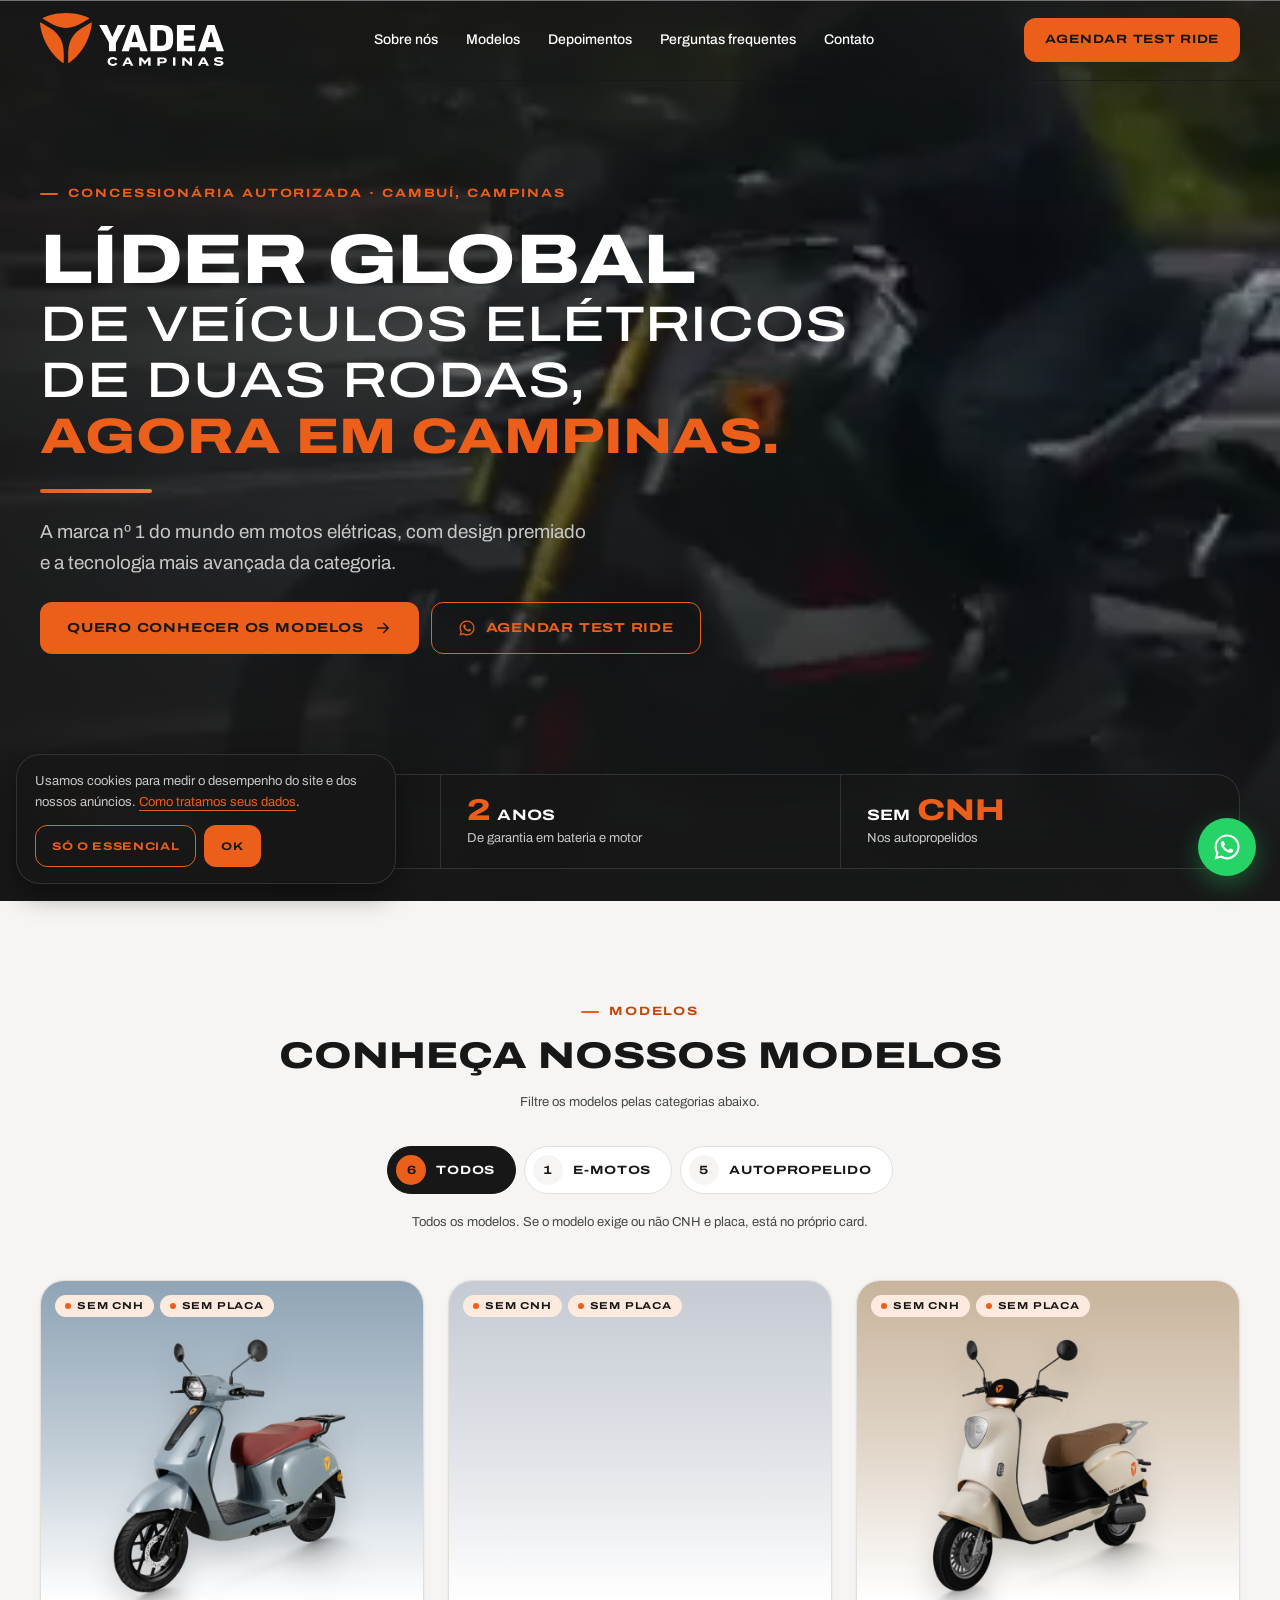
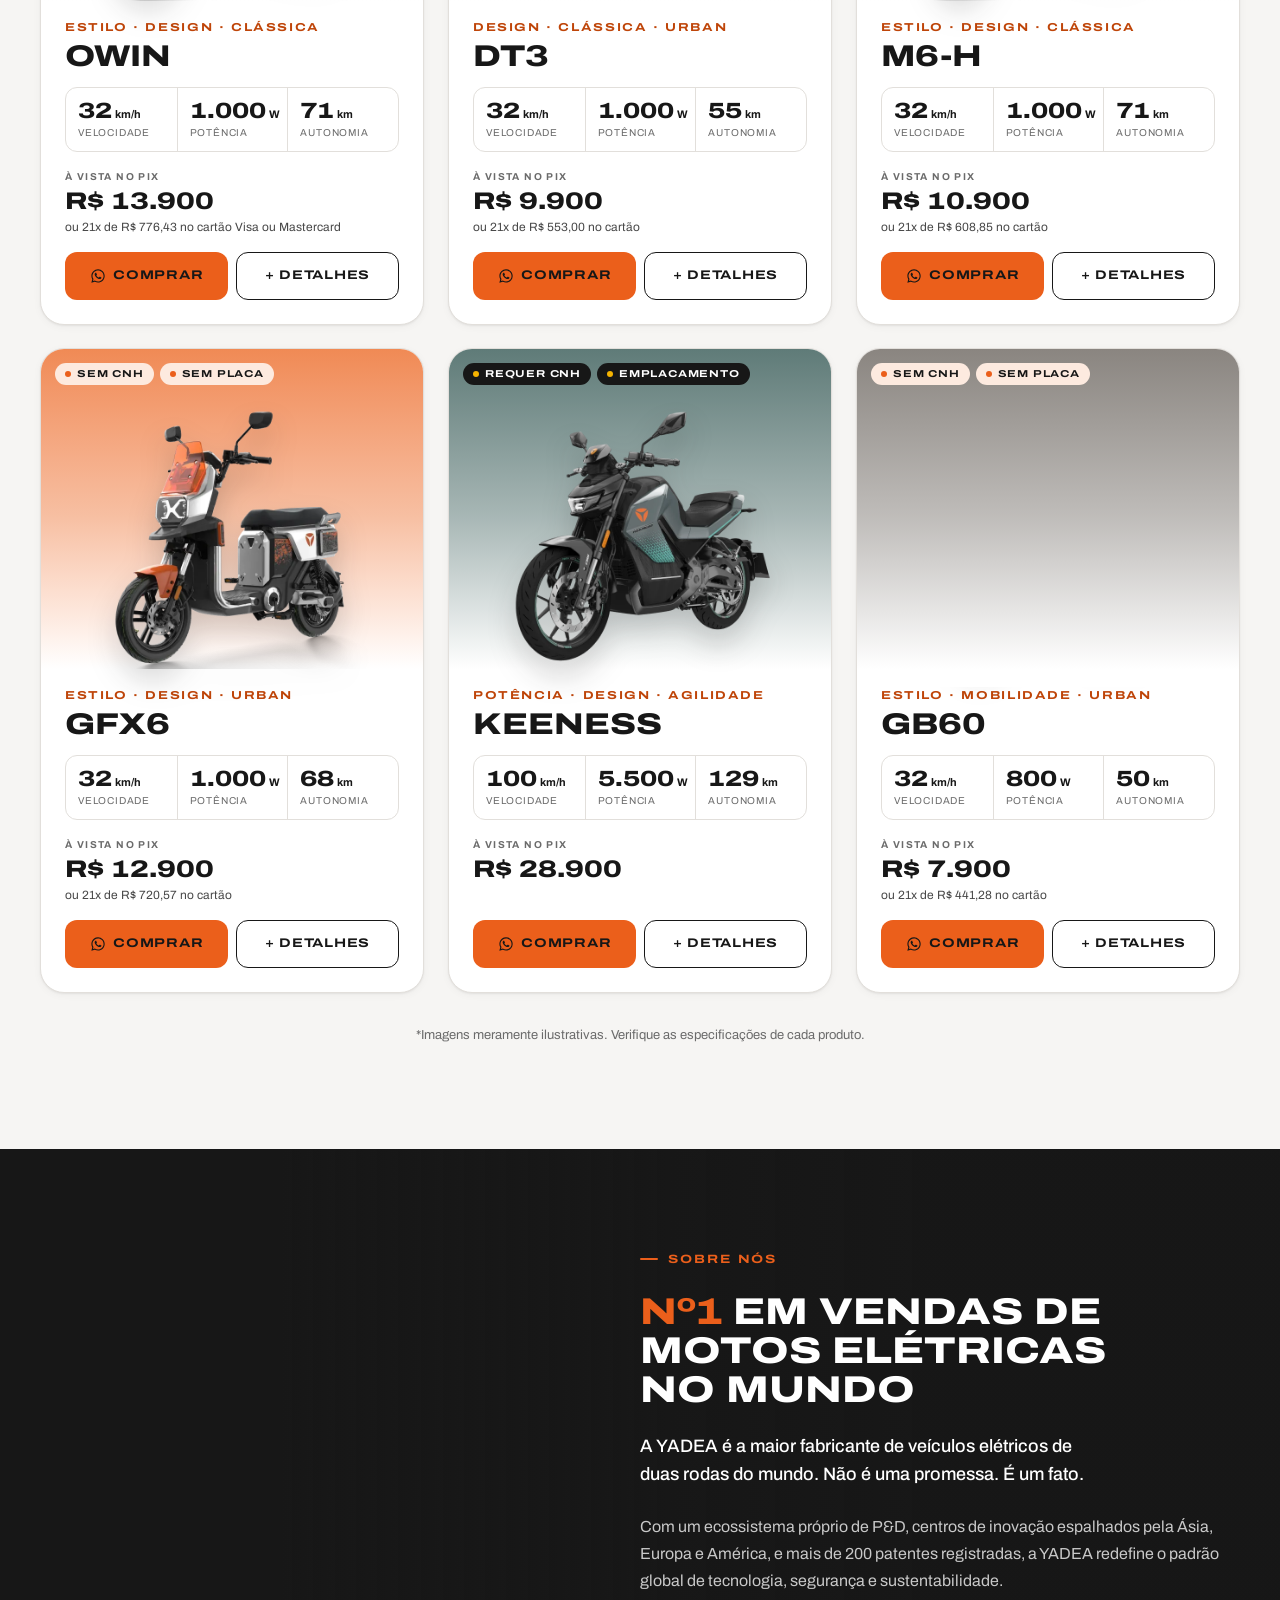
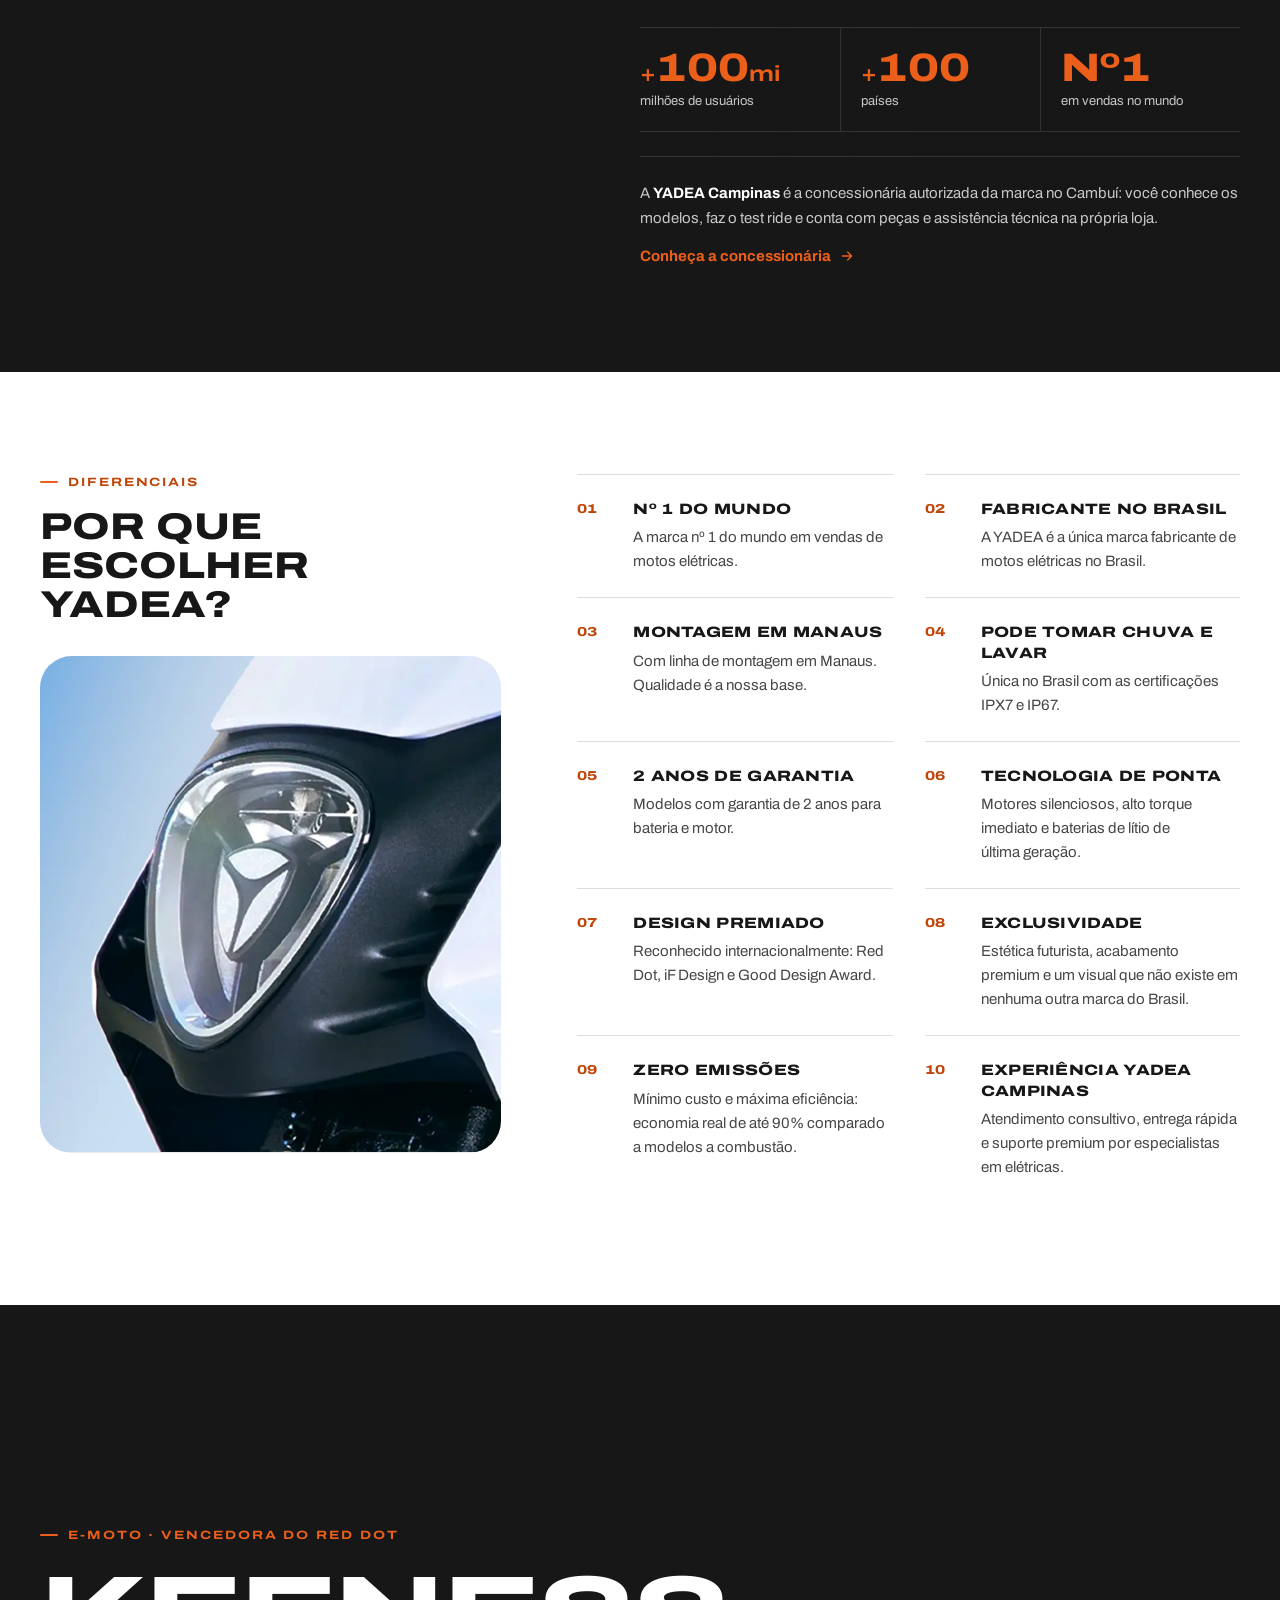
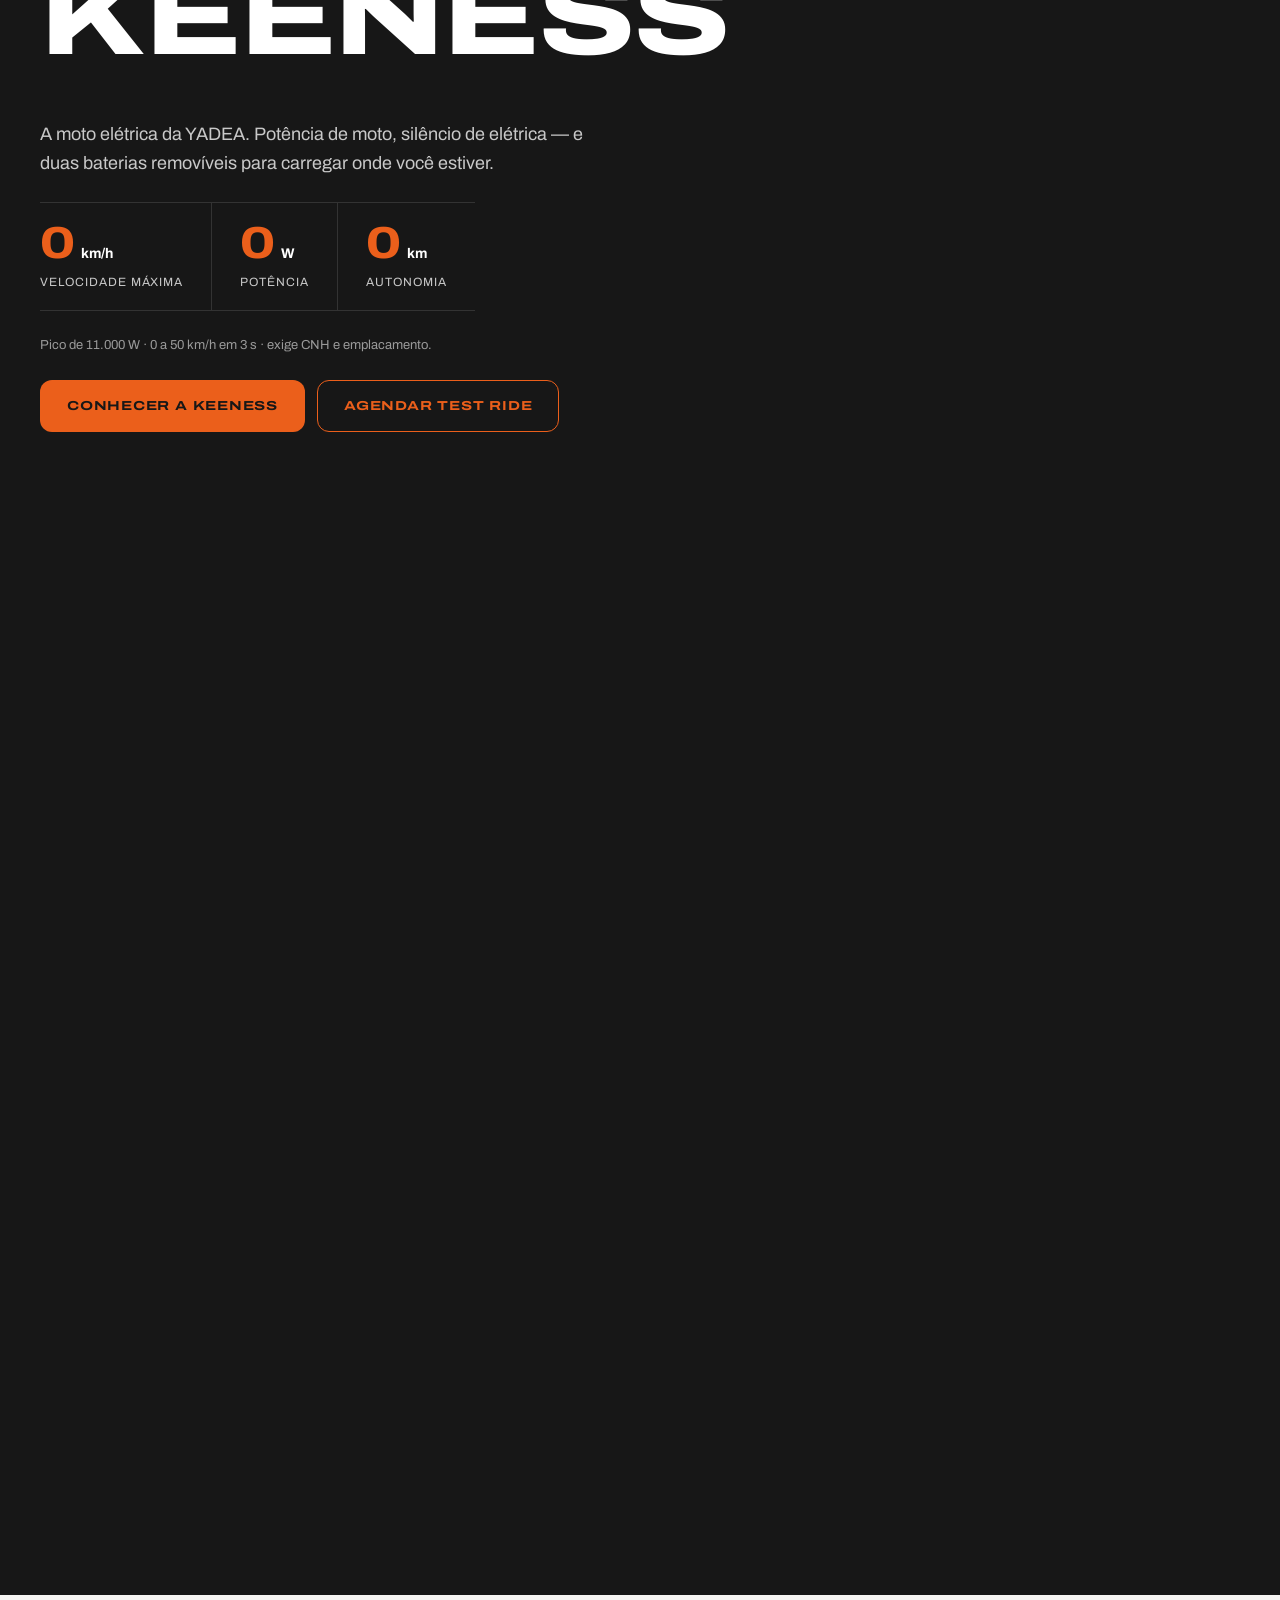
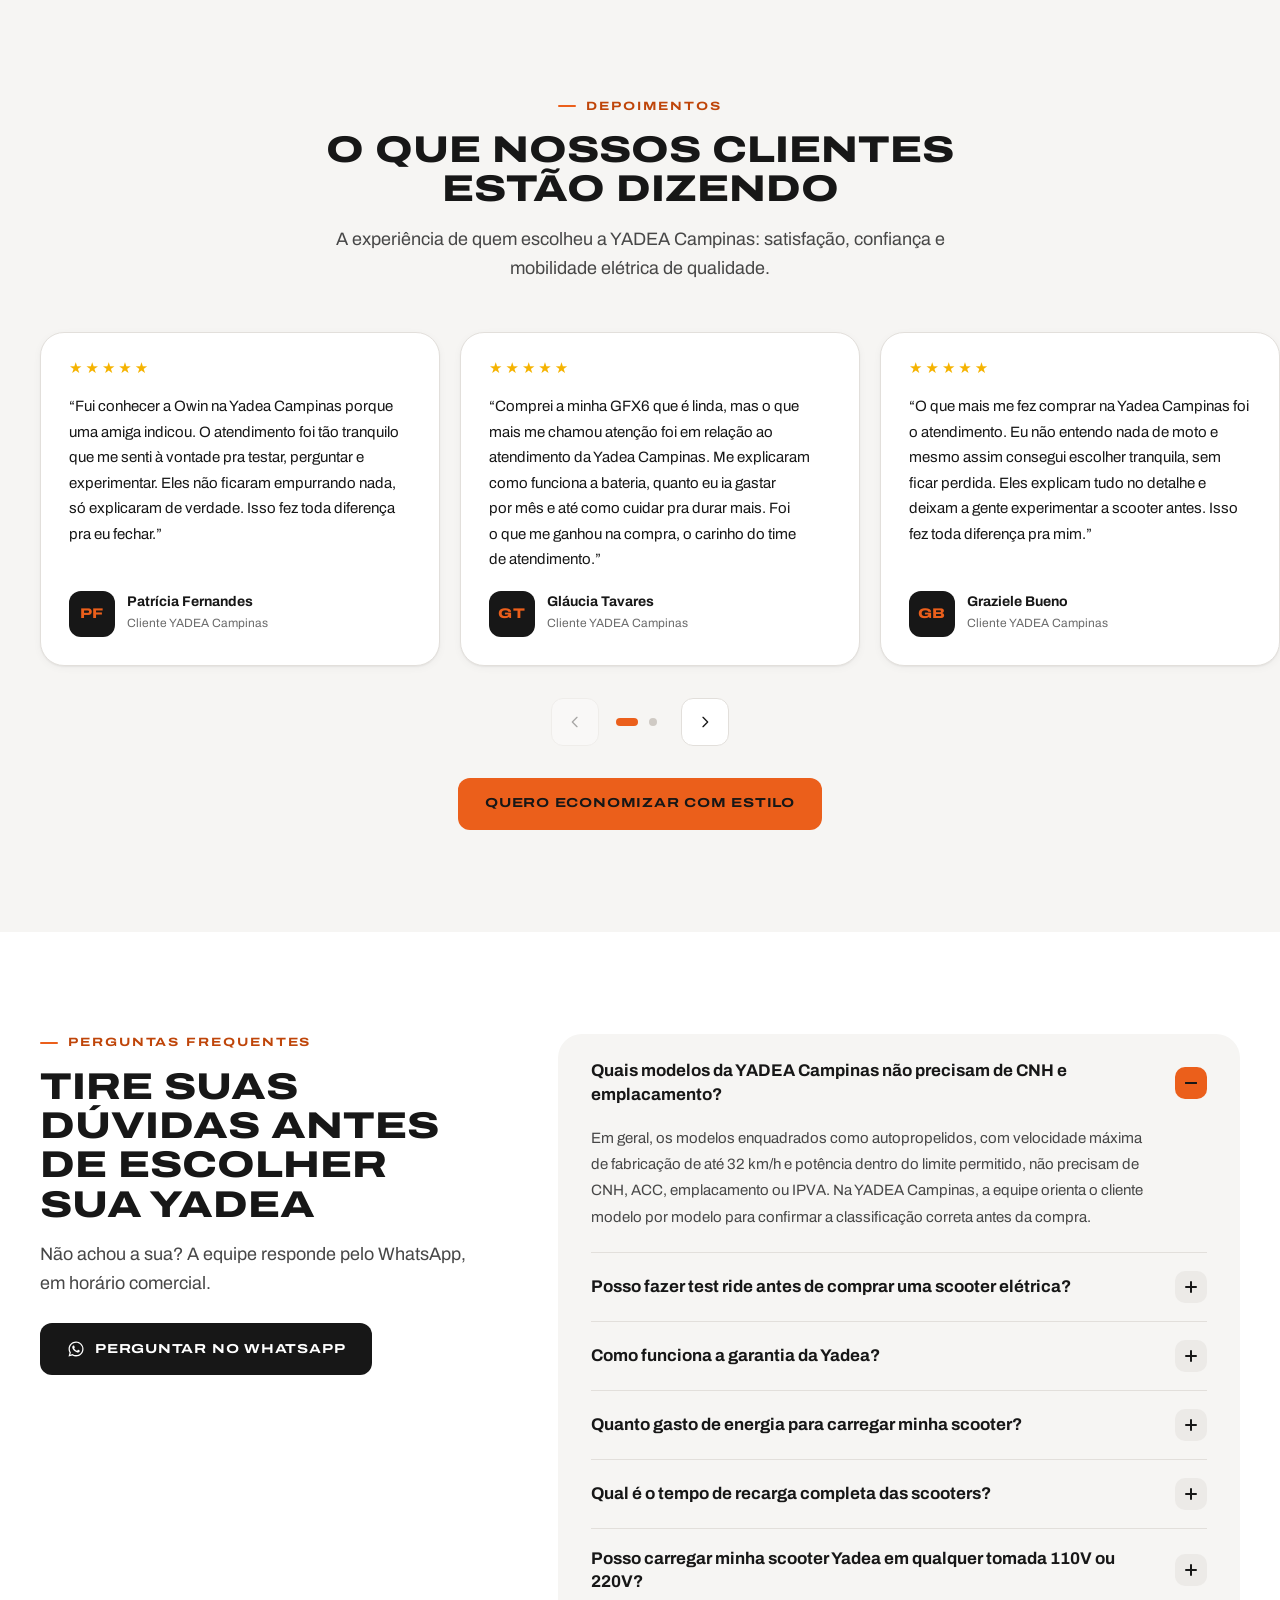
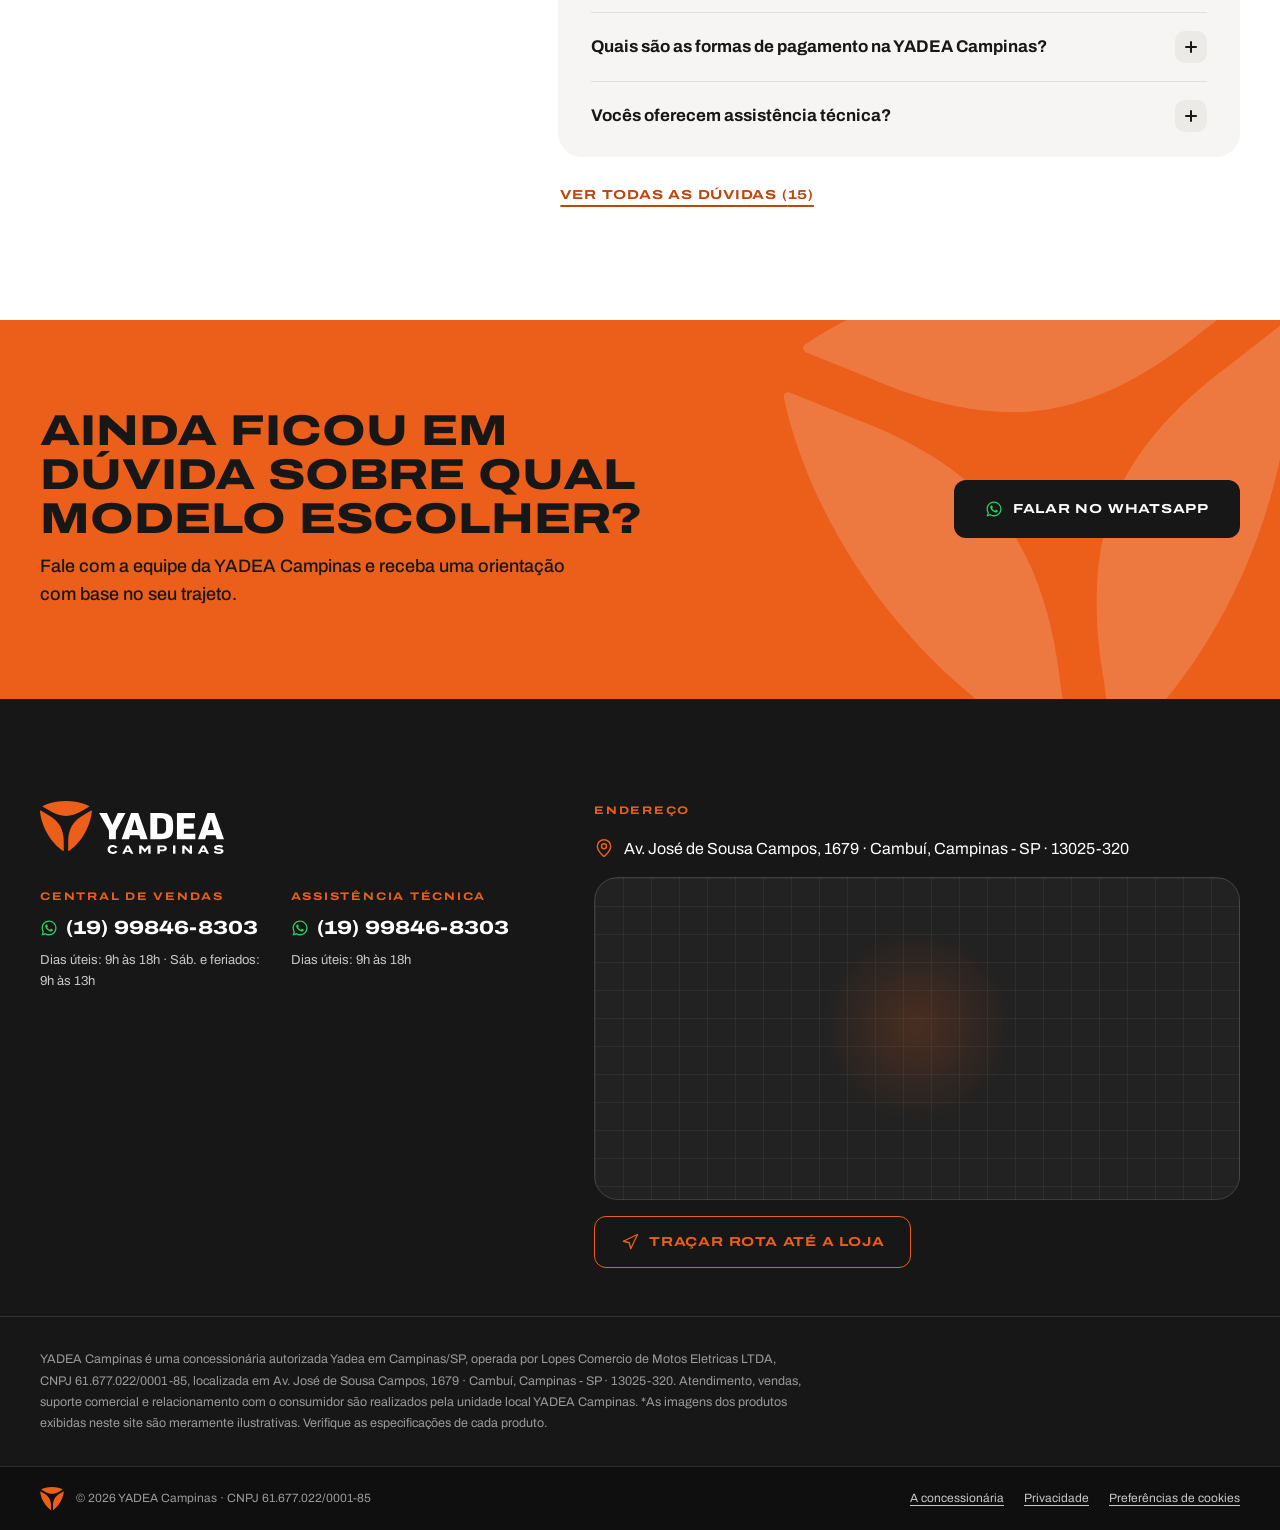
<file: index.html>
<!DOCTYPE html>
<html lang="pt-BR" data-ga4="" data-meta-pixel="" data-sem-servidor="1">
<head>
<meta charset="utf-8">
<meta name="viewport" content="width=device-width, initial-scale=1, viewport-fit=cover">
<title>YADEA Campinas | Moto e Scooter Elétrica em Cambuí</title>
<meta name="description" content="Concessionária autorizada YADEA no Cambuí, em Campinas: scooters elétricas sem CNH, a moto elétrica Keeness, test ride, assistência técnica e WhatsApp.">
<meta name="robots" content="noindex, nofollow">
<meta name="theme-color" content="#171717">
<link rel="canonical" href="https://yadeacampinas.com/">

<meta property="og:type" content="website">
<meta property="og:locale" content="pt_BR">
<meta property="og:site_name" content="YADEA Campinas">
<meta property="og:title" content="YADEA Campinas · Líder global em veículos elétricos de duas rodas, agora em Campinas">
<meta property="og:description" content="A marca nº 1 do mundo em motos elétricas. Scooters sem CNH, a moto elétrica Keeness e test ride na concessionária do Cambuí.">
<meta property="og:image" content="https://yadeacampinas.com/assets/img/social/yadea-campinas-compartilhamento.jpg">
<meta property="og:image:type" content="image/jpeg">
<meta property="og:image:width" content="1200">
<meta property="og:image:height" content="630">
<meta property="og:image:alt" content="Scooter elétrica YADEA e a assinatura YADEA Campinas sobre fundo grafite">
<meta name="twitter:card" content="summary_large_image">

<link rel="icon" href="favicon.ico" sizes="48x48">
<link rel="icon" href="assets/img/brand/icone-app-laranja.svg" type="image/svg+xml">
<link rel="apple-touch-icon" href="assets/img/brand/apple-touch-icon.png">

<template id="campanha-recursos">
<link rel="preload" as="image" href="assets/img/campanha/black-november-palco.webp" fetchpriority="high">
<link rel="preload" as="font" type="font/woff2" href="assets/fonts/barlow-condensed-900i-latin.woff2" crossorigin>
<link rel="preload" as="font" type="font/woff2" href="assets/fonts/dm-sans-latin-var.woff2" crossorigin>
<link rel="preload" as="image" href="assets/img/campanha/black-november-owin.webp" crossorigin>
<link rel="preload" as="image" href="assets/img/campanha/black-november-dt3.webp" crossorigin>
</template>
<script>
  (function (h) {
    if (!(Date.now() <= Date.parse('2026-11-30T23:59:59.999-03:00'))) return;
    h.classList.add('em-campanha');
    var t = document.getElementById('campanha-recursos');
    if (t && t.content) document.head.appendChild(t.content.cloneNode(true));
    if (window.matchMedia && matchMedia('(prefers-reduced-motion: reduce)').matches) return;
    h.classList.add('ybn-armado');
  })(document.documentElement);
</script>

<link rel="preload" href="assets/fonts/archivo-latin-var.woff2" as="font" type="font/woff2" crossorigin>
<link rel="stylesheet" href="assets/css/yadea.css?v=1.0.11">
<link rel="stylesheet" href="assets/css/campanha.css?v=1.0.11">

<link rel="preload" as="image" href="assets/img/hero/hero-poster.webp" media="(min-width: 761px)" fetchpriority="high">
<link rel="preload" as="image" href="assets/img/hero/hero-poster-vertical.webp" media="(max-width: 760px)" fetchpriority="high">

<script>
  (function (h) {
    h.classList.add('js');
    setTimeout(function () { if (!h.classList.contains('motion-ok')) h.classList.add('sem-anima'); }, 3500);
  })(document.documentElement);
</script>

<script src="assets/js/consent.js?v=1.0.11"></script>

<script>
  (function () {
    var id = document.documentElement.dataset.ga4;
    if (!id) return;
    var s = document.createElement('script');
    s.async = true;
    s.src = 'https://www.googletagmanager.com/gtag/js?id=' + id;
    document.head.appendChild(s);
    gtag('js', new Date());
    gtag('config', id, { send_page_view: false });
  })();
</script>

<script type="application/ld+json">{"@context":"https://schema.org","@type":"MotorcycleDealer","@id":"https://yadeacampinas.com/#loja","name":"YADEA Campinas","legalName":"Lopes Comercio de Motos Eletricas LTDA","taxID":"61.677.022/0001-85","description":"Concessionária autorizada YADEA no Cambuí, em Campinas: scooters elétricas sem CNH, a moto elétrica Keeness, test ride, assistência técnica e WhatsApp.","url":"https://yadeacampinas.com/","image":"https://yadeacampinas.com/assets/img/social/yadea-campinas-compartilhamento.jpg","logo":"https://yadeacampinas.com/assets/img/brand/logo-campinas-positivo.svg","telephone":"+55 19 99846-8303","brand":{"@type":"Brand","name":"YADEA"},"areaServed":{"@type":"City","name":"Campinas"},"address":{"@type":"PostalAddress","streetAddress":"Av. José de Sousa Campos, 1679","addressLocality":"Campinas","addressRegion":"SP","postalCode":"13025-320","addressCountry":"BR"},"hasMap":"https://www.google.com/maps/search/?api=1&query=YADEA%20Campinas%2C%20Av.%20Jos%C3%A9%20de%20Sousa%20Campos%2C%201679%2C%20Cambu%C3%AD%2C%20Campinas%20-%20SP%2C%2013025-320","openingHoursSpecification":[{"@type":"OpeningHoursSpecification","dayOfWeek":["Monday","Tuesday","Wednesday","Thursday","Friday"],"opens":"09:00","closes":"18:00"},{"@type":"OpeningHoursSpecification","dayOfWeek":["Saturday"],"opens":"09:00","closes":"13:00"}],"contactPoint":[{"@type":"ContactPoint","telephone":"+5519998468303","contactType":"sales","areaServed":"BR","availableLanguage":"Portuguese"},{"@type":"ContactPoint","telephone":"+5519998468303","contactType":"technical support","areaServed":"BR","availableLanguage":"Portuguese"}]}</script>
<script type="application/ld+json">{"@context":"https://schema.org","@type":"WebSite","@id":"https://yadeacampinas.com/#site","name":"YADEA Campinas","alternateName":"YADEA Campinas","url":"https://yadeacampinas.com/","inLanguage":"pt-BR","publisher":{"@id":"https://yadeacampinas.com/#loja"}}</script>
<script type="application/ld+json">{"@context":"https://schema.org","@type":"FAQPage","mainEntity":[{"@type":"Question","name":"Quais modelos da YADEA Campinas não precisam de CNH e emplacamento?","acceptedAnswer":{"@type":"Answer","text":"Em geral, os modelos enquadrados como autopropelidos, com velocidade máxima de fabricação de até 32 km/h e potência dentro do limite permitido, não precisam de CNH, ACC, emplacamento ou IPVA. Na YADEA Campinas, a equipe orienta o cliente modelo por modelo para confirmar a classificação correta antes da compra."}},{"@type":"Question","name":"Posso fazer test ride antes de comprar uma scooter elétrica?","acceptedAnswer":{"@type":"Answer","text":"Sim. O test ride é uma das melhores formas de escolher o modelo certo, principalmente para quem nunca usou uma scooter elétrica. Durante o teste, você consegue avaliar conforto, altura do banco, aceleração, estabilidade, frenagem, peso, ergonomia e sensação de segurança no uso real."}},{"@type":"Question","name":"Como funciona a garantia da Yadea?","acceptedAnswer":{"@type":"Answer","text":"A Yadea oferece uma garantia completa para a sua tranquilidade: são 2 anos de garantia para a bateria, 2 anos de garantia para o motor e 1 ano de garantia para os componentes elétricos."}},{"@type":"Question","name":"Quanto gasto de energia para carregar minha scooter?","acceptedAnswer":{"@type":"Answer","text":"O custo médio de uma recarga completa fica entre R$ 0,80 e R$ 2,00, dependendo do modelo e da tarifa de energia da sua região. É muito mais econômico do que gasolina."}},{"@type":"Question","name":"Qual é o tempo de recarga completa das scooters?","acceptedAnswer":{"@type":"Answer","text":"Depende do modelo, mas em média: autopropelidos, de 5 a 6 horas; scooters de maior potência, de 6 a 8 horas."}},{"@type":"Question","name":"Posso carregar minha scooter Yadea em qualquer tomada 110V ou 220V?","acceptedAnswer":{"@type":"Answer","text":"Sim. Os carregadores da Yadea são bivolt automáticos, compatíveis com 110V e 220V."}},{"@type":"Question","name":"Quais são as formas de pagamento na YADEA Campinas?","acceptedAnswer":{"@type":"Answer","text":"Oferecemos Pix, cartão de crédito (parcelamento sem juros em algumas opções), financiamento, carteira digital e consórcio (para modelos que exigem documentação)."}},{"@type":"Question","name":"Vocês oferecem assistência técnica?","acceptedAnswer":{"@type":"Answer","text":"Sim! A YADEA Campinas conta com assistência técnica autorizada na própria loja, com equipe especializada e treinada pela marca para realizar manutenção e suporte em scooters elétricas Yadea, garantindo segurança, qualidade e tranquilidade no pós-venda."}},{"@type":"Question","name":"Como escolher entre GB60, M6-H, Owin, DT3, GFX6 e Keeness?","acceptedAnswer":{"@type":"Answer","text":"Se sua prioridade é praticidade urbana, economia e deslocamento diário, modelos como GB60, M6-H, Owin, DT3 e GFX6 podem ser boas opções dentro da proposta de mobilidade elétrica urbana. Se você busca mais performance, maior velocidade e uma experiência mais próxima de uma moto elétrica robusta, a Keeness pode fazer mais sentido. A melhor escolha é comparar autonomia, potência, conforto, necessidade de documentação e tipo de trajeto."}},{"@type":"Question","name":"A Yadea possui modelos homologados no Brasil?","acceptedAnswer":{"@type":"Answer","text":"Sim. Os modelos que ultrapassam os limites de autopropelidos passam por homologação completa no Inmetro e Denatran, atendendo às normas nacionais de segurança. O cliente recebe o documento necessário para realizar o primeiro emplacamento."}},{"@type":"Question","name":"Scooter elétrica aguenta subida em Campinas?","acceptedAnswer":{"@type":"Answer","text":"Sim, mas o desempenho em subida depende da potência do motor, do peso do condutor, da inclinação da via e da carga da bateria. Para regiões com ladeiras ou trajetos mais exigentes, é recomendável escolher um modelo com mais torque e testar a scooter em um test ride antes de fechar a compra."}},{"@type":"Question","name":"As scooters Yadea são resistentes à chuva?","acceptedAnswer":{"@type":"Answer","text":"Sim. Os modelos possuem proteção IP (varia por modelo), permitindo uso em chuva leve. Recomenda-se evitar alagamentos ou chuva extrema."}},{"@type":"Question","name":"A bateria de lítio da scooter elétrica é removível?","acceptedAnswer":{"@type":"Answer","text":"Alguns modelos contam com bateria removível, o que facilita a recarga em casa, no apartamento ou no trabalho. Isso é especialmente útil para quem não tem tomada na garagem. Antes de escolher o modelo, confirme com a YADEA Campinas se a versão desejada possui bateria removível e qual é o procedimento correto de retirada, transporte e carregamento."}},{"@type":"Question","name":"Scooter elétrica pode andar na rua, ciclovia ou calçada?","acceptedAnswer":{"@type":"Answer","text":"A circulação depende do tipo de veículo e das regras locais da via. Bicicletas elétricas e autopropelidos costumam seguir regras semelhantes às das bicicletas, respeitando ciclovias, ciclofaixas e limites de velocidade. Em áreas de pedestres, a circulação só deve ocorrer quando permitida pelo órgão responsável e em baixa velocidade. Ciclomotores, por outro lado, não devem circular em calçadas ou ciclovias."}},{"@type":"Question","name":"Onde comprar scooter elétrica Yadea em Campinas?","acceptedAnswer":{"@type":"Answer","text":"A YADEA Campinas atende na Av. José de Sousa Campos, 1679, Cambuí, em Campinas/SP. Na unidade, você pode conhecer os modelos, tirar dúvidas sobre legislação, autonomia e manutenção, além de agendar um test ride para experimentar a scooter antes de comprar."}}]}</script>
<script type="application/ld+json">{"@context":"https://schema.org","@type":"ItemList","name":"Modelos YADEA Campinas","itemListElement":[{"@type":"ListItem","position":1,"url":"https://yadeacampinas.com/modelos-de-motos/owin/","name":"YADEA Owin"},{"@type":"ListItem","position":2,"url":"https://yadeacampinas.com/modelos-de-motos/dt3/","name":"YADEA DT3"},{"@type":"ListItem","position":3,"url":"https://yadeacampinas.com/modelos-de-motos/m6-h/","name":"YADEA M6-H"},{"@type":"ListItem","position":4,"url":"https://yadeacampinas.com/modelos-de-motos/gfx6/","name":"YADEA GFX6"},{"@type":"ListItem","position":5,"url":"https://yadeacampinas.com/modelos-de-motos/keeness/","name":"YADEA Keeness"},{"@type":"ListItem","position":6,"url":"https://yadeacampinas.com/modelos-de-motos/gb60/","name":"YADEA GB60"}]}</script>
</head>
<body>
<a class="u-skip" href="#conteudo">Pular para o conteúdo</a>

<svg width="0" height="0" aria-hidden="true" focusable="false" style="position:absolute">
  <symbol id="i-whats" viewBox="0 0 24 24" fill="currentColor">
    <path d="M12.04 2c-5.5 0-9.97 4.47-9.97 9.97 0 1.76.46 3.48 1.34 5L2 22l5.16-1.35a9.93 9.93 0 0 0 4.88 1.25h.01c5.5 0 9.97-4.47 9.97-9.97 0-2.66-1.04-5.17-2.92-7.05A9.9 9.9 0 0 0 12.04 2Zm0 18.15h-.01a8.27 8.27 0 0 1-4.21-1.15l-.3-.18-3.13.82.84-3.05-.2-.31a8.24 8.24 0 0 1-1.26-4.41c0-4.57 3.72-8.29 8.29-8.29 2.21 0 4.29.86 5.86 2.43a8.24 8.24 0 0 1 2.43 5.87c0 4.57-3.72 8.27-8.31 8.27Zm4.55-6.2c-.25-.13-1.47-.73-1.7-.81-.23-.08-.4-.13-.56.13-.17.25-.64.81-.79.98-.14.17-.29.19-.54.06-.25-.12-1.05-.39-2-1.23-.74-.66-1.24-1.47-1.38-1.72-.15-.25-.02-.39.11-.51.11-.11.25-.29.37-.44.13-.14.17-.25.25-.41.09-.17.04-.31-.02-.44-.06-.12-.56-1.35-.77-1.85-.2-.48-.41-.42-.56-.43h-.48c-.17 0-.44.06-.66.31-.23.25-.87.85-.87 2.08s.89 2.41 1.02 2.58c.12.17 1.75 2.67 4.24 3.75.59.25 1.05.4 1.41.52.59.19 1.13.16 1.56.1.47-.07 1.47-.6 1.68-1.18.2-.58.2-1.07.15-1.18-.06-.1-.23-.17-.48-.29Z"/>
  </symbol>
  <symbol id="i-seta" viewBox="0 0 24 24" fill="none" stroke="currentColor" stroke-width="2" stroke-linecap="round" stroke-linejoin="round"><path d="m9 5 7 7-7 7"/></symbol>
  <symbol id="i-flecha" viewBox="0 0 24 24" fill="none" stroke="currentColor" stroke-width="2" stroke-linecap="round" stroke-linejoin="round"><path d="M5 12h14M13 6l6 6-6 6"/></symbol>
  <symbol id="i-x" viewBox="0 0 24 24" fill="none" stroke="currentColor" stroke-width="2" stroke-linecap="round" stroke-linejoin="round"><path d="M18 6 6 18M6 6l12 12"/></symbol>
  <symbol id="i-pino" viewBox="0 0 24 24" fill="none" stroke="currentColor" stroke-width="1.75" stroke-linecap="round" stroke-linejoin="round"><path d="M20 10c0 4.99-5.54 10.19-7.4 11.8a1 1 0 0 1-1.2 0C9.54 20.19 4 14.99 4 10a8 8 0 0 1 16 0"/><circle cx="12" cy="10" r="3"/></symbol>
  <symbol id="i-rota" viewBox="0 0 24 24" fill="none" stroke="currentColor" stroke-width="1.75" stroke-linecap="round" stroke-linejoin="round"><path d="M3 11 22 2l-9 19-2-8-8-2z"/></symbol>
  <symbol id="i-relogio" viewBox="0 0 24 24" fill="none" stroke="currentColor" stroke-width="1.75" stroke-linecap="round" stroke-linejoin="round"><circle cx="12" cy="12" r="9"/><path d="M12 7v5l3 2"/></symbol>
  <symbol id="i-chave" viewBox="0 0 24 24" fill="none" stroke="currentColor" stroke-width="1.75" stroke-linecap="round" stroke-linejoin="round"><path d="M14.7 6.3a1 1 0 0 0 0 1.4l1.6 1.6a1 1 0 0 0 1.4 0l3.77-3.77a6 6 0 0 1-7.94 7.94l-6.91 6.91a2.12 2.12 0 0 1-3-3l6.91-6.91a6 6 0 0 1 7.94-7.94l-3.76 3.76z"/></symbol>
  <symbol id="i-check" viewBox="0 0 24 24" fill="none" stroke="currentColor" stroke-width="2.4" stroke-linecap="round" stroke-linejoin="round"><path d="M20 6 9 17l-5-5"/></symbol>
  <symbol id="i-alerta" viewBox="0 0 24 24" fill="none" stroke="currentColor" stroke-width="2.4" stroke-linecap="round" stroke-linejoin="round"><path d="M12 7v6M12 17h.01"/></symbol>
  <symbol id="i-escudo" viewBox="0 0 24 24" fill="none" stroke="currentColor" stroke-width="1.75" stroke-linecap="round" stroke-linejoin="round"><path d="M20 13c0 5-3.5 7.5-7.66 8.95a1 1 0 0 1-.67-.01C7.5 20.5 4 18 4 13V6a1 1 0 0 1 1-1c2 0 4.5-1.2 6.24-2.72a1.17 1.17 0 0 1 1.52 0C14.51 3.81 17 5 19 5a1 1 0 0 1 1 1z"/><path d="m9 12 2 2 4-4"/></symbol>
  <symbol id="i-instagram" viewBox="0 0 24 24" fill="none" stroke="currentColor" stroke-width="1.75" stroke-linecap="round" stroke-linejoin="round"><rect x="2.5" y="2.5" width="19" height="19" rx="5"/><path d="M16 11.37A4 4 0 1 1 12.63 8 4 4 0 0 1 16 11.37Z"/><path d="M17.5 6.5h.01"/></symbol>
</svg>

<header class="header" id="header">
  <div class="u-container header__barra">
    <a class="header__logo" href="#topo" aria-label="YADEA Campinas, ir para o início">
      <img src="assets/img/brand/logo-campinas-negativo.svg" alt="YADEA Campinas" width="184" height="54">
    </a>

    <nav class="header__nav" aria-label="Navegação principal">
      <a class="header__link" href="#sobre">Sobre nós</a>
      <a class="header__link" href="#modelos">Modelos</a>
      <a class="header__link" href="#depoimentos">Depoimentos</a>
      <a class="header__link" href="#perguntas">Perguntas frequentes</a>
      <a class="header__link" href="#contato">Contato</a>
    </nav>

    <div class="header__acoes">
      <a class="btn btn--primario btn--desktop" data-whats="testRideGeral" data-origem="header_testride" href="https://api.whatsapp.com/send?phone=5519998468303&amp;text=Ol%C3%A1!%20Vim%20pelo%20site%20e%20gostaria%20de%20agendar%20um%20test%20ride%20na%20YADEA%20Campinas." target="_blank" rel="noopener">Agendar test ride</a>
      <button class="header__toggle" type="button" id="menu-toggle" aria-expanded="false" aria-controls="menu">
        <span class="header__toggle-icone" aria-hidden="true"><span></span><span></span><span></span></span>
        <span class="header__toggle-rotulo" aria-hidden="true"><span>Menu</span><span>Fechar</span></span>
        <span class="u-visually-hidden">Abrir menu de navegação</span>
      </button>
    </div>
  </div>
</header>

<div class="menu" id="menu" aria-hidden="true">
  <div class="menu__cortina menu__cortina--1" aria-hidden="true"></div>
  <div class="menu__cortina menu__cortina--2" aria-hidden="true"></div>
  <nav class="menu__painel" aria-label="Navegação mobile" data-lenis-prevent>
    <ul class="menu__lista">
      <li class="menu__item-wrap"><a class="menu__item" href="#sobre"><span class="menu__numero">01</span>Sobre nós</a></li>
      <li class="menu__item-wrap"><a class="menu__item" href="#modelos"><span class="menu__numero">02</span>Modelos</a></li>
      <li class="menu__item-wrap"><a class="menu__item" href="#depoimentos"><span class="menu__numero">03</span>Depoimentos</a></li>
      <li class="menu__item-wrap"><a class="menu__item" href="#perguntas"><span class="menu__numero">04</span>Perguntas</a></li>
      <li class="menu__item-wrap"><a class="menu__item" href="#contato"><span class="menu__numero">05</span>Contato</a></li>
    </ul>
    <div class="menu__rodape">
      <div class="menu__contato">
        <strong data-config="whatsapp.numero">(19) 99846-8303</strong>
        <span data-horarios="vendas"></span>
      </div>
      <a class="btn btn--primario" data-whats="testRideGeral" data-origem="menu_testride" href="https://api.whatsapp.com/send?phone=5519998468303&amp;text=Ol%C3%A1!%20Vim%20pelo%20site%20e%20gostaria%20de%20agendar%20um%20test%20ride%20na%20YADEA%20Campinas." target="_blank" rel="noopener">Agendar test ride</a>
    </div>
  </nav>
</div>

<main id="conteudo">
  <span id="topo"></span>

    <section class="ybn" aria-labelledby="ybn-titulo">
    <svg width="0" height="0" aria-hidden="true" focusable="false" style="position:absolute">
      <defs>
        <radialGradient id="ybn-selo-fundo" cx="45%" cy="40%" r="75%">
          <stop offset="0" stop-color="#1a0703"/><stop offset=".5" stop-color="#2a0c04"/><stop offset=".78" stop-color="#551a06"/><stop offset=".93" stop-color="#8a2c0a"/><stop offset="1" stop-color="#c2470f"/>
        </radialGradient>
      </defs>
    </svg>

    <div class="ybn__fundo" aria-hidden="true"><div class="ybn__palco"></div></div>
    <div class="ybn__apagao" aria-hidden="true"></div>

    <div class="ybn__area">
      <div class="ybn__cena">
        <div class="ybn__p ybn__onze ybn__a" aria-hidden="true">11</div>

        <div class="ybn__p ybn__p--titulo">
          <div class="ybn__flash" aria-hidden="true"></div>
          <div class="ybn__flare" aria-hidden="true"></div>
          <div class="ybn__faiscas" aria-hidden="true"></div>
          <div class="ybn__a">
            <p class="ybn__eyebrow"><span>YADEA Campinas · <span class="ybn__prazo">Válido até <time datetime="2026-11-30">30/11</time></span></span></p>
            <h1 class="ybn__titulo" id="ybn-titulo"><span class="ybn__black">Black</span> <span class="ybn__november">November.</span></h1>
            <p class="ybn__sub">Seu próximo passo é elétrico. <strong>Até R$ 4.000 de desconto</strong> em quatro modelos, à vista no Pix.</p>
          </div>
        </div>

        <div class="ybn__p ybn__p--a">
          <div class="ybn__a ybn__moto">
            <div class="ybn__sombra" aria-hidden="true"></div>
            <img class="ybn__img" src="assets/img/campanha/black-november-owin.webp" alt="Scooter elétrica YADEA Owin cinza" width="1000" height="836" loading="lazy" decoding="async" crossorigin="anonymous">
            <span class="ybn__brilho ybn__brilho--moto" aria-hidden="true" style="-webkit-mask-image:url(assets/img/campanha/black-november-owin.webp);mask-image:url(assets/img/campanha/black-november-owin.webp)"></span>
          </div>
        </div>

        <div class="ybn__p ybn__p--b">
          <div class="ybn__a ybn__moto">
            <div class="ybn__sombra" aria-hidden="true"></div>
            <img class="ybn__img" src="assets/img/campanha/black-november-dt3.webp" alt="Scooter elétrica YADEA DT3 branca" width="1000" height="838" loading="lazy" decoding="async" crossorigin="anonymous">
            <span class="ybn__brilho ybn__brilho--moto" aria-hidden="true" style="-webkit-mask-image:url(assets/img/campanha/black-november-dt3.webp);mask-image:url(assets/img/campanha/black-november-dt3.webp)"></span>
          </div>
        </div>

        <div class="ybn__p ybn__p--selo-a">
          <div class="ybn__a">
            <div class="ybn-selo">
              <svg class="ybn-selo__placa" viewBox="0 0 1000 380" aria-hidden="true" focusable="false"><path d="M36 6H872Q900 6 900 34V70Q900 98 928 98H966Q994 98 994 126V346Q994 374 966 374H34Q6 374 6 346V34Q6 6 36 6Z" fill="url(#ybn-selo-fundo)" stroke="#ffb38a" stroke-width="9"/></svg>
              <p class="ybn-selo__texto"><span class="ybn-selo__topo">Owin com</span> <span class="ybn-selo__linha"><span class="ybn-selo__valor">R$ 4.000</span> <span class="ybn-selo__fim">off</span></span></p>
              <span class="ybn__brilho ybn__brilho--selo" aria-hidden="true"></span>
            </div>
          </div>
        </div>

        <div class="ybn__p ybn__p--selo-b">
          <div class="ybn__a">
            <div class="ybn-selo">
              <svg class="ybn-selo__placa" viewBox="0 0 1000 380" aria-hidden="true" focusable="false"><path d="M36 6H872Q900 6 900 34V70Q900 98 928 98H966Q994 98 994 126V346Q994 374 966 374H34Q6 374 6 346V34Q6 6 36 6Z" fill="url(#ybn-selo-fundo)" stroke="#ffb38a" stroke-width="9"/></svg>
              <p class="ybn-selo__texto"><span class="ybn-selo__topo">DT3 com</span> <span class="ybn-selo__linha"><span class="ybn-selo__valor">R$ 2.000</span> <span class="ybn-selo__fim">off</span></span></p>
              <span class="ybn__brilho ybn__brilho--selo" aria-hidden="true"></span>
            </div>
          </div>
        </div>

        <div class="ybn__p ybn__p--cta">
          <div class="ybn__a">
            <a class="ybn__cta" data-whats="black" data-origem="hero_black" href="https://api.whatsapp.com/send?phone=5519998468303&amp;text=Ol%C3%A1!%20Vim%20pelo%20site%20e%20quero%20aproveitar%20a%20Black%20November%20YADEA%20(Owin%20%2F%20DT3)." target="_blank" rel="noopener" aria-label="Quero minha YADEA na Black November: falar no WhatsApp da loja (abre em nova aba)">
              <span class="ybn__cta-corpo">
                <span class="ybn__cta-textos">
                  <span class="ybn__cta-titulo">Quero minha Yadea</span>
                  <span class="ybn__cta-sub">Falar no WhatsApp da loja</span>
                </span>
                <span class="ybn__cta-icone" aria-hidden="true"><svg viewBox="0 0 24 24" fill="none" stroke="currentColor" stroke-width="2.4" stroke-linecap="round" stroke-linejoin="round" focusable="false"><path d="M5 12h14m-6-6 6 6-6 6"/></svg></span>
                <span class="ybn__brilho ybn__brilho--cta" aria-hidden="true"></span>
              </span>
              <svg class="ybn__neon" viewBox="0 0 100 100" preserveAspectRatio="none" aria-hidden="true" focusable="false">
                <path class="ybn__neon-traco" pathLength="100" d="M0 0H96L100 6V100H0Z"/>
                <path class="ybn__neon-cometa" pathLength="100" d="M0 0H96L100 6V100H0Z"/>
              </svg>
            </a>
            <p class="ybn__outros">Também em oferta: <span>M6-H e GB60 com até R$ 1.000 off</span></p>
          </div>
        </div>
      </div>
    </div>
  </section>
  <script>
    (function () {
      'use strict';
      var ESPERA_MAX_MS = 2500;
      var TARDE_MS = 4500;
      var FIM_MS = 4400;
      var inicio = performance.now();
      var html = document.documentElement;
      var raiz = document.querySelector('.ybn');
      if (!raiz || !html.classList.contains('em-campanha')) return;

      function desarmar() {
        html.classList.remove('ybn-armado');
        raiz.classList.remove('is-tocando');
      }

      function criarFaiscas() {
        var caixa = raiz.querySelector('.ybn__faiscas');
        if (!caixa || caixa.firstChild) return;
        var semente = 7;
        function sorte() { semente = (semente * 16807) % 2147483647; return semente / 2147483647; }
        for (var i = 0; i < 22; i++) {
          var x = 12 + sorte() * 76;
          var y = 22 + sorte() * 46;
          var ang = Math.atan2(y - 45, x - 50) + (sorte() - 0.5) * 1.1;
          var dist = 30 + sorte() * 80;
          var tam = (2 + sorte() * 3.5).toFixed(1);
          var f = document.createElement('span');
          if (i % 3 === 0) f.className = 'is-clara';
          f.style.cssText = 'left:' + x + '%;top:' + y + '%;width:' + tam + 'px;height:' + tam + 'px;'
            + '--dx:' + (Math.cos(ang) * dist).toFixed(1) + 'px;--dy:' + (Math.sin(ang) * dist - 10).toFixed(1) + 'px;'
            + 'animation-duration:' + Math.round(700 + sorte() * 600) + 'ms;animation-delay:' + Math.round(1030 + sorte() * 160) + 'ms';
          caixa.appendChild(f);
        }
      }

      function decodificar(img) {
        return img.decode ? img.decode().catch(function () {}) : Promise.resolve();
      }

      function pronto() {
        var esperas = Array.prototype.map.call(raiz.querySelectorAll('img'), decodificar);
        var palco = raiz.querySelector('.ybn__palco');
        var url = palco && getComputedStyle(palco).backgroundImage.match(/url\(["']?(.*?)["']?\)/);
        if (url) {
          var img = new Image();
          img.src = url[1];
          esperas.push(decodificar(img));
        }
        if (document.fonts && document.fonts.load) {
          ['italic 900 1em "Barlow Condensed"', '500 1em "DM Sans"', '800 1em "DM Sans"'].forEach(function (fonte) {
            esperas.push(document.fonts.load(fonte).catch(function () {}));
          });
        }
        var todas = Promise.all(esperas).then(function () { return true; });
        var limite = new Promise(function (ok) { setTimeout(function () { ok(false); }, ESPERA_MAX_MS); });
        return Promise.race([todas, limite]);
      }

      function quandoVisivel(fn) {
        function observar() {
          if (!('IntersectionObserver' in window)) { fn(); return; }
          var io = new IntersectionObserver(function (entradas) {
            if (entradas.some(function (e) { return e.isIntersecting; })) { io.disconnect(); fn(); }
          }, { threshold: 0.2 });
          io.observe(raiz);
        }
        if (document.visibilityState !== 'hidden') { observar(); return; }
        document.addEventListener('visibilitychange', function aoVoltar() {
          if (document.visibilityState === 'hidden') return;
          document.removeEventListener('visibilitychange', aoVoltar);
          observar();
        });
      }

      function tocar() {
        if (!html.classList.contains('ybn-armado')) return;
        if (performance.now() - inicio > TARDE_MS) { desarmar(); return; }
        raiz.classList.add('is-tocando');
        setTimeout(desarmar, FIM_MS);
      }

      try {
        if (window.matchMedia && matchMedia('(prefers-reduced-motion: reduce)').matches) { desarmar(); return; }
        if (!html.classList.contains('ybn-armado')) return;
        criarFaiscas();
        quandoVisivel(function () {
          pronto().then(function (aTempo) { if (aTempo) tocar(); else desarmar(); }, desarmar);
        });
      } catch (erro) {
        desarmar();
      }
    })();
  </script>
  
  <section class="hero" aria-labelledby="hero-titulo">
    <div class="hero__midia" aria-hidden="true">
      <picture>
        <source media="(max-width: 760px)" srcset="assets/img/hero/hero-poster-vertical.webp" width="324" height="576">
        <img src="assets/img/hero/hero-poster.webp" alt="" width="1024" height="576" fetchpriority="high" decoding="async">
      </picture>
      <video id="hero-video" muted loop playsinline preload="none"
             data-src="assets/video/hero-yadea.mp4" data-src-celular="assets/video/hero-yadea-vertical.mp4"></video>
    </div>
    <div class="hero__scrim" aria-hidden="true"></div>

    <div class="u-container">
      <div class="hero__conteudo">
        <p class="eyebrow eyebrow--escuro hero__eyebrow" data-anima><span>Concessionária autorizada<span class="hero__local"> · Cambuí, Campinas</span></span></p>
        <h1 class="hero__titulo" id="hero-titulo" data-anima-linhas>
          <span class="hero__forte">Líder global</span><br>de veículos elétricos<br>de duas rodas,<br><span class="hero__destaque">agora em Campinas.</span>
        </h1>
        <span class="hero__carga" aria-hidden="true"></span>
        <p class="hero__lead" data-anima>
          A marca nº 1 do mundo em motos elétricas, com design premiado e a
          tecnologia mais avançada da categoria.
        </p>
        <div class="u-acoes" data-anima>
          <a class="btn btn--primario" href="#modelos">Quero conhecer os modelos <svg class="seta" aria-hidden="true"><use href="#i-flecha"></use></svg></a>
          <a class="btn btn--contorno-claro hero__secundario" data-whats="testRideGeral" data-origem="hero_testride" href="https://api.whatsapp.com/send?phone=5519998468303&amp;text=Ol%C3%A1!%20Vim%20pelo%20site%20e%20gostaria%20de%20agendar%20um%20test%20ride%20na%20YADEA%20Campinas." target="_blank" rel="noopener"><svg aria-hidden="true"><use href="#i-whats"></use></svg>Agendar test ride</a>
        </div>
      </div>
    </div>

    <div class="u-container">
      <ul class="prova" aria-label="YADEA Campinas em resumo" data-anima>
        <li class="prova__item">
          <span class="prova__numero"><span data-total="modelos">6</span><small>modelos</small></span>
          <p class="prova__rotulo">Para testar na loja do Cambuí</p>
        </li>
        <li class="prova__item">
          <span class="prova__numero">2<small>anos</small></span>
          <p class="prova__rotulo">De garantia em bateria e motor</p>
        </li>
        <li class="prova__item">
          <span class="prova__numero"><small>sem</small>CNH</span>
          <p class="prova__rotulo">Nos autopropelidos</p>
        </li>
      </ul>
    </div>
  </section>

  <section class="u-secao vitrine s-clara" id="modelos" aria-labelledby="modelos-titulo">
    <div class="u-container">
      <div class="cabecalho cabecalho--centro">
        <p class="eyebrow" data-anima>Modelos</p>
        <h2 class="t-h2" id="modelos-titulo" data-anima>Conheça nossos modelos</h2>
        <p class="vitrine__instrucao" data-anima>Filtre os modelos pelas categorias abaixo.</p>
      </div>
    </div>

    <div class="filtro-sentinela" id="filtro-sentinela" aria-hidden="true"></div>
    <div class="filtro" id="filtro" role="group" aria-label="Filtrar modelos por categoria"></div>

    <div class="u-container">
      <p class="filtro__nota" id="filtro-nota" aria-live="polite"></p>
      <ul class="vitrine__grade" id="vitrine-grade" aria-label="Modelos">
        <li data-anima>
          <article class="card" data-id="owin">
            <div class="card__midia" style="--palco:#8FA4B5">
              <button class="card__foto" type="button" data-detalhes="owin"
                      aria-label="Ver detalhes da Owin">
                <img src="assets/img/models/owin-card.webp" alt="Scooter elétrica YADEA Owin cinza com banco vinho" loading="lazy" decoding="async" width="736" height="616">
              </button>
              <ul class="selos card__selos" aria-label="Classificação legal">
      <li class="selo selo--livre">Sem CNH</li>
      <li class="selo selo--livre">Sem placa</li></ul>
            </div>
            <div class="card__corpo">
              <div class="card__cabeca">
                <p class="card__tags">Estilo · Design · Clássica</p>
                <h3 class="card__nome">Owin</h3>
              </div>
              
        <dl class="specs ">
          
            <div class="spec">
              <dt>Velocidade</dt>
              <dd><b>32</b><span>km/h</span></dd>
            </div>
            <div class="spec">
              <dt>Potência</dt>
              <dd><b>1.000</b><span>W</span></dd>
            </div>
            <div class="spec">
              <dt>Autonomia</dt>
              <dd><b>71</b><span>km</span></dd>
            </div>
        </dl>
              
        <p class="preco card__preco">
          <span class="preco__topo"><span class="preco__selo">Black November</span><span class="preco__rotulo">À vista no PIX</span></span>
          <span class="preco__linha"><span class="preco__valor"><span class="u-visually-hidden">por </span>R$ 9.900</span> <s class="preco__de"><span class="u-visually-hidden">antes </span>R$ 13.900</s></span>
          <span class="preco__parcelas">ou 21x de R$ 776,43 no cartão Visa ou Mastercard</span>
        </p>
              <div class="card__acoes">
                <a class="btn btn--primario btn--card" href="https://api.whatsapp.com/send?phone=5519998468303&text=Ol%C3%A1!%20Vim%20pelo%20site%20e%20gostaria%20de%20saber%20mais%20sobre%20o%20modelo%20Owin." target="_blank" rel="noopener"><svg aria-hidden="true"><use href="#i-whats"></use></svg><span>Comprar<span class="u-visually-hidden"> a Owin pelo WhatsApp</span></span></a>
                <a class="btn btn--contorno btn--card" href="modelos-de-motos/owin/" data-detalhes="owin"><span>+ Detalhes<span class="u-visually-hidden"> da Owin</span></span></a>
              </div>
            </div>
          </article>
        </li>
        <li data-anima>
          <article class="card" data-id="dt3">
            <div class="card__midia" style="--palco:#C5CAD3">
              <button class="card__foto" type="button" data-detalhes="dt3"
                      aria-label="Ver detalhes da DT3">
                <img src="assets/img/models/dt3-card.webp" alt="Scooter elétrica YADEA DT3 branca com baú traseiro" loading="lazy" decoding="async" width="736" height="616">
              </button>
              <ul class="selos card__selos" aria-label="Classificação legal">
      <li class="selo selo--livre">Sem CNH</li>
      <li class="selo selo--livre">Sem placa</li></ul>
            </div>
            <div class="card__corpo">
              <div class="card__cabeca">
                <p class="card__tags">Design · Clássica · Urban</p>
                <h3 class="card__nome">DT3</h3>
              </div>
              
        <dl class="specs ">
          
            <div class="spec">
              <dt>Velocidade</dt>
              <dd><b>32</b><span>km/h</span></dd>
            </div>
            <div class="spec">
              <dt>Potência</dt>
              <dd><b>1.000</b><span>W</span></dd>
            </div>
            <div class="spec">
              <dt>Autonomia</dt>
              <dd><b>55</b><span>km</span></dd>
            </div>
        </dl>
              
        <p class="preco card__preco">
          <span class="preco__topo"><span class="preco__selo">Black November</span><span class="preco__rotulo">À vista no PIX</span></span>
          <span class="preco__linha"><span class="preco__valor"><span class="u-visually-hidden">por </span>R$ 7.900</span> <s class="preco__de"><span class="u-visually-hidden">antes </span>R$ 9.900</s></span>
          <span class="preco__parcelas">ou 21x de R$ 553,00 no cartão</span>
        </p>
              <div class="card__acoes">
                <a class="btn btn--primario btn--card" href="https://api.whatsapp.com/send?phone=5519998468303&text=Ol%C3%A1!%20Vim%20pelo%20site%20e%20gostaria%20de%20saber%20mais%20sobre%20o%20modelo%20DT3." target="_blank" rel="noopener"><svg aria-hidden="true"><use href="#i-whats"></use></svg><span>Comprar<span class="u-visually-hidden"> a DT3 pelo WhatsApp</span></span></a>
                <a class="btn btn--contorno btn--card" href="modelos-de-motos/dt3/" data-detalhes="dt3"><span>+ Detalhes<span class="u-visually-hidden"> da DT3</span></span></a>
              </div>
            </div>
          </article>
        </li>
        <li data-anima>
          <article class="card" data-id="m6-h">
            <div class="card__midia" style="--palco:#C8B49C">
              <button class="card__foto" type="button" data-detalhes="m6-h"
                      aria-label="Ver detalhes da M6-H">
                <img src="assets/img/models/m6-h-card.webp" alt="Scooter elétrica YADEA M6-H creme com banco marrom" loading="lazy" decoding="async" width="736" height="616">
              </button>
              <ul class="selos card__selos" aria-label="Classificação legal">
      <li class="selo selo--livre">Sem CNH</li>
      <li class="selo selo--livre">Sem placa</li></ul>
            </div>
            <div class="card__corpo">
              <div class="card__cabeca">
                <p class="card__tags">Estilo · Design · Clássica</p>
                <h3 class="card__nome">M6-H</h3>
              </div>
              
        <dl class="specs ">
          
            <div class="spec">
              <dt>Velocidade</dt>
              <dd><b>32</b><span>km/h</span></dd>
            </div>
            <div class="spec">
              <dt>Potência</dt>
              <dd><b>1.000</b><span>W</span></dd>
            </div>
            <div class="spec">
              <dt>Autonomia</dt>
              <dd><b>71</b><span>km</span></dd>
            </div>
        </dl>
              
        <p class="preco card__preco">
          <span class="preco__topo"><span class="preco__selo">Black November</span><span class="preco__rotulo">À vista no PIX</span></span>
          <span class="preco__linha"><span class="preco__valor"><span class="u-visually-hidden">por </span>R$ 9.900</span> <s class="preco__de"><span class="u-visually-hidden">antes </span>R$ 10.900</s></span>
          <span class="preco__parcelas">ou 21x de R$ 608,85 no cartão</span>
        </p>
              <div class="card__acoes">
                <a class="btn btn--primario btn--card" href="https://api.whatsapp.com/send?phone=5519998468303&text=Ol%C3%A1!%20Vim%20pelo%20site%20e%20gostaria%20de%20saber%20mais%20sobre%20o%20modelo%20M6-H." target="_blank" rel="noopener"><svg aria-hidden="true"><use href="#i-whats"></use></svg><span>Comprar<span class="u-visually-hidden"> a M6-H pelo WhatsApp</span></span></a>
                <a class="btn btn--contorno btn--card" href="modelos-de-motos/m6-h/" data-detalhes="m6-h"><span>+ Detalhes<span class="u-visually-hidden"> da M6-H</span></span></a>
              </div>
            </div>
          </article>
        </li>
        <li data-anima>
          <article class="card" data-id="gfx6">
            <div class="card__midia" style="--palco:#F08A55">
              <button class="card__foto" type="button" data-detalhes="gfx6"
                      aria-label="Ver detalhes da GFX6">
                <img src="assets/img/models/gfx6-card.webp" alt="Scooter elétrica YADEA GFX6 laranja e branca" loading="lazy" decoding="async" width="736" height="616">
              </button>
              <ul class="selos card__selos" aria-label="Classificação legal">
      <li class="selo selo--livre">Sem CNH</li>
      <li class="selo selo--livre">Sem placa</li></ul>
            </div>
            <div class="card__corpo">
              <div class="card__cabeca">
                <p class="card__tags">Estilo · Design · Urban</p>
                <h3 class="card__nome">GFX6</h3>
              </div>
              
        <dl class="specs ">
          
            <div class="spec">
              <dt>Velocidade</dt>
              <dd><b>32</b><span>km/h</span></dd>
            </div>
            <div class="spec">
              <dt>Potência</dt>
              <dd><b>1.000</b><span>W</span></dd>
            </div>
            <div class="spec">
              <dt>Autonomia</dt>
              <dd><b>68</b><span>km</span></dd>
            </div>
        </dl>
              
        <p class="preco card__preco">
          <span class="preco__topo"><span class="preco__rotulo">À vista no PIX</span></span>
          <span class="preco__linha"><span class="preco__valor">R$ 12.900</span></span>
          <span class="preco__parcelas">ou 21x de R$ 720,57 no cartão</span>
        </p>
              <div class="card__acoes">
                <a class="btn btn--primario btn--card" href="https://api.whatsapp.com/send?phone=5519998468303&text=Ol%C3%A1!%20Vim%20pelo%20site%20e%20gostaria%20de%20saber%20mais%20sobre%20o%20modelo%20GFX6." target="_blank" rel="noopener"><svg aria-hidden="true"><use href="#i-whats"></use></svg><span>Comprar<span class="u-visually-hidden"> a GFX6 pelo WhatsApp</span></span></a>
                <a class="btn btn--contorno btn--card" href="modelos-de-motos/gfx6/" data-detalhes="gfx6"><span>+ Detalhes<span class="u-visually-hidden"> da GFX6</span></span></a>
              </div>
            </div>
          </article>
        </li>
        <li data-anima>
          <article class="card" data-id="keeness">
            <div class="card__midia" style="--palco:#5F7B78">
              <button class="card__foto" type="button" data-detalhes="keeness"
                      aria-label="Ver detalhes da Keeness">
                <img src="assets/img/models/keeness-card.webp" alt="Moto elétrica YADEA Keeness cinza com detalhes verde-petróleo" loading="lazy" decoding="async" width="736" height="616">
              </button>
              <ul class="selos card__selos" aria-label="Classificação legal">
      <li class="selo selo--exige">Requer CNH</li>
      <li class="selo selo--exige">Emplacamento</li></ul>
            </div>
            <div class="card__corpo">
              <div class="card__cabeca">
                <p class="card__tags">Potência · Design · Agilidade</p>
                <h3 class="card__nome">Keeness</h3>
              </div>
              
        <dl class="specs ">
          
            <div class="spec">
              <dt>Velocidade</dt>
              <dd><b>100</b><span>km/h</span></dd>
            </div>
            <div class="spec">
              <dt>Potência</dt>
              <dd><b>5.500</b><span>W</span></dd>
            </div>
            <div class="spec">
              <dt>Autonomia</dt>
              <dd><b>129</b><span>km</span></dd>
            </div>
        </dl>
              
        <p class="preco card__preco">
          <span class="preco__topo"><span class="preco__rotulo">À vista no PIX</span></span>
          <span class="preco__linha"><span class="preco__valor">R$ 28.900</span></span>
          
        </p>
              <div class="card__acoes">
                <a class="btn btn--primario btn--card" href="https://api.whatsapp.com/send?phone=5519998468303&text=Ol%C3%A1!%20Vim%20pelo%20site%20e%20gostaria%20de%20saber%20mais%20sobre%20o%20modelo%20Keeness." target="_blank" rel="noopener"><svg aria-hidden="true"><use href="#i-whats"></use></svg><span>Comprar<span class="u-visually-hidden"> a Keeness pelo WhatsApp</span></span></a>
                <a class="btn btn--contorno btn--card" href="modelos-de-motos/keeness/" data-detalhes="keeness"><span>+ Detalhes<span class="u-visually-hidden"> da Keeness</span></span></a>
              </div>
            </div>
          </article>
        </li>
        <li data-anima>
          <article class="card" data-id="gb60">
            <div class="card__midia" style="--palco:#8A8580">
              <button class="card__foto" type="button" data-detalhes="gb60"
                      aria-label="Ver detalhes da GB60">
                <img src="assets/img/models/gb60-card.webp" alt="Scooter elétrica YADEA GB60 preta com quadro dourado e cesta dianteira" loading="lazy" decoding="async" width="736" height="616">
              </button>
              <ul class="selos card__selos" aria-label="Classificação legal">
      <li class="selo selo--livre">Sem CNH</li>
      <li class="selo selo--livre">Sem placa</li></ul>
            </div>
            <div class="card__corpo">
              <div class="card__cabeca">
                <p class="card__tags">Estilo · Mobilidade · Urban</p>
                <h3 class="card__nome">GB60</h3>
              </div>
              
        <dl class="specs ">
          
            <div class="spec">
              <dt>Velocidade</dt>
              <dd><b>32</b><span>km/h</span></dd>
            </div>
            <div class="spec">
              <dt>Potência</dt>
              <dd><b>800</b><span>W</span></dd>
            </div>
            <div class="spec">
              <dt>Autonomia</dt>
              <dd><b>50</b><span>km</span></dd>
            </div>
        </dl>
              
        <p class="preco card__preco">
          <span class="preco__topo"><span class="preco__selo">Black November</span><span class="preco__rotulo">À vista no PIX</span></span>
          <span class="preco__linha"><span class="preco__valor"><span class="u-visually-hidden">por </span>R$ 6.900</span> <s class="preco__de"><span class="u-visually-hidden">antes </span>R$ 7.900</s></span>
          <span class="preco__parcelas">ou 21x de R$ 441,28 no cartão</span>
        </p>
              <div class="card__acoes">
                <a class="btn btn--primario btn--card" href="https://api.whatsapp.com/send?phone=5519998468303&text=Ol%C3%A1!%20Vim%20pelo%20site%20e%20gostaria%20de%20saber%20mais%20sobre%20o%20modelo%20GB60." target="_blank" rel="noopener"><svg aria-hidden="true"><use href="#i-whats"></use></svg><span>Comprar<span class="u-visually-hidden"> a GB60 pelo WhatsApp</span></span></a>
                <a class="btn btn--contorno btn--card" href="modelos-de-motos/gb60/" data-detalhes="gb60"><span>+ Detalhes<span class="u-visually-hidden"> da GB60</span></span></a>
              </div>
            </div>
          </article>
        </li>
      </ul>
      <div class="vitrine__vazio" id="vitrine-vazio" hidden></div>
      <p class="t-small vitrine__legenda">*Imagens meramente ilustrativas. Verifique as especificações de cada produto.</p>
    </div>
  </section>

  <section class="u-secao s-escura sobre" id="sobre" aria-labelledby="sobre-titulo">
    <div class="sobre__fundo" aria-hidden="true">
      <picture>
        <source media="(max-width: 860px)" srcset="assets/img/cena/gfx6-showroom-mobile.webp" width="900" height="1126">
        <img src="assets/img/cena/gfx6-showroom.webp" alt="" width="1920" height="1080" loading="lazy" decoding="async">
      </picture>
    </div>
    <div class="u-container sobre__grade">
      <div class="sobre__texto">
        <p class="eyebrow eyebrow--escuro" data-anima>Sobre nós</p>
        <h2 class="sobre__titulo" id="sobre-titulo" data-anima>
          <span class="t-laranja">Nº1</span> em vendas de motos elétricas no mundo
        </h2>
        <p class="sobre__lead" data-anima>
          A YADEA é a maior fabricante de veículos elétricos de duas rodas do mundo.
          Não é uma promessa. É um fato.
        </p>
        <p class="t-body" data-anima>
          Com um ecossistema próprio de P&amp;D, centros de inovação espalhados pela Ásia,
          Europa e América, e mais de 200 patentes registradas, a YADEA redefine o padrão
          global de tecnologia, segurança e sustentabilidade.
        </p>

        <dl class="numeros" data-anima>
          <div class="numeros__item">
            <dt>milhões de usuários</dt>
            <dd><small>+</small><span data-contador="100">100</span><small>mi</small></dd>
          </div>
          <div class="numeros__item">
            <dt>países</dt>
            <dd><small>+</small><span data-contador="100">100</span></dd>
          </div>
          <div class="numeros__item">
            <dt>em vendas no mundo</dt>
            <dd>Nº1</dd>
          </div>
        </dl>

        <p class="sobre__loja" data-anima>
          A <strong data-config="marca.nome">YADEA Campinas</strong> é a concessionária autorizada
          da marca no Cambuí: você conhece os modelos, faz o test ride e conta com peças e
          assistência técnica na própria loja.
          <a class="link-seta" href="concessionaria-yadea-campinas/">Conheça a concessionária <svg aria-hidden="true"><use href="#i-flecha"></use></svg></a>
        </p>
      </div>
    </div>
  </section>

  <section class="u-secao s-branca porque" aria-labelledby="porque-titulo">
    <div class="u-container porque__grade">
      <div class="porque__lado">
        <div class="cabecalho">
          <p class="eyebrow" data-anima>Diferenciais</p>
          <h2 class="t-h2" id="porque-titulo" data-anima>Por que escolher YADEA?</h2>
        </div>
        <figure class="porque__foto" data-anima>
          <img src="assets/img/cena/dt3-farol.webp" alt="Farol da scooter YADEA DT3, com o símbolo da marca desenhado em LED" width="900" height="970" loading="lazy" decoding="async">
        </figure>
      </div>

      <ol class="porque__lista">
        <li class="porque__item" data-anima><span class="porque__n" aria-hidden="true">01</span><div><h3>Nº 1 do mundo</h3><p>A marca nº 1 do mundo em vendas de motos elétricas.</p></div></li>
        <li class="porque__item" data-anima><span class="porque__n" aria-hidden="true">02</span><div><h3>Fabricante no Brasil</h3><p>A YADEA é a única marca fabricante de motos elétricas no Brasil.</p></div></li>
        <li class="porque__item" data-anima><span class="porque__n" aria-hidden="true">03</span><div><h3>Montagem em Manaus</h3><p>Com linha de montagem em Manaus. Qualidade é a nossa base.</p></div></li>
        <li class="porque__item" data-anima><span class="porque__n" aria-hidden="true">04</span><div><h3>Pode tomar chuva e lavar</h3><p>Única no Brasil com as certificações IPX7 e IP67.</p></div></li>
        <li class="porque__item" data-anima><span class="porque__n" aria-hidden="true">05</span><div><h3>2 anos de garantia</h3><p>Modelos com garantia de 2 anos para bateria e motor.</p></div></li>
        <li class="porque__item" data-anima><span class="porque__n" aria-hidden="true">06</span><div><h3>Tecnologia de ponta</h3><p>Motores silenciosos, alto torque imediato e baterias de lítio de última geração.</p></div></li>
        <li class="porque__item" data-anima><span class="porque__n" aria-hidden="true">07</span><div><h3>Design premiado</h3><p>Reconhecido internacionalmente: Red Dot, iF Design e Good Design Award.</p></div></li>
        <li class="porque__item" data-anima><span class="porque__n" aria-hidden="true">08</span><div><h3>Exclusividade</h3><p>Estética futurista, acabamento premium e um visual que não existe em nenhuma outra marca do Brasil.</p></div></li>
        <li class="porque__item" data-anima><span class="porque__n" aria-hidden="true">09</span><div><h3>Zero emissões</h3><p>Mínimo custo e máxima eficiência: economia real de até 90% comparado a modelos a combustão.</p></div></li>
        <li class="porque__item" data-anima><span class="porque__n" aria-hidden="true">10</span><div><h3>Experiência <span data-config="marca.nome">YADEA Campinas</span></h3><p>Atendimento consultivo, entrega rápida e suporte premium por especialistas em elétricas.</p></div></li>
      </ol>
    </div>
  </section>

  <section class="destaque s-escura" id="destaque" aria-labelledby="destaque-titulo">
    <div class="destaque__palco">
      <div class="destaque__fundo" aria-hidden="true">
        <picture>
          <source media="(max-width: 860px)" srcset="assets/img/cena/keeness-serra-vertical.webp" width="750" height="1320">
          <img src="assets/img/cena/keeness-cidade.webp" alt="" width="1920" height="1098" loading="lazy" decoding="async">
        </picture>
      </div>
      <div class="destaque__veu" aria-hidden="true"></div>

      <div class="u-container destaque__conteudo">
        <p class="eyebrow eyebrow--escuro" data-anima>E-moto · vencedora do Red Dot</p>
        <h2 class="destaque__titulo" id="destaque-titulo" data-anima>Keeness</h2>
        <span class="destaque__carga" aria-hidden="true"></span>
        <p class="destaque__lead" data-anima>
          A moto elétrica da YADEA. Potência de moto, silêncio de elétrica — e duas
          baterias removíveis para carregar onde você estiver.
        </p>

        <dl class="destaque__numeros" data-anima>
          <div><dt>Velocidade máxima</dt><dd><b data-contador="100">100</b><span>km/h</span></dd></div>
          <div><dt>Potência</dt><dd><b data-contador="5500">5.500</b><span>W</span></dd></div>
          <div><dt>Autonomia</dt><dd><b data-contador="129">129</b><span>km</span></dd></div>
        </dl>
        <p class="destaque__nota" data-anima>Pico de 11.000 W · 0 a 50 km/h em 3 s · exige CNH e emplacamento.</p>

        <div class="u-acoes" data-anima>
          <a class="btn btn--primario" href="modelos-de-motos/keeness/" data-detalhes="keeness">Conhecer a Keeness</a>
          <a class="btn btn--contorno-claro" data-modelo="keeness" data-mensagem="testRideModelo" data-origem="destaque_testride" href="https://api.whatsapp.com/send?phone=5519998468303&amp;text=Ol%C3%A1!%20Vim%20pelo%20site%20e%20gostaria%20de%20agendar%20um%20test%20ride%20do%20modelo%20Keeness." target="_blank" rel="noopener">Agendar test ride</a>
        </div>
      </div>
    </div>
  </section>

  <section class="u-secao depoimentos s-clara" id="depoimentos" aria-labelledby="depoimentos-titulo">
    <div class="u-container">
      <div class="cabecalho cabecalho--centro">
        <p class="eyebrow" data-anima>Depoimentos</p>
        <h2 class="t-h2" id="depoimentos-titulo" data-anima>O que nossos clientes estão dizendo</h2>
        <p class="t-lead" data-anima>A experiência de quem escolheu a <span data-config="marca.nome">YADEA Campinas</span>: satisfação, confiança e mobilidade elétrica de qualidade.</p>
      </div>
    </div>

    <div class="carrossel" id="depoimentos-carrossel" data-carrossel-rotulo="depoimentos">
      <ul class="carrossel__trilho depoimentos__trilho" id="depoimentos-trilho" tabindex="0"
          aria-label="Depoimentos. Use as setas do teclado para percorrer." data-lenis-prevent-wheel></ul>
      <div class="u-container carrossel__controles">
        <button class="carrossel__seta" type="button" data-carrossel-passo="-1" aria-label="Depoimentos anteriores">
          <svg aria-hidden="true" style="transform:scaleX(-1)"><use href="#i-seta"></use></svg>
        </button>
        <div class="carrossel__pontos"></div>
        <button class="carrossel__seta" type="button" data-carrossel-passo="1" aria-label="Próximos depoimentos">
          <svg aria-hidden="true"><use href="#i-seta"></use></svg>
        </button>
      </div>
    </div>

    <div class="u-container depoimentos__cta">
      <a class="btn btn--primario" data-whats="geral" data-origem="depoimentos" href="https://api.whatsapp.com/send?phone=5519998468303&amp;text=Ol%C3%A1!%20Vim%20pelo%20site%20e%20gostaria%20de%20saber%20mais%20sobre%20os%20modelos%20e%20condi%C3%A7%C3%B5es%20especiais%20da%20YADEA%20Campinas." data-anima target="_blank" rel="noopener">Quero economizar com estilo</a>
    </div>
  </section>

  <section class="u-secao s-branca" id="perguntas" aria-labelledby="faq-titulo">
    <div class="u-container faq__grade">
      <div class="faq__cabeca">
        <div class="cabecalho">
          <p class="eyebrow" data-anima>Perguntas frequentes</p>
          <h2 class="t-h2" id="faq-titulo" data-anima>Tire suas dúvidas antes de escolher sua Yadea</h2>
          <p class="t-lead" data-anima>Não achou a sua? A equipe responde pelo WhatsApp, em horário comercial.</p>
        </div>
        <a class="btn btn--escuro" data-whats="geral" data-origem="faq" href="https://api.whatsapp.com/send?phone=5519998468303&amp;text=Ol%C3%A1!%20Vim%20pelo%20site%20e%20gostaria%20de%20saber%20mais%20sobre%20os%20modelos%20e%20condi%C3%A7%C3%B5es%20especiais%20da%20YADEA%20Campinas." data-anima target="_blank" rel="noopener"><svg aria-hidden="true"><use href="#i-whats"></use></svg>Perguntar no WhatsApp</a>
      </div>
      <div>
        <div class="faq" id="faq-lista">
      <div class="faq__item is-aberto">
        <h3 class="faq__pergunta">
          <button class="faq__botao" type="button" aria-expanded="true" aria-controls="faq-r0" id="faq-q0">
            <span>Quais modelos da YADEA Campinas não precisam de CNH e emplacamento?</span>
            <span class="faq__sinal" aria-hidden="true"></span>
          </button>
        </h3>
        <div class="faq__resposta" id="faq-r0" role="region" aria-labelledby="faq-q0">
          <div><p>Em geral, os modelos enquadrados como autopropelidos, com velocidade máxima de fabricação de até 32 km/h e potência dentro do limite permitido, não precisam de CNH, ACC, emplacamento ou IPVA. Na YADEA Campinas, a equipe orienta o cliente modelo por modelo para confirmar a classificação correta antes da compra.</p></div>
        </div>
      </div>
    
      <div class="faq__item">
        <h3 class="faq__pergunta">
          <button class="faq__botao" type="button" aria-expanded="false" aria-controls="faq-r1" id="faq-q1">
            <span>Posso fazer test ride antes de comprar uma scooter elétrica?</span>
            <span class="faq__sinal" aria-hidden="true"></span>
          </button>
        </h3>
        <div class="faq__resposta" id="faq-r1" role="region" aria-labelledby="faq-q1">
          <div><p>Sim. O test ride é uma das melhores formas de escolher o modelo certo, principalmente para quem nunca usou uma scooter elétrica. Durante o teste, você consegue avaliar conforto, altura do banco, aceleração, estabilidade, frenagem, peso, ergonomia e sensação de segurança no uso real.</p></div>
        </div>
      </div>
    
      <div class="faq__item">
        <h3 class="faq__pergunta">
          <button class="faq__botao" type="button" aria-expanded="false" aria-controls="faq-r2" id="faq-q2">
            <span>Como funciona a garantia da Yadea?</span>
            <span class="faq__sinal" aria-hidden="true"></span>
          </button>
        </h3>
        <div class="faq__resposta" id="faq-r2" role="region" aria-labelledby="faq-q2">
          <div><p>A Yadea oferece uma garantia completa para a sua tranquilidade: são 2 anos de garantia para a bateria, 2 anos de garantia para o motor e 1 ano de garantia para os componentes elétricos.</p></div>
        </div>
      </div>
    
      <div class="faq__item">
        <h3 class="faq__pergunta">
          <button class="faq__botao" type="button" aria-expanded="false" aria-controls="faq-r3" id="faq-q3">
            <span>Quanto gasto de energia para carregar minha scooter?</span>
            <span class="faq__sinal" aria-hidden="true"></span>
          </button>
        </h3>
        <div class="faq__resposta" id="faq-r3" role="region" aria-labelledby="faq-q3">
          <div><p>O custo médio de uma recarga completa fica entre R$ 0,80 e R$ 2,00, dependendo do modelo e da tarifa de energia da sua região. É muito mais econômico do que gasolina.</p></div>
        </div>
      </div>
    
      <div class="faq__item">
        <h3 class="faq__pergunta">
          <button class="faq__botao" type="button" aria-expanded="false" aria-controls="faq-r4" id="faq-q4">
            <span>Qual é o tempo de recarga completa das scooters?</span>
            <span class="faq__sinal" aria-hidden="true"></span>
          </button>
        </h3>
        <div class="faq__resposta" id="faq-r4" role="region" aria-labelledby="faq-q4">
          <div><p>Depende do modelo, mas em média: autopropelidos, de 5 a 6 horas; scooters de maior potência, de 6 a 8 horas.</p></div>
        </div>
      </div>
    
      <div class="faq__item">
        <h3 class="faq__pergunta">
          <button class="faq__botao" type="button" aria-expanded="false" aria-controls="faq-r5" id="faq-q5">
            <span>Posso carregar minha scooter Yadea em qualquer tomada 110V ou 220V?</span>
            <span class="faq__sinal" aria-hidden="true"></span>
          </button>
        </h3>
        <div class="faq__resposta" id="faq-r5" role="region" aria-labelledby="faq-q5">
          <div><p>Sim. Os carregadores da Yadea são bivolt automáticos, compatíveis com 110V e 220V.</p></div>
        </div>
      </div>
    
      <div class="faq__item">
        <h3 class="faq__pergunta">
          <button class="faq__botao" type="button" aria-expanded="false" aria-controls="faq-r6" id="faq-q6">
            <span>Quais são as formas de pagamento na YADEA Campinas?</span>
            <span class="faq__sinal" aria-hidden="true"></span>
          </button>
        </h3>
        <div class="faq__resposta" id="faq-r6" role="region" aria-labelledby="faq-q6">
          <div><p>Oferecemos Pix, cartão de crédito (parcelamento sem juros em algumas opções), financiamento, carteira digital e consórcio (para modelos que exigem documentação).</p></div>
        </div>
      </div>
    
      <div class="faq__item">
        <h3 class="faq__pergunta">
          <button class="faq__botao" type="button" aria-expanded="false" aria-controls="faq-r7" id="faq-q7">
            <span>Vocês oferecem assistência técnica?</span>
            <span class="faq__sinal" aria-hidden="true"></span>
          </button>
        </h3>
        <div class="faq__resposta" id="faq-r7" role="region" aria-labelledby="faq-q7">
          <div><p>Sim! A YADEA Campinas conta com assistência técnica autorizada na própria loja, com equipe especializada e treinada pela marca para realizar manutenção e suporte em scooters elétricas Yadea, garantindo segurança, qualidade e tranquilidade no pós-venda.</p></div>
        </div>
      </div>
    
      <div class="faq__item" data-faq-extra hidden>
        <h3 class="faq__pergunta">
          <button class="faq__botao" type="button" aria-expanded="false" aria-controls="faq-r8" id="faq-q8">
            <span>Como escolher entre GB60, M6-H, Owin, DT3, GFX6 e Keeness?</span>
            <span class="faq__sinal" aria-hidden="true"></span>
          </button>
        </h3>
        <div class="faq__resposta" id="faq-r8" role="region" aria-labelledby="faq-q8">
          <div><p>Se sua prioridade é praticidade urbana, economia e deslocamento diário, modelos como GB60, M6-H, Owin, DT3 e GFX6 podem ser boas opções dentro da proposta de mobilidade elétrica urbana. Se você busca mais performance, maior velocidade e uma experiência mais próxima de uma moto elétrica robusta, a Keeness pode fazer mais sentido. A melhor escolha é comparar autonomia, potência, conforto, necessidade de documentação e tipo de trajeto.</p></div>
        </div>
      </div>
    
      <div class="faq__item" data-faq-extra hidden>
        <h3 class="faq__pergunta">
          <button class="faq__botao" type="button" aria-expanded="false" aria-controls="faq-r9" id="faq-q9">
            <span>A Yadea possui modelos homologados no Brasil?</span>
            <span class="faq__sinal" aria-hidden="true"></span>
          </button>
        </h3>
        <div class="faq__resposta" id="faq-r9" role="region" aria-labelledby="faq-q9">
          <div><p>Sim. Os modelos que ultrapassam os limites de autopropelidos passam por homologação completa no Inmetro e Denatran, atendendo às normas nacionais de segurança. O cliente recebe o documento necessário para realizar o primeiro emplacamento.</p></div>
        </div>
      </div>
    
      <div class="faq__item" data-faq-extra hidden>
        <h3 class="faq__pergunta">
          <button class="faq__botao" type="button" aria-expanded="false" aria-controls="faq-r10" id="faq-q10">
            <span>Scooter elétrica aguenta subida em Campinas?</span>
            <span class="faq__sinal" aria-hidden="true"></span>
          </button>
        </h3>
        <div class="faq__resposta" id="faq-r10" role="region" aria-labelledby="faq-q10">
          <div><p>Sim, mas o desempenho em subida depende da potência do motor, do peso do condutor, da inclinação da via e da carga da bateria. Para regiões com ladeiras ou trajetos mais exigentes, é recomendável escolher um modelo com mais torque e testar a scooter em um test ride antes de fechar a compra.</p></div>
        </div>
      </div>
    
      <div class="faq__item" data-faq-extra hidden>
        <h3 class="faq__pergunta">
          <button class="faq__botao" type="button" aria-expanded="false" aria-controls="faq-r11" id="faq-q11">
            <span>As scooters Yadea são resistentes à chuva?</span>
            <span class="faq__sinal" aria-hidden="true"></span>
          </button>
        </h3>
        <div class="faq__resposta" id="faq-r11" role="region" aria-labelledby="faq-q11">
          <div><p>Sim. Os modelos possuem proteção IP (varia por modelo), permitindo uso em chuva leve. Recomenda-se evitar alagamentos ou chuva extrema.</p></div>
        </div>
      </div>
    
      <div class="faq__item" data-faq-extra hidden>
        <h3 class="faq__pergunta">
          <button class="faq__botao" type="button" aria-expanded="false" aria-controls="faq-r12" id="faq-q12">
            <span>A bateria de lítio da scooter elétrica é removível?</span>
            <span class="faq__sinal" aria-hidden="true"></span>
          </button>
        </h3>
        <div class="faq__resposta" id="faq-r12" role="region" aria-labelledby="faq-q12">
          <div><p>Alguns modelos contam com bateria removível, o que facilita a recarga em casa, no apartamento ou no trabalho. Isso é especialmente útil para quem não tem tomada na garagem. Antes de escolher o modelo, confirme com a YADEA Campinas se a versão desejada possui bateria removível e qual é o procedimento correto de retirada, transporte e carregamento.</p></div>
        </div>
      </div>
    
      <div class="faq__item" data-faq-extra hidden>
        <h3 class="faq__pergunta">
          <button class="faq__botao" type="button" aria-expanded="false" aria-controls="faq-r13" id="faq-q13">
            <span>Scooter elétrica pode andar na rua, ciclovia ou calçada?</span>
            <span class="faq__sinal" aria-hidden="true"></span>
          </button>
        </h3>
        <div class="faq__resposta" id="faq-r13" role="region" aria-labelledby="faq-q13">
          <div><p>A circulação depende do tipo de veículo e das regras locais da via. Bicicletas elétricas e autopropelidos costumam seguir regras semelhantes às das bicicletas, respeitando ciclovias, ciclofaixas e limites de velocidade. Em áreas de pedestres, a circulação só deve ocorrer quando permitida pelo órgão responsável e em baixa velocidade. Ciclomotores, por outro lado, não devem circular em calçadas ou ciclovias.</p></div>
        </div>
      </div>
    
      <div class="faq__item" data-faq-extra hidden>
        <h3 class="faq__pergunta">
          <button class="faq__botao" type="button" aria-expanded="false" aria-controls="faq-r14" id="faq-q14">
            <span>Onde comprar scooter elétrica Yadea em Campinas?</span>
            <span class="faq__sinal" aria-hidden="true"></span>
          </button>
        </h3>
        <div class="faq__resposta" id="faq-r14" role="region" aria-labelledby="faq-q14">
          <div><p>A YADEA Campinas atende na Av. José de Sousa Campos, 1679, Cambuí, em Campinas/SP. Na unidade, você pode conhecer os modelos, tirar dúvidas sobre legislação, autonomia e manutenção, além de agendar um test ride para experimentar a scooter antes de comprar.</p></div>
        </div>
      </div>
    
        </div>
        <button class="btn btn--link faq__mais" type="button" id="faq-mais"><span>Ver todas as dúvidas (<span data-faq-total>15</span>)</span></button>
      </div>
    </div>
  </section>

  <section class="cta-final" aria-labelledby="cta-titulo">
    <div class="u-container cta-final__grade">
      <div class="cta-final__texto">
        <h2 class="cta-final__titulo" id="cta-titulo" data-anima>Ainda ficou em dúvida sobre qual modelo escolher?</h2>
        <p data-anima>Fale com a equipe da <span data-config="marca.nome">YADEA Campinas</span> e receba uma orientação com base no seu trajeto.</p>
      </div>
      <div class="u-acoes" data-anima>
        <a class="btn btn--escuro" data-whats="orientacao" data-origem="cta_final" href="https://api.whatsapp.com/send?phone=5519998468303&amp;text=Ol%C3%A1!%20Vim%20pelo%20site%20e%20gostaria%20de%20uma%20orienta%C3%A7%C3%A3o%20para%20escolher%20o%20modelo%20ideal%20para%20o%20meu%20trajeto." target="_blank" rel="noopener"><svg aria-hidden="true"><use href="#i-whats"></use></svg>Falar no WhatsApp</a>
      </div>
    </div>
  </section>
</main>

<footer class="rodape s-escura" id="contato" aria-labelledby="rodape-titulo">
  <h2 class="u-visually-hidden" id="rodape-titulo">Contato e informações da loja</h2>
  <div class="u-container rodape__grade">
    <div class="rodape__contato">
      <img class="rodape__logo" src="assets/img/brand/logo-campinas-negativo.svg" alt="YADEA Campinas" width="184" height="54" loading="lazy">
      <div class="rodape__blocos">
        <div class="rodape__bloco">
          <p class="rodape__rotulo">Central de vendas</p>
          <a class="rodape__valor" data-whats="geral" data-origem="rodape_vendas" href="https://api.whatsapp.com/send?phone=5519998468303&amp;text=Ol%C3%A1!%20Vim%20pelo%20site%20e%20gostaria%20de%20saber%20mais%20sobre%20os%20modelos%20e%20condi%C3%A7%C3%B5es%20especiais%20da%20YADEA%20Campinas." target="_blank" rel="noopener"><svg aria-hidden="true"><use href="#i-whats"></use></svg><span data-config="whatsapp.numero">(19) 99846-8303</span></a>
          <p class="rodape__detalhe" data-horarios="vendas"></p>
        </div>
        <div class="rodape__bloco">
          <p class="rodape__rotulo">Assistência técnica</p>
          <a class="rodape__valor" data-whats="assistencia" data-origem="rodape_assistencia" href="https://api.whatsapp.com/send?phone=5519998468303&amp;text=Ol%C3%A1!%20Vim%20pelo%20site%20e%20gostaria%20de%20falar%20com%20a%20assist%C3%AAncia%20t%C3%A9cnica%20da%20YADEA%20Campinas." target="_blank" rel="noopener"><svg aria-hidden="true"><use href="#i-whats"></use></svg><span data-config="assistencia.numero">(19) 99846-8303</span></a>
          <p class="rodape__detalhe" data-horarios="assistencia"></p>
        </div>
        </div>
    </div>

    <div class="rodape__endereco">
      <p class="rodape__rotulo">Endereço</p>
      <p class="rodape__endereco-texto"><svg aria-hidden="true"><use href="#i-pino"></use></svg><span data-config="endereco.completo">Av. José de Sousa Campos, 1679 · Cambuí, Campinas - SP · 13025-320</span></p>
      <div class="mapa">
        <iframe id="mapa" title="Mapa com a localização da YADEA Campinas" loading="lazy"
                referrerpolicy="no-referrer-when-downgrade" allowfullscreen></iframe>
      </div>
      <div class="rodape__rota">
        <a class="btn btn--contorno-claro" data-rota href="https://www.google.com/maps/dir/?api=1&amp;destination=YADEA%20Campinas%2C%20Av.%20Jos%C3%A9%20de%20Sousa%20Campos%2C%201679%2C%20Cambu%C3%AD%2C%20Campinas%20-%20SP%2C%2013025-320" target="_blank" rel="noopener"><svg aria-hidden="true"><use href="#i-rota"></use></svg>Traçar rota até a loja</a>
      </div>
    </div>
  </div>

  <div class="u-container rodape__inst">
    <p class="rodape__institucional">
      <span data-config="marca.nome">YADEA Campinas</span> é uma concessionária autorizada Yadea em Campinas/SP,
      operada por <span data-config="marca.razaoSocial">Lopes Comercio de Motos Eletricas LTDA</span>,
      CNPJ <span data-config="marca.cnpj">61.677.022/0001-85</span>, localizada em
      <span data-config="endereco.completo">Av. José de Sousa Campos, 1679 · Cambuí, Campinas - SP · 13025-320</span>.
      Atendimento, vendas, suporte comercial e relacionamento com o consumidor são realizados pela
      unidade local <span data-config="marca.nome">YADEA Campinas</span>.
      *As imagens dos produtos exibidas neste site são meramente ilustrativas. Verifique as especificações de cada produto.
    </p>
  </div>

  <div class="rodape__legal">
    <div class="u-container rodape__legal-linha">
      <span class="rodape__legal-marca">
        <img src="assets/img/brand/simbolo-laranja.svg" alt="" width="24" height="23" loading="lazy">
        <span>© <span data-ano>2026</span> <span data-config="marca.nome">YADEA Campinas</span> · CNPJ <span data-config="marca.cnpj">61.677.022/0001-85</span></span>
      </span>
      <span class="rodape__legal-links">
        <a href="concessionaria-yadea-campinas/">A concessionária</a>
        <a href="privacidade.html">Privacidade</a>
        <button class="rodape__link" type="button" id="rever-cookies">Preferências de cookies</button>
        <button class="rodape__link" type="button" id="abrir-alerta" hidden>Comunicado de segurança</button>
      </span>
    </div>
  </div>
</footer>

<a class="flutuante" id="flutuante" data-whats="geral" data-origem="flutuante" href="https://api.whatsapp.com/send?phone=5519998468303&amp;text=Ol%C3%A1!%20Vim%20pelo%20site%20e%20gostaria%20de%20saber%20mais%20sobre%20os%20modelos%20e%20condi%C3%A7%C3%B5es%20especiais%20da%20YADEA%20Campinas." aria-label="Falar com a YADEA Campinas pelo WhatsApp" target="_blank" rel="noopener">
  <svg aria-hidden="true"><use href="#i-whats"></use></svg>
</a>

<aside class="aviso" id="aviso-seguranca" aria-labelledby="aviso-titulo" aria-live="polite" hidden>
  <span class="aviso__icone" aria-hidden="true"><svg><use href="#i-escudo"></use></svg></span>
  <div class="aviso__corpo">
    <p class="aviso__selo">Comunicado de segurança</p>
    <p class="aviso__titulo" id="aviso-titulo">Este é o site oficial da YADEA Campinas.</p>
    <p class="aviso__texto">A loja não se responsabiliza por negociações feitas fora dos canais oficiais<span data-aviso="exemplo"></span>.</p>
    <div class="aviso__acoes">
      <button class="aviso__botao aviso__botao--detalhes" type="button" id="aviso-detalhes">Ver detalhes</button>
      <button class="aviso__botao" type="button" data-fechar-aviso>Entendi</button>
    </div>
  </div>
  <button class="aviso__fechar" type="button" data-fechar-aviso aria-label="Fechar comunicado de segurança"><svg aria-hidden="true"><use href="#i-x"></use></svg></button>
</aside>

<div class="alerta" id="alerta-seguranca" role="dialog" aria-modal="true" aria-labelledby="alerta-titulo"
     aria-describedby="alerta-texto" aria-hidden="true" hidden>
  <div class="alerta__scrim" data-fechar-alerta></div>
  <div class="alerta__caixa" data-lenis-prevent>
    <button class="alerta__fechar" type="button" data-fechar-alerta aria-label="Fechar comunicado de segurança"><svg aria-hidden="true"><use href="#i-x"></use></svg></button>
    <p class="alerta__selo">Comunicado de segurança</p>
    <h2 class="alerta__titulo" id="alerta-titulo" tabindex="-1">Use apenas os <span class="t-laranja">canais oficiais</span> da YADEA Campinas.</h2>
    <p class="alerta__texto" id="alerta-texto">
      Para sua segurança, a YADEA Campinas não recomenda negociações por canais não oficiais.
      Antes de realizar qualquer pagamento ou confirmar uma proposta comercial, fale diretamente
      com a Central de Vendas ou visite a loja física.
    </p>
    <div class="alerta__dominios">
      <div class="alerta__dominio alerta__dominio--oficial">
        <span class="alerta__dominio-rotulo">Site oficial</span>
        <span class="alerta__dominio-valor"><svg aria-hidden="true"><use href="#i-escudo"></use></svg><strong data-alerta="oficial"></strong></span>
      </div>
      <div class="alerta__dominio alerta__dominio--falso" data-alerta="caixa-falsos">
        <span class="alerta__dominio-rotulo">Domínio não reconhecido</span>
        <ul class="alerta__dominio-lista" data-alerta="falsos"></ul>
      </div>
    </div>
    <div class="alerta__detalhes" id="alerta-detalhes" hidden>
      <ul class="alerta__lista">
        <li class="alerta__item alerta__item--ok"><span aria-hidden="true"><svg><use href="#i-check"></use></svg></span><p><strong>Central de vendas:</strong> <span data-config="whatsapp.numero"></span></p></li>
        <li class="alerta__item alerta__item--ok"><span aria-hidden="true"><svg><use href="#i-check"></use></svg></span><p><strong>Assistência técnica:</strong> <span data-config="assistencia.numero"></span></p></li>
        <li class="alerta__item alerta__item--nao"><span aria-hidden="true"><svg><use href="#i-alerta"></use></svg></span><p>Não realize pagamentos, envie documentos ou compartilhe dados pessoais sem confirmar o atendimento oficial.</p></li>
      </ul>
    </div>
    <div class="alerta__acoes">
      <a class="btn btn--primario alerta__principal" data-whats="confirmarOficial" data-origem="alerta_seguranca" href="https://api.whatsapp.com/send?phone=5519998468303&amp;text=Ol%C3%A1!%20Vim%20pelo%20site%20e%20quero%20confirmar%20se%20estou%20falando%20com%20o%20atendimento%20oficial%20da%20YADEA%20Campinas." target="_blank" rel="noopener"><svg aria-hidden="true"><use href="#i-whats"></use></svg>Confirmar no WhatsApp</a>
      <button class="btn btn--contorno-claro" type="button" id="alerta-mais" aria-expanded="false" aria-controls="alerta-detalhes">Ver detalhes</button>
    </div>
  </div>
</div>

<div class="modal" id="modal" role="dialog" aria-modal="true" aria-labelledby="modal-titulo" aria-hidden="true">
  <div class="modal__scrim" data-fechar-modal></div>
  <div class="modal__caixa">
    <button class="modal__fechar" type="button" data-fechar-modal aria-label="Fechar detalhes do modelo"><svg aria-hidden="true"><use href="#i-x"></use></svg></button>

    <div class="modal__navegacao" id="modal-navegacao" hidden>
      <button class="modal__passo" type="button" id="modal-anterior" data-modelo-passo="-1"><svg aria-hidden="true" style="transform:scaleX(-1)"><use href="#i-seta"></use></svg></button>
      <span class="modal__posicao" id="modal-posicao" aria-live="polite"></span>
      <button class="modal__passo" type="button" id="modal-proximo" data-modelo-passo="1"><svg aria-hidden="true"><use href="#i-seta"></use></svg></button>
    </div>

    <div class="modal__galeria">
      <div class="modal__slider" id="modal-slider" tabindex="0" data-lenis-prevent
           role="group" aria-roledescription="carrossel" aria-label="Fotos do modelo"></div>
      <button class="modal__seta-slide modal__seta-slide--anterior" type="button" data-slide-passo="-1" aria-label="Foto anterior"><svg aria-hidden="true" style="transform:scaleX(-1)"><use href="#i-seta"></use></svg></button>
      <button class="modal__seta-slide modal__seta-slide--proxima" type="button" data-slide-passo="1" aria-label="Próxima foto"><svg aria-hidden="true"><use href="#i-seta"></use></svg></button>
      <div class="modal__miniaturas" id="modal-miniaturas" role="group" aria-label="Escolher foto"></div>
    </div>

    <div class="modal__painel">
      <div class="modal__topo">
        <p class="modal__eyebrow" id="modal-eyebrow"></p>
        <div class="modal__nome">
          <h2 class="modal__titulo" id="modal-titulo"></h2>
          <div id="modal-selo"></div>
        </div>
        <p class="modal__tags-texto" id="modal-tags"></p>
      </div>

      <div class="modal__corpo" id="modal-corpo" data-lenis-prevent>
        <div id="modal-numeros"></div>
        <div>
          <p class="modal__secao-rotulo">Ficha técnica</p>
          <dl class="modal__ficha" id="modal-ficha"></dl>
        </div>
        <div class="modal__equipamentos" id="modal-equipamentos" hidden>
          <p class="modal__secao-rotulo">Destaques</p>
          <ul id="modal-equipamentos-lista"></ul>
        </div>
        <p class="modal__legal">Imagens meramente ilustrativas. Dados do fabricante (yadea.com.br), que podem variar por versão; a equipe confirma ficha, cor e disponibilidade pelo WhatsApp.</p>
      </div>

      <div class="modal__base">
        <div class="modal__linha">
          <div id="modal-preco"></div>
          <div class="modal__cores" id="modal-cores" hidden>
            <p class="modal__cores-rotulo">Cor: <strong id="modal-cor-nome"></strong></p>
            <div class="modal__swatches" id="modal-swatches"></div>
          </div>
        </div>
        <div class="modal__acoes">
          <a class="btn btn--primario" id="modal-cta" href="#" target="_blank" rel="noopener"><svg aria-hidden="true"><use href="#i-whats"></use></svg>Comprar</a>
          <a class="btn btn--contorno" id="modal-testride" href="#" target="_blank" rel="noopener">Test ride</a>
        </div>
        <p class="modal__microcopy">Condições, cores e disponibilidade direto com a central de vendas, pelo WhatsApp.</p>
      </div>
    </div>
  </div>
</div>

<div class="consentimento" id="consentimento" role="dialog" aria-live="polite" aria-label="Aviso de cookies" hidden>
  <div class="consentimento__texto">
    <p>Usamos cookies para medir o desempenho do site e dos nossos anúncios. <a href="privacidade.html">Como tratamos seus dados</a>.</p>
  </div>
  <div class="consentimento__acoes">
    <button class="btn btn--contorno-claro" type="button" data-consentimento="recusar">Só o essencial</button>
    <button class="btn btn--primario" type="button" data-consentimento="aceitar">Ok</button>
  </div>
</div>

<div class="lightbox" id="lightbox" role="dialog" aria-modal="true" aria-label="Foto ampliada" aria-hidden="true">
  <button class="lightbox__fechar" type="button" data-fechar-lightbox aria-label="Fechar foto ampliada"><svg aria-hidden="true"><use href="#i-x"></use></svg></button>
  <button class="lightbox__seta lightbox__seta--anterior" type="button" data-lightbox-passo="-1" aria-label="Foto anterior"><svg aria-hidden="true" style="transform:scaleX(-1)"><use href="#i-seta"></use></svg></button>
  <img class="lightbox__foto" id="lightbox-foto" alt="">
  <button class="lightbox__seta lightbox__seta--proxima" type="button" data-lightbox-passo="1" aria-label="Próxima foto"><svg aria-hidden="true"><use href="#i-seta"></use></svg></button>
  <p class="lightbox__contador" id="lightbox-contador" aria-live="polite"></p>
</div>

<script src="assets/js/tracking.js?v=1.0.11"></script>
<script src="assets/js/config.js?v=1.0.11"></script>
<script src="assets/js/galerias.js?v=1.0.11"></script>
<script src="assets/js/catalogo.js?v=1.0.11"></script>
<script src="assets/js/render.js?v=1.0.11"></script>
<script src="assets/js/app.js?v=1.0.11"></script>

<script src="assets/vendor/gsap.min.js" defer></script>
<script src="assets/vendor/ScrollTrigger.min.js" defer></script>
<script src="assets/vendor/lenis.min.js" defer></script>
<script src="assets/js/motion.js?v=1.0.11" defer></script>
</body>
</html>
</file>
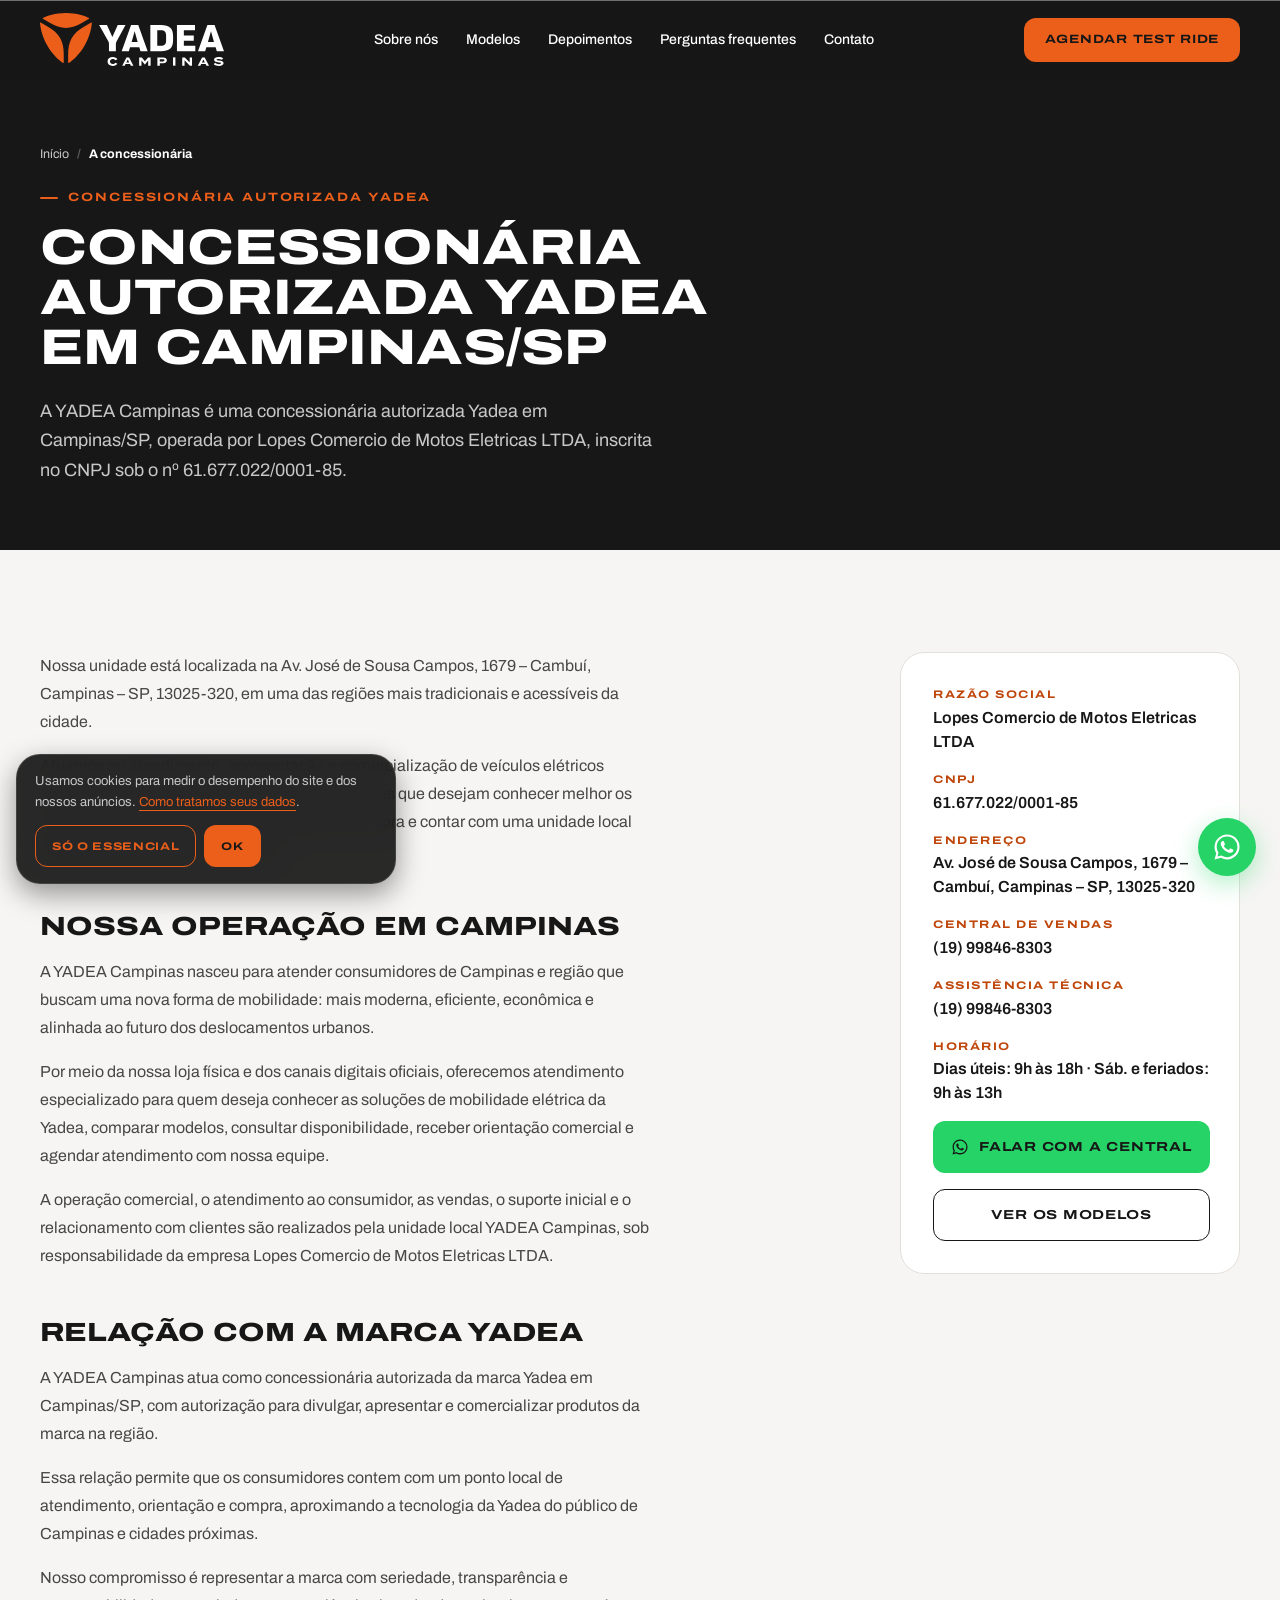
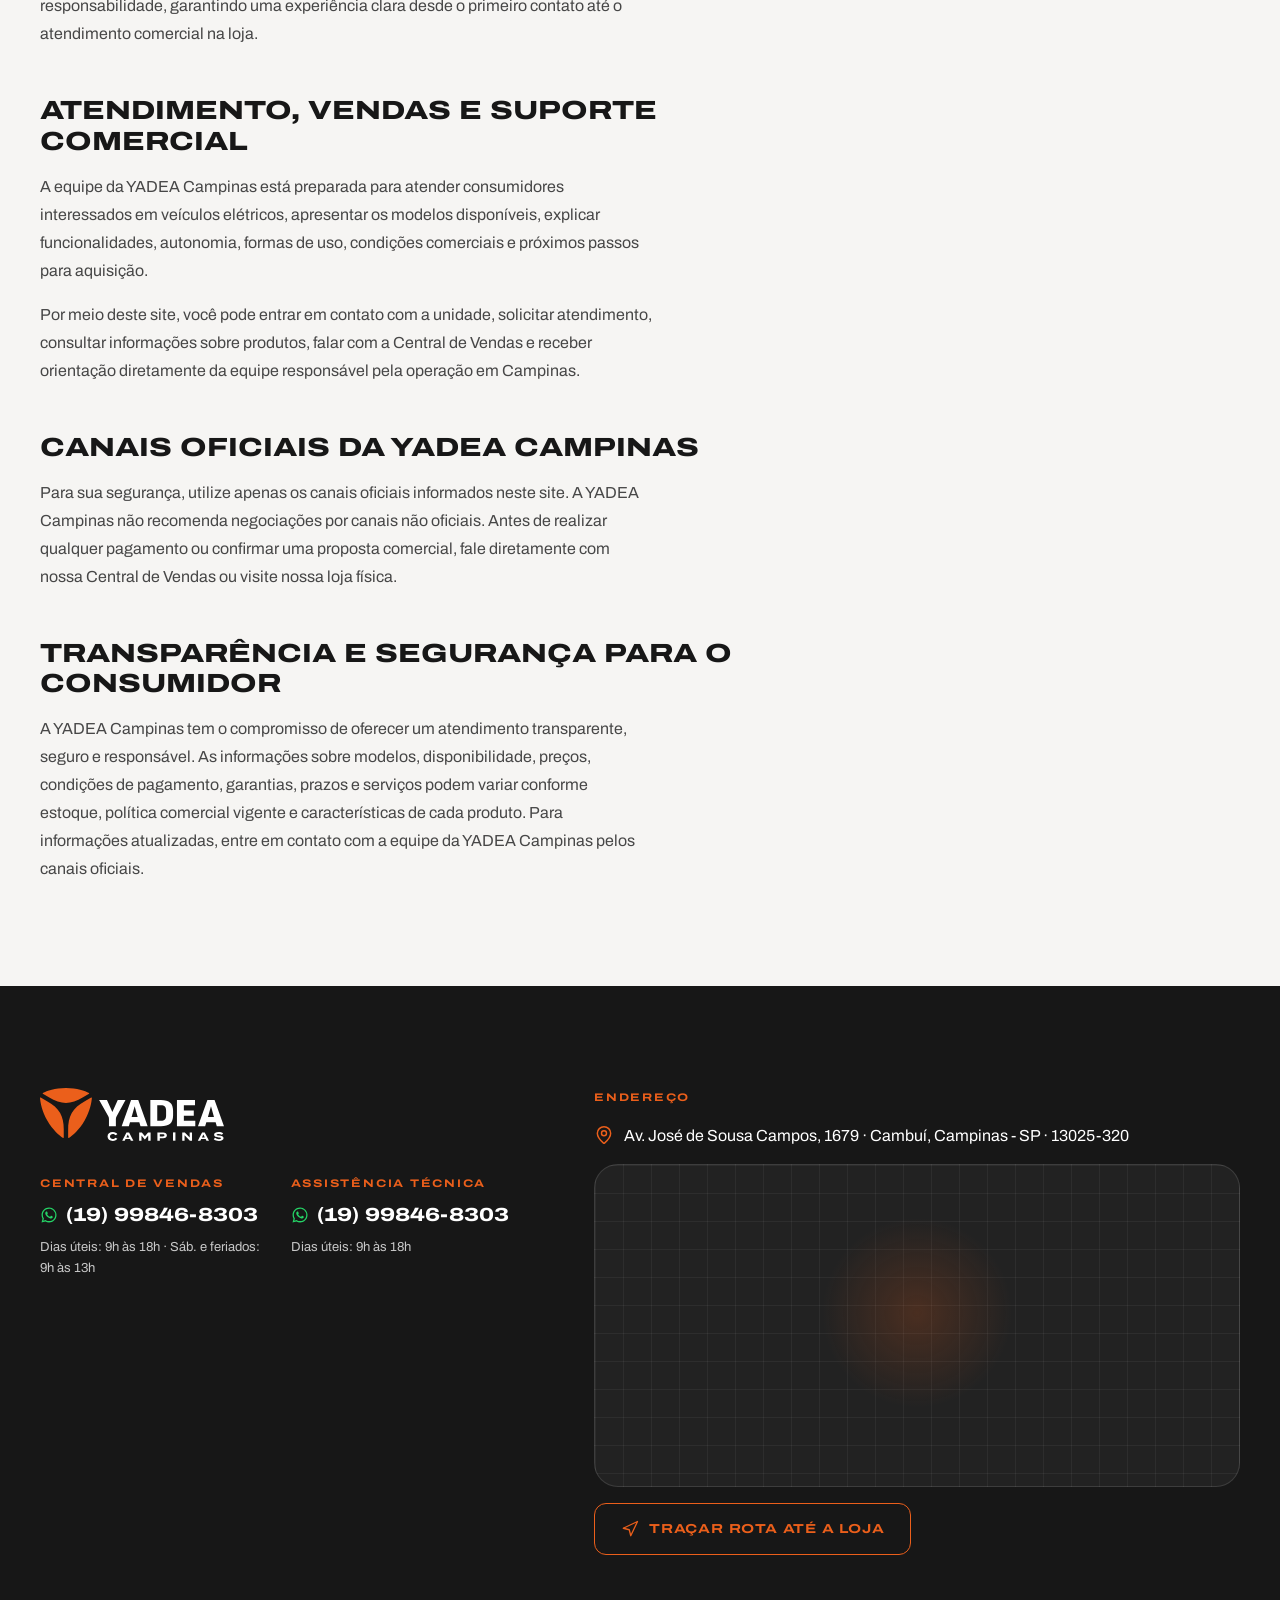
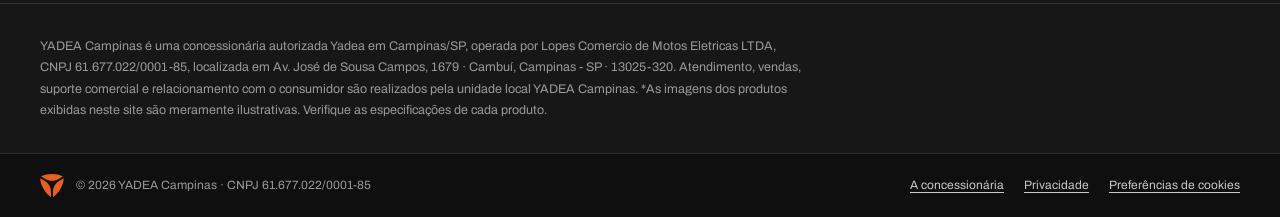
<file: concessionaria-yadea-campinas/index.html>
<!DOCTYPE html>
<html lang="pt-BR" data-ga4="" data-meta-pixel="" data-sem-servidor="1">
<head>
<meta charset="utf-8">
<base href="../">
<meta name="viewport" content="width=device-width, initial-scale=1, viewport-fit=cover">
<title>Concessionária autorizada YADEA em Campinas/SP | YADEA Campinas</title>
<meta name="description" content="YADEA Campinas, concessionária autorizada YADEA em Campinas/SP, operada por Lopes Comercio de Motos Eletricas LTDA, CNPJ 61.677.022/0001-85. Endereço, canais oficiais e atendimento.">
<meta name="robots" content="noindex, nofollow">
<meta name="theme-color" content="#171717">
<link rel="canonical" href="https://yadeacampinas.com/concessionaria-yadea-campinas/">

<meta property="og:type" content="website">
<meta property="og:locale" content="pt_BR">
<meta property="og:site_name" content="YADEA Campinas">
<meta property="og:title" content="Concessionária autorizada YADEA em Campinas/SP | YADEA Campinas">
<meta property="og:description" content="YADEA Campinas, concessionária autorizada YADEA em Campinas/SP, operada por Lopes Comercio de Motos Eletricas LTDA, CNPJ 61.677.022/0001-85. Endereço, canais oficiais e atendimento.">
<meta property="og:image" content="https://yadeacampinas.com/assets/img/social/yadea-campinas-compartilhamento.jpg">
<meta property="og:image:type" content="image/jpeg">
<meta property="og:image:width" content="1200">
<meta property="og:image:height" content="630">
<meta property="og:image:alt" content="Scooter elétrica YADEA e a assinatura YADEA Campinas sobre fundo grafite">
<meta name="twitter:card" content="summary_large_image">

<link rel="icon" href="favicon.ico" sizes="48x48">
<link rel="icon" href="assets/img/brand/icone-app-laranja.svg" type="image/svg+xml">
<link rel="apple-touch-icon" href="assets/img/brand/apple-touch-icon.png">


<link rel="preload" href="assets/fonts/archivo-latin-var.woff2" as="font" type="font/woff2" crossorigin>
<link rel="stylesheet" href="assets/css/yadea.css?v=1.0.11">


<script>
  (function (h) {
    h.classList.add('js');
    setTimeout(function () { if (!h.classList.contains('motion-ok')) h.classList.add('sem-anima'); }, 3500);
  })(document.documentElement);
</script>

<script src="assets/js/consent.js?v=1.0.11"></script>

<script>
  (function () {
    var id = document.documentElement.dataset.ga4;
    if (!id) return;
    var s = document.createElement('script');
    s.async = true;
    s.src = 'https://www.googletagmanager.com/gtag/js?id=' + id;
    document.head.appendChild(s);
    gtag('js', new Date());
    gtag('config', id, { send_page_view: false });
  })();
</script>

<script type="application/ld+json">{"@context":"https://schema.org","@type":"MotorcycleDealer","@id":"https://yadeacampinas.com/#loja","name":"YADEA Campinas","legalName":"Lopes Comercio de Motos Eletricas LTDA","taxID":"61.677.022/0001-85","description":"Concessionária autorizada YADEA no Cambuí, em Campinas: scooters elétricas sem CNH, a moto elétrica Keeness, test ride, assistência técnica e WhatsApp.","url":"https://yadeacampinas.com/","image":"https://yadeacampinas.com/assets/img/social/yadea-campinas-compartilhamento.jpg","logo":"https://yadeacampinas.com/assets/img/brand/logo-campinas-positivo.svg","telephone":"+55 19 99846-8303","brand":{"@type":"Brand","name":"YADEA"},"areaServed":{"@type":"City","name":"Campinas"},"address":{"@type":"PostalAddress","streetAddress":"Av. José de Sousa Campos, 1679","addressLocality":"Campinas","addressRegion":"SP","postalCode":"13025-320","addressCountry":"BR"},"hasMap":"https://www.google.com/maps/search/?api=1&query=YADEA%20Campinas%2C%20Av.%20Jos%C3%A9%20de%20Sousa%20Campos%2C%201679%2C%20Cambu%C3%AD%2C%20Campinas%20-%20SP%2C%2013025-320","openingHoursSpecification":[{"@type":"OpeningHoursSpecification","dayOfWeek":["Monday","Tuesday","Wednesday","Thursday","Friday"],"opens":"09:00","closes":"18:00"},{"@type":"OpeningHoursSpecification","dayOfWeek":["Saturday"],"opens":"09:00","closes":"13:00"}],"contactPoint":[{"@type":"ContactPoint","telephone":"+5519998468303","contactType":"sales","areaServed":"BR","availableLanguage":"Portuguese"},{"@type":"ContactPoint","telephone":"+5519998468303","contactType":"technical support","areaServed":"BR","availableLanguage":"Portuguese"}]}</script>
<script type="application/ld+json">{"@context":"https://schema.org","@type":"BreadcrumbList","itemListElement":[{"@type":"ListItem","position":1,"name":"Início","item":"https://yadeacampinas.com/"},{"@type":"ListItem","position":2,"name":"A concessionária","item":"https://yadeacampinas.com/concessionaria-yadea-campinas/"}]}</script>
</head>
<body class="pagina-loja">
<a class="u-skip" href="concessionaria-yadea-campinas/#conteudo">Pular para o conteúdo</a>

<svg width="0" height="0" aria-hidden="true" focusable="false" style="position:absolute">
  <symbol id="i-whats" viewBox="0 0 24 24" fill="currentColor">
    <path d="M12.04 2c-5.5 0-9.97 4.47-9.97 9.97 0 1.76.46 3.48 1.34 5L2 22l5.16-1.35a9.93 9.93 0 0 0 4.88 1.25h.01c5.5 0 9.97-4.47 9.97-9.97 0-2.66-1.04-5.17-2.92-7.05A9.9 9.9 0 0 0 12.04 2Zm0 18.15h-.01a8.27 8.27 0 0 1-4.21-1.15l-.3-.18-3.13.82.84-3.05-.2-.31a8.24 8.24 0 0 1-1.26-4.41c0-4.57 3.72-8.29 8.29-8.29 2.21 0 4.29.86 5.86 2.43a8.24 8.24 0 0 1 2.43 5.87c0 4.57-3.72 8.27-8.31 8.27Zm4.55-6.2c-.25-.13-1.47-.73-1.7-.81-.23-.08-.4-.13-.56.13-.17.25-.64.81-.79.98-.14.17-.29.19-.54.06-.25-.12-1.05-.39-2-1.23-.74-.66-1.24-1.47-1.38-1.72-.15-.25-.02-.39.11-.51.11-.11.25-.29.37-.44.13-.14.17-.25.25-.41.09-.17.04-.31-.02-.44-.06-.12-.56-1.35-.77-1.85-.2-.48-.41-.42-.56-.43h-.48c-.17 0-.44.06-.66.31-.23.25-.87.85-.87 2.08s.89 2.41 1.02 2.58c.12.17 1.75 2.67 4.24 3.75.59.25 1.05.4 1.41.52.59.19 1.13.16 1.56.1.47-.07 1.47-.6 1.68-1.18.2-.58.2-1.07.15-1.18-.06-.1-.23-.17-.48-.29Z"/>
  </symbol>
  <symbol id="i-seta" viewBox="0 0 24 24" fill="none" stroke="currentColor" stroke-width="2" stroke-linecap="round" stroke-linejoin="round"><path d="m9 5 7 7-7 7"/></symbol>
  <symbol id="i-flecha" viewBox="0 0 24 24" fill="none" stroke="currentColor" stroke-width="2" stroke-linecap="round" stroke-linejoin="round"><path d="M5 12h14M13 6l6 6-6 6"/></symbol>
  <symbol id="i-x" viewBox="0 0 24 24" fill="none" stroke="currentColor" stroke-width="2" stroke-linecap="round" stroke-linejoin="round"><path d="M18 6 6 18M6 6l12 12"/></symbol>
  <symbol id="i-pino" viewBox="0 0 24 24" fill="none" stroke="currentColor" stroke-width="1.75" stroke-linecap="round" stroke-linejoin="round"><path d="M20 10c0 4.99-5.54 10.19-7.4 11.8a1 1 0 0 1-1.2 0C9.54 20.19 4 14.99 4 10a8 8 0 0 1 16 0"/><circle cx="12" cy="10" r="3"/></symbol>
  <symbol id="i-rota" viewBox="0 0 24 24" fill="none" stroke="currentColor" stroke-width="1.75" stroke-linecap="round" stroke-linejoin="round"><path d="M3 11 22 2l-9 19-2-8-8-2z"/></symbol>
  <symbol id="i-relogio" viewBox="0 0 24 24" fill="none" stroke="currentColor" stroke-width="1.75" stroke-linecap="round" stroke-linejoin="round"><circle cx="12" cy="12" r="9"/><path d="M12 7v5l3 2"/></symbol>
  <symbol id="i-chave" viewBox="0 0 24 24" fill="none" stroke="currentColor" stroke-width="1.75" stroke-linecap="round" stroke-linejoin="round"><path d="M14.7 6.3a1 1 0 0 0 0 1.4l1.6 1.6a1 1 0 0 0 1.4 0l3.77-3.77a6 6 0 0 1-7.94 7.94l-6.91 6.91a2.12 2.12 0 0 1-3-3l6.91-6.91a6 6 0 0 1 7.94-7.94l-3.76 3.76z"/></symbol>
  <symbol id="i-check" viewBox="0 0 24 24" fill="none" stroke="currentColor" stroke-width="2.4" stroke-linecap="round" stroke-linejoin="round"><path d="M20 6 9 17l-5-5"/></symbol>
  <symbol id="i-alerta" viewBox="0 0 24 24" fill="none" stroke="currentColor" stroke-width="2.4" stroke-linecap="round" stroke-linejoin="round"><path d="M12 7v6M12 17h.01"/></symbol>
  <symbol id="i-escudo" viewBox="0 0 24 24" fill="none" stroke="currentColor" stroke-width="1.75" stroke-linecap="round" stroke-linejoin="round"><path d="M20 13c0 5-3.5 7.5-7.66 8.95a1 1 0 0 1-.67-.01C7.5 20.5 4 18 4 13V6a1 1 0 0 1 1-1c2 0 4.5-1.2 6.24-2.72a1.17 1.17 0 0 1 1.52 0C14.51 3.81 17 5 19 5a1 1 0 0 1 1 1z"/><path d="m9 12 2 2 4-4"/></symbol>
  <symbol id="i-instagram" viewBox="0 0 24 24" fill="none" stroke="currentColor" stroke-width="1.75" stroke-linecap="round" stroke-linejoin="round"><rect x="2.5" y="2.5" width="19" height="19" rx="5"/><path d="M16 11.37A4 4 0 1 1 12.63 8 4 4 0 0 1 16 11.37Z"/><path d="M17.5 6.5h.01"/></symbol>
</svg>

<header class="header" id="header">
  <div class="u-container header__barra">
    <a class="header__logo" href="#topo" aria-label="YADEA Campinas, ir para o início">
      <img src="assets/img/brand/logo-campinas-negativo.svg" alt="YADEA Campinas" width="184" height="54">
    </a>

    <nav class="header__nav" aria-label="Navegação principal">
      <a class="header__link" href="#sobre">Sobre nós</a>
      <a class="header__link" href="#modelos">Modelos</a>
      <a class="header__link" href="#depoimentos">Depoimentos</a>
      <a class="header__link" href="#perguntas">Perguntas frequentes</a>
      <a class="header__link" href="#contato">Contato</a>
    </nav>

    <div class="header__acoes">
      <a class="btn btn--primario btn--desktop" data-whats="testRideGeral" data-origem="header_testride" href="https://api.whatsapp.com/send?phone=5519998468303&amp;text=Ol%C3%A1!%20Vim%20pelo%20site%20e%20gostaria%20de%20agendar%20um%20test%20ride%20na%20YADEA%20Campinas." target="_blank" rel="noopener">Agendar test ride</a>
      <button class="header__toggle" type="button" id="menu-toggle" aria-expanded="false" aria-controls="menu">
        <span class="header__toggle-icone" aria-hidden="true"><span></span><span></span><span></span></span>
        <span class="header__toggle-rotulo" aria-hidden="true"><span>Menu</span><span>Fechar</span></span>
        <span class="u-visually-hidden">Abrir menu de navegação</span>
      </button>
    </div>
  </div>
</header>

<div class="menu" id="menu" aria-hidden="true">
  <div class="menu__cortina menu__cortina--1" aria-hidden="true"></div>
  <div class="menu__cortina menu__cortina--2" aria-hidden="true"></div>
  <nav class="menu__painel" aria-label="Navegação mobile" data-lenis-prevent>
    <ul class="menu__lista">
      <li class="menu__item-wrap"><a class="menu__item" href="#sobre"><span class="menu__numero">01</span>Sobre nós</a></li>
      <li class="menu__item-wrap"><a class="menu__item" href="#modelos"><span class="menu__numero">02</span>Modelos</a></li>
      <li class="menu__item-wrap"><a class="menu__item" href="#depoimentos"><span class="menu__numero">03</span>Depoimentos</a></li>
      <li class="menu__item-wrap"><a class="menu__item" href="#perguntas"><span class="menu__numero">04</span>Perguntas</a></li>
      <li class="menu__item-wrap"><a class="menu__item" href="#contato"><span class="menu__numero">05</span>Contato</a></li>
    </ul>
    <div class="menu__rodape">
      <div class="menu__contato">
        <strong data-config="whatsapp.numero">(19) 99846-8303</strong>
        <span data-horarios="vendas"></span>
      </div>
      <a class="btn btn--primario" data-whats="testRideGeral" data-origem="menu_testride" href="https://api.whatsapp.com/send?phone=5519998468303&amp;text=Ol%C3%A1!%20Vim%20pelo%20site%20e%20gostaria%20de%20agendar%20um%20test%20ride%20na%20YADEA%20Campinas." target="_blank" rel="noopener">Agendar test ride</a>
    </div>
  </nav>
</div>

<main id="conteudo">
  <section class="institucional__topo" aria-labelledby="loja-titulo">
    <div class="u-container">
      <nav class="trilha" aria-label="Você está em">
        <ol>
          <li><a href="./">Início</a></li>
          <li aria-current="page">A concessionária</li>
        </ol>
      </nav>
      <p class="eyebrow eyebrow--escuro">Concessionária autorizada YADEA</p>
      <h1 class="t-h1" id="loja-titulo">Concessionária autorizada Yadea em Campinas/SP</h1>
      <p class="t-lead">A YADEA Campinas é uma concessionária autorizada Yadea em Campinas/SP, operada por Lopes Comercio de Motos Eletricas LTDA, inscrita no CNPJ sob o nº 61.677.022/0001-85.</p>
    </div>
  </section>

  <section class="u-secao s-clara" aria-label="Sobre a concessionária">
    <div class="u-container institucional__corpo">
      <div class="institucional__texto">
        <section>
          <p>Nossa unidade está localizada na Av. José de Sousa Campos, 1679 – Cambuí, Campinas – SP, 13025-320, em uma das regiões mais tradicionais e acessíveis da cidade.</p>
          <p>Atuamos no atendimento, apresentação e comercialização de veículos elétricos Yadea, oferecendo suporte comercial para clientes que desejam conhecer melhor os modelos, tirar dúvidas, avaliar condições de compra e contar com uma unidade local para relacionamento com a marca.</p>
        </section>
        <section>
          <h2>Nossa operação em Campinas</h2>
          <p>A YADEA Campinas nasceu para atender consumidores de Campinas e região que buscam uma nova forma de mobilidade: mais moderna, eficiente, econômica e alinhada ao futuro dos deslocamentos urbanos.</p>
          <p>Por meio da nossa loja física e dos canais digitais oficiais, oferecemos atendimento especializado para quem deseja conhecer as soluções de mobilidade elétrica da Yadea, comparar modelos, consultar disponibilidade, receber orientação comercial e agendar atendimento com nossa equipe.</p>
          <p>A operação comercial, o atendimento ao consumidor, as vendas, o suporte inicial e o relacionamento com clientes são realizados pela unidade local YADEA Campinas, sob responsabilidade da empresa Lopes Comercio de Motos Eletricas LTDA.</p>
        </section>
        <section>
          <h2>Relação com a marca Yadea</h2>
          <p>A YADEA Campinas atua como concessionária autorizada da marca Yadea em Campinas/SP, com autorização para divulgar, apresentar e comercializar produtos da marca na região.</p>
          <p>Essa relação permite que os consumidores contem com um ponto local de atendimento, orientação e compra, aproximando a tecnologia da Yadea do público de Campinas e cidades próximas.</p>
          <p>Nosso compromisso é representar a marca com seriedade, transparência e responsabilidade, garantindo uma experiência clara desde o primeiro contato até o atendimento comercial na loja.</p>
        </section>
        <section>
          <h2>Atendimento, vendas e suporte comercial</h2>
          <p>A equipe da YADEA Campinas está preparada para atender consumidores interessados em veículos elétricos, apresentar os modelos disponíveis, explicar funcionalidades, autonomia, formas de uso, condições comerciais e próximos passos para aquisição.</p>
          <p>Por meio deste site, você pode entrar em contato com a unidade, solicitar atendimento, consultar informações sobre produtos, falar com a Central de Vendas e receber orientação diretamente da equipe responsável pela operação em Campinas.</p>
        </section>
        <section>
          <h2>Canais oficiais da YADEA Campinas</h2>
          <p>Para sua segurança, utilize apenas os canais oficiais informados neste site. A YADEA Campinas não recomenda negociações por canais não oficiais. Antes de realizar qualquer pagamento ou confirmar uma proposta comercial, fale diretamente com nossa Central de Vendas ou visite nossa loja física.</p>
        </section>
        <section>
          <h2>Transparência e segurança para o consumidor</h2>
          <p>A YADEA Campinas tem o compromisso de oferecer um atendimento transparente, seguro e responsável. As informações sobre modelos, disponibilidade, preços, condições de pagamento, garantias, prazos e serviços podem variar conforme estoque, política comercial vigente e características de cada produto. Para informações atualizadas, entre em contato com a equipe da YADEA Campinas pelos canais oficiais.</p>
        </section>
      </div>

      <aside class="ficha-loja" aria-label="Dados da concessionária">
        <dl>
          <div><dt>Razão social</dt><dd>Lopes Comercio de Motos Eletricas LTDA</dd></div>
          <div><dt>CNPJ</dt><dd>61.677.022/0001-85</dd></div>
          <div><dt>Endereço</dt><dd>Av. José de Sousa Campos, 1679 – Cambuí, Campinas – SP, 13025-320</dd></div>
          <div><dt>Central de vendas</dt><dd>(19) 99846-8303</dd></div>
          <div><dt>Assistência técnica</dt><dd>(19) 99846-8303</dd></div>
          <div><dt>Horário</dt><dd>Dias úteis: 9h às 18h · Sáb. e feriados: 9h às 13h</dd></div>
        </dl>
        <a class="btn btn--whats" data-whats="geral" data-origem="pagina_loja" href="https://api.whatsapp.com/send?phone=5519998468303&text=Ol%C3%A1!%20Vim%20pelo%20site%20e%20gostaria%20de%20saber%20mais%20sobre%20os%20modelos%20e%20condi%C3%A7%C3%B5es%20especiais%20da%20YADEA%20Campinas." target="_blank" rel="noopener"><svg aria-hidden="true"><use href="#i-whats"></use></svg>Falar com a central</a>
        <a class="btn btn--contorno" href="./#modelos">Ver os modelos</a>
      </aside>
    </div>
  </section>
</main>

<footer class="rodape s-escura" id="contato" aria-labelledby="rodape-titulo">
  <h2 class="u-visually-hidden" id="rodape-titulo">Contato e informações da loja</h2>
  <div class="u-container rodape__grade">
    <div class="rodape__contato">
      <img class="rodape__logo" src="assets/img/brand/logo-campinas-negativo.svg" alt="YADEA Campinas" width="184" height="54" loading="lazy">
      <div class="rodape__blocos">
        <div class="rodape__bloco">
          <p class="rodape__rotulo">Central de vendas</p>
          <a class="rodape__valor" data-whats="geral" data-origem="rodape_vendas" href="https://api.whatsapp.com/send?phone=5519998468303&amp;text=Ol%C3%A1!%20Vim%20pelo%20site%20e%20gostaria%20de%20saber%20mais%20sobre%20os%20modelos%20e%20condi%C3%A7%C3%B5es%20especiais%20da%20YADEA%20Campinas." target="_blank" rel="noopener"><svg aria-hidden="true"><use href="#i-whats"></use></svg><span data-config="whatsapp.numero">(19) 99846-8303</span></a>
          <p class="rodape__detalhe" data-horarios="vendas"></p>
        </div>
        <div class="rodape__bloco">
          <p class="rodape__rotulo">Assistência técnica</p>
          <a class="rodape__valor" data-whats="assistencia" data-origem="rodape_assistencia" href="https://api.whatsapp.com/send?phone=5519998468303&amp;text=Ol%C3%A1!%20Vim%20pelo%20site%20e%20gostaria%20de%20falar%20com%20a%20assist%C3%AAncia%20t%C3%A9cnica%20da%20YADEA%20Campinas." target="_blank" rel="noopener"><svg aria-hidden="true"><use href="#i-whats"></use></svg><span data-config="assistencia.numero">(19) 99846-8303</span></a>
          <p class="rodape__detalhe" data-horarios="assistencia"></p>
        </div>
        </div>
    </div>

    <div class="rodape__endereco">
      <p class="rodape__rotulo">Endereço</p>
      <p class="rodape__endereco-texto"><svg aria-hidden="true"><use href="#i-pino"></use></svg><span data-config="endereco.completo">Av. José de Sousa Campos, 1679 · Cambuí, Campinas - SP · 13025-320</span></p>
      <div class="mapa">
        <iframe id="mapa" title="Mapa com a localização da YADEA Campinas" loading="lazy"
                referrerpolicy="no-referrer-when-downgrade" allowfullscreen></iframe>
      </div>
      <div class="rodape__rota">
        <a class="btn btn--contorno-claro" data-rota href="https://www.google.com/maps/dir/?api=1&amp;destination=YADEA%20Campinas%2C%20Av.%20Jos%C3%A9%20de%20Sousa%20Campos%2C%201679%2C%20Cambu%C3%AD%2C%20Campinas%20-%20SP%2C%2013025-320" target="_blank" rel="noopener"><svg aria-hidden="true"><use href="#i-rota"></use></svg>Traçar rota até a loja</a>
      </div>
    </div>
  </div>

  <div class="u-container rodape__inst">
    <p class="rodape__institucional">
      <span data-config="marca.nome">YADEA Campinas</span> é uma concessionária autorizada Yadea em Campinas/SP,
      operada por <span data-config="marca.razaoSocial">Lopes Comercio de Motos Eletricas LTDA</span>,
      CNPJ <span data-config="marca.cnpj">61.677.022/0001-85</span>, localizada em
      <span data-config="endereco.completo">Av. José de Sousa Campos, 1679 · Cambuí, Campinas - SP · 13025-320</span>.
      Atendimento, vendas, suporte comercial e relacionamento com o consumidor são realizados pela
      unidade local <span data-config="marca.nome">YADEA Campinas</span>.
      *As imagens dos produtos exibidas neste site são meramente ilustrativas. Verifique as especificações de cada produto.
    </p>
  </div>

  <div class="rodape__legal">
    <div class="u-container rodape__legal-linha">
      <span class="rodape__legal-marca">
        <img src="assets/img/brand/simbolo-laranja.svg" alt="" width="24" height="23" loading="lazy">
        <span>© <span data-ano>2026</span> <span data-config="marca.nome">YADEA Campinas</span> · CNPJ <span data-config="marca.cnpj">61.677.022/0001-85</span></span>
      </span>
      <span class="rodape__legal-links">
        <a href="concessionaria-yadea-campinas/">A concessionária</a>
        <a href="privacidade.html">Privacidade</a>
        <button class="rodape__link" type="button" id="rever-cookies">Preferências de cookies</button>
        <button class="rodape__link" type="button" id="abrir-alerta" hidden>Comunicado de segurança</button>
      </span>
    </div>
  </div>
</footer>

<a class="flutuante" id="flutuante" data-whats="geral" data-origem="flutuante" href="https://api.whatsapp.com/send?phone=5519998468303&amp;text=Ol%C3%A1!%20Vim%20pelo%20site%20e%20gostaria%20de%20saber%20mais%20sobre%20os%20modelos%20e%20condi%C3%A7%C3%B5es%20especiais%20da%20YADEA%20Campinas." aria-label="Falar com a YADEA Campinas pelo WhatsApp" target="_blank" rel="noopener">
  <svg aria-hidden="true"><use href="#i-whats"></use></svg>
</a>

<aside class="aviso" id="aviso-seguranca" aria-labelledby="aviso-titulo" aria-live="polite" hidden>
  <span class="aviso__icone" aria-hidden="true"><svg><use href="#i-escudo"></use></svg></span>
  <div class="aviso__corpo">
    <p class="aviso__selo">Comunicado de segurança</p>
    <p class="aviso__titulo" id="aviso-titulo">Este é o site oficial da YADEA Campinas.</p>
    <p class="aviso__texto">A loja não se responsabiliza por negociações feitas fora dos canais oficiais<span data-aviso="exemplo"></span>.</p>
    <div class="aviso__acoes">
      <button class="aviso__botao aviso__botao--detalhes" type="button" id="aviso-detalhes">Ver detalhes</button>
      <button class="aviso__botao" type="button" data-fechar-aviso>Entendi</button>
    </div>
  </div>
  <button class="aviso__fechar" type="button" data-fechar-aviso aria-label="Fechar comunicado de segurança"><svg aria-hidden="true"><use href="#i-x"></use></svg></button>
</aside>

<div class="alerta" id="alerta-seguranca" role="dialog" aria-modal="true" aria-labelledby="alerta-titulo"
     aria-describedby="alerta-texto" aria-hidden="true" hidden>
  <div class="alerta__scrim" data-fechar-alerta></div>
  <div class="alerta__caixa" data-lenis-prevent>
    <button class="alerta__fechar" type="button" data-fechar-alerta aria-label="Fechar comunicado de segurança"><svg aria-hidden="true"><use href="#i-x"></use></svg></button>
    <p class="alerta__selo">Comunicado de segurança</p>
    <h2 class="alerta__titulo" id="alerta-titulo" tabindex="-1">Use apenas os <span class="t-laranja">canais oficiais</span> da YADEA Campinas.</h2>
    <p class="alerta__texto" id="alerta-texto">
      Para sua segurança, a YADEA Campinas não recomenda negociações por canais não oficiais.
      Antes de realizar qualquer pagamento ou confirmar uma proposta comercial, fale diretamente
      com a Central de Vendas ou visite a loja física.
    </p>
    <div class="alerta__dominios">
      <div class="alerta__dominio alerta__dominio--oficial">
        <span class="alerta__dominio-rotulo">Site oficial</span>
        <span class="alerta__dominio-valor"><svg aria-hidden="true"><use href="#i-escudo"></use></svg><strong data-alerta="oficial"></strong></span>
      </div>
      <div class="alerta__dominio alerta__dominio--falso" data-alerta="caixa-falsos">
        <span class="alerta__dominio-rotulo">Domínio não reconhecido</span>
        <ul class="alerta__dominio-lista" data-alerta="falsos"></ul>
      </div>
    </div>
    <div class="alerta__detalhes" id="alerta-detalhes" hidden>
      <ul class="alerta__lista">
        <li class="alerta__item alerta__item--ok"><span aria-hidden="true"><svg><use href="#i-check"></use></svg></span><p><strong>Central de vendas:</strong> <span data-config="whatsapp.numero"></span></p></li>
        <li class="alerta__item alerta__item--ok"><span aria-hidden="true"><svg><use href="#i-check"></use></svg></span><p><strong>Assistência técnica:</strong> <span data-config="assistencia.numero"></span></p></li>
        <li class="alerta__item alerta__item--nao"><span aria-hidden="true"><svg><use href="#i-alerta"></use></svg></span><p>Não realize pagamentos, envie documentos ou compartilhe dados pessoais sem confirmar o atendimento oficial.</p></li>
      </ul>
    </div>
    <div class="alerta__acoes">
      <a class="btn btn--primario alerta__principal" data-whats="confirmarOficial" data-origem="alerta_seguranca" href="https://api.whatsapp.com/send?phone=5519998468303&amp;text=Ol%C3%A1!%20Vim%20pelo%20site%20e%20quero%20confirmar%20se%20estou%20falando%20com%20o%20atendimento%20oficial%20da%20YADEA%20Campinas." target="_blank" rel="noopener"><svg aria-hidden="true"><use href="#i-whats"></use></svg>Confirmar no WhatsApp</a>
      <button class="btn btn--contorno-claro" type="button" id="alerta-mais" aria-expanded="false" aria-controls="alerta-detalhes">Ver detalhes</button>
    </div>
  </div>
</div>


<div class="consentimento" id="consentimento" role="dialog" aria-live="polite" aria-label="Aviso de cookies" hidden>
  <div class="consentimento__texto">
    <p>Usamos cookies para medir o desempenho do site e dos nossos anúncios. <a href="privacidade.html">Como tratamos seus dados</a>.</p>
  </div>
  <div class="consentimento__acoes">
    <button class="btn btn--contorno-claro" type="button" data-consentimento="recusar">Só o essencial</button>
    <button class="btn btn--primario" type="button" data-consentimento="aceitar">Ok</button>
  </div>
</div>

<div class="lightbox" id="lightbox" role="dialog" aria-modal="true" aria-label="Foto ampliada" aria-hidden="true">
  <button class="lightbox__fechar" type="button" data-fechar-lightbox aria-label="Fechar foto ampliada"><svg aria-hidden="true"><use href="#i-x"></use></svg></button>
  <button class="lightbox__seta lightbox__seta--anterior" type="button" data-lightbox-passo="-1" aria-label="Foto anterior"><svg aria-hidden="true" style="transform:scaleX(-1)"><use href="#i-seta"></use></svg></button>
  <img class="lightbox__foto" id="lightbox-foto" alt="">
  <button class="lightbox__seta lightbox__seta--proxima" type="button" data-lightbox-passo="1" aria-label="Próxima foto"><svg aria-hidden="true"><use href="#i-seta"></use></svg></button>
  <p class="lightbox__contador" id="lightbox-contador" aria-live="polite"></p>
</div>

<script src="assets/js/tracking.js?v=1.0.11"></script>
<script src="assets/js/config.js?v=1.0.11"></script>
<script src="assets/js/galerias.js?v=1.0.11"></script>
<script src="assets/js/catalogo.js?v=1.0.11"></script>
<script src="assets/js/render.js?v=1.0.11"></script>
<script src="assets/js/app.js?v=1.0.11"></script>

<script src="assets/vendor/gsap.min.js" defer></script>
<script src="assets/vendor/ScrollTrigger.min.js" defer></script>
<script src="assets/vendor/lenis.min.js" defer></script>
<script src="assets/js/motion.js?v=1.0.11" defer></script>
</body>
</html>
</file>
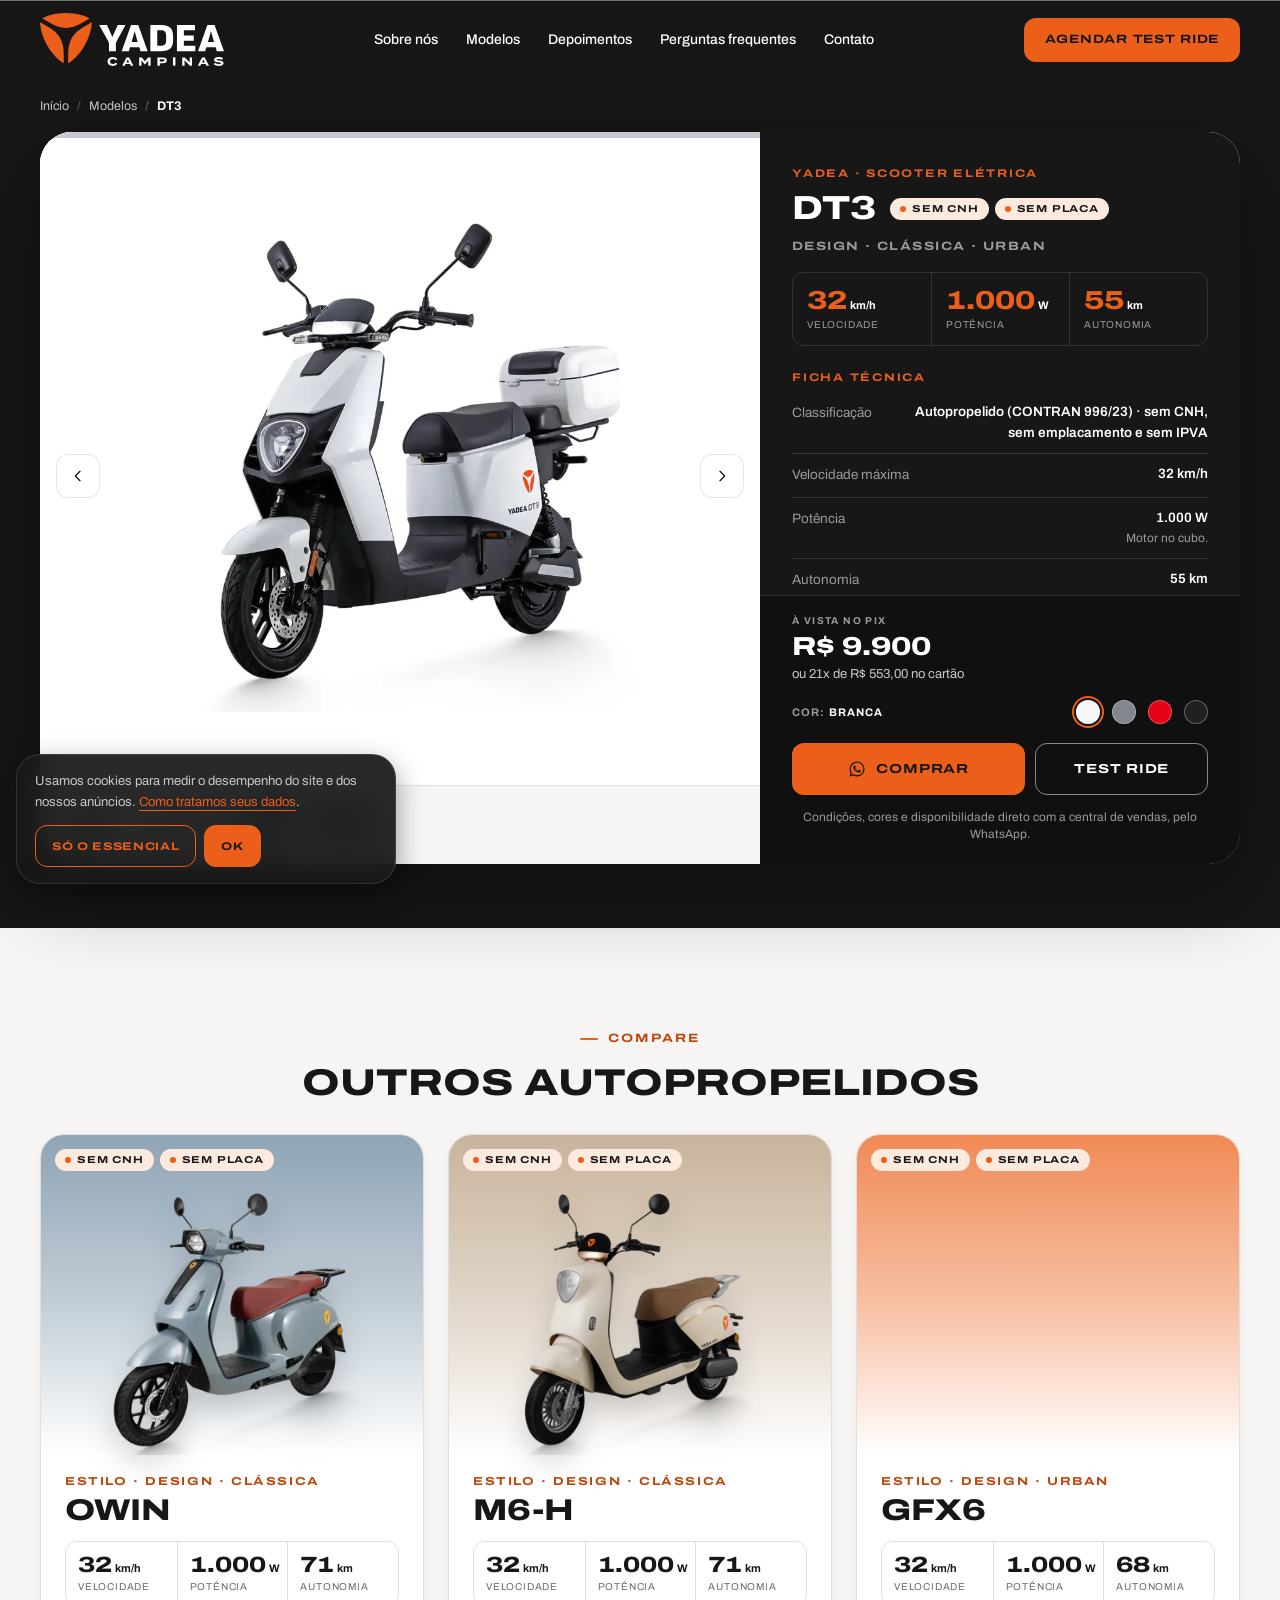
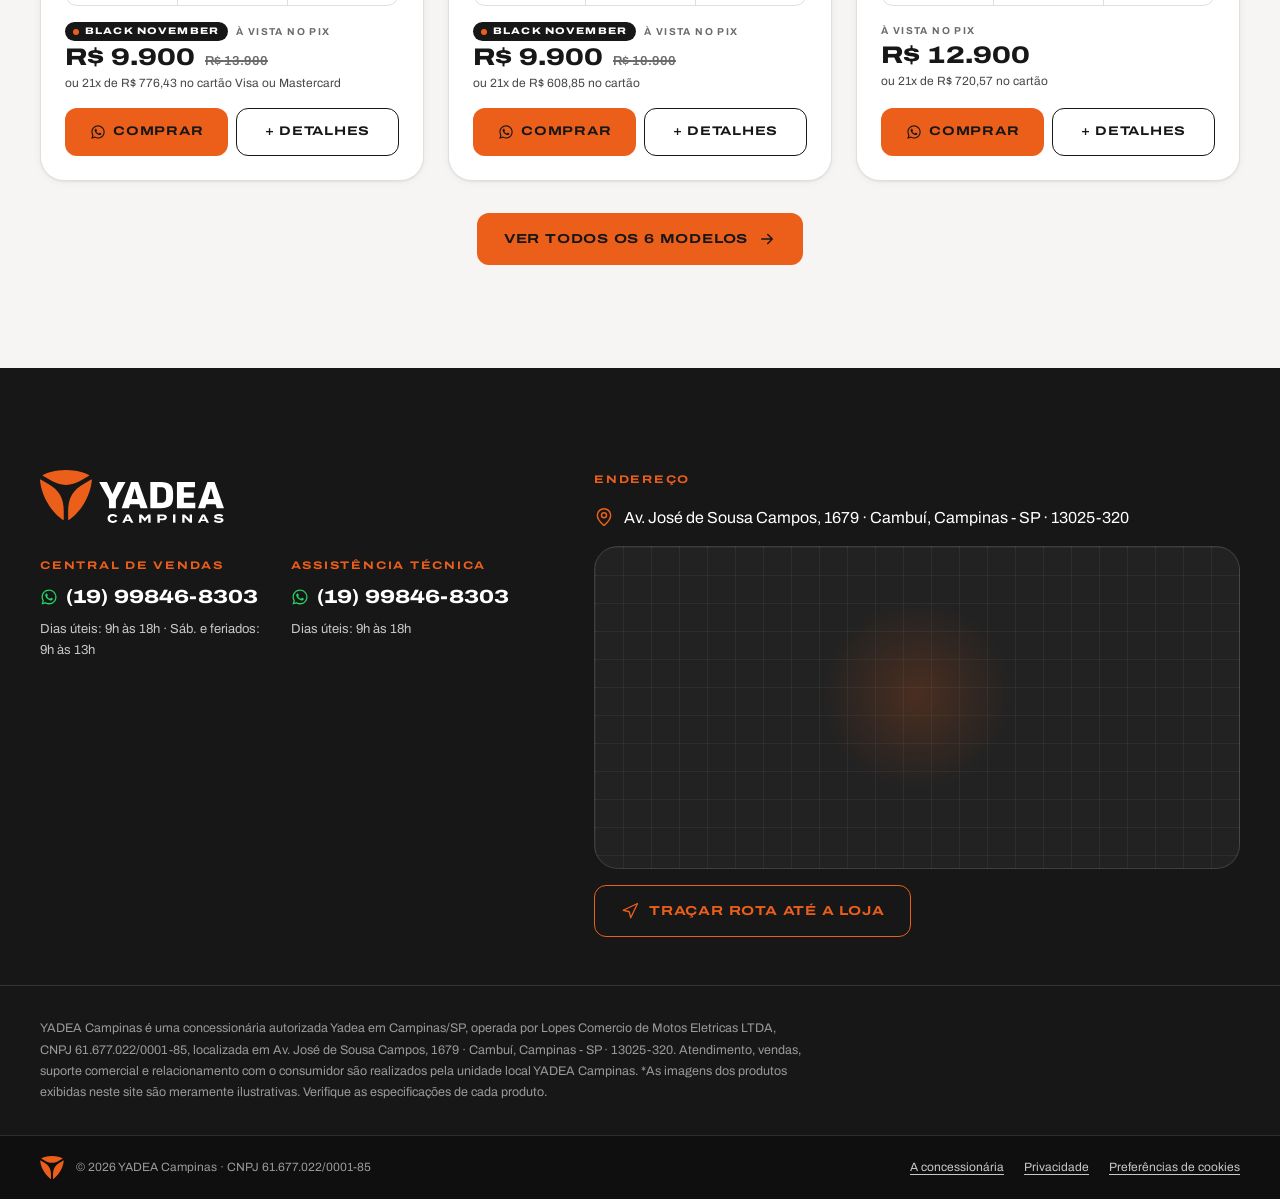
<file: modelos-de-motos/dt3/index.html>
<!DOCTYPE html>
<html lang="pt-BR" data-ga4="" data-meta-pixel="" data-sem-servidor="1">
<head>
<meta charset="utf-8">
<base href="../../">
<meta name="viewport" content="width=device-width, initial-scale=1, viewport-fit=cover">
<title>YADEA DT3 · Scooter elétrica em Campinas | YADEA Campinas</title>
<meta name="description" content="YADEA DT3, scooter elétrica sem CNH e sem placa: 32 km/h, 1000 W e 55 km de autonomia. Black November: R$ 7.900 à vista no PIX ou 21x de R$ 553,00 no cartão.">
<meta name="robots" content="noindex, nofollow">
<meta name="theme-color" content="#171717">
<link rel="canonical" href="https://yadeacampinas.com/modelos-de-motos/dt3/">

<meta property="og:type" content="product">
<meta property="og:url" content="https://yadeacampinas.com/modelos-de-motos/dt3/">
<meta property="og:locale" content="pt_BR">
<meta property="og:site_name" content="YADEA Campinas">
<meta property="og:title" content="YADEA DT3 · YADEA Campinas">
<meta property="og:description" content="YADEA DT3, scooter elétrica sem CNH e sem placa: 32 km/h, 1000 W e 55 km de autonomia. Black November: R$ 7.900 à vista no PIX ou 21x de R$ 553,00 no cartão.">
<meta property="og:image" content="https://yadeacampinas.com/assets/img/social/modelo-dt3.jpg">
<meta property="og:image:type" content="image/jpeg">
<meta property="og:image:width" content="1200">
<meta property="og:image:height" content="630">
<meta property="og:image:alt" content="Scooter elétrica YADEA DT3 branca com baú traseiro">
<meta name="twitter:card" content="summary_large_image">

<link rel="icon" href="favicon.ico" sizes="48x48">
<link rel="icon" href="assets/img/brand/icone-app-laranja.svg" type="image/svg+xml">
<link rel="apple-touch-icon" href="assets/img/brand/apple-touch-icon.png">


<link rel="preload" href="assets/fonts/archivo-latin-var.woff2" as="font" type="font/woff2" crossorigin>
<link rel="preload" as="image" href="assets/img/models/dt3-01.webp" fetchpriority="high">
<link rel="stylesheet" href="assets/css/yadea.css?v=1.0.11">


<script>
  (function (h) {
    h.classList.add('js');
    setTimeout(function () { if (!h.classList.contains('motion-ok')) h.classList.add('sem-anima'); }, 3500);
  })(document.documentElement);
</script>

<script src="assets/js/consent.js?v=1.0.11"></script>

<script>
  (function () {
    var id = document.documentElement.dataset.ga4;
    if (!id) return;
    var s = document.createElement('script');
    s.async = true;
    s.src = 'https://www.googletagmanager.com/gtag/js?id=' + id;
    document.head.appendChild(s);
    gtag('js', new Date());
    gtag('config', id, { send_page_view: false });
  })();
</script>

<script type="application/ld+json">{"@context":"https://schema.org","@type":"Product","@id":"https://yadeacampinas.com/modelos-de-motos/dt3/#produto","name":"YADEA DT3","description":"YADEA DT3, scooter elétrica sem CNH e sem placa: 32 km/h, 1000 W e 55 km de autonomia. Black November: R$ 7.900 à vista no PIX ou 21x de R$ 553,00 no cartão.","image":["https://yadeacampinas.com/assets/img/models/dt3-card.webp","https://yadeacampinas.com/assets/img/models/dt3-01.webp","https://yadeacampinas.com/assets/img/models/dt3-02.webp","https://yadeacampinas.com/assets/img/models/dt3-06.webp","https://yadeacampinas.com/assets/img/models/dt3-07.webp"],"brand":{"@type":"Brand","name":"YADEA"},"category":"Scooter elétrica","url":"https://yadeacampinas.com/modelos-de-motos/dt3/","offers":{"@type":"Offer","url":"https://yadeacampinas.com/modelos-de-motos/dt3/","price":"7900.00","priceCurrency":"BRL","priceValidUntil":"2026-11-30","availability":"https://schema.org/InStock","seller":{"@type":"MotorcycleDealer","@id":"https://yadeacampinas.com/#loja","name":"YADEA Campinas"}}}</script>
<script type="application/ld+json">{"@context":"https://schema.org","@type":"BreadcrumbList","itemListElement":[{"@type":"ListItem","position":1,"name":"Início","item":"https://yadeacampinas.com/"},{"@type":"ListItem","position":2,"name":"Modelos","item":"https://yadeacampinas.com/#modelos"},{"@type":"ListItem","position":3,"name":"YADEA DT3","item":"https://yadeacampinas.com/modelos-de-motos/dt3/"}]}</script>
</head>
<body class="pagina-modelo">
<a class="u-skip" href="modelos-de-motos/dt3/#conteudo">Pular para o conteúdo</a>

<svg width="0" height="0" aria-hidden="true" focusable="false" style="position:absolute">
  <symbol id="i-whats" viewBox="0 0 24 24" fill="currentColor">
    <path d="M12.04 2c-5.5 0-9.97 4.47-9.97 9.97 0 1.76.46 3.48 1.34 5L2 22l5.16-1.35a9.93 9.93 0 0 0 4.88 1.25h.01c5.5 0 9.97-4.47 9.97-9.97 0-2.66-1.04-5.17-2.92-7.05A9.9 9.9 0 0 0 12.04 2Zm0 18.15h-.01a8.27 8.27 0 0 1-4.21-1.15l-.3-.18-3.13.82.84-3.05-.2-.31a8.24 8.24 0 0 1-1.26-4.41c0-4.57 3.72-8.29 8.29-8.29 2.21 0 4.29.86 5.86 2.43a8.24 8.24 0 0 1 2.43 5.87c0 4.57-3.72 8.27-8.31 8.27Zm4.55-6.2c-.25-.13-1.47-.73-1.7-.81-.23-.08-.4-.13-.56.13-.17.25-.64.81-.79.98-.14.17-.29.19-.54.06-.25-.12-1.05-.39-2-1.23-.74-.66-1.24-1.47-1.38-1.72-.15-.25-.02-.39.11-.51.11-.11.25-.29.37-.44.13-.14.17-.25.25-.41.09-.17.04-.31-.02-.44-.06-.12-.56-1.35-.77-1.85-.2-.48-.41-.42-.56-.43h-.48c-.17 0-.44.06-.66.31-.23.25-.87.85-.87 2.08s.89 2.41 1.02 2.58c.12.17 1.75 2.67 4.24 3.75.59.25 1.05.4 1.41.52.59.19 1.13.16 1.56.1.47-.07 1.47-.6 1.68-1.18.2-.58.2-1.07.15-1.18-.06-.1-.23-.17-.48-.29Z"/>
  </symbol>
  <symbol id="i-seta" viewBox="0 0 24 24" fill="none" stroke="currentColor" stroke-width="2" stroke-linecap="round" stroke-linejoin="round"><path d="m9 5 7 7-7 7"/></symbol>
  <symbol id="i-flecha" viewBox="0 0 24 24" fill="none" stroke="currentColor" stroke-width="2" stroke-linecap="round" stroke-linejoin="round"><path d="M5 12h14M13 6l6 6-6 6"/></symbol>
  <symbol id="i-x" viewBox="0 0 24 24" fill="none" stroke="currentColor" stroke-width="2" stroke-linecap="round" stroke-linejoin="round"><path d="M18 6 6 18M6 6l12 12"/></symbol>
  <symbol id="i-pino" viewBox="0 0 24 24" fill="none" stroke="currentColor" stroke-width="1.75" stroke-linecap="round" stroke-linejoin="round"><path d="M20 10c0 4.99-5.54 10.19-7.4 11.8a1 1 0 0 1-1.2 0C9.54 20.19 4 14.99 4 10a8 8 0 0 1 16 0"/><circle cx="12" cy="10" r="3"/></symbol>
  <symbol id="i-rota" viewBox="0 0 24 24" fill="none" stroke="currentColor" stroke-width="1.75" stroke-linecap="round" stroke-linejoin="round"><path d="M3 11 22 2l-9 19-2-8-8-2z"/></symbol>
  <symbol id="i-relogio" viewBox="0 0 24 24" fill="none" stroke="currentColor" stroke-width="1.75" stroke-linecap="round" stroke-linejoin="round"><circle cx="12" cy="12" r="9"/><path d="M12 7v5l3 2"/></symbol>
  <symbol id="i-chave" viewBox="0 0 24 24" fill="none" stroke="currentColor" stroke-width="1.75" stroke-linecap="round" stroke-linejoin="round"><path d="M14.7 6.3a1 1 0 0 0 0 1.4l1.6 1.6a1 1 0 0 0 1.4 0l3.77-3.77a6 6 0 0 1-7.94 7.94l-6.91 6.91a2.12 2.12 0 0 1-3-3l6.91-6.91a6 6 0 0 1 7.94-7.94l-3.76 3.76z"/></symbol>
  <symbol id="i-check" viewBox="0 0 24 24" fill="none" stroke="currentColor" stroke-width="2.4" stroke-linecap="round" stroke-linejoin="round"><path d="M20 6 9 17l-5-5"/></symbol>
  <symbol id="i-alerta" viewBox="0 0 24 24" fill="none" stroke="currentColor" stroke-width="2.4" stroke-linecap="round" stroke-linejoin="round"><path d="M12 7v6M12 17h.01"/></symbol>
  <symbol id="i-escudo" viewBox="0 0 24 24" fill="none" stroke="currentColor" stroke-width="1.75" stroke-linecap="round" stroke-linejoin="round"><path d="M20 13c0 5-3.5 7.5-7.66 8.95a1 1 0 0 1-.67-.01C7.5 20.5 4 18 4 13V6a1 1 0 0 1 1-1c2 0 4.5-1.2 6.24-2.72a1.17 1.17 0 0 1 1.52 0C14.51 3.81 17 5 19 5a1 1 0 0 1 1 1z"/><path d="m9 12 2 2 4-4"/></symbol>
  <symbol id="i-instagram" viewBox="0 0 24 24" fill="none" stroke="currentColor" stroke-width="1.75" stroke-linecap="round" stroke-linejoin="round"><rect x="2.5" y="2.5" width="19" height="19" rx="5"/><path d="M16 11.37A4 4 0 1 1 12.63 8 4 4 0 0 1 16 11.37Z"/><path d="M17.5 6.5h.01"/></symbol>
</svg>

<header class="header" id="header">
  <div class="u-container header__barra">
    <a class="header__logo" href="#topo" aria-label="YADEA Campinas, ir para o início">
      <img src="assets/img/brand/logo-campinas-negativo.svg" alt="YADEA Campinas" width="184" height="54">
    </a>

    <nav class="header__nav" aria-label="Navegação principal">
      <a class="header__link" href="#sobre">Sobre nós</a>
      <a class="header__link" href="#modelos">Modelos</a>
      <a class="header__link" href="#depoimentos">Depoimentos</a>
      <a class="header__link" href="#perguntas">Perguntas frequentes</a>
      <a class="header__link" href="#contato">Contato</a>
    </nav>

    <div class="header__acoes">
      <a class="btn btn--primario btn--desktop" data-whats="testRideGeral" data-origem="header_testride" href="https://api.whatsapp.com/send?phone=5519998468303&amp;text=Ol%C3%A1!%20Vim%20pelo%20site%20e%20gostaria%20de%20agendar%20um%20test%20ride%20na%20YADEA%20Campinas." target="_blank" rel="noopener">Agendar test ride</a>
      <button class="header__toggle" type="button" id="menu-toggle" aria-expanded="false" aria-controls="menu">
        <span class="header__toggle-icone" aria-hidden="true"><span></span><span></span><span></span></span>
        <span class="header__toggle-rotulo" aria-hidden="true"><span>Menu</span><span>Fechar</span></span>
        <span class="u-visually-hidden">Abrir menu de navegação</span>
      </button>
    </div>
  </div>
</header>

<div class="menu" id="menu" aria-hidden="true">
  <div class="menu__cortina menu__cortina--1" aria-hidden="true"></div>
  <div class="menu__cortina menu__cortina--2" aria-hidden="true"></div>
  <nav class="menu__painel" aria-label="Navegação mobile" data-lenis-prevent>
    <ul class="menu__lista">
      <li class="menu__item-wrap"><a class="menu__item" href="#sobre"><span class="menu__numero">01</span>Sobre nós</a></li>
      <li class="menu__item-wrap"><a class="menu__item" href="#modelos"><span class="menu__numero">02</span>Modelos</a></li>
      <li class="menu__item-wrap"><a class="menu__item" href="#depoimentos"><span class="menu__numero">03</span>Depoimentos</a></li>
      <li class="menu__item-wrap"><a class="menu__item" href="#perguntas"><span class="menu__numero">04</span>Perguntas</a></li>
      <li class="menu__item-wrap"><a class="menu__item" href="#contato"><span class="menu__numero">05</span>Contato</a></li>
    </ul>
    <div class="menu__rodape">
      <div class="menu__contato">
        <strong data-config="whatsapp.numero">(19) 99846-8303</strong>
        <span data-horarios="vendas"></span>
      </div>
      <a class="btn btn--primario" data-whats="testRideGeral" data-origem="menu_testride" href="https://api.whatsapp.com/send?phone=5519998468303&amp;text=Ol%C3%A1!%20Vim%20pelo%20site%20e%20gostaria%20de%20agendar%20um%20test%20ride%20na%20YADEA%20Campinas." target="_blank" rel="noopener">Agendar test ride</a>
    </div>
  </nav>
</div>

<main id="conteudo">
  <section class="produto" aria-label="YADEA DT3">
    <div class="u-container">
      <nav class="trilha" aria-label="Você está em">
        <ol>
          <li><a href="./">Início</a></li>
          <li><a href="./#modelos">Modelos</a></li>
          <li aria-current="page">DT3</li>
        </ol>
      </nav>
<div class="modal modal--pagina" id="modal" data-modelo="dt3">
  <div class="modal__caixa">

    <div class="modal__galeria tem-miniaturas">
      <div class="modal__slider" id="modal-slider" tabindex="0" data-lenis-prevent
           role="group" aria-roledescription="carrossel" aria-label="Fotos do modelo">
        <div class="modal__slide" role="group" aria-roledescription="slide"
             aria-label="1 de 4" style="--fundo:#FFFFFF">
          <img src="assets/img/models/dt3-01.webp" alt="Scooter elétrica YADEA DT3 branca em três quartos frontal" draggable="false" decoding="async"
               width="1146" height="808">
        </div>
        <div class="modal__slide" role="group" aria-roledescription="slide"
             aria-label="2 de 4" style="--fundo:#FFFFFF">
          <img src="assets/img/models/dt3-02.webp" alt="YADEA DT3 branca com baú traseiro, de perfil" draggable="false" decoding="async"
               width="1146" height="808" loading="lazy">
        </div>
        <div class="modal__slide is-ambiente" role="group" aria-roledescription="slide"
             aria-label="3 de 4" style="--fundo:#ADC5DF">
          <img src="assets/img/models/dt3-06.webp" alt="Farol frontal da DT3 com o símbolo YADEA em LED" draggable="false" decoding="async"
               width="1146" height="808" loading="lazy">
        </div>
        <div class="modal__slide is-ambiente" role="group" aria-roledescription="slide"
             aria-label="4 de 4" style="--fundo:#91ADC9">
          <img src="assets/img/models/dt3-07.webp" alt="Painel digital da DT3 com velocidade, bateria e modos" draggable="false" decoding="async"
               width="1146" height="808" loading="lazy">
        </div></div>
      <button class="modal__seta-slide modal__seta-slide--anterior" type="button" data-slide-passo="-1" aria-label="Foto anterior"><svg aria-hidden="true" style="transform:scaleX(-1)"><use href="#i-seta"></use></svg></button>
      <button class="modal__seta-slide modal__seta-slide--proxima" type="button" data-slide-passo="1" aria-label="Próxima foto"><svg aria-hidden="true"><use href="#i-seta"></use></svg></button>
      <div class="modal__miniaturas" id="modal-miniaturas" role="group" aria-label="Escolher foto">
        <button class="modal__mini" type="button" data-foto="0" aria-current="true"
                aria-label="Ver foto 1 de 4">
          <img src="assets/img/models/dt3-01-mini.webp" alt="" loading="lazy" decoding="async" width="180" height="127">
        </button>
      
        <button class="modal__mini" type="button" data-foto="1" aria-current="false"
                aria-label="Ver foto 2 de 4">
          <img src="assets/img/models/dt3-02-mini.webp" alt="" loading="lazy" decoding="async" width="180" height="127">
        </button>
      
        <button class="modal__mini" type="button" data-foto="2" aria-current="false"
                aria-label="Ver foto 3 de 4">
          <img src="assets/img/models/dt3-06-mini.webp" alt="" loading="lazy" decoding="async" width="180" height="127">
        </button>
      
        <button class="modal__mini" type="button" data-foto="3" aria-current="false"
                aria-label="Ver foto 4 de 4">
          <img src="assets/img/models/dt3-07-mini.webp" alt="" loading="lazy" decoding="async" width="180" height="127">
        </button>
      </div>
    </div>

    <div class="modal__painel">
      <div class="modal__topo">
        <p class="modal__eyebrow" id="modal-eyebrow">YADEA · Scooter elétrica</p>
        <div class="modal__nome">
          <h1 class="modal__titulo" id="modal-titulo">DT3</h1>
          <div id="modal-selo"><ul class="selos selos--modal" aria-label="Classificação legal">
      <li class="selo selo--livre">Sem CNH</li>
      <li class="selo selo--livre">Sem placa</li></ul></div>
        </div>
        <p class="modal__tags-texto" id="modal-tags">Design · Clássica · Urban</p>
      </div>

      <div class="modal__corpo" id="modal-corpo" data-lenis-prevent>
        <div id="modal-numeros">
        <dl class="specs specs--modal">
          
            <div class="spec">
              <dt>Velocidade</dt>
              <dd><b>32</b><span>km/h</span></dd>
            </div>
            <div class="spec">
              <dt>Potência</dt>
              <dd><b>1.000</b><span>W</span></dd>
            </div>
            <div class="spec">
              <dt>Autonomia</dt>
              <dd><b>55</b><span>km</span></dd>
            </div>
        </dl></div>
        <div>
          <p class="modal__secao-rotulo">Ficha técnica</p>
          <dl class="modal__ficha" id="modal-ficha"><div><dt>Classificação</dt><dd>Autopropelido (CONTRAN 996/23) · sem CNH, sem emplacamento e sem IPVA</dd></div><div><dt>Velocidade máxima</dt><dd>32 km/h</dd></div><div><dt>Potência</dt><dd>1.000 W<small class="ficha__nota">Motor no cubo.</small></dd></div><div><dt>Autonomia</dt><dd>55 km</dd></div><div><dt>Bateria</dt><dd>Lítio removível, 48 V 24 Ah</dd></div><div><dt>Carregador</dt><dd>Bivolt automático, 110 V e 220 V</dd></div><div><dt>Freios</dt><dd>Disco na frente, tambor atrás</dd></div><div><dt>Suspensão</dt><dd>Hidráulica, dianteira e traseira</dd></div><div><dt>Rodas e pneus</dt><dd>Aro 10, pneus 3.00-10</dd></div><div><dt>Bagageiro</dt><dd>Baú traseiro</dd></div><div><dt>Dimensões (C × L × A)</dt><dd>1736 × 667 × 1035 mm · 1265 mm entre eixos</dd></div><div><dt>Subida</dt><dd>Até 12°</dd></div><div><dt>Proteção</dt><dd>IPX5</dd></div><div><dt>Garantia</dt><dd>2 anos na bateria, 2 anos no motor e 1 ano nos componentes elétricos</dd></div></dl>
        </div>
        <div class="modal__equipamentos" id="modal-equipamentos">
          <p class="modal__secao-rotulo">Destaques</p>
          <ul id="modal-equipamentos-lista"><li>Bateria de lítio removível</li><li>Baú traseiro na cor da scooter</li><li>Farol LED com o símbolo YADEA</li><li>Painel digital de alta definição</li></ul>
        </div>
        <p class="modal__legal">Imagens meramente ilustrativas. Dados do fabricante (yadea.com.br), que podem variar por versão; a equipe confirma ficha, cor e disponibilidade pelo WhatsApp.</p>
      </div>

      <div class="modal__base">
        <div class="modal__linha">
          <div id="modal-preco">
        <p class="preco preco--modal">
          <span class="preco__topo"><span class="preco__selo">Black November</span><span class="preco__rotulo">À vista no PIX</span></span>
          <span class="preco__linha"><span class="preco__valor"><span class="u-visually-hidden">por </span>R$ 7.900</span> <s class="preco__de"><span class="u-visually-hidden">antes </span>R$ 9.900</s></span>
          <span class="preco__parcelas">ou 21x de R$ 553,00 no cartão</span>
        </p></div>
          <div class="modal__cores" id="modal-cores">
            <p class="modal__cores-rotulo">Cor: <strong id="modal-cor-nome">Branca</strong></p>
            <div class="modal__swatches" id="modal-swatches">
        <button class="modal__swatch" type="button" data-cor="0"
                aria-pressed="true" aria-label="Cor Branca"
                title="Branca">
          <i style="background:#F8F8FC" aria-hidden="true"></i>
        </button>
      
        <button class="modal__swatch" type="button" data-cor="1"
                aria-pressed="false" aria-label="Cor Cinza"
                title="Cinza">
          <i style="background:#81878D" aria-hidden="true"></i>
        </button>
      
        <button class="modal__swatch" type="button" data-cor="2"
                aria-pressed="false" aria-label="Cor Vermelha"
                title="Vermelha">
          <i style="background:#E60016" aria-hidden="true"></i>
        </button>
      
        <button class="modal__swatch" type="button" data-cor="3"
                aria-pressed="false" aria-label="Cor Preta"
                title="Preta">
          <i style="background:#1F2121" aria-hidden="true"></i>
        </button>
      </div>
          </div>
        </div>
        <div class="modal__acoes">
          <a class="btn btn--primario" id="modal-cta" href="https://api.whatsapp.com/send?phone=5519998468303&text=Ol%C3%A1!%20Vim%20pelo%20site%20e%20gostaria%20de%20saber%20mais%20sobre%20o%20modelo%20DT3%20na%20cor%20Branca." target="_blank" rel="noopener"><svg aria-hidden="true"><use href="#i-whats"></use></svg>Comprar</a>
          <a class="btn btn--contorno" id="modal-testride" href="https://api.whatsapp.com/send?phone=5519998468303&text=Ol%C3%A1!%20Vim%20pelo%20site%20e%20gostaria%20de%20agendar%20um%20test%20ride%20do%20modelo%20DT3%20na%20cor%20Branca." target="_blank" rel="noopener">Test ride</a>
        </div>
        <p class="modal__microcopy">Condições, cores e disponibilidade direto com a central de vendas, pelo WhatsApp.</p>
      </div>
    </div>
  </div>
</div>
    </div>
  </section>

  <section class="u-secao s-clara comparar" aria-labelledby="comparar-titulo">
    <div class="u-container">
      <div class="cabecalho cabecalho--centro comparar__topo">
        <p class="eyebrow" data-anima>Compare</p>
        <h2 class="t-h2" id="comparar-titulo" data-anima>Outros autopropelidos</h2>
      </div>
      <ul class="vitrine__grade" id="comparar-grade" aria-label="Outros modelos">
        <li data-anima>
          <article class="card" data-id="owin">
            <div class="card__midia" style="--palco:#8FA4B5">
              <button class="card__foto" type="button" data-detalhes="owin"
                      aria-label="Ver detalhes da Owin">
                <img src="assets/img/models/owin-card.webp" alt="Scooter elétrica YADEA Owin cinza com banco vinho" loading="lazy" decoding="async" width="736" height="616">
              </button>
              <ul class="selos card__selos" aria-label="Classificação legal">
      <li class="selo selo--livre">Sem CNH</li>
      <li class="selo selo--livre">Sem placa</li></ul>
            </div>
            <div class="card__corpo">
              <div class="card__cabeca">
                <p class="card__tags">Estilo · Design · Clássica</p>
                <h3 class="card__nome">Owin</h3>
              </div>
              
        <dl class="specs ">
          
            <div class="spec">
              <dt>Velocidade</dt>
              <dd><b>32</b><span>km/h</span></dd>
            </div>
            <div class="spec">
              <dt>Potência</dt>
              <dd><b>1.000</b><span>W</span></dd>
            </div>
            <div class="spec">
              <dt>Autonomia</dt>
              <dd><b>71</b><span>km</span></dd>
            </div>
        </dl>
              
        <p class="preco card__preco">
          <span class="preco__topo"><span class="preco__selo">Black November</span><span class="preco__rotulo">À vista no PIX</span></span>
          <span class="preco__linha"><span class="preco__valor"><span class="u-visually-hidden">por </span>R$ 9.900</span> <s class="preco__de"><span class="u-visually-hidden">antes </span>R$ 13.900</s></span>
          <span class="preco__parcelas">ou 21x de R$ 776,43 no cartão Visa ou Mastercard</span>
        </p>
              <div class="card__acoes">
                <a class="btn btn--primario btn--card" href="https://api.whatsapp.com/send?phone=5519998468303&text=Ol%C3%A1!%20Vim%20pelo%20site%20e%20gostaria%20de%20saber%20mais%20sobre%20o%20modelo%20Owin." target="_blank" rel="noopener"><svg aria-hidden="true"><use href="#i-whats"></use></svg><span>Comprar<span class="u-visually-hidden"> a Owin pelo WhatsApp</span></span></a>
                <a class="btn btn--contorno btn--card" href="modelos-de-motos/owin/" data-detalhes="owin"><span>+ Detalhes<span class="u-visually-hidden"> da Owin</span></span></a>
              </div>
            </div>
          </article>
        </li>
        <li data-anima>
          <article class="card" data-id="m6-h">
            <div class="card__midia" style="--palco:#C8B49C">
              <button class="card__foto" type="button" data-detalhes="m6-h"
                      aria-label="Ver detalhes da M6-H">
                <img src="assets/img/models/m6-h-card.webp" alt="Scooter elétrica YADEA M6-H creme com banco marrom" loading="lazy" decoding="async" width="736" height="616">
              </button>
              <ul class="selos card__selos" aria-label="Classificação legal">
      <li class="selo selo--livre">Sem CNH</li>
      <li class="selo selo--livre">Sem placa</li></ul>
            </div>
            <div class="card__corpo">
              <div class="card__cabeca">
                <p class="card__tags">Estilo · Design · Clássica</p>
                <h3 class="card__nome">M6-H</h3>
              </div>
              
        <dl class="specs ">
          
            <div class="spec">
              <dt>Velocidade</dt>
              <dd><b>32</b><span>km/h</span></dd>
            </div>
            <div class="spec">
              <dt>Potência</dt>
              <dd><b>1.000</b><span>W</span></dd>
            </div>
            <div class="spec">
              <dt>Autonomia</dt>
              <dd><b>71</b><span>km</span></dd>
            </div>
        </dl>
              
        <p class="preco card__preco">
          <span class="preco__topo"><span class="preco__selo">Black November</span><span class="preco__rotulo">À vista no PIX</span></span>
          <span class="preco__linha"><span class="preco__valor"><span class="u-visually-hidden">por </span>R$ 9.900</span> <s class="preco__de"><span class="u-visually-hidden">antes </span>R$ 10.900</s></span>
          <span class="preco__parcelas">ou 21x de R$ 608,85 no cartão</span>
        </p>
              <div class="card__acoes">
                <a class="btn btn--primario btn--card" href="https://api.whatsapp.com/send?phone=5519998468303&text=Ol%C3%A1!%20Vim%20pelo%20site%20e%20gostaria%20de%20saber%20mais%20sobre%20o%20modelo%20M6-H." target="_blank" rel="noopener"><svg aria-hidden="true"><use href="#i-whats"></use></svg><span>Comprar<span class="u-visually-hidden"> a M6-H pelo WhatsApp</span></span></a>
                <a class="btn btn--contorno btn--card" href="modelos-de-motos/m6-h/" data-detalhes="m6-h"><span>+ Detalhes<span class="u-visually-hidden"> da M6-H</span></span></a>
              </div>
            </div>
          </article>
        </li>
        <li data-anima>
          <article class="card" data-id="gfx6">
            <div class="card__midia" style="--palco:#F08A55">
              <button class="card__foto" type="button" data-detalhes="gfx6"
                      aria-label="Ver detalhes da GFX6">
                <img src="assets/img/models/gfx6-card.webp" alt="Scooter elétrica YADEA GFX6 laranja e branca" loading="lazy" decoding="async" width="736" height="616">
              </button>
              <ul class="selos card__selos" aria-label="Classificação legal">
      <li class="selo selo--livre">Sem CNH</li>
      <li class="selo selo--livre">Sem placa</li></ul>
            </div>
            <div class="card__corpo">
              <div class="card__cabeca">
                <p class="card__tags">Estilo · Design · Urban</p>
                <h3 class="card__nome">GFX6</h3>
              </div>
              
        <dl class="specs ">
          
            <div class="spec">
              <dt>Velocidade</dt>
              <dd><b>32</b><span>km/h</span></dd>
            </div>
            <div class="spec">
              <dt>Potência</dt>
              <dd><b>1.000</b><span>W</span></dd>
            </div>
            <div class="spec">
              <dt>Autonomia</dt>
              <dd><b>68</b><span>km</span></dd>
            </div>
        </dl>
              
        <p class="preco card__preco">
          <span class="preco__topo"><span class="preco__rotulo">À vista no PIX</span></span>
          <span class="preco__linha"><span class="preco__valor">R$ 12.900</span></span>
          <span class="preco__parcelas">ou 21x de R$ 720,57 no cartão</span>
        </p>
              <div class="card__acoes">
                <a class="btn btn--primario btn--card" href="https://api.whatsapp.com/send?phone=5519998468303&text=Ol%C3%A1!%20Vim%20pelo%20site%20e%20gostaria%20de%20saber%20mais%20sobre%20o%20modelo%20GFX6." target="_blank" rel="noopener"><svg aria-hidden="true"><use href="#i-whats"></use></svg><span>Comprar<span class="u-visually-hidden"> a GFX6 pelo WhatsApp</span></span></a>
                <a class="btn btn--contorno btn--card" href="modelos-de-motos/gfx6/" data-detalhes="gfx6"><span>+ Detalhes<span class="u-visually-hidden"> da GFX6</span></span></a>
              </div>
            </div>
          </article>
        </li>
      </ul>
      <div class="comparar__mais">
        <a class="btn btn--primario" href="./#modelos">Ver todos os 6 modelos <svg class="seta" aria-hidden="true"><use href="#i-flecha"></use></svg></a>
      </div>
    </div>
  </section>
</main>

<footer class="rodape s-escura" id="contato" aria-labelledby="rodape-titulo">
  <h2 class="u-visually-hidden" id="rodape-titulo">Contato e informações da loja</h2>
  <div class="u-container rodape__grade">
    <div class="rodape__contato">
      <img class="rodape__logo" src="assets/img/brand/logo-campinas-negativo.svg" alt="YADEA Campinas" width="184" height="54" loading="lazy">
      <div class="rodape__blocos">
        <div class="rodape__bloco">
          <p class="rodape__rotulo">Central de vendas</p>
          <a class="rodape__valor" data-whats="geral" data-origem="rodape_vendas" href="https://api.whatsapp.com/send?phone=5519998468303&amp;text=Ol%C3%A1!%20Vim%20pelo%20site%20e%20gostaria%20de%20saber%20mais%20sobre%20os%20modelos%20e%20condi%C3%A7%C3%B5es%20especiais%20da%20YADEA%20Campinas." target="_blank" rel="noopener"><svg aria-hidden="true"><use href="#i-whats"></use></svg><span data-config="whatsapp.numero">(19) 99846-8303</span></a>
          <p class="rodape__detalhe" data-horarios="vendas"></p>
        </div>
        <div class="rodape__bloco">
          <p class="rodape__rotulo">Assistência técnica</p>
          <a class="rodape__valor" data-whats="assistencia" data-origem="rodape_assistencia" href="https://api.whatsapp.com/send?phone=5519998468303&amp;text=Ol%C3%A1!%20Vim%20pelo%20site%20e%20gostaria%20de%20falar%20com%20a%20assist%C3%AAncia%20t%C3%A9cnica%20da%20YADEA%20Campinas." target="_blank" rel="noopener"><svg aria-hidden="true"><use href="#i-whats"></use></svg><span data-config="assistencia.numero">(19) 99846-8303</span></a>
          <p class="rodape__detalhe" data-horarios="assistencia"></p>
        </div>
        </div>
    </div>

    <div class="rodape__endereco">
      <p class="rodape__rotulo">Endereço</p>
      <p class="rodape__endereco-texto"><svg aria-hidden="true"><use href="#i-pino"></use></svg><span data-config="endereco.completo">Av. José de Sousa Campos, 1679 · Cambuí, Campinas - SP · 13025-320</span></p>
      <div class="mapa">
        <iframe id="mapa" title="Mapa com a localização da YADEA Campinas" loading="lazy"
                referrerpolicy="no-referrer-when-downgrade" allowfullscreen></iframe>
      </div>
      <div class="rodape__rota">
        <a class="btn btn--contorno-claro" data-rota href="https://www.google.com/maps/dir/?api=1&amp;destination=YADEA%20Campinas%2C%20Av.%20Jos%C3%A9%20de%20Sousa%20Campos%2C%201679%2C%20Cambu%C3%AD%2C%20Campinas%20-%20SP%2C%2013025-320" target="_blank" rel="noopener"><svg aria-hidden="true"><use href="#i-rota"></use></svg>Traçar rota até a loja</a>
      </div>
    </div>
  </div>

  <div class="u-container rodape__inst">
    <p class="rodape__institucional">
      <span data-config="marca.nome">YADEA Campinas</span> é uma concessionária autorizada Yadea em Campinas/SP,
      operada por <span data-config="marca.razaoSocial">Lopes Comercio de Motos Eletricas LTDA</span>,
      CNPJ <span data-config="marca.cnpj">61.677.022/0001-85</span>, localizada em
      <span data-config="endereco.completo">Av. José de Sousa Campos, 1679 · Cambuí, Campinas - SP · 13025-320</span>.
      Atendimento, vendas, suporte comercial e relacionamento com o consumidor são realizados pela
      unidade local <span data-config="marca.nome">YADEA Campinas</span>.
      *As imagens dos produtos exibidas neste site são meramente ilustrativas. Verifique as especificações de cada produto.
    </p>
  </div>

  <div class="rodape__legal">
    <div class="u-container rodape__legal-linha">
      <span class="rodape__legal-marca">
        <img src="assets/img/brand/simbolo-laranja.svg" alt="" width="24" height="23" loading="lazy">
        <span>© <span data-ano>2026</span> <span data-config="marca.nome">YADEA Campinas</span> · CNPJ <span data-config="marca.cnpj">61.677.022/0001-85</span></span>
      </span>
      <span class="rodape__legal-links">
        <a href="concessionaria-yadea-campinas/">A concessionária</a>
        <a href="privacidade.html">Privacidade</a>
        <button class="rodape__link" type="button" id="rever-cookies">Preferências de cookies</button>
        <button class="rodape__link" type="button" id="abrir-alerta" hidden>Comunicado de segurança</button>
      </span>
    </div>
  </div>
</footer>

<a class="flutuante" id="flutuante" data-whats="geral" data-origem="flutuante" href="https://api.whatsapp.com/send?phone=5519998468303&amp;text=Ol%C3%A1!%20Vim%20pelo%20site%20e%20gostaria%20de%20saber%20mais%20sobre%20os%20modelos%20e%20condi%C3%A7%C3%B5es%20especiais%20da%20YADEA%20Campinas." aria-label="Falar com a YADEA Campinas pelo WhatsApp" target="_blank" rel="noopener">
  <svg aria-hidden="true"><use href="#i-whats"></use></svg>
</a>

<aside class="aviso" id="aviso-seguranca" aria-labelledby="aviso-titulo" aria-live="polite" hidden>
  <span class="aviso__icone" aria-hidden="true"><svg><use href="#i-escudo"></use></svg></span>
  <div class="aviso__corpo">
    <p class="aviso__selo">Comunicado de segurança</p>
    <p class="aviso__titulo" id="aviso-titulo">Este é o site oficial da YADEA Campinas.</p>
    <p class="aviso__texto">A loja não se responsabiliza por negociações feitas fora dos canais oficiais<span data-aviso="exemplo"></span>.</p>
    <div class="aviso__acoes">
      <button class="aviso__botao aviso__botao--detalhes" type="button" id="aviso-detalhes">Ver detalhes</button>
      <button class="aviso__botao" type="button" data-fechar-aviso>Entendi</button>
    </div>
  </div>
  <button class="aviso__fechar" type="button" data-fechar-aviso aria-label="Fechar comunicado de segurança"><svg aria-hidden="true"><use href="#i-x"></use></svg></button>
</aside>

<div class="alerta" id="alerta-seguranca" role="dialog" aria-modal="true" aria-labelledby="alerta-titulo"
     aria-describedby="alerta-texto" aria-hidden="true" hidden>
  <div class="alerta__scrim" data-fechar-alerta></div>
  <div class="alerta__caixa" data-lenis-prevent>
    <button class="alerta__fechar" type="button" data-fechar-alerta aria-label="Fechar comunicado de segurança"><svg aria-hidden="true"><use href="#i-x"></use></svg></button>
    <p class="alerta__selo">Comunicado de segurança</p>
    <h2 class="alerta__titulo" id="alerta-titulo" tabindex="-1">Use apenas os <span class="t-laranja">canais oficiais</span> da YADEA Campinas.</h2>
    <p class="alerta__texto" id="alerta-texto">
      Para sua segurança, a YADEA Campinas não recomenda negociações por canais não oficiais.
      Antes de realizar qualquer pagamento ou confirmar uma proposta comercial, fale diretamente
      com a Central de Vendas ou visite a loja física.
    </p>
    <div class="alerta__dominios">
      <div class="alerta__dominio alerta__dominio--oficial">
        <span class="alerta__dominio-rotulo">Site oficial</span>
        <span class="alerta__dominio-valor"><svg aria-hidden="true"><use href="#i-escudo"></use></svg><strong data-alerta="oficial"></strong></span>
      </div>
      <div class="alerta__dominio alerta__dominio--falso" data-alerta="caixa-falsos">
        <span class="alerta__dominio-rotulo">Domínio não reconhecido</span>
        <ul class="alerta__dominio-lista" data-alerta="falsos"></ul>
      </div>
    </div>
    <div class="alerta__detalhes" id="alerta-detalhes" hidden>
      <ul class="alerta__lista">
        <li class="alerta__item alerta__item--ok"><span aria-hidden="true"><svg><use href="#i-check"></use></svg></span><p><strong>Central de vendas:</strong> <span data-config="whatsapp.numero"></span></p></li>
        <li class="alerta__item alerta__item--ok"><span aria-hidden="true"><svg><use href="#i-check"></use></svg></span><p><strong>Assistência técnica:</strong> <span data-config="assistencia.numero"></span></p></li>
        <li class="alerta__item alerta__item--nao"><span aria-hidden="true"><svg><use href="#i-alerta"></use></svg></span><p>Não realize pagamentos, envie documentos ou compartilhe dados pessoais sem confirmar o atendimento oficial.</p></li>
      </ul>
    </div>
    <div class="alerta__acoes">
      <a class="btn btn--primario alerta__principal" data-whats="confirmarOficial" data-origem="alerta_seguranca" href="https://api.whatsapp.com/send?phone=5519998468303&amp;text=Ol%C3%A1!%20Vim%20pelo%20site%20e%20quero%20confirmar%20se%20estou%20falando%20com%20o%20atendimento%20oficial%20da%20YADEA%20Campinas." target="_blank" rel="noopener"><svg aria-hidden="true"><use href="#i-whats"></use></svg>Confirmar no WhatsApp</a>
      <button class="btn btn--contorno-claro" type="button" id="alerta-mais" aria-expanded="false" aria-controls="alerta-detalhes">Ver detalhes</button>
    </div>
  </div>
</div>


<div class="consentimento" id="consentimento" role="dialog" aria-live="polite" aria-label="Aviso de cookies" hidden>
  <div class="consentimento__texto">
    <p>Usamos cookies para medir o desempenho do site e dos nossos anúncios. <a href="privacidade.html">Como tratamos seus dados</a>.</p>
  </div>
  <div class="consentimento__acoes">
    <button class="btn btn--contorno-claro" type="button" data-consentimento="recusar">Só o essencial</button>
    <button class="btn btn--primario" type="button" data-consentimento="aceitar">Ok</button>
  </div>
</div>

<div class="lightbox" id="lightbox" role="dialog" aria-modal="true" aria-label="Foto ampliada" aria-hidden="true">
  <button class="lightbox__fechar" type="button" data-fechar-lightbox aria-label="Fechar foto ampliada"><svg aria-hidden="true"><use href="#i-x"></use></svg></button>
  <button class="lightbox__seta lightbox__seta--anterior" type="button" data-lightbox-passo="-1" aria-label="Foto anterior"><svg aria-hidden="true" style="transform:scaleX(-1)"><use href="#i-seta"></use></svg></button>
  <img class="lightbox__foto" id="lightbox-foto" alt="">
  <button class="lightbox__seta lightbox__seta--proxima" type="button" data-lightbox-passo="1" aria-label="Próxima foto"><svg aria-hidden="true"><use href="#i-seta"></use></svg></button>
  <p class="lightbox__contador" id="lightbox-contador" aria-live="polite"></p>
</div>

<script src="assets/js/tracking.js?v=1.0.11"></script>
<script src="assets/js/config.js?v=1.0.11"></script>
<script src="assets/js/galerias.js?v=1.0.11"></script>
<script src="assets/js/catalogo.js?v=1.0.11"></script>
<script src="assets/js/render.js?v=1.0.11"></script>
<script src="assets/js/app.js?v=1.0.11"></script>

<script src="assets/vendor/gsap.min.js" defer></script>
<script src="assets/vendor/ScrollTrigger.min.js" defer></script>
<script src="assets/vendor/lenis.min.js" defer></script>
<script src="assets/js/motion.js?v=1.0.11" defer></script>
</body>
</html>
</file>
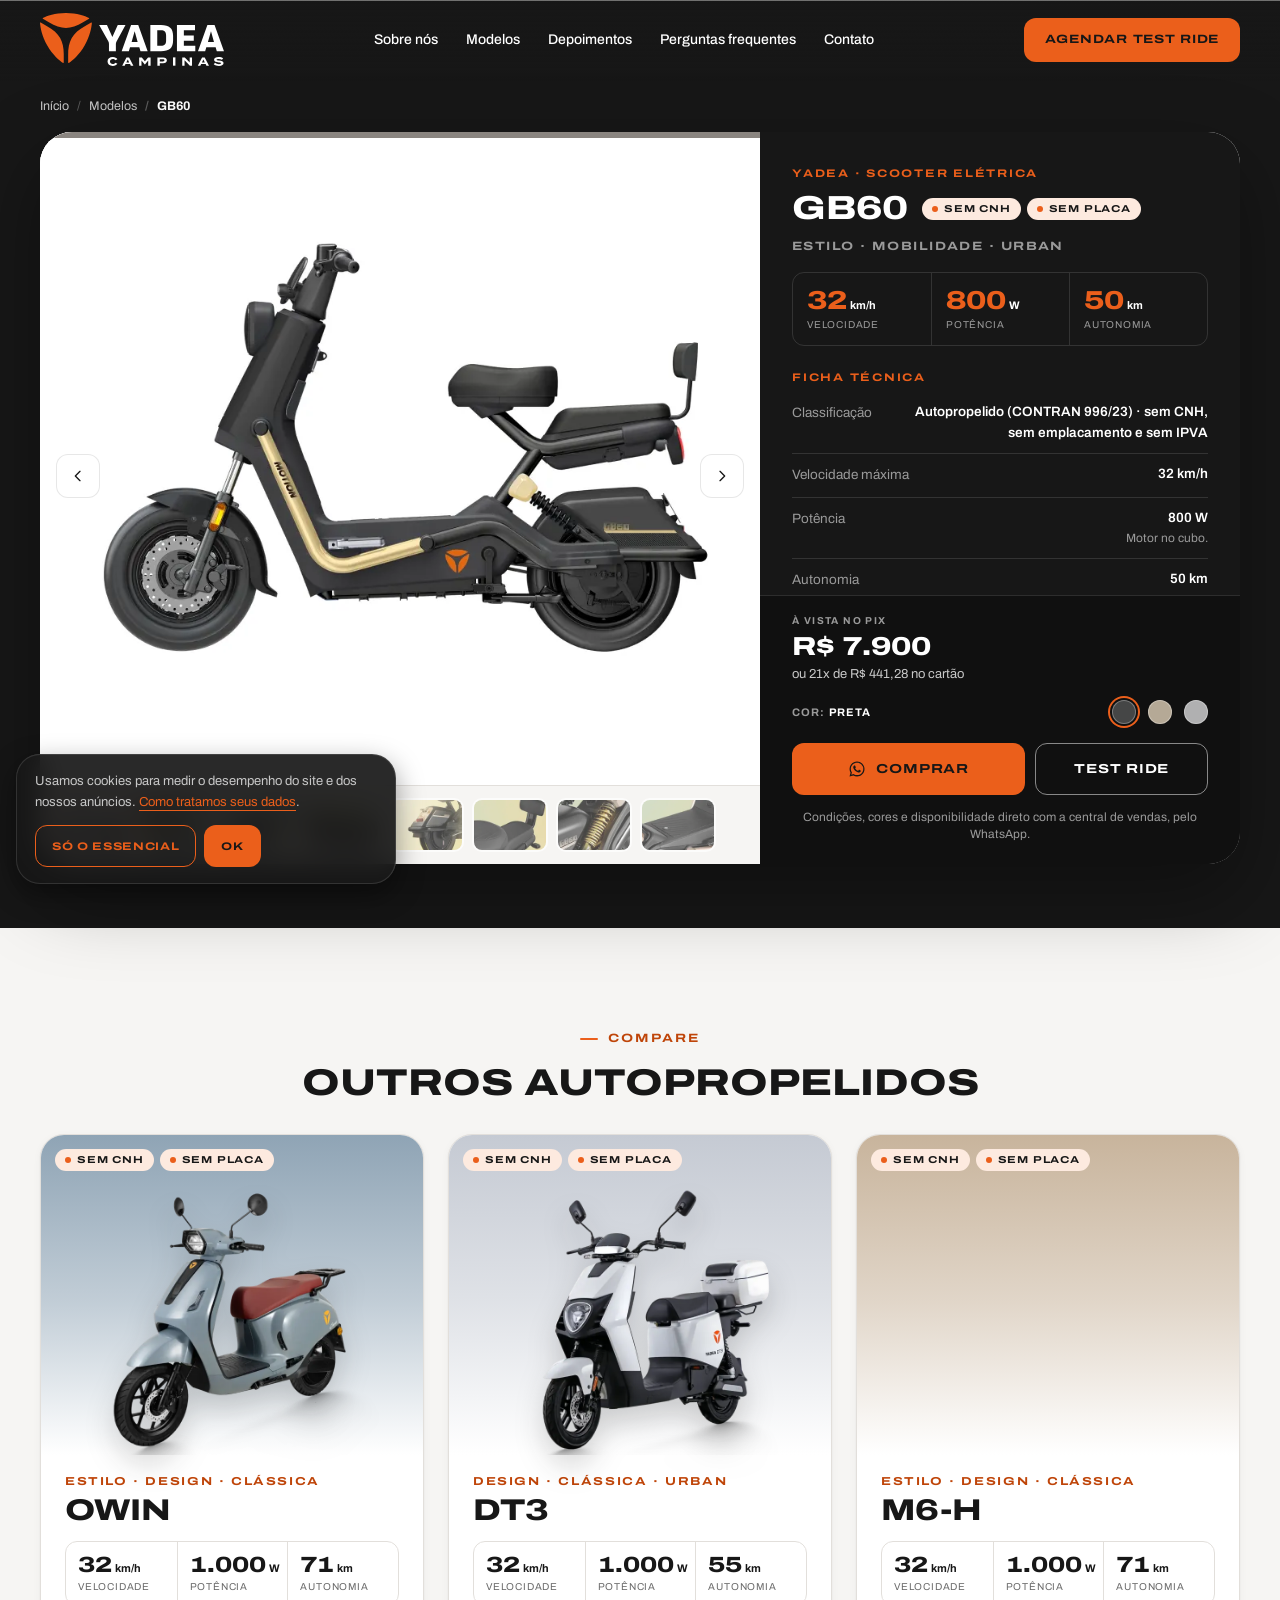
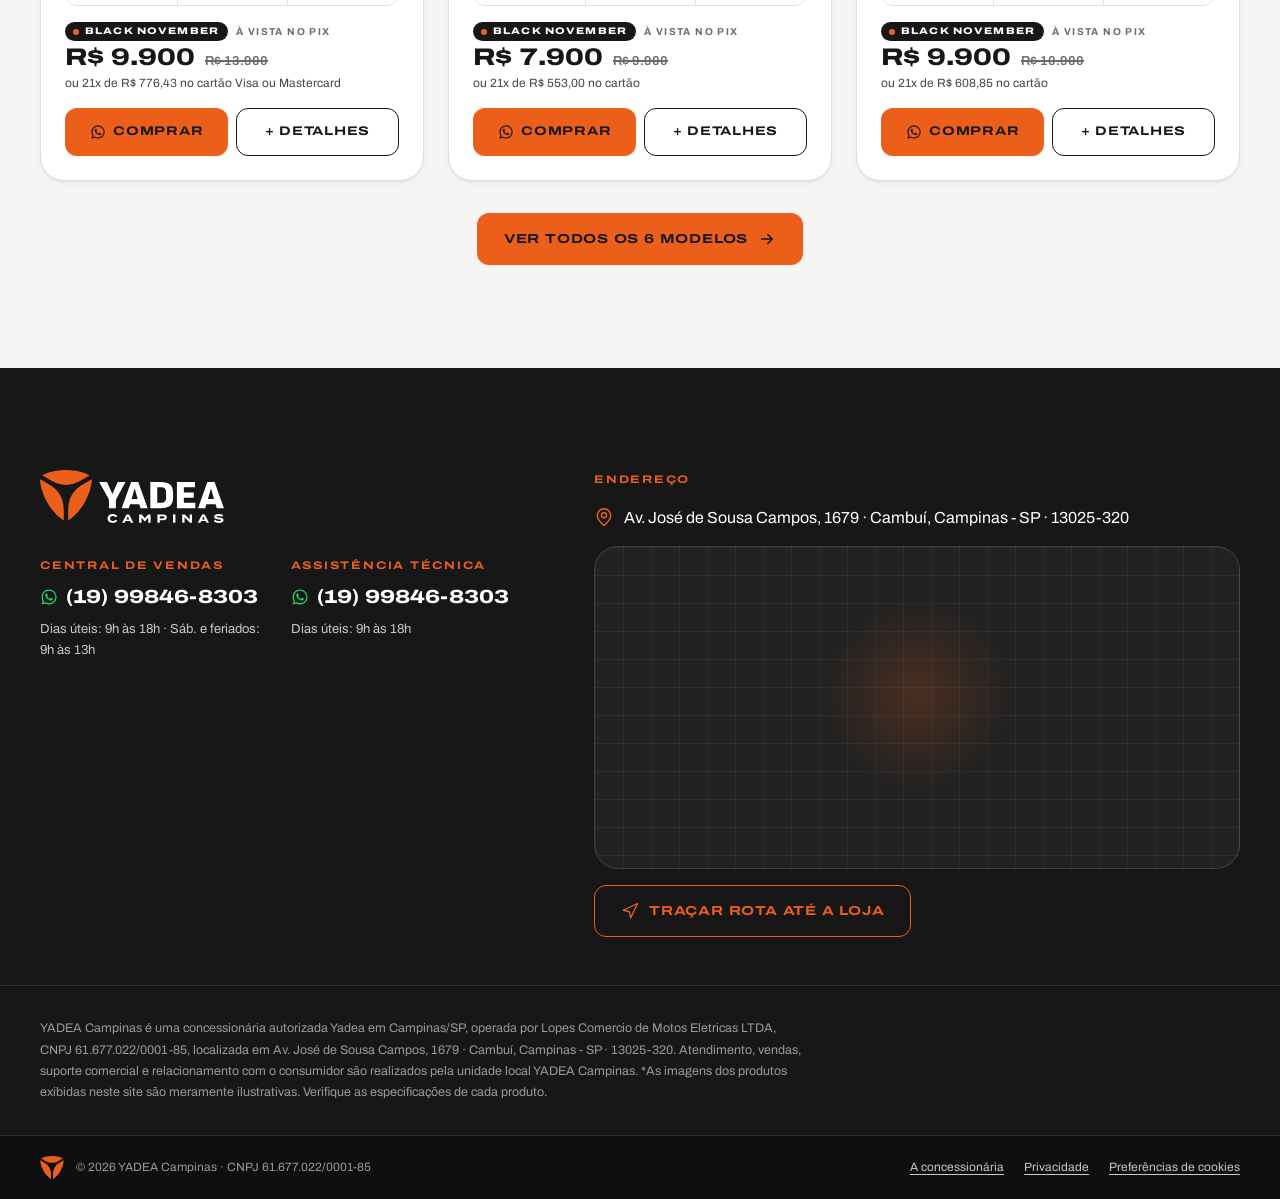
<file: modelos-de-motos/gb60/index.html>
<!DOCTYPE html>
<html lang="pt-BR" data-ga4="" data-meta-pixel="" data-sem-servidor="1">
<head>
<meta charset="utf-8">
<base href="../../">
<meta name="viewport" content="width=device-width, initial-scale=1, viewport-fit=cover">
<title>YADEA GB60 · Scooter elétrica em Campinas | YADEA Campinas</title>
<meta name="description" content="YADEA GB60, scooter elétrica sem CNH e sem placa: 32 km/h, 800 W e 50 km de autonomia. Black November: R$ 6.900 à vista no PIX ou 21x de R$ 441,28 no cartão.">
<meta name="robots" content="noindex, nofollow">
<meta name="theme-color" content="#171717">
<link rel="canonical" href="https://yadeacampinas.com/modelos-de-motos/gb60/">

<meta property="og:type" content="product">
<meta property="og:url" content="https://yadeacampinas.com/modelos-de-motos/gb60/">
<meta property="og:locale" content="pt_BR">
<meta property="og:site_name" content="YADEA Campinas">
<meta property="og:title" content="YADEA GB60 · YADEA Campinas">
<meta property="og:description" content="YADEA GB60, scooter elétrica sem CNH e sem placa: 32 km/h, 800 W e 50 km de autonomia. Black November: R$ 6.900 à vista no PIX ou 21x de R$ 441,28 no cartão.">
<meta property="og:image" content="https://yadeacampinas.com/assets/img/social/modelo-gb60.jpg">
<meta property="og:image:type" content="image/jpeg">
<meta property="og:image:width" content="1200">
<meta property="og:image:height" content="630">
<meta property="og:image:alt" content="Scooter elétrica YADEA GB60 preta com quadro dourado e cesta dianteira">
<meta name="twitter:card" content="summary_large_image">

<link rel="icon" href="favicon.ico" sizes="48x48">
<link rel="icon" href="assets/img/brand/icone-app-laranja.svg" type="image/svg+xml">
<link rel="apple-touch-icon" href="assets/img/brand/apple-touch-icon.png">


<link rel="preload" href="assets/fonts/archivo-latin-var.woff2" as="font" type="font/woff2" crossorigin>
<link rel="preload" as="image" href="assets/img/models/gb60-01.webp" fetchpriority="high">
<link rel="stylesheet" href="assets/css/yadea.css?v=1.0.11">


<script>
  (function (h) {
    h.classList.add('js');
    setTimeout(function () { if (!h.classList.contains('motion-ok')) h.classList.add('sem-anima'); }, 3500);
  })(document.documentElement);
</script>

<script src="assets/js/consent.js?v=1.0.11"></script>

<script>
  (function () {
    var id = document.documentElement.dataset.ga4;
    if (!id) return;
    var s = document.createElement('script');
    s.async = true;
    s.src = 'https://www.googletagmanager.com/gtag/js?id=' + id;
    document.head.appendChild(s);
    gtag('js', new Date());
    gtag('config', id, { send_page_view: false });
  })();
</script>

<script type="application/ld+json">{"@context":"https://schema.org","@type":"Product","@id":"https://yadeacampinas.com/modelos-de-motos/gb60/#produto","name":"YADEA GB60","description":"YADEA GB60, scooter elétrica sem CNH e sem placa: 32 km/h, 800 W e 50 km de autonomia. Black November: R$ 6.900 à vista no PIX ou 21x de R$ 441,28 no cartão.","image":["https://yadeacampinas.com/assets/img/models/gb60-card.webp","https://yadeacampinas.com/assets/img/models/gb60-01.webp","https://yadeacampinas.com/assets/img/models/gb60-04.webp","https://yadeacampinas.com/assets/img/models/gb60-05.webp","https://yadeacampinas.com/assets/img/models/gb60-06.webp","https://yadeacampinas.com/assets/img/models/gb60-07.webp"],"brand":{"@type":"Brand","name":"YADEA"},"category":"Scooter elétrica","url":"https://yadeacampinas.com/modelos-de-motos/gb60/","offers":{"@type":"Offer","url":"https://yadeacampinas.com/modelos-de-motos/gb60/","price":"6900.00","priceCurrency":"BRL","priceValidUntil":"2026-11-30","availability":"https://schema.org/InStock","seller":{"@type":"MotorcycleDealer","@id":"https://yadeacampinas.com/#loja","name":"YADEA Campinas"}}}</script>
<script type="application/ld+json">{"@context":"https://schema.org","@type":"BreadcrumbList","itemListElement":[{"@type":"ListItem","position":1,"name":"Início","item":"https://yadeacampinas.com/"},{"@type":"ListItem","position":2,"name":"Modelos","item":"https://yadeacampinas.com/#modelos"},{"@type":"ListItem","position":3,"name":"YADEA GB60","item":"https://yadeacampinas.com/modelos-de-motos/gb60/"}]}</script>
</head>
<body class="pagina-modelo">
<a class="u-skip" href="modelos-de-motos/gb60/#conteudo">Pular para o conteúdo</a>

<svg width="0" height="0" aria-hidden="true" focusable="false" style="position:absolute">
  <symbol id="i-whats" viewBox="0 0 24 24" fill="currentColor">
    <path d="M12.04 2c-5.5 0-9.97 4.47-9.97 9.97 0 1.76.46 3.48 1.34 5L2 22l5.16-1.35a9.93 9.93 0 0 0 4.88 1.25h.01c5.5 0 9.97-4.47 9.97-9.97 0-2.66-1.04-5.17-2.92-7.05A9.9 9.9 0 0 0 12.04 2Zm0 18.15h-.01a8.27 8.27 0 0 1-4.21-1.15l-.3-.18-3.13.82.84-3.05-.2-.31a8.24 8.24 0 0 1-1.26-4.41c0-4.57 3.72-8.29 8.29-8.29 2.21 0 4.29.86 5.86 2.43a8.24 8.24 0 0 1 2.43 5.87c0 4.57-3.72 8.27-8.31 8.27Zm4.55-6.2c-.25-.13-1.47-.73-1.7-.81-.23-.08-.4-.13-.56.13-.17.25-.64.81-.79.98-.14.17-.29.19-.54.06-.25-.12-1.05-.39-2-1.23-.74-.66-1.24-1.47-1.38-1.72-.15-.25-.02-.39.11-.51.11-.11.25-.29.37-.44.13-.14.17-.25.25-.41.09-.17.04-.31-.02-.44-.06-.12-.56-1.35-.77-1.85-.2-.48-.41-.42-.56-.43h-.48c-.17 0-.44.06-.66.31-.23.25-.87.85-.87 2.08s.89 2.41 1.02 2.58c.12.17 1.75 2.67 4.24 3.75.59.25 1.05.4 1.41.52.59.19 1.13.16 1.56.1.47-.07 1.47-.6 1.68-1.18.2-.58.2-1.07.15-1.18-.06-.1-.23-.17-.48-.29Z"/>
  </symbol>
  <symbol id="i-seta" viewBox="0 0 24 24" fill="none" stroke="currentColor" stroke-width="2" stroke-linecap="round" stroke-linejoin="round"><path d="m9 5 7 7-7 7"/></symbol>
  <symbol id="i-flecha" viewBox="0 0 24 24" fill="none" stroke="currentColor" stroke-width="2" stroke-linecap="round" stroke-linejoin="round"><path d="M5 12h14M13 6l6 6-6 6"/></symbol>
  <symbol id="i-x" viewBox="0 0 24 24" fill="none" stroke="currentColor" stroke-width="2" stroke-linecap="round" stroke-linejoin="round"><path d="M18 6 6 18M6 6l12 12"/></symbol>
  <symbol id="i-pino" viewBox="0 0 24 24" fill="none" stroke="currentColor" stroke-width="1.75" stroke-linecap="round" stroke-linejoin="round"><path d="M20 10c0 4.99-5.54 10.19-7.4 11.8a1 1 0 0 1-1.2 0C9.54 20.19 4 14.99 4 10a8 8 0 0 1 16 0"/><circle cx="12" cy="10" r="3"/></symbol>
  <symbol id="i-rota" viewBox="0 0 24 24" fill="none" stroke="currentColor" stroke-width="1.75" stroke-linecap="round" stroke-linejoin="round"><path d="M3 11 22 2l-9 19-2-8-8-2z"/></symbol>
  <symbol id="i-relogio" viewBox="0 0 24 24" fill="none" stroke="currentColor" stroke-width="1.75" stroke-linecap="round" stroke-linejoin="round"><circle cx="12" cy="12" r="9"/><path d="M12 7v5l3 2"/></symbol>
  <symbol id="i-chave" viewBox="0 0 24 24" fill="none" stroke="currentColor" stroke-width="1.75" stroke-linecap="round" stroke-linejoin="round"><path d="M14.7 6.3a1 1 0 0 0 0 1.4l1.6 1.6a1 1 0 0 0 1.4 0l3.77-3.77a6 6 0 0 1-7.94 7.94l-6.91 6.91a2.12 2.12 0 0 1-3-3l6.91-6.91a6 6 0 0 1 7.94-7.94l-3.76 3.76z"/></symbol>
  <symbol id="i-check" viewBox="0 0 24 24" fill="none" stroke="currentColor" stroke-width="2.4" stroke-linecap="round" stroke-linejoin="round"><path d="M20 6 9 17l-5-5"/></symbol>
  <symbol id="i-alerta" viewBox="0 0 24 24" fill="none" stroke="currentColor" stroke-width="2.4" stroke-linecap="round" stroke-linejoin="round"><path d="M12 7v6M12 17h.01"/></symbol>
  <symbol id="i-escudo" viewBox="0 0 24 24" fill="none" stroke="currentColor" stroke-width="1.75" stroke-linecap="round" stroke-linejoin="round"><path d="M20 13c0 5-3.5 7.5-7.66 8.95a1 1 0 0 1-.67-.01C7.5 20.5 4 18 4 13V6a1 1 0 0 1 1-1c2 0 4.5-1.2 6.24-2.72a1.17 1.17 0 0 1 1.52 0C14.51 3.81 17 5 19 5a1 1 0 0 1 1 1z"/><path d="m9 12 2 2 4-4"/></symbol>
  <symbol id="i-instagram" viewBox="0 0 24 24" fill="none" stroke="currentColor" stroke-width="1.75" stroke-linecap="round" stroke-linejoin="round"><rect x="2.5" y="2.5" width="19" height="19" rx="5"/><path d="M16 11.37A4 4 0 1 1 12.63 8 4 4 0 0 1 16 11.37Z"/><path d="M17.5 6.5h.01"/></symbol>
</svg>

<header class="header" id="header">
  <div class="u-container header__barra">
    <a class="header__logo" href="#topo" aria-label="YADEA Campinas, ir para o início">
      <img src="assets/img/brand/logo-campinas-negativo.svg" alt="YADEA Campinas" width="184" height="54">
    </a>

    <nav class="header__nav" aria-label="Navegação principal">
      <a class="header__link" href="#sobre">Sobre nós</a>
      <a class="header__link" href="#modelos">Modelos</a>
      <a class="header__link" href="#depoimentos">Depoimentos</a>
      <a class="header__link" href="#perguntas">Perguntas frequentes</a>
      <a class="header__link" href="#contato">Contato</a>
    </nav>

    <div class="header__acoes">
      <a class="btn btn--primario btn--desktop" data-whats="testRideGeral" data-origem="header_testride" href="https://api.whatsapp.com/send?phone=5519998468303&amp;text=Ol%C3%A1!%20Vim%20pelo%20site%20e%20gostaria%20de%20agendar%20um%20test%20ride%20na%20YADEA%20Campinas." target="_blank" rel="noopener">Agendar test ride</a>
      <button class="header__toggle" type="button" id="menu-toggle" aria-expanded="false" aria-controls="menu">
        <span class="header__toggle-icone" aria-hidden="true"><span></span><span></span><span></span></span>
        <span class="header__toggle-rotulo" aria-hidden="true"><span>Menu</span><span>Fechar</span></span>
        <span class="u-visually-hidden">Abrir menu de navegação</span>
      </button>
    </div>
  </div>
</header>

<div class="menu" id="menu" aria-hidden="true">
  <div class="menu__cortina menu__cortina--1" aria-hidden="true"></div>
  <div class="menu__cortina menu__cortina--2" aria-hidden="true"></div>
  <nav class="menu__painel" aria-label="Navegação mobile" data-lenis-prevent>
    <ul class="menu__lista">
      <li class="menu__item-wrap"><a class="menu__item" href="#sobre"><span class="menu__numero">01</span>Sobre nós</a></li>
      <li class="menu__item-wrap"><a class="menu__item" href="#modelos"><span class="menu__numero">02</span>Modelos</a></li>
      <li class="menu__item-wrap"><a class="menu__item" href="#depoimentos"><span class="menu__numero">03</span>Depoimentos</a></li>
      <li class="menu__item-wrap"><a class="menu__item" href="#perguntas"><span class="menu__numero">04</span>Perguntas</a></li>
      <li class="menu__item-wrap"><a class="menu__item" href="#contato"><span class="menu__numero">05</span>Contato</a></li>
    </ul>
    <div class="menu__rodape">
      <div class="menu__contato">
        <strong data-config="whatsapp.numero">(19) 99846-8303</strong>
        <span data-horarios="vendas"></span>
      </div>
      <a class="btn btn--primario" data-whats="testRideGeral" data-origem="menu_testride" href="https://api.whatsapp.com/send?phone=5519998468303&amp;text=Ol%C3%A1!%20Vim%20pelo%20site%20e%20gostaria%20de%20agendar%20um%20test%20ride%20na%20YADEA%20Campinas." target="_blank" rel="noopener">Agendar test ride</a>
    </div>
  </nav>
</div>

<main id="conteudo">
  <section class="produto" aria-label="YADEA GB60">
    <div class="u-container">
      <nav class="trilha" aria-label="Você está em">
        <ol>
          <li><a href="./">Início</a></li>
          <li><a href="./#modelos">Modelos</a></li>
          <li aria-current="page">GB60</li>
        </ol>
      </nav>
<div class="modal modal--pagina" id="modal" data-modelo="gb60">
  <div class="modal__caixa">

    <div class="modal__galeria tem-miniaturas">
      <div class="modal__slider" id="modal-slider" tabindex="0" data-lenis-prevent
           role="group" aria-roledescription="carrossel" aria-label="Fotos do modelo">
        <div class="modal__slide" role="group" aria-roledescription="slide"
             aria-label="1 de 8" style="--fundo:#FFFFFF">
          <img src="assets/img/models/gb60-01.webp" alt="Scooter elétrica YADEA GB60 preta com quadro dourado, de perfil" draggable="false" decoding="async"
               width="808" height="808">
        </div>
        <div class="modal__slide is-ambiente" role="group" aria-roledescription="slide"
             aria-label="2 de 8" style="--fundo:#7E8066">
          <img src="assets/img/models/gb60-04.webp" alt="GB60 preta estacionada num terraço ao pôr do sol" draggable="false" decoding="async"
               width="808" height="808" loading="lazy">
        </div>
        <div class="modal__slide is-ambiente" role="group" aria-roledescription="slide"
             aria-label="3 de 8" style="--fundo:#B1B79B">
          <img src="assets/img/models/gb60-05.webp" alt="Painel digital da GB60 com velocidade e nível de bateria" draggable="false" decoding="async"
               width="808" height="808" loading="lazy">
        </div>
        <div class="modal__slide is-ambiente" role="group" aria-roledescription="slide"
             aria-label="4 de 8" style="--fundo:#97957C">
          <img src="assets/img/models/gb60-06.webp" alt="Bateria da GB60 sendo retirada pela alça" draggable="false" decoding="async"
               width="808" height="808" loading="lazy">
        </div>
        <div class="modal__slide is-ambiente" role="group" aria-roledescription="slide"
             aria-label="5 de 8" style="--fundo:#CEC7A7">
          <img src="assets/img/models/gb60-07.webp" alt="Lanterna traseira e motor no cubo da roda da GB60" draggable="false" decoding="async"
               width="808" height="808" loading="lazy">
        </div>
        <div class="modal__slide is-ambiente" role="group" aria-roledescription="slide"
             aria-label="6 de 8" style="--fundo:#AFA981">
          <img src="assets/img/models/gb60-08.webp" alt="Banco traseiro com encosto da GB60" draggable="false" decoding="async"
               width="808" height="808" loading="lazy">
        </div>
        <div class="modal__slide" role="group" aria-roledescription="slide"
             aria-label="7 de 8" style="--fundo:#6D6D69">
          <img src="assets/img/models/gb60-09.webp" alt="Amortecedor traseiro de mola dourada da GB60" draggable="false" decoding="async"
               width="808" height="808" loading="lazy">
        </div>
        <div class="modal__slide is-ambiente" role="group" aria-roledescription="slide"
             aria-label="8 de 8" style="--fundo:#69695F">
          <img src="assets/img/models/gb60-10.webp" alt="Assoalho e apoio de pés da GB60" draggable="false" decoding="async"
               width="808" height="808" loading="lazy">
        </div></div>
      <button class="modal__seta-slide modal__seta-slide--anterior" type="button" data-slide-passo="-1" aria-label="Foto anterior"><svg aria-hidden="true" style="transform:scaleX(-1)"><use href="#i-seta"></use></svg></button>
      <button class="modal__seta-slide modal__seta-slide--proxima" type="button" data-slide-passo="1" aria-label="Próxima foto"><svg aria-hidden="true"><use href="#i-seta"></use></svg></button>
      <div class="modal__miniaturas" id="modal-miniaturas" role="group" aria-label="Escolher foto">
        <button class="modal__mini" type="button" data-foto="0" aria-current="true"
                aria-label="Ver foto 1 de 8">
          <img src="assets/img/models/gb60-01-mini.webp" alt="" loading="lazy" decoding="async" width="180" height="127">
        </button>
      
        <button class="modal__mini" type="button" data-foto="1" aria-current="false"
                aria-label="Ver foto 2 de 8">
          <img src="assets/img/models/gb60-04-mini.webp" alt="" loading="lazy" decoding="async" width="180" height="127">
        </button>
      
        <button class="modal__mini" type="button" data-foto="2" aria-current="false"
                aria-label="Ver foto 3 de 8">
          <img src="assets/img/models/gb60-05-mini.webp" alt="" loading="lazy" decoding="async" width="180" height="127">
        </button>
      
        <button class="modal__mini" type="button" data-foto="3" aria-current="false"
                aria-label="Ver foto 4 de 8">
          <img src="assets/img/models/gb60-06-mini.webp" alt="" loading="lazy" decoding="async" width="180" height="127">
        </button>
      
        <button class="modal__mini" type="button" data-foto="4" aria-current="false"
                aria-label="Ver foto 5 de 8">
          <img src="assets/img/models/gb60-07-mini.webp" alt="" loading="lazy" decoding="async" width="180" height="127">
        </button>
      
        <button class="modal__mini" type="button" data-foto="5" aria-current="false"
                aria-label="Ver foto 6 de 8">
          <img src="assets/img/models/gb60-08-mini.webp" alt="" loading="lazy" decoding="async" width="180" height="127">
        </button>
      
        <button class="modal__mini" type="button" data-foto="6" aria-current="false"
                aria-label="Ver foto 7 de 8">
          <img src="assets/img/models/gb60-09-mini.webp" alt="" loading="lazy" decoding="async" width="180" height="127">
        </button>
      
        <button class="modal__mini" type="button" data-foto="7" aria-current="false"
                aria-label="Ver foto 8 de 8">
          <img src="assets/img/models/gb60-10-mini.webp" alt="" loading="lazy" decoding="async" width="180" height="127">
        </button>
      </div>
    </div>

    <div class="modal__painel">
      <div class="modal__topo">
        <p class="modal__eyebrow" id="modal-eyebrow">YADEA · Scooter elétrica</p>
        <div class="modal__nome">
          <h1 class="modal__titulo" id="modal-titulo">GB60</h1>
          <div id="modal-selo"><ul class="selos selos--modal" aria-label="Classificação legal">
      <li class="selo selo--livre">Sem CNH</li>
      <li class="selo selo--livre">Sem placa</li></ul></div>
        </div>
        <p class="modal__tags-texto" id="modal-tags">Estilo · Mobilidade · Urban</p>
      </div>

      <div class="modal__corpo" id="modal-corpo" data-lenis-prevent>
        <div id="modal-numeros">
        <dl class="specs specs--modal">
          
            <div class="spec">
              <dt>Velocidade</dt>
              <dd><b>32</b><span>km/h</span></dd>
            </div>
            <div class="spec">
              <dt>Potência</dt>
              <dd><b>800</b><span>W</span></dd>
            </div>
            <div class="spec">
              <dt>Autonomia</dt>
              <dd><b>50</b><span>km</span></dd>
            </div>
        </dl></div>
        <div>
          <p class="modal__secao-rotulo">Ficha técnica</p>
          <dl class="modal__ficha" id="modal-ficha"><div><dt>Classificação</dt><dd>Autopropelido (CONTRAN 996/23) · sem CNH, sem emplacamento e sem IPVA</dd></div><div><dt>Velocidade máxima</dt><dd>32 km/h</dd></div><div><dt>Potência</dt><dd>800 W<small class="ficha__nota">Motor no cubo.</small></dd></div><div><dt>Autonomia</dt><dd>50 km</dd></div><div><dt>Bateria</dt><dd>Lítio removível, 48 V 24 Ah</dd></div><div><dt>Carregador</dt><dd>Bivolt automático, 110 V e 220 V</dd></div><div><dt>Freios</dt><dd>Disco na frente, tambor atrás</dd></div><div><dt>Suspensão</dt><dd>Hidráulica, dianteira e traseira</dd></div><div><dt>Rodas e pneus</dt><dd>Aro 10, pneus 2.75-10</dd></div><div><dt>Assento</dt><dd>A 720 mm do chão</dd></div><div><dt>Dimensões (C × L × A)</dt><dd>1565 × 685 × 1060 mm · 1105 mm entre eixos</dd></div><div><dt>Torque máximo</dt><dd>80 N·m</dd></div><div><dt>Subida</dt><dd>Até 12°</dd></div><div><dt>Proteção</dt><dd>IPX5</dd></div><div><dt>Garantia</dt><dd>2 anos na bateria, 2 anos no motor e 1 ano nos componentes elétricos</dd></div></dl>
        </div>
        <div class="modal__equipamentos" id="modal-equipamentos">
          <p class="modal__secao-rotulo">Destaques</p>
          <ul id="modal-equipamentos-lista"><li>Bateria removível com alça</li><li>Controle de descida em ladeira e de tração</li><li>Painel LED com a porcentagem de bateria</li><li>Plataforma de apoio estendida</li><li>Banco traseiro com encosto</li></ul>
        </div>
        <p class="modal__legal">Imagens meramente ilustrativas. Dados do fabricante (yadea.com.br), que podem variar por versão; a equipe confirma ficha, cor e disponibilidade pelo WhatsApp.</p>
      </div>

      <div class="modal__base">
        <div class="modal__linha">
          <div id="modal-preco">
        <p class="preco preco--modal">
          <span class="preco__topo"><span class="preco__selo">Black November</span><span class="preco__rotulo">À vista no PIX</span></span>
          <span class="preco__linha"><span class="preco__valor"><span class="u-visually-hidden">por </span>R$ 6.900</span> <s class="preco__de"><span class="u-visually-hidden">antes </span>R$ 7.900</s></span>
          <span class="preco__parcelas">ou 21x de R$ 441,28 no cartão</span>
        </p></div>
          <div class="modal__cores" id="modal-cores">
            <p class="modal__cores-rotulo">Cor: <strong id="modal-cor-nome">Preta</strong></p>
            <div class="modal__swatches" id="modal-swatches">
        <button class="modal__swatch" type="button" data-cor="0"
                aria-pressed="true" aria-label="Cor Preta"
                title="Preta">
          <i style="background:#454646" aria-hidden="true"></i>
        </button>
      
        <button class="modal__swatch" type="button" data-cor="1"
                aria-pressed="false" aria-label="Cor Champanhe"
                title="Champanhe">
          <i style="background:#B5A996" aria-hidden="true"></i>
        </button>
      
        <button class="modal__swatch" type="button" data-cor="2"
                aria-pressed="false" aria-label="Cor Prata"
                title="Prata">
          <i style="background:#B0B0B1" aria-hidden="true"></i>
        </button>
      </div>
          </div>
        </div>
        <div class="modal__acoes">
          <a class="btn btn--primario" id="modal-cta" href="https://api.whatsapp.com/send?phone=5519998468303&text=Ol%C3%A1!%20Vim%20pelo%20site%20e%20gostaria%20de%20saber%20mais%20sobre%20o%20modelo%20GB60%20na%20cor%20Preta." target="_blank" rel="noopener"><svg aria-hidden="true"><use href="#i-whats"></use></svg>Comprar</a>
          <a class="btn btn--contorno" id="modal-testride" href="https://api.whatsapp.com/send?phone=5519998468303&text=Ol%C3%A1!%20Vim%20pelo%20site%20e%20gostaria%20de%20agendar%20um%20test%20ride%20do%20modelo%20GB60%20na%20cor%20Preta." target="_blank" rel="noopener">Test ride</a>
        </div>
        <p class="modal__microcopy">Condições, cores e disponibilidade direto com a central de vendas, pelo WhatsApp.</p>
      </div>
    </div>
  </div>
</div>
    </div>
  </section>

  <section class="u-secao s-clara comparar" aria-labelledby="comparar-titulo">
    <div class="u-container">
      <div class="cabecalho cabecalho--centro comparar__topo">
        <p class="eyebrow" data-anima>Compare</p>
        <h2 class="t-h2" id="comparar-titulo" data-anima>Outros autopropelidos</h2>
      </div>
      <ul class="vitrine__grade" id="comparar-grade" aria-label="Outros modelos">
        <li data-anima>
          <article class="card" data-id="owin">
            <div class="card__midia" style="--palco:#8FA4B5">
              <button class="card__foto" type="button" data-detalhes="owin"
                      aria-label="Ver detalhes da Owin">
                <img src="assets/img/models/owin-card.webp" alt="Scooter elétrica YADEA Owin cinza com banco vinho" loading="lazy" decoding="async" width="736" height="616">
              </button>
              <ul class="selos card__selos" aria-label="Classificação legal">
      <li class="selo selo--livre">Sem CNH</li>
      <li class="selo selo--livre">Sem placa</li></ul>
            </div>
            <div class="card__corpo">
              <div class="card__cabeca">
                <p class="card__tags">Estilo · Design · Clássica</p>
                <h3 class="card__nome">Owin</h3>
              </div>
              
        <dl class="specs ">
          
            <div class="spec">
              <dt>Velocidade</dt>
              <dd><b>32</b><span>km/h</span></dd>
            </div>
            <div class="spec">
              <dt>Potência</dt>
              <dd><b>1.000</b><span>W</span></dd>
            </div>
            <div class="spec">
              <dt>Autonomia</dt>
              <dd><b>71</b><span>km</span></dd>
            </div>
        </dl>
              
        <p class="preco card__preco">
          <span class="preco__topo"><span class="preco__selo">Black November</span><span class="preco__rotulo">À vista no PIX</span></span>
          <span class="preco__linha"><span class="preco__valor"><span class="u-visually-hidden">por </span>R$ 9.900</span> <s class="preco__de"><span class="u-visually-hidden">antes </span>R$ 13.900</s></span>
          <span class="preco__parcelas">ou 21x de R$ 776,43 no cartão Visa ou Mastercard</span>
        </p>
              <div class="card__acoes">
                <a class="btn btn--primario btn--card" href="https://api.whatsapp.com/send?phone=5519998468303&text=Ol%C3%A1!%20Vim%20pelo%20site%20e%20gostaria%20de%20saber%20mais%20sobre%20o%20modelo%20Owin." target="_blank" rel="noopener"><svg aria-hidden="true"><use href="#i-whats"></use></svg><span>Comprar<span class="u-visually-hidden"> a Owin pelo WhatsApp</span></span></a>
                <a class="btn btn--contorno btn--card" href="modelos-de-motos/owin/" data-detalhes="owin"><span>+ Detalhes<span class="u-visually-hidden"> da Owin</span></span></a>
              </div>
            </div>
          </article>
        </li>
        <li data-anima>
          <article class="card" data-id="dt3">
            <div class="card__midia" style="--palco:#C5CAD3">
              <button class="card__foto" type="button" data-detalhes="dt3"
                      aria-label="Ver detalhes da DT3">
                <img src="assets/img/models/dt3-card.webp" alt="Scooter elétrica YADEA DT3 branca com baú traseiro" loading="lazy" decoding="async" width="736" height="616">
              </button>
              <ul class="selos card__selos" aria-label="Classificação legal">
      <li class="selo selo--livre">Sem CNH</li>
      <li class="selo selo--livre">Sem placa</li></ul>
            </div>
            <div class="card__corpo">
              <div class="card__cabeca">
                <p class="card__tags">Design · Clássica · Urban</p>
                <h3 class="card__nome">DT3</h3>
              </div>
              
        <dl class="specs ">
          
            <div class="spec">
              <dt>Velocidade</dt>
              <dd><b>32</b><span>km/h</span></dd>
            </div>
            <div class="spec">
              <dt>Potência</dt>
              <dd><b>1.000</b><span>W</span></dd>
            </div>
            <div class="spec">
              <dt>Autonomia</dt>
              <dd><b>55</b><span>km</span></dd>
            </div>
        </dl>
              
        <p class="preco card__preco">
          <span class="preco__topo"><span class="preco__selo">Black November</span><span class="preco__rotulo">À vista no PIX</span></span>
          <span class="preco__linha"><span class="preco__valor"><span class="u-visually-hidden">por </span>R$ 7.900</span> <s class="preco__de"><span class="u-visually-hidden">antes </span>R$ 9.900</s></span>
          <span class="preco__parcelas">ou 21x de R$ 553,00 no cartão</span>
        </p>
              <div class="card__acoes">
                <a class="btn btn--primario btn--card" href="https://api.whatsapp.com/send?phone=5519998468303&text=Ol%C3%A1!%20Vim%20pelo%20site%20e%20gostaria%20de%20saber%20mais%20sobre%20o%20modelo%20DT3." target="_blank" rel="noopener"><svg aria-hidden="true"><use href="#i-whats"></use></svg><span>Comprar<span class="u-visually-hidden"> a DT3 pelo WhatsApp</span></span></a>
                <a class="btn btn--contorno btn--card" href="modelos-de-motos/dt3/" data-detalhes="dt3"><span>+ Detalhes<span class="u-visually-hidden"> da DT3</span></span></a>
              </div>
            </div>
          </article>
        </li>
        <li data-anima>
          <article class="card" data-id="m6-h">
            <div class="card__midia" style="--palco:#C8B49C">
              <button class="card__foto" type="button" data-detalhes="m6-h"
                      aria-label="Ver detalhes da M6-H">
                <img src="assets/img/models/m6-h-card.webp" alt="Scooter elétrica YADEA M6-H creme com banco marrom" loading="lazy" decoding="async" width="736" height="616">
              </button>
              <ul class="selos card__selos" aria-label="Classificação legal">
      <li class="selo selo--livre">Sem CNH</li>
      <li class="selo selo--livre">Sem placa</li></ul>
            </div>
            <div class="card__corpo">
              <div class="card__cabeca">
                <p class="card__tags">Estilo · Design · Clássica</p>
                <h3 class="card__nome">M6-H</h3>
              </div>
              
        <dl class="specs ">
          
            <div class="spec">
              <dt>Velocidade</dt>
              <dd><b>32</b><span>km/h</span></dd>
            </div>
            <div class="spec">
              <dt>Potência</dt>
              <dd><b>1.000</b><span>W</span></dd>
            </div>
            <div class="spec">
              <dt>Autonomia</dt>
              <dd><b>71</b><span>km</span></dd>
            </div>
        </dl>
              
        <p class="preco card__preco">
          <span class="preco__topo"><span class="preco__selo">Black November</span><span class="preco__rotulo">À vista no PIX</span></span>
          <span class="preco__linha"><span class="preco__valor"><span class="u-visually-hidden">por </span>R$ 9.900</span> <s class="preco__de"><span class="u-visually-hidden">antes </span>R$ 10.900</s></span>
          <span class="preco__parcelas">ou 21x de R$ 608,85 no cartão</span>
        </p>
              <div class="card__acoes">
                <a class="btn btn--primario btn--card" href="https://api.whatsapp.com/send?phone=5519998468303&text=Ol%C3%A1!%20Vim%20pelo%20site%20e%20gostaria%20de%20saber%20mais%20sobre%20o%20modelo%20M6-H." target="_blank" rel="noopener"><svg aria-hidden="true"><use href="#i-whats"></use></svg><span>Comprar<span class="u-visually-hidden"> a M6-H pelo WhatsApp</span></span></a>
                <a class="btn btn--contorno btn--card" href="modelos-de-motos/m6-h/" data-detalhes="m6-h"><span>+ Detalhes<span class="u-visually-hidden"> da M6-H</span></span></a>
              </div>
            </div>
          </article>
        </li>
      </ul>
      <div class="comparar__mais">
        <a class="btn btn--primario" href="./#modelos">Ver todos os 6 modelos <svg class="seta" aria-hidden="true"><use href="#i-flecha"></use></svg></a>
      </div>
    </div>
  </section>
</main>

<footer class="rodape s-escura" id="contato" aria-labelledby="rodape-titulo">
  <h2 class="u-visually-hidden" id="rodape-titulo">Contato e informações da loja</h2>
  <div class="u-container rodape__grade">
    <div class="rodape__contato">
      <img class="rodape__logo" src="assets/img/brand/logo-campinas-negativo.svg" alt="YADEA Campinas" width="184" height="54" loading="lazy">
      <div class="rodape__blocos">
        <div class="rodape__bloco">
          <p class="rodape__rotulo">Central de vendas</p>
          <a class="rodape__valor" data-whats="geral" data-origem="rodape_vendas" href="https://api.whatsapp.com/send?phone=5519998468303&amp;text=Ol%C3%A1!%20Vim%20pelo%20site%20e%20gostaria%20de%20saber%20mais%20sobre%20os%20modelos%20e%20condi%C3%A7%C3%B5es%20especiais%20da%20YADEA%20Campinas." target="_blank" rel="noopener"><svg aria-hidden="true"><use href="#i-whats"></use></svg><span data-config="whatsapp.numero">(19) 99846-8303</span></a>
          <p class="rodape__detalhe" data-horarios="vendas"></p>
        </div>
        <div class="rodape__bloco">
          <p class="rodape__rotulo">Assistência técnica</p>
          <a class="rodape__valor" data-whats="assistencia" data-origem="rodape_assistencia" href="https://api.whatsapp.com/send?phone=5519998468303&amp;text=Ol%C3%A1!%20Vim%20pelo%20site%20e%20gostaria%20de%20falar%20com%20a%20assist%C3%AAncia%20t%C3%A9cnica%20da%20YADEA%20Campinas." target="_blank" rel="noopener"><svg aria-hidden="true"><use href="#i-whats"></use></svg><span data-config="assistencia.numero">(19) 99846-8303</span></a>
          <p class="rodape__detalhe" data-horarios="assistencia"></p>
        </div>
        </div>
    </div>

    <div class="rodape__endereco">
      <p class="rodape__rotulo">Endereço</p>
      <p class="rodape__endereco-texto"><svg aria-hidden="true"><use href="#i-pino"></use></svg><span data-config="endereco.completo">Av. José de Sousa Campos, 1679 · Cambuí, Campinas - SP · 13025-320</span></p>
      <div class="mapa">
        <iframe id="mapa" title="Mapa com a localização da YADEA Campinas" loading="lazy"
                referrerpolicy="no-referrer-when-downgrade" allowfullscreen></iframe>
      </div>
      <div class="rodape__rota">
        <a class="btn btn--contorno-claro" data-rota href="https://www.google.com/maps/dir/?api=1&amp;destination=YADEA%20Campinas%2C%20Av.%20Jos%C3%A9%20de%20Sousa%20Campos%2C%201679%2C%20Cambu%C3%AD%2C%20Campinas%20-%20SP%2C%2013025-320" target="_blank" rel="noopener"><svg aria-hidden="true"><use href="#i-rota"></use></svg>Traçar rota até a loja</a>
      </div>
    </div>
  </div>

  <div class="u-container rodape__inst">
    <p class="rodape__institucional">
      <span data-config="marca.nome">YADEA Campinas</span> é uma concessionária autorizada Yadea em Campinas/SP,
      operada por <span data-config="marca.razaoSocial">Lopes Comercio de Motos Eletricas LTDA</span>,
      CNPJ <span data-config="marca.cnpj">61.677.022/0001-85</span>, localizada em
      <span data-config="endereco.completo">Av. José de Sousa Campos, 1679 · Cambuí, Campinas - SP · 13025-320</span>.
      Atendimento, vendas, suporte comercial e relacionamento com o consumidor são realizados pela
      unidade local <span data-config="marca.nome">YADEA Campinas</span>.
      *As imagens dos produtos exibidas neste site são meramente ilustrativas. Verifique as especificações de cada produto.
    </p>
  </div>

  <div class="rodape__legal">
    <div class="u-container rodape__legal-linha">
      <span class="rodape__legal-marca">
        <img src="assets/img/brand/simbolo-laranja.svg" alt="" width="24" height="23" loading="lazy">
        <span>© <span data-ano>2026</span> <span data-config="marca.nome">YADEA Campinas</span> · CNPJ <span data-config="marca.cnpj">61.677.022/0001-85</span></span>
      </span>
      <span class="rodape__legal-links">
        <a href="concessionaria-yadea-campinas/">A concessionária</a>
        <a href="privacidade.html">Privacidade</a>
        <button class="rodape__link" type="button" id="rever-cookies">Preferências de cookies</button>
        <button class="rodape__link" type="button" id="abrir-alerta" hidden>Comunicado de segurança</button>
      </span>
    </div>
  </div>
</footer>

<a class="flutuante" id="flutuante" data-whats="geral" data-origem="flutuante" href="https://api.whatsapp.com/send?phone=5519998468303&amp;text=Ol%C3%A1!%20Vim%20pelo%20site%20e%20gostaria%20de%20saber%20mais%20sobre%20os%20modelos%20e%20condi%C3%A7%C3%B5es%20especiais%20da%20YADEA%20Campinas." aria-label="Falar com a YADEA Campinas pelo WhatsApp" target="_blank" rel="noopener">
  <svg aria-hidden="true"><use href="#i-whats"></use></svg>
</a>

<aside class="aviso" id="aviso-seguranca" aria-labelledby="aviso-titulo" aria-live="polite" hidden>
  <span class="aviso__icone" aria-hidden="true"><svg><use href="#i-escudo"></use></svg></span>
  <div class="aviso__corpo">
    <p class="aviso__selo">Comunicado de segurança</p>
    <p class="aviso__titulo" id="aviso-titulo">Este é o site oficial da YADEA Campinas.</p>
    <p class="aviso__texto">A loja não se responsabiliza por negociações feitas fora dos canais oficiais<span data-aviso="exemplo"></span>.</p>
    <div class="aviso__acoes">
      <button class="aviso__botao aviso__botao--detalhes" type="button" id="aviso-detalhes">Ver detalhes</button>
      <button class="aviso__botao" type="button" data-fechar-aviso>Entendi</button>
    </div>
  </div>
  <button class="aviso__fechar" type="button" data-fechar-aviso aria-label="Fechar comunicado de segurança"><svg aria-hidden="true"><use href="#i-x"></use></svg></button>
</aside>

<div class="alerta" id="alerta-seguranca" role="dialog" aria-modal="true" aria-labelledby="alerta-titulo"
     aria-describedby="alerta-texto" aria-hidden="true" hidden>
  <div class="alerta__scrim" data-fechar-alerta></div>
  <div class="alerta__caixa" data-lenis-prevent>
    <button class="alerta__fechar" type="button" data-fechar-alerta aria-label="Fechar comunicado de segurança"><svg aria-hidden="true"><use href="#i-x"></use></svg></button>
    <p class="alerta__selo">Comunicado de segurança</p>
    <h2 class="alerta__titulo" id="alerta-titulo" tabindex="-1">Use apenas os <span class="t-laranja">canais oficiais</span> da YADEA Campinas.</h2>
    <p class="alerta__texto" id="alerta-texto">
      Para sua segurança, a YADEA Campinas não recomenda negociações por canais não oficiais.
      Antes de realizar qualquer pagamento ou confirmar uma proposta comercial, fale diretamente
      com a Central de Vendas ou visite a loja física.
    </p>
    <div class="alerta__dominios">
      <div class="alerta__dominio alerta__dominio--oficial">
        <span class="alerta__dominio-rotulo">Site oficial</span>
        <span class="alerta__dominio-valor"><svg aria-hidden="true"><use href="#i-escudo"></use></svg><strong data-alerta="oficial"></strong></span>
      </div>
      <div class="alerta__dominio alerta__dominio--falso" data-alerta="caixa-falsos">
        <span class="alerta__dominio-rotulo">Domínio não reconhecido</span>
        <ul class="alerta__dominio-lista" data-alerta="falsos"></ul>
      </div>
    </div>
    <div class="alerta__detalhes" id="alerta-detalhes" hidden>
      <ul class="alerta__lista">
        <li class="alerta__item alerta__item--ok"><span aria-hidden="true"><svg><use href="#i-check"></use></svg></span><p><strong>Central de vendas:</strong> <span data-config="whatsapp.numero"></span></p></li>
        <li class="alerta__item alerta__item--ok"><span aria-hidden="true"><svg><use href="#i-check"></use></svg></span><p><strong>Assistência técnica:</strong> <span data-config="assistencia.numero"></span></p></li>
        <li class="alerta__item alerta__item--nao"><span aria-hidden="true"><svg><use href="#i-alerta"></use></svg></span><p>Não realize pagamentos, envie documentos ou compartilhe dados pessoais sem confirmar o atendimento oficial.</p></li>
      </ul>
    </div>
    <div class="alerta__acoes">
      <a class="btn btn--primario alerta__principal" data-whats="confirmarOficial" data-origem="alerta_seguranca" href="https://api.whatsapp.com/send?phone=5519998468303&amp;text=Ol%C3%A1!%20Vim%20pelo%20site%20e%20quero%20confirmar%20se%20estou%20falando%20com%20o%20atendimento%20oficial%20da%20YADEA%20Campinas." target="_blank" rel="noopener"><svg aria-hidden="true"><use href="#i-whats"></use></svg>Confirmar no WhatsApp</a>
      <button class="btn btn--contorno-claro" type="button" id="alerta-mais" aria-expanded="false" aria-controls="alerta-detalhes">Ver detalhes</button>
    </div>
  </div>
</div>


<div class="consentimento" id="consentimento" role="dialog" aria-live="polite" aria-label="Aviso de cookies" hidden>
  <div class="consentimento__texto">
    <p>Usamos cookies para medir o desempenho do site e dos nossos anúncios. <a href="privacidade.html">Como tratamos seus dados</a>.</p>
  </div>
  <div class="consentimento__acoes">
    <button class="btn btn--contorno-claro" type="button" data-consentimento="recusar">Só o essencial</button>
    <button class="btn btn--primario" type="button" data-consentimento="aceitar">Ok</button>
  </div>
</div>

<div class="lightbox" id="lightbox" role="dialog" aria-modal="true" aria-label="Foto ampliada" aria-hidden="true">
  <button class="lightbox__fechar" type="button" data-fechar-lightbox aria-label="Fechar foto ampliada"><svg aria-hidden="true"><use href="#i-x"></use></svg></button>
  <button class="lightbox__seta lightbox__seta--anterior" type="button" data-lightbox-passo="-1" aria-label="Foto anterior"><svg aria-hidden="true" style="transform:scaleX(-1)"><use href="#i-seta"></use></svg></button>
  <img class="lightbox__foto" id="lightbox-foto" alt="">
  <button class="lightbox__seta lightbox__seta--proxima" type="button" data-lightbox-passo="1" aria-label="Próxima foto"><svg aria-hidden="true"><use href="#i-seta"></use></svg></button>
  <p class="lightbox__contador" id="lightbox-contador" aria-live="polite"></p>
</div>

<script src="assets/js/tracking.js?v=1.0.11"></script>
<script src="assets/js/config.js?v=1.0.11"></script>
<script src="assets/js/galerias.js?v=1.0.11"></script>
<script src="assets/js/catalogo.js?v=1.0.11"></script>
<script src="assets/js/render.js?v=1.0.11"></script>
<script src="assets/js/app.js?v=1.0.11"></script>

<script src="assets/vendor/gsap.min.js" defer></script>
<script src="assets/vendor/ScrollTrigger.min.js" defer></script>
<script src="assets/vendor/lenis.min.js" defer></script>
<script src="assets/js/motion.js?v=1.0.11" defer></script>
</body>
</html>
</file>
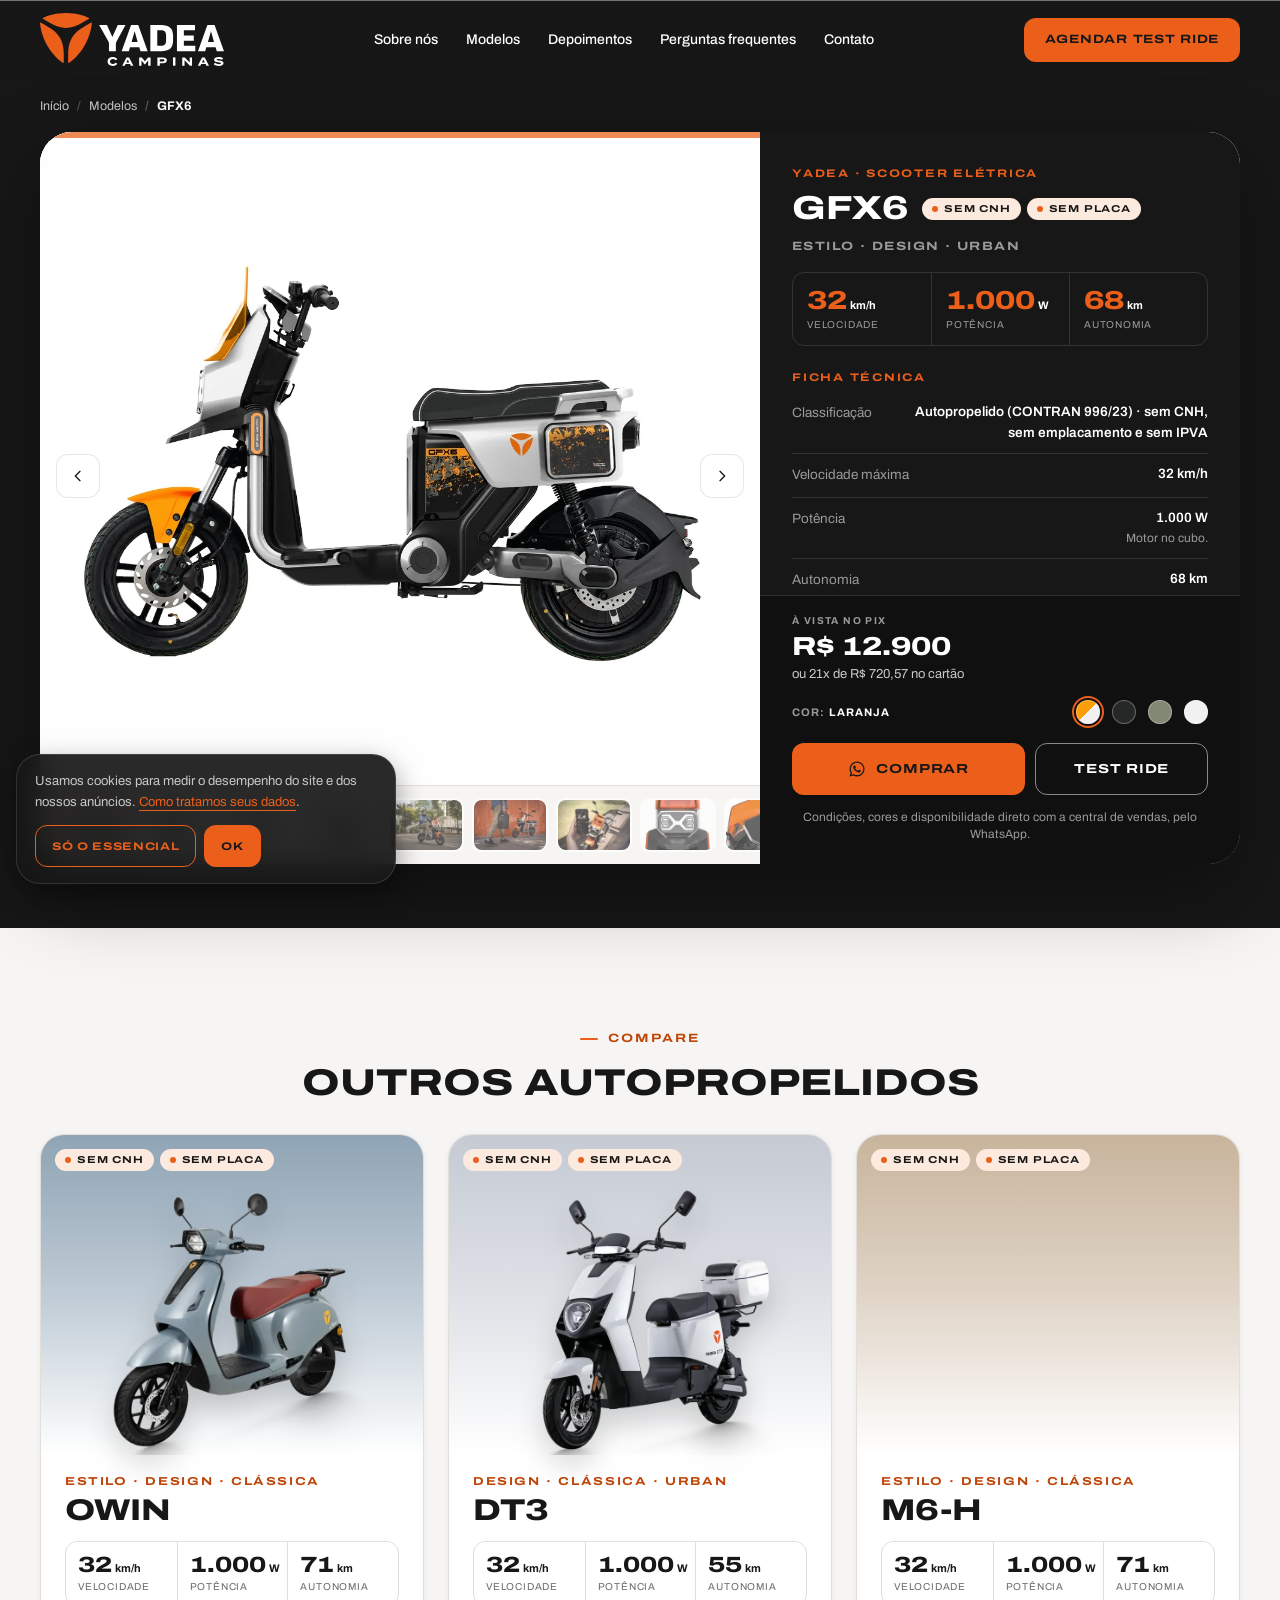
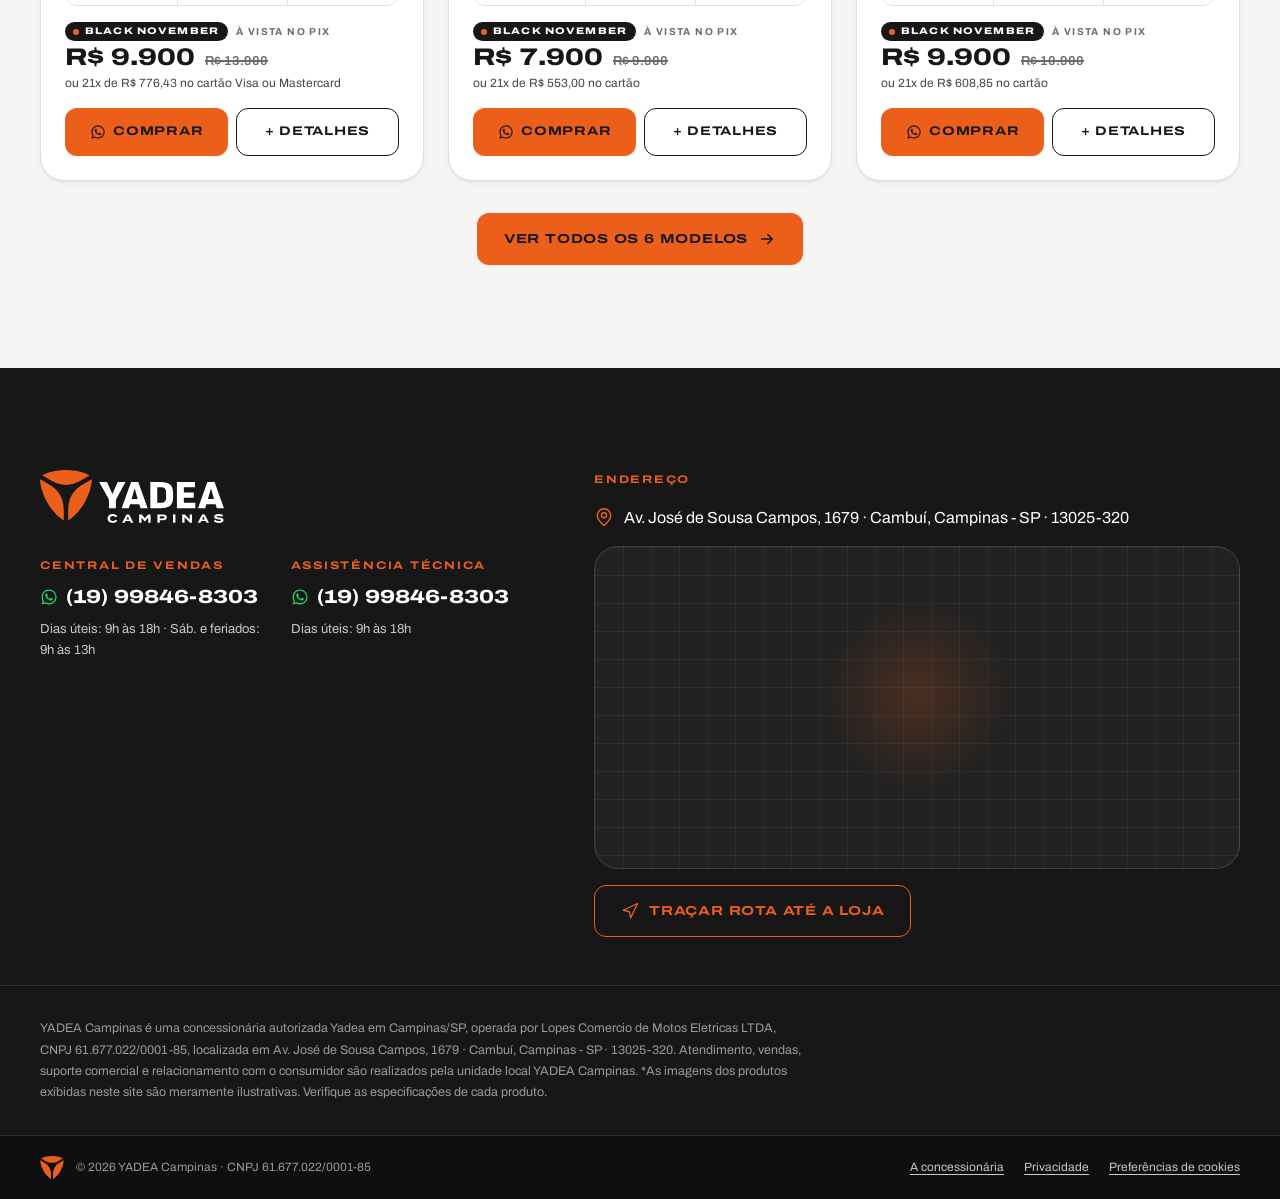
<file: modelos-de-motos/gfx6/index.html>
<!DOCTYPE html>
<html lang="pt-BR" data-ga4="" data-meta-pixel="" data-sem-servidor="1">
<head>
<meta charset="utf-8">
<base href="../../">
<meta name="viewport" content="width=device-width, initial-scale=1, viewport-fit=cover">
<title>YADEA GFX6 · Scooter elétrica em Campinas | YADEA Campinas</title>
<meta name="description" content="YADEA GFX6, scooter elétrica sem CNH e sem placa: 32 km/h, 1000 W e 68 km de autonomia. R$ 12.900 à vista no PIX ou 21x de R$ 720,57 no cartão.">
<meta name="robots" content="noindex, nofollow">
<meta name="theme-color" content="#171717">
<link rel="canonical" href="https://yadeacampinas.com/modelos-de-motos/gfx6/">

<meta property="og:type" content="product">
<meta property="og:url" content="https://yadeacampinas.com/modelos-de-motos/gfx6/">
<meta property="og:locale" content="pt_BR">
<meta property="og:site_name" content="YADEA Campinas">
<meta property="og:title" content="YADEA GFX6 · YADEA Campinas">
<meta property="og:description" content="YADEA GFX6, scooter elétrica sem CNH e sem placa: 32 km/h, 1000 W e 68 km de autonomia. R$ 12.900 à vista no PIX ou 21x de R$ 720,57 no cartão.">
<meta property="og:image" content="https://yadeacampinas.com/assets/img/social/modelo-gfx6.jpg">
<meta property="og:image:type" content="image/jpeg">
<meta property="og:image:width" content="1200">
<meta property="og:image:height" content="630">
<meta property="og:image:alt" content="Scooter elétrica YADEA GFX6 laranja e branca">
<meta name="twitter:card" content="summary_large_image">

<link rel="icon" href="favicon.ico" sizes="48x48">
<link rel="icon" href="assets/img/brand/icone-app-laranja.svg" type="image/svg+xml">
<link rel="apple-touch-icon" href="assets/img/brand/apple-touch-icon.png">


<link rel="preload" href="assets/fonts/archivo-latin-var.woff2" as="font" type="font/woff2" crossorigin>
<link rel="preload" as="image" href="assets/img/models/gfx6-01.webp" fetchpriority="high">
<link rel="stylesheet" href="assets/css/yadea.css?v=1.0.11">


<script>
  (function (h) {
    h.classList.add('js');
    setTimeout(function () { if (!h.classList.contains('motion-ok')) h.classList.add('sem-anima'); }, 3500);
  })(document.documentElement);
</script>

<script src="assets/js/consent.js?v=1.0.11"></script>

<script>
  (function () {
    var id = document.documentElement.dataset.ga4;
    if (!id) return;
    var s = document.createElement('script');
    s.async = true;
    s.src = 'https://www.googletagmanager.com/gtag/js?id=' + id;
    document.head.appendChild(s);
    gtag('js', new Date());
    gtag('config', id, { send_page_view: false });
  })();
</script>

<script type="application/ld+json">{"@context":"https://schema.org","@type":"Product","@id":"https://yadeacampinas.com/modelos-de-motos/gfx6/#produto","name":"YADEA GFX6","description":"YADEA GFX6, scooter elétrica sem CNH e sem placa: 32 km/h, 1000 W e 68 km de autonomia. R$ 12.900 à vista no PIX ou 21x de R$ 720,57 no cartão.","image":["https://yadeacampinas.com/assets/img/models/gfx6-card.webp","https://yadeacampinas.com/assets/img/models/gfx6-01.webp","https://yadeacampinas.com/assets/img/models/gfx6-02.webp","https://yadeacampinas.com/assets/img/models/gfx6-03.webp","https://yadeacampinas.com/assets/img/models/gfx6-04.webp","https://yadeacampinas.com/assets/img/models/gfx6-09.webp"],"brand":{"@type":"Brand","name":"YADEA"},"category":"Scooter elétrica","url":"https://yadeacampinas.com/modelos-de-motos/gfx6/","offers":{"@type":"Offer","url":"https://yadeacampinas.com/modelos-de-motos/gfx6/","price":"12900.00","priceCurrency":"BRL","availability":"https://schema.org/InStock","seller":{"@type":"MotorcycleDealer","@id":"https://yadeacampinas.com/#loja","name":"YADEA Campinas"}}}</script>
<script type="application/ld+json">{"@context":"https://schema.org","@type":"BreadcrumbList","itemListElement":[{"@type":"ListItem","position":1,"name":"Início","item":"https://yadeacampinas.com/"},{"@type":"ListItem","position":2,"name":"Modelos","item":"https://yadeacampinas.com/#modelos"},{"@type":"ListItem","position":3,"name":"YADEA GFX6","item":"https://yadeacampinas.com/modelos-de-motos/gfx6/"}]}</script>
</head>
<body class="pagina-modelo">
<a class="u-skip" href="modelos-de-motos/gfx6/#conteudo">Pular para o conteúdo</a>

<svg width="0" height="0" aria-hidden="true" focusable="false" style="position:absolute">
  <symbol id="i-whats" viewBox="0 0 24 24" fill="currentColor">
    <path d="M12.04 2c-5.5 0-9.97 4.47-9.97 9.97 0 1.76.46 3.48 1.34 5L2 22l5.16-1.35a9.93 9.93 0 0 0 4.88 1.25h.01c5.5 0 9.97-4.47 9.97-9.97 0-2.66-1.04-5.17-2.92-7.05A9.9 9.9 0 0 0 12.04 2Zm0 18.15h-.01a8.27 8.27 0 0 1-4.21-1.15l-.3-.18-3.13.82.84-3.05-.2-.31a8.24 8.24 0 0 1-1.26-4.41c0-4.57 3.72-8.29 8.29-8.29 2.21 0 4.29.86 5.86 2.43a8.24 8.24 0 0 1 2.43 5.87c0 4.57-3.72 8.27-8.31 8.27Zm4.55-6.2c-.25-.13-1.47-.73-1.7-.81-.23-.08-.4-.13-.56.13-.17.25-.64.81-.79.98-.14.17-.29.19-.54.06-.25-.12-1.05-.39-2-1.23-.74-.66-1.24-1.47-1.38-1.72-.15-.25-.02-.39.11-.51.11-.11.25-.29.37-.44.13-.14.17-.25.25-.41.09-.17.04-.31-.02-.44-.06-.12-.56-1.35-.77-1.85-.2-.48-.41-.42-.56-.43h-.48c-.17 0-.44.06-.66.31-.23.25-.87.85-.87 2.08s.89 2.41 1.02 2.58c.12.17 1.75 2.67 4.24 3.75.59.25 1.05.4 1.41.52.59.19 1.13.16 1.56.1.47-.07 1.47-.6 1.68-1.18.2-.58.2-1.07.15-1.18-.06-.1-.23-.17-.48-.29Z"/>
  </symbol>
  <symbol id="i-seta" viewBox="0 0 24 24" fill="none" stroke="currentColor" stroke-width="2" stroke-linecap="round" stroke-linejoin="round"><path d="m9 5 7 7-7 7"/></symbol>
  <symbol id="i-flecha" viewBox="0 0 24 24" fill="none" stroke="currentColor" stroke-width="2" stroke-linecap="round" stroke-linejoin="round"><path d="M5 12h14M13 6l6 6-6 6"/></symbol>
  <symbol id="i-x" viewBox="0 0 24 24" fill="none" stroke="currentColor" stroke-width="2" stroke-linecap="round" stroke-linejoin="round"><path d="M18 6 6 18M6 6l12 12"/></symbol>
  <symbol id="i-pino" viewBox="0 0 24 24" fill="none" stroke="currentColor" stroke-width="1.75" stroke-linecap="round" stroke-linejoin="round"><path d="M20 10c0 4.99-5.54 10.19-7.4 11.8a1 1 0 0 1-1.2 0C9.54 20.19 4 14.99 4 10a8 8 0 0 1 16 0"/><circle cx="12" cy="10" r="3"/></symbol>
  <symbol id="i-rota" viewBox="0 0 24 24" fill="none" stroke="currentColor" stroke-width="1.75" stroke-linecap="round" stroke-linejoin="round"><path d="M3 11 22 2l-9 19-2-8-8-2z"/></symbol>
  <symbol id="i-relogio" viewBox="0 0 24 24" fill="none" stroke="currentColor" stroke-width="1.75" stroke-linecap="round" stroke-linejoin="round"><circle cx="12" cy="12" r="9"/><path d="M12 7v5l3 2"/></symbol>
  <symbol id="i-chave" viewBox="0 0 24 24" fill="none" stroke="currentColor" stroke-width="1.75" stroke-linecap="round" stroke-linejoin="round"><path d="M14.7 6.3a1 1 0 0 0 0 1.4l1.6 1.6a1 1 0 0 0 1.4 0l3.77-3.77a6 6 0 0 1-7.94 7.94l-6.91 6.91a2.12 2.12 0 0 1-3-3l6.91-6.91a6 6 0 0 1 7.94-7.94l-3.76 3.76z"/></symbol>
  <symbol id="i-check" viewBox="0 0 24 24" fill="none" stroke="currentColor" stroke-width="2.4" stroke-linecap="round" stroke-linejoin="round"><path d="M20 6 9 17l-5-5"/></symbol>
  <symbol id="i-alerta" viewBox="0 0 24 24" fill="none" stroke="currentColor" stroke-width="2.4" stroke-linecap="round" stroke-linejoin="round"><path d="M12 7v6M12 17h.01"/></symbol>
  <symbol id="i-escudo" viewBox="0 0 24 24" fill="none" stroke="currentColor" stroke-width="1.75" stroke-linecap="round" stroke-linejoin="round"><path d="M20 13c0 5-3.5 7.5-7.66 8.95a1 1 0 0 1-.67-.01C7.5 20.5 4 18 4 13V6a1 1 0 0 1 1-1c2 0 4.5-1.2 6.24-2.72a1.17 1.17 0 0 1 1.52 0C14.51 3.81 17 5 19 5a1 1 0 0 1 1 1z"/><path d="m9 12 2 2 4-4"/></symbol>
  <symbol id="i-instagram" viewBox="0 0 24 24" fill="none" stroke="currentColor" stroke-width="1.75" stroke-linecap="round" stroke-linejoin="round"><rect x="2.5" y="2.5" width="19" height="19" rx="5"/><path d="M16 11.37A4 4 0 1 1 12.63 8 4 4 0 0 1 16 11.37Z"/><path d="M17.5 6.5h.01"/></symbol>
</svg>

<header class="header" id="header">
  <div class="u-container header__barra">
    <a class="header__logo" href="#topo" aria-label="YADEA Campinas, ir para o início">
      <img src="assets/img/brand/logo-campinas-negativo.svg" alt="YADEA Campinas" width="184" height="54">
    </a>

    <nav class="header__nav" aria-label="Navegação principal">
      <a class="header__link" href="#sobre">Sobre nós</a>
      <a class="header__link" href="#modelos">Modelos</a>
      <a class="header__link" href="#depoimentos">Depoimentos</a>
      <a class="header__link" href="#perguntas">Perguntas frequentes</a>
      <a class="header__link" href="#contato">Contato</a>
    </nav>

    <div class="header__acoes">
      <a class="btn btn--primario btn--desktop" data-whats="testRideGeral" data-origem="header_testride" href="https://api.whatsapp.com/send?phone=5519998468303&amp;text=Ol%C3%A1!%20Vim%20pelo%20site%20e%20gostaria%20de%20agendar%20um%20test%20ride%20na%20YADEA%20Campinas." target="_blank" rel="noopener">Agendar test ride</a>
      <button class="header__toggle" type="button" id="menu-toggle" aria-expanded="false" aria-controls="menu">
        <span class="header__toggle-icone" aria-hidden="true"><span></span><span></span><span></span></span>
        <span class="header__toggle-rotulo" aria-hidden="true"><span>Menu</span><span>Fechar</span></span>
        <span class="u-visually-hidden">Abrir menu de navegação</span>
      </button>
    </div>
  </div>
</header>

<div class="menu" id="menu" aria-hidden="true">
  <div class="menu__cortina menu__cortina--1" aria-hidden="true"></div>
  <div class="menu__cortina menu__cortina--2" aria-hidden="true"></div>
  <nav class="menu__painel" aria-label="Navegação mobile" data-lenis-prevent>
    <ul class="menu__lista">
      <li class="menu__item-wrap"><a class="menu__item" href="#sobre"><span class="menu__numero">01</span>Sobre nós</a></li>
      <li class="menu__item-wrap"><a class="menu__item" href="#modelos"><span class="menu__numero">02</span>Modelos</a></li>
      <li class="menu__item-wrap"><a class="menu__item" href="#depoimentos"><span class="menu__numero">03</span>Depoimentos</a></li>
      <li class="menu__item-wrap"><a class="menu__item" href="#perguntas"><span class="menu__numero">04</span>Perguntas</a></li>
      <li class="menu__item-wrap"><a class="menu__item" href="#contato"><span class="menu__numero">05</span>Contato</a></li>
    </ul>
    <div class="menu__rodape">
      <div class="menu__contato">
        <strong data-config="whatsapp.numero">(19) 99846-8303</strong>
        <span data-horarios="vendas"></span>
      </div>
      <a class="btn btn--primario" data-whats="testRideGeral" data-origem="menu_testride" href="https://api.whatsapp.com/send?phone=5519998468303&amp;text=Ol%C3%A1!%20Vim%20pelo%20site%20e%20gostaria%20de%20agendar%20um%20test%20ride%20na%20YADEA%20Campinas." target="_blank" rel="noopener">Agendar test ride</a>
    </div>
  </nav>
</div>

<main id="conteudo">
  <section class="produto" aria-label="YADEA GFX6">
    <div class="u-container">
      <nav class="trilha" aria-label="Você está em">
        <ol>
          <li><a href="./">Início</a></li>
          <li><a href="./#modelos">Modelos</a></li>
          <li aria-current="page">GFX6</li>
        </ol>
      </nav>
<div class="modal modal--pagina" id="modal" data-modelo="gfx6">
  <div class="modal__caixa">

    <div class="modal__galeria tem-miniaturas">
      <div class="modal__slider" id="modal-slider" tabindex="0" data-lenis-prevent
           role="group" aria-roledescription="carrossel" aria-label="Fotos do modelo">
        <div class="modal__slide" role="group" aria-roledescription="slide"
             aria-label="1 de 15" style="--fundo:#FFFEFF">
          <img src="assets/img/models/gfx6-01.webp" alt="Scooter elétrica YADEA GFX6 laranja, de perfil" draggable="false" decoding="async"
               width="1200" height="846">
        </div>
        <div class="modal__slide" role="group" aria-roledescription="slide"
             aria-label="2 de 15" style="--fundo:#FFFEFF">
          <img src="assets/img/models/gfx6-02.webp" alt="YADEA GFX6 laranja em três quartos frontal" draggable="false" decoding="async"
               width="1200" height="846" loading="lazy">
        </div>
        <div class="modal__slide" role="group" aria-roledescription="slide"
             aria-label="3 de 15" style="--fundo:#FFFEFF">
          <img src="assets/img/models/gfx6-03.webp" alt="YADEA GFX6 laranja de frente, com o farol em X" draggable="false" decoding="async"
               width="1200" height="846" loading="lazy">
        </div>
        <div class="modal__slide" role="group" aria-roledescription="slide"
             aria-label="4 de 15" style="--fundo:#FFFEFF">
          <img src="assets/img/models/gfx6-04.webp" alt="YADEA GFX6 laranja em três quartos traseira" draggable="false" decoding="async"
               width="1200" height="846" loading="lazy">
        </div>
        <div class="modal__slide is-ambiente" role="group" aria-roledescription="slide"
             aria-label="5 de 15" style="--fundo:#5C584F">
          <img src="assets/img/models/gfx6-09.webp" alt="Rapaz de capacete pilotando a GFX6 laranja numa avenida arborizada" draggable="false" decoding="async"
               width="1200" height="800" loading="lazy">
        </div>
        <div class="modal__slide" role="group" aria-roledescription="slide"
             aria-label="6 de 15" style="--fundo:#653120">
          <img src="assets/img/models/gfx6-10.webp" alt="Bateria removível da GFX6 levada pela alça, com a scooter estacionada ao fundo" draggable="false" decoding="async"
               width="1200" height="800" loading="lazy">
        </div>
        <div class="modal__slide is-ambiente" role="group" aria-roledescription="slide"
             aria-label="7 de 15" style="--fundo:#585142">
          <img src="assets/img/models/gfx6-11.webp" alt="Aplicativo da YADEA aberto no celular, com a GFX6 ao fundo" draggable="false" decoding="async"
               width="1200" height="800" loading="lazy">
        </div>
        <div class="modal__slide" role="group" aria-roledescription="slide"
             aria-label="8 de 15" style="--fundo:#FFFDFF">
          <img src="assets/img/models/gfx6-12.webp" alt="Farol em X da GFX6, de LED com 4 lentes" draggable="false" decoding="async"
               width="1200" height="750" loading="lazy">
        </div>
        <div class="modal__slide is-ambiente" role="group" aria-roledescription="slide"
             aria-label="9 de 15" style="--fundo:#CBC8CC">
          <img src="assets/img/models/gfx6-13.webp" alt="Para-brisa transparente e painel da GFX6" draggable="false" decoding="async"
               width="1200" height="750" loading="lazy">
        </div>
        <div class="modal__slide is-ambiente" role="group" aria-roledescription="slide"
             aria-label="10 de 15" style="--fundo:#4C1500">
          <img src="assets/img/models/gfx6-14.webp" alt="GFX6 descendo uma rampa: controle de descida HDC" draggable="false" decoding="async"
               width="1146" height="808" loading="lazy">
        </div>
        <div class="modal__slide is-ambiente" role="group" aria-roledescription="slide"
             aria-label="11 de 15" style="--fundo:#453225">
          <img src="assets/img/models/gfx6-15.webp" alt="Aplicativo da GFX6: conta familiar compartilhada, controle de cruzeiro e ré" draggable="false" decoding="async"
               width="1146" height="808" loading="lazy">
        </div>
        <div class="modal__slide is-ambiente" role="group" aria-roledescription="slide"
             aria-label="12 de 15" style="--fundo:#272014">
          <img src="assets/img/models/gfx6-16.webp" alt="Freios a disco de 170 mm na frente e 180 mm atrás, pneu aro 12, da GFX6" draggable="false" decoding="async"
               width="1146" height="808" loading="lazy">
        </div>
        <div class="modal__slide is-ambiente" role="group" aria-roledescription="slide"
             aria-label="13 de 15" style="--fundo:#1A130C">
          <img src="assets/img/models/gfx6-17.webp" alt="Suspensão hidráulica da GFX6: 70 mm na frente e 50 mm atrás" draggable="false" decoding="async"
               width="1146" height="808" loading="lazy">
        </div>
        <div class="modal__slide is-ambiente" role="group" aria-roledescription="slide"
             aria-label="14 de 15" style="--fundo:#4A3022">
          <img src="assets/img/models/gfx6-18.webp" alt="Assento de 540 mm da GFX6, a 740 mm do chão" draggable="false" decoding="async"
               width="1146" height="808" loading="lazy">
        </div>
        <div class="modal__slide is-ambiente" role="group" aria-roledescription="slide"
             aria-label="15 de 15" style="--fundo:#603A22">
          <img src="assets/img/models/gfx6-19.webp" alt="Painel LED de tela cheia inteligente da GFX6" draggable="false" decoding="async"
               width="1146" height="808" loading="lazy">
        </div></div>
      <button class="modal__seta-slide modal__seta-slide--anterior" type="button" data-slide-passo="-1" aria-label="Foto anterior"><svg aria-hidden="true" style="transform:scaleX(-1)"><use href="#i-seta"></use></svg></button>
      <button class="modal__seta-slide modal__seta-slide--proxima" type="button" data-slide-passo="1" aria-label="Próxima foto"><svg aria-hidden="true"><use href="#i-seta"></use></svg></button>
      <div class="modal__miniaturas" id="modal-miniaturas" role="group" aria-label="Escolher foto">
        <button class="modal__mini" type="button" data-foto="0" aria-current="true"
                aria-label="Ver foto 1 de 15">
          <img src="assets/img/models/gfx6-01-mini.webp" alt="" loading="lazy" decoding="async" width="180" height="127">
        </button>
      
        <button class="modal__mini" type="button" data-foto="1" aria-current="false"
                aria-label="Ver foto 2 de 15">
          <img src="assets/img/models/gfx6-02-mini.webp" alt="" loading="lazy" decoding="async" width="180" height="127">
        </button>
      
        <button class="modal__mini" type="button" data-foto="2" aria-current="false"
                aria-label="Ver foto 3 de 15">
          <img src="assets/img/models/gfx6-03-mini.webp" alt="" loading="lazy" decoding="async" width="180" height="127">
        </button>
      
        <button class="modal__mini" type="button" data-foto="3" aria-current="false"
                aria-label="Ver foto 4 de 15">
          <img src="assets/img/models/gfx6-04-mini.webp" alt="" loading="lazy" decoding="async" width="180" height="127">
        </button>
      
        <button class="modal__mini" type="button" data-foto="4" aria-current="false"
                aria-label="Ver foto 5 de 15">
          <img src="assets/img/models/gfx6-09-mini.webp" alt="" loading="lazy" decoding="async" width="180" height="127">
        </button>
      
        <button class="modal__mini" type="button" data-foto="5" aria-current="false"
                aria-label="Ver foto 6 de 15">
          <img src="assets/img/models/gfx6-10-mini.webp" alt="" loading="lazy" decoding="async" width="180" height="127">
        </button>
      
        <button class="modal__mini" type="button" data-foto="6" aria-current="false"
                aria-label="Ver foto 7 de 15">
          <img src="assets/img/models/gfx6-11-mini.webp" alt="" loading="lazy" decoding="async" width="180" height="127">
        </button>
      
        <button class="modal__mini" type="button" data-foto="7" aria-current="false"
                aria-label="Ver foto 8 de 15">
          <img src="assets/img/models/gfx6-12-mini.webp" alt="" loading="lazy" decoding="async" width="180" height="127">
        </button>
      
        <button class="modal__mini" type="button" data-foto="8" aria-current="false"
                aria-label="Ver foto 9 de 15">
          <img src="assets/img/models/gfx6-13-mini.webp" alt="" loading="lazy" decoding="async" width="180" height="127">
        </button>
      
        <button class="modal__mini" type="button" data-foto="9" aria-current="false"
                aria-label="Ver foto 10 de 15">
          <img src="assets/img/models/gfx6-14-mini.webp" alt="" loading="lazy" decoding="async" width="180" height="127">
        </button>
      
        <button class="modal__mini" type="button" data-foto="10" aria-current="false"
                aria-label="Ver foto 11 de 15">
          <img src="assets/img/models/gfx6-15-mini.webp" alt="" loading="lazy" decoding="async" width="180" height="127">
        </button>
      
        <button class="modal__mini" type="button" data-foto="11" aria-current="false"
                aria-label="Ver foto 12 de 15">
          <img src="assets/img/models/gfx6-16-mini.webp" alt="" loading="lazy" decoding="async" width="180" height="127">
        </button>
      
        <button class="modal__mini" type="button" data-foto="12" aria-current="false"
                aria-label="Ver foto 13 de 15">
          <img src="assets/img/models/gfx6-17-mini.webp" alt="" loading="lazy" decoding="async" width="180" height="127">
        </button>
      
        <button class="modal__mini" type="button" data-foto="13" aria-current="false"
                aria-label="Ver foto 14 de 15">
          <img src="assets/img/models/gfx6-18-mini.webp" alt="" loading="lazy" decoding="async" width="180" height="127">
        </button>
      
        <button class="modal__mini" type="button" data-foto="14" aria-current="false"
                aria-label="Ver foto 15 de 15">
          <img src="assets/img/models/gfx6-19-mini.webp" alt="" loading="lazy" decoding="async" width="180" height="127">
        </button>
      </div>
    </div>

    <div class="modal__painel">
      <div class="modal__topo">
        <p class="modal__eyebrow" id="modal-eyebrow">YADEA · Scooter elétrica</p>
        <div class="modal__nome">
          <h1 class="modal__titulo" id="modal-titulo">GFX6</h1>
          <div id="modal-selo"><ul class="selos selos--modal" aria-label="Classificação legal">
      <li class="selo selo--livre">Sem CNH</li>
      <li class="selo selo--livre">Sem placa</li></ul></div>
        </div>
        <p class="modal__tags-texto" id="modal-tags">Estilo · Design · Urban</p>
      </div>

      <div class="modal__corpo" id="modal-corpo" data-lenis-prevent>
        <div id="modal-numeros">
        <dl class="specs specs--modal">
          
            <div class="spec">
              <dt>Velocidade</dt>
              <dd><b>32</b><span>km/h</span></dd>
            </div>
            <div class="spec">
              <dt>Potência</dt>
              <dd><b>1.000</b><span>W</span></dd>
            </div>
            <div class="spec">
              <dt>Autonomia</dt>
              <dd><b>68</b><span>km</span></dd>
            </div>
        </dl></div>
        <div>
          <p class="modal__secao-rotulo">Ficha técnica</p>
          <dl class="modal__ficha" id="modal-ficha"><div><dt>Classificação</dt><dd>Autopropelido (CONTRAN 996/23) · sem CNH, sem emplacamento e sem IPVA</dd></div><div><dt>Velocidade máxima</dt><dd>32 km/h</dd></div><div><dt>Potência</dt><dd>1.000 W<small class="ficha__nota">Motor no cubo.</small></dd></div><div><dt>Autonomia</dt><dd>68 km</dd></div><div><dt>Bateria</dt><dd>LiFePO4 (Fosfato de ferro-lítio) removível, 60 V 30 Ah, 1.500 ciclos de recarga</dd></div><div><dt>Tempo de recarga</dt><dd>5 horas</dd></div><div><dt>Carregador</dt><dd>Bivolt automático, 110 V e 220 V</dd></div><div><dt>Freios</dt><dd>Disco nas duas rodas: 170 mm na frente, 180 mm atrás</dd></div><div><dt>Suspensão</dt><dd>Hidráulica: 70 mm de curso na frente, 50 mm atrás</dd></div><div><dt>Rodas e pneus</dt><dd>Aro 12, pneus 80/90-12</dd></div><div><dt>Assento</dt><dd>540 mm de comprimento, a 740 mm do chão</dd></div><div><dt>Bagageiro</dt><dd>Caixa central de 13 litros (opcional)</dd></div><div><dt>Dimensões (C × L × A)</dt><dd>1731 × 693 × 1093 mm · 1245 mm entre eixos</dd></div><div><dt>Torque máximo</dt><dd>125 N·m</dd></div><div><dt>Subida</dt><dd>Até 15°</dd></div><div><dt>Proteção</dt><dd>IP67</dd></div><div><dt>Conectividade</dt><dd>App YADEA</dd></div><div><dt>Garantia</dt><dd>2 anos na bateria, 2 anos no motor e 1 ano nos componentes elétricos</dd></div></dl>
        </div>
        <div class="modal__equipamentos" id="modal-equipamentos">
          <p class="modal__secao-rotulo">Destaques</p>
          <ul id="modal-equipamentos-lista"><li>Controle de descida (HDC) e de tração (TCS)</li><li>Controle de cruzeiro e ré com um toque</li><li>Painel LED de tela cheia</li><li>Farol LED de 4 lentes</li><li>Freios a disco nas duas rodas</li></ul>
        </div>
        <p class="modal__legal">Imagens meramente ilustrativas. Dados do fabricante (yadea.com.br), que podem variar por versão; a equipe confirma ficha, cor e disponibilidade pelo WhatsApp.</p>
      </div>

      <div class="modal__base">
        <div class="modal__linha">
          <div id="modal-preco">
        <p class="preco preco--modal">
          <span class="preco__topo"><span class="preco__rotulo">À vista no PIX</span></span>
          <span class="preco__linha"><span class="preco__valor">R$ 12.900</span></span>
          <span class="preco__parcelas">ou 21x de R$ 720,57 no cartão</span>
        </p></div>
          <div class="modal__cores" id="modal-cores">
            <p class="modal__cores-rotulo">Cor: <strong id="modal-cor-nome">Laranja</strong></p>
            <div class="modal__swatches" id="modal-swatches">
        <button class="modal__swatch" type="button" data-cor="0"
                aria-pressed="true" aria-label="Cor Laranja"
                title="Laranja">
          <i style="background:linear-gradient(135deg, #FD9D07 50%, #F1F1F1 50%)" aria-hidden="true"></i>
        </button>
      
        <button class="modal__swatch" type="button" data-cor="1"
                aria-pressed="false" aria-label="Cor Preta"
                title="Preta">
          <i style="background:#262828" aria-hidden="true"></i>
        </button>
      
        <button class="modal__swatch" type="button" data-cor="2"
                aria-pressed="false" aria-label="Cor Verde"
                title="Verde">
          <i style="background:#828873" aria-hidden="true"></i>
        </button>
      
        <button class="modal__swatch" type="button" data-cor="3"
                aria-pressed="false" aria-label="Cor Branca"
                title="Branca">
          <i style="background:#F1F1F1" aria-hidden="true"></i>
        </button>
      </div>
          </div>
        </div>
        <div class="modal__acoes">
          <a class="btn btn--primario" id="modal-cta" href="https://api.whatsapp.com/send?phone=5519998468303&text=Ol%C3%A1!%20Vim%20pelo%20site%20e%20gostaria%20de%20saber%20mais%20sobre%20o%20modelo%20GFX6%20na%20cor%20Laranja." target="_blank" rel="noopener"><svg aria-hidden="true"><use href="#i-whats"></use></svg>Comprar</a>
          <a class="btn btn--contorno" id="modal-testride" href="https://api.whatsapp.com/send?phone=5519998468303&text=Ol%C3%A1!%20Vim%20pelo%20site%20e%20gostaria%20de%20agendar%20um%20test%20ride%20do%20modelo%20GFX6%20na%20cor%20Laranja." target="_blank" rel="noopener">Test ride</a>
        </div>
        <p class="modal__microcopy">Condições, cores e disponibilidade direto com a central de vendas, pelo WhatsApp.</p>
      </div>
    </div>
  </div>
</div>
    </div>
  </section>

  <section class="u-secao s-clara comparar" aria-labelledby="comparar-titulo">
    <div class="u-container">
      <div class="cabecalho cabecalho--centro comparar__topo">
        <p class="eyebrow" data-anima>Compare</p>
        <h2 class="t-h2" id="comparar-titulo" data-anima>Outros autopropelidos</h2>
      </div>
      <ul class="vitrine__grade" id="comparar-grade" aria-label="Outros modelos">
        <li data-anima>
          <article class="card" data-id="owin">
            <div class="card__midia" style="--palco:#8FA4B5">
              <button class="card__foto" type="button" data-detalhes="owin"
                      aria-label="Ver detalhes da Owin">
                <img src="assets/img/models/owin-card.webp" alt="Scooter elétrica YADEA Owin cinza com banco vinho" loading="lazy" decoding="async" width="736" height="616">
              </button>
              <ul class="selos card__selos" aria-label="Classificação legal">
      <li class="selo selo--livre">Sem CNH</li>
      <li class="selo selo--livre">Sem placa</li></ul>
            </div>
            <div class="card__corpo">
              <div class="card__cabeca">
                <p class="card__tags">Estilo · Design · Clássica</p>
                <h3 class="card__nome">Owin</h3>
              </div>
              
        <dl class="specs ">
          
            <div class="spec">
              <dt>Velocidade</dt>
              <dd><b>32</b><span>km/h</span></dd>
            </div>
            <div class="spec">
              <dt>Potência</dt>
              <dd><b>1.000</b><span>W</span></dd>
            </div>
            <div class="spec">
              <dt>Autonomia</dt>
              <dd><b>71</b><span>km</span></dd>
            </div>
        </dl>
              
        <p class="preco card__preco">
          <span class="preco__topo"><span class="preco__selo">Black November</span><span class="preco__rotulo">À vista no PIX</span></span>
          <span class="preco__linha"><span class="preco__valor"><span class="u-visually-hidden">por </span>R$ 9.900</span> <s class="preco__de"><span class="u-visually-hidden">antes </span>R$ 13.900</s></span>
          <span class="preco__parcelas">ou 21x de R$ 776,43 no cartão Visa ou Mastercard</span>
        </p>
              <div class="card__acoes">
                <a class="btn btn--primario btn--card" href="https://api.whatsapp.com/send?phone=5519998468303&text=Ol%C3%A1!%20Vim%20pelo%20site%20e%20gostaria%20de%20saber%20mais%20sobre%20o%20modelo%20Owin." target="_blank" rel="noopener"><svg aria-hidden="true"><use href="#i-whats"></use></svg><span>Comprar<span class="u-visually-hidden"> a Owin pelo WhatsApp</span></span></a>
                <a class="btn btn--contorno btn--card" href="modelos-de-motos/owin/" data-detalhes="owin"><span>+ Detalhes<span class="u-visually-hidden"> da Owin</span></span></a>
              </div>
            </div>
          </article>
        </li>
        <li data-anima>
          <article class="card" data-id="dt3">
            <div class="card__midia" style="--palco:#C5CAD3">
              <button class="card__foto" type="button" data-detalhes="dt3"
                      aria-label="Ver detalhes da DT3">
                <img src="assets/img/models/dt3-card.webp" alt="Scooter elétrica YADEA DT3 branca com baú traseiro" loading="lazy" decoding="async" width="736" height="616">
              </button>
              <ul class="selos card__selos" aria-label="Classificação legal">
      <li class="selo selo--livre">Sem CNH</li>
      <li class="selo selo--livre">Sem placa</li></ul>
            </div>
            <div class="card__corpo">
              <div class="card__cabeca">
                <p class="card__tags">Design · Clássica · Urban</p>
                <h3 class="card__nome">DT3</h3>
              </div>
              
        <dl class="specs ">
          
            <div class="spec">
              <dt>Velocidade</dt>
              <dd><b>32</b><span>km/h</span></dd>
            </div>
            <div class="spec">
              <dt>Potência</dt>
              <dd><b>1.000</b><span>W</span></dd>
            </div>
            <div class="spec">
              <dt>Autonomia</dt>
              <dd><b>55</b><span>km</span></dd>
            </div>
        </dl>
              
        <p class="preco card__preco">
          <span class="preco__topo"><span class="preco__selo">Black November</span><span class="preco__rotulo">À vista no PIX</span></span>
          <span class="preco__linha"><span class="preco__valor"><span class="u-visually-hidden">por </span>R$ 7.900</span> <s class="preco__de"><span class="u-visually-hidden">antes </span>R$ 9.900</s></span>
          <span class="preco__parcelas">ou 21x de R$ 553,00 no cartão</span>
        </p>
              <div class="card__acoes">
                <a class="btn btn--primario btn--card" href="https://api.whatsapp.com/send?phone=5519998468303&text=Ol%C3%A1!%20Vim%20pelo%20site%20e%20gostaria%20de%20saber%20mais%20sobre%20o%20modelo%20DT3." target="_blank" rel="noopener"><svg aria-hidden="true"><use href="#i-whats"></use></svg><span>Comprar<span class="u-visually-hidden"> a DT3 pelo WhatsApp</span></span></a>
                <a class="btn btn--contorno btn--card" href="modelos-de-motos/dt3/" data-detalhes="dt3"><span>+ Detalhes<span class="u-visually-hidden"> da DT3</span></span></a>
              </div>
            </div>
          </article>
        </li>
        <li data-anima>
          <article class="card" data-id="m6-h">
            <div class="card__midia" style="--palco:#C8B49C">
              <button class="card__foto" type="button" data-detalhes="m6-h"
                      aria-label="Ver detalhes da M6-H">
                <img src="assets/img/models/m6-h-card.webp" alt="Scooter elétrica YADEA M6-H creme com banco marrom" loading="lazy" decoding="async" width="736" height="616">
              </button>
              <ul class="selos card__selos" aria-label="Classificação legal">
      <li class="selo selo--livre">Sem CNH</li>
      <li class="selo selo--livre">Sem placa</li></ul>
            </div>
            <div class="card__corpo">
              <div class="card__cabeca">
                <p class="card__tags">Estilo · Design · Clássica</p>
                <h3 class="card__nome">M6-H</h3>
              </div>
              
        <dl class="specs ">
          
            <div class="spec">
              <dt>Velocidade</dt>
              <dd><b>32</b><span>km/h</span></dd>
            </div>
            <div class="spec">
              <dt>Potência</dt>
              <dd><b>1.000</b><span>W</span></dd>
            </div>
            <div class="spec">
              <dt>Autonomia</dt>
              <dd><b>71</b><span>km</span></dd>
            </div>
        </dl>
              
        <p class="preco card__preco">
          <span class="preco__topo"><span class="preco__selo">Black November</span><span class="preco__rotulo">À vista no PIX</span></span>
          <span class="preco__linha"><span class="preco__valor"><span class="u-visually-hidden">por </span>R$ 9.900</span> <s class="preco__de"><span class="u-visually-hidden">antes </span>R$ 10.900</s></span>
          <span class="preco__parcelas">ou 21x de R$ 608,85 no cartão</span>
        </p>
              <div class="card__acoes">
                <a class="btn btn--primario btn--card" href="https://api.whatsapp.com/send?phone=5519998468303&text=Ol%C3%A1!%20Vim%20pelo%20site%20e%20gostaria%20de%20saber%20mais%20sobre%20o%20modelo%20M6-H." target="_blank" rel="noopener"><svg aria-hidden="true"><use href="#i-whats"></use></svg><span>Comprar<span class="u-visually-hidden"> a M6-H pelo WhatsApp</span></span></a>
                <a class="btn btn--contorno btn--card" href="modelos-de-motos/m6-h/" data-detalhes="m6-h"><span>+ Detalhes<span class="u-visually-hidden"> da M6-H</span></span></a>
              </div>
            </div>
          </article>
        </li>
      </ul>
      <div class="comparar__mais">
        <a class="btn btn--primario" href="./#modelos">Ver todos os 6 modelos <svg class="seta" aria-hidden="true"><use href="#i-flecha"></use></svg></a>
      </div>
    </div>
  </section>
</main>

<footer class="rodape s-escura" id="contato" aria-labelledby="rodape-titulo">
  <h2 class="u-visually-hidden" id="rodape-titulo">Contato e informações da loja</h2>
  <div class="u-container rodape__grade">
    <div class="rodape__contato">
      <img class="rodape__logo" src="assets/img/brand/logo-campinas-negativo.svg" alt="YADEA Campinas" width="184" height="54" loading="lazy">
      <div class="rodape__blocos">
        <div class="rodape__bloco">
          <p class="rodape__rotulo">Central de vendas</p>
          <a class="rodape__valor" data-whats="geral" data-origem="rodape_vendas" href="https://api.whatsapp.com/send?phone=5519998468303&amp;text=Ol%C3%A1!%20Vim%20pelo%20site%20e%20gostaria%20de%20saber%20mais%20sobre%20os%20modelos%20e%20condi%C3%A7%C3%B5es%20especiais%20da%20YADEA%20Campinas." target="_blank" rel="noopener"><svg aria-hidden="true"><use href="#i-whats"></use></svg><span data-config="whatsapp.numero">(19) 99846-8303</span></a>
          <p class="rodape__detalhe" data-horarios="vendas"></p>
        </div>
        <div class="rodape__bloco">
          <p class="rodape__rotulo">Assistência técnica</p>
          <a class="rodape__valor" data-whats="assistencia" data-origem="rodape_assistencia" href="https://api.whatsapp.com/send?phone=5519998468303&amp;text=Ol%C3%A1!%20Vim%20pelo%20site%20e%20gostaria%20de%20falar%20com%20a%20assist%C3%AAncia%20t%C3%A9cnica%20da%20YADEA%20Campinas." target="_blank" rel="noopener"><svg aria-hidden="true"><use href="#i-whats"></use></svg><span data-config="assistencia.numero">(19) 99846-8303</span></a>
          <p class="rodape__detalhe" data-horarios="assistencia"></p>
        </div>
        </div>
    </div>

    <div class="rodape__endereco">
      <p class="rodape__rotulo">Endereço</p>
      <p class="rodape__endereco-texto"><svg aria-hidden="true"><use href="#i-pino"></use></svg><span data-config="endereco.completo">Av. José de Sousa Campos, 1679 · Cambuí, Campinas - SP · 13025-320</span></p>
      <div class="mapa">
        <iframe id="mapa" title="Mapa com a localização da YADEA Campinas" loading="lazy"
                referrerpolicy="no-referrer-when-downgrade" allowfullscreen></iframe>
      </div>
      <div class="rodape__rota">
        <a class="btn btn--contorno-claro" data-rota href="https://www.google.com/maps/dir/?api=1&amp;destination=YADEA%20Campinas%2C%20Av.%20Jos%C3%A9%20de%20Sousa%20Campos%2C%201679%2C%20Cambu%C3%AD%2C%20Campinas%20-%20SP%2C%2013025-320" target="_blank" rel="noopener"><svg aria-hidden="true"><use href="#i-rota"></use></svg>Traçar rota até a loja</a>
      </div>
    </div>
  </div>

  <div class="u-container rodape__inst">
    <p class="rodape__institucional">
      <span data-config="marca.nome">YADEA Campinas</span> é uma concessionária autorizada Yadea em Campinas/SP,
      operada por <span data-config="marca.razaoSocial">Lopes Comercio de Motos Eletricas LTDA</span>,
      CNPJ <span data-config="marca.cnpj">61.677.022/0001-85</span>, localizada em
      <span data-config="endereco.completo">Av. José de Sousa Campos, 1679 · Cambuí, Campinas - SP · 13025-320</span>.
      Atendimento, vendas, suporte comercial e relacionamento com o consumidor são realizados pela
      unidade local <span data-config="marca.nome">YADEA Campinas</span>.
      *As imagens dos produtos exibidas neste site são meramente ilustrativas. Verifique as especificações de cada produto.
    </p>
  </div>

  <div class="rodape__legal">
    <div class="u-container rodape__legal-linha">
      <span class="rodape__legal-marca">
        <img src="assets/img/brand/simbolo-laranja.svg" alt="" width="24" height="23" loading="lazy">
        <span>© <span data-ano>2026</span> <span data-config="marca.nome">YADEA Campinas</span> · CNPJ <span data-config="marca.cnpj">61.677.022/0001-85</span></span>
      </span>
      <span class="rodape__legal-links">
        <a href="concessionaria-yadea-campinas/">A concessionária</a>
        <a href="privacidade.html">Privacidade</a>
        <button class="rodape__link" type="button" id="rever-cookies">Preferências de cookies</button>
        <button class="rodape__link" type="button" id="abrir-alerta" hidden>Comunicado de segurança</button>
      </span>
    </div>
  </div>
</footer>

<a class="flutuante" id="flutuante" data-whats="geral" data-origem="flutuante" href="https://api.whatsapp.com/send?phone=5519998468303&amp;text=Ol%C3%A1!%20Vim%20pelo%20site%20e%20gostaria%20de%20saber%20mais%20sobre%20os%20modelos%20e%20condi%C3%A7%C3%B5es%20especiais%20da%20YADEA%20Campinas." aria-label="Falar com a YADEA Campinas pelo WhatsApp" target="_blank" rel="noopener">
  <svg aria-hidden="true"><use href="#i-whats"></use></svg>
</a>

<aside class="aviso" id="aviso-seguranca" aria-labelledby="aviso-titulo" aria-live="polite" hidden>
  <span class="aviso__icone" aria-hidden="true"><svg><use href="#i-escudo"></use></svg></span>
  <div class="aviso__corpo">
    <p class="aviso__selo">Comunicado de segurança</p>
    <p class="aviso__titulo" id="aviso-titulo">Este é o site oficial da YADEA Campinas.</p>
    <p class="aviso__texto">A loja não se responsabiliza por negociações feitas fora dos canais oficiais<span data-aviso="exemplo"></span>.</p>
    <div class="aviso__acoes">
      <button class="aviso__botao aviso__botao--detalhes" type="button" id="aviso-detalhes">Ver detalhes</button>
      <button class="aviso__botao" type="button" data-fechar-aviso>Entendi</button>
    </div>
  </div>
  <button class="aviso__fechar" type="button" data-fechar-aviso aria-label="Fechar comunicado de segurança"><svg aria-hidden="true"><use href="#i-x"></use></svg></button>
</aside>

<div class="alerta" id="alerta-seguranca" role="dialog" aria-modal="true" aria-labelledby="alerta-titulo"
     aria-describedby="alerta-texto" aria-hidden="true" hidden>
  <div class="alerta__scrim" data-fechar-alerta></div>
  <div class="alerta__caixa" data-lenis-prevent>
    <button class="alerta__fechar" type="button" data-fechar-alerta aria-label="Fechar comunicado de segurança"><svg aria-hidden="true"><use href="#i-x"></use></svg></button>
    <p class="alerta__selo">Comunicado de segurança</p>
    <h2 class="alerta__titulo" id="alerta-titulo" tabindex="-1">Use apenas os <span class="t-laranja">canais oficiais</span> da YADEA Campinas.</h2>
    <p class="alerta__texto" id="alerta-texto">
      Para sua segurança, a YADEA Campinas não recomenda negociações por canais não oficiais.
      Antes de realizar qualquer pagamento ou confirmar uma proposta comercial, fale diretamente
      com a Central de Vendas ou visite a loja física.
    </p>
    <div class="alerta__dominios">
      <div class="alerta__dominio alerta__dominio--oficial">
        <span class="alerta__dominio-rotulo">Site oficial</span>
        <span class="alerta__dominio-valor"><svg aria-hidden="true"><use href="#i-escudo"></use></svg><strong data-alerta="oficial"></strong></span>
      </div>
      <div class="alerta__dominio alerta__dominio--falso" data-alerta="caixa-falsos">
        <span class="alerta__dominio-rotulo">Domínio não reconhecido</span>
        <ul class="alerta__dominio-lista" data-alerta="falsos"></ul>
      </div>
    </div>
    <div class="alerta__detalhes" id="alerta-detalhes" hidden>
      <ul class="alerta__lista">
        <li class="alerta__item alerta__item--ok"><span aria-hidden="true"><svg><use href="#i-check"></use></svg></span><p><strong>Central de vendas:</strong> <span data-config="whatsapp.numero"></span></p></li>
        <li class="alerta__item alerta__item--ok"><span aria-hidden="true"><svg><use href="#i-check"></use></svg></span><p><strong>Assistência técnica:</strong> <span data-config="assistencia.numero"></span></p></li>
        <li class="alerta__item alerta__item--nao"><span aria-hidden="true"><svg><use href="#i-alerta"></use></svg></span><p>Não realize pagamentos, envie documentos ou compartilhe dados pessoais sem confirmar o atendimento oficial.</p></li>
      </ul>
    </div>
    <div class="alerta__acoes">
      <a class="btn btn--primario alerta__principal" data-whats="confirmarOficial" data-origem="alerta_seguranca" href="https://api.whatsapp.com/send?phone=5519998468303&amp;text=Ol%C3%A1!%20Vim%20pelo%20site%20e%20quero%20confirmar%20se%20estou%20falando%20com%20o%20atendimento%20oficial%20da%20YADEA%20Campinas." target="_blank" rel="noopener"><svg aria-hidden="true"><use href="#i-whats"></use></svg>Confirmar no WhatsApp</a>
      <button class="btn btn--contorno-claro" type="button" id="alerta-mais" aria-expanded="false" aria-controls="alerta-detalhes">Ver detalhes</button>
    </div>
  </div>
</div>


<div class="consentimento" id="consentimento" role="dialog" aria-live="polite" aria-label="Aviso de cookies" hidden>
  <div class="consentimento__texto">
    <p>Usamos cookies para medir o desempenho do site e dos nossos anúncios. <a href="privacidade.html">Como tratamos seus dados</a>.</p>
  </div>
  <div class="consentimento__acoes">
    <button class="btn btn--contorno-claro" type="button" data-consentimento="recusar">Só o essencial</button>
    <button class="btn btn--primario" type="button" data-consentimento="aceitar">Ok</button>
  </div>
</div>

<div class="lightbox" id="lightbox" role="dialog" aria-modal="true" aria-label="Foto ampliada" aria-hidden="true">
  <button class="lightbox__fechar" type="button" data-fechar-lightbox aria-label="Fechar foto ampliada"><svg aria-hidden="true"><use href="#i-x"></use></svg></button>
  <button class="lightbox__seta lightbox__seta--anterior" type="button" data-lightbox-passo="-1" aria-label="Foto anterior"><svg aria-hidden="true" style="transform:scaleX(-1)"><use href="#i-seta"></use></svg></button>
  <img class="lightbox__foto" id="lightbox-foto" alt="">
  <button class="lightbox__seta lightbox__seta--proxima" type="button" data-lightbox-passo="1" aria-label="Próxima foto"><svg aria-hidden="true"><use href="#i-seta"></use></svg></button>
  <p class="lightbox__contador" id="lightbox-contador" aria-live="polite"></p>
</div>

<script src="assets/js/tracking.js?v=1.0.11"></script>
<script src="assets/js/config.js?v=1.0.11"></script>
<script src="assets/js/galerias.js?v=1.0.11"></script>
<script src="assets/js/catalogo.js?v=1.0.11"></script>
<script src="assets/js/render.js?v=1.0.11"></script>
<script src="assets/js/app.js?v=1.0.11"></script>

<script src="assets/vendor/gsap.min.js" defer></script>
<script src="assets/vendor/ScrollTrigger.min.js" defer></script>
<script src="assets/vendor/lenis.min.js" defer></script>
<script src="assets/js/motion.js?v=1.0.11" defer></script>
</body>
</html>
</file>
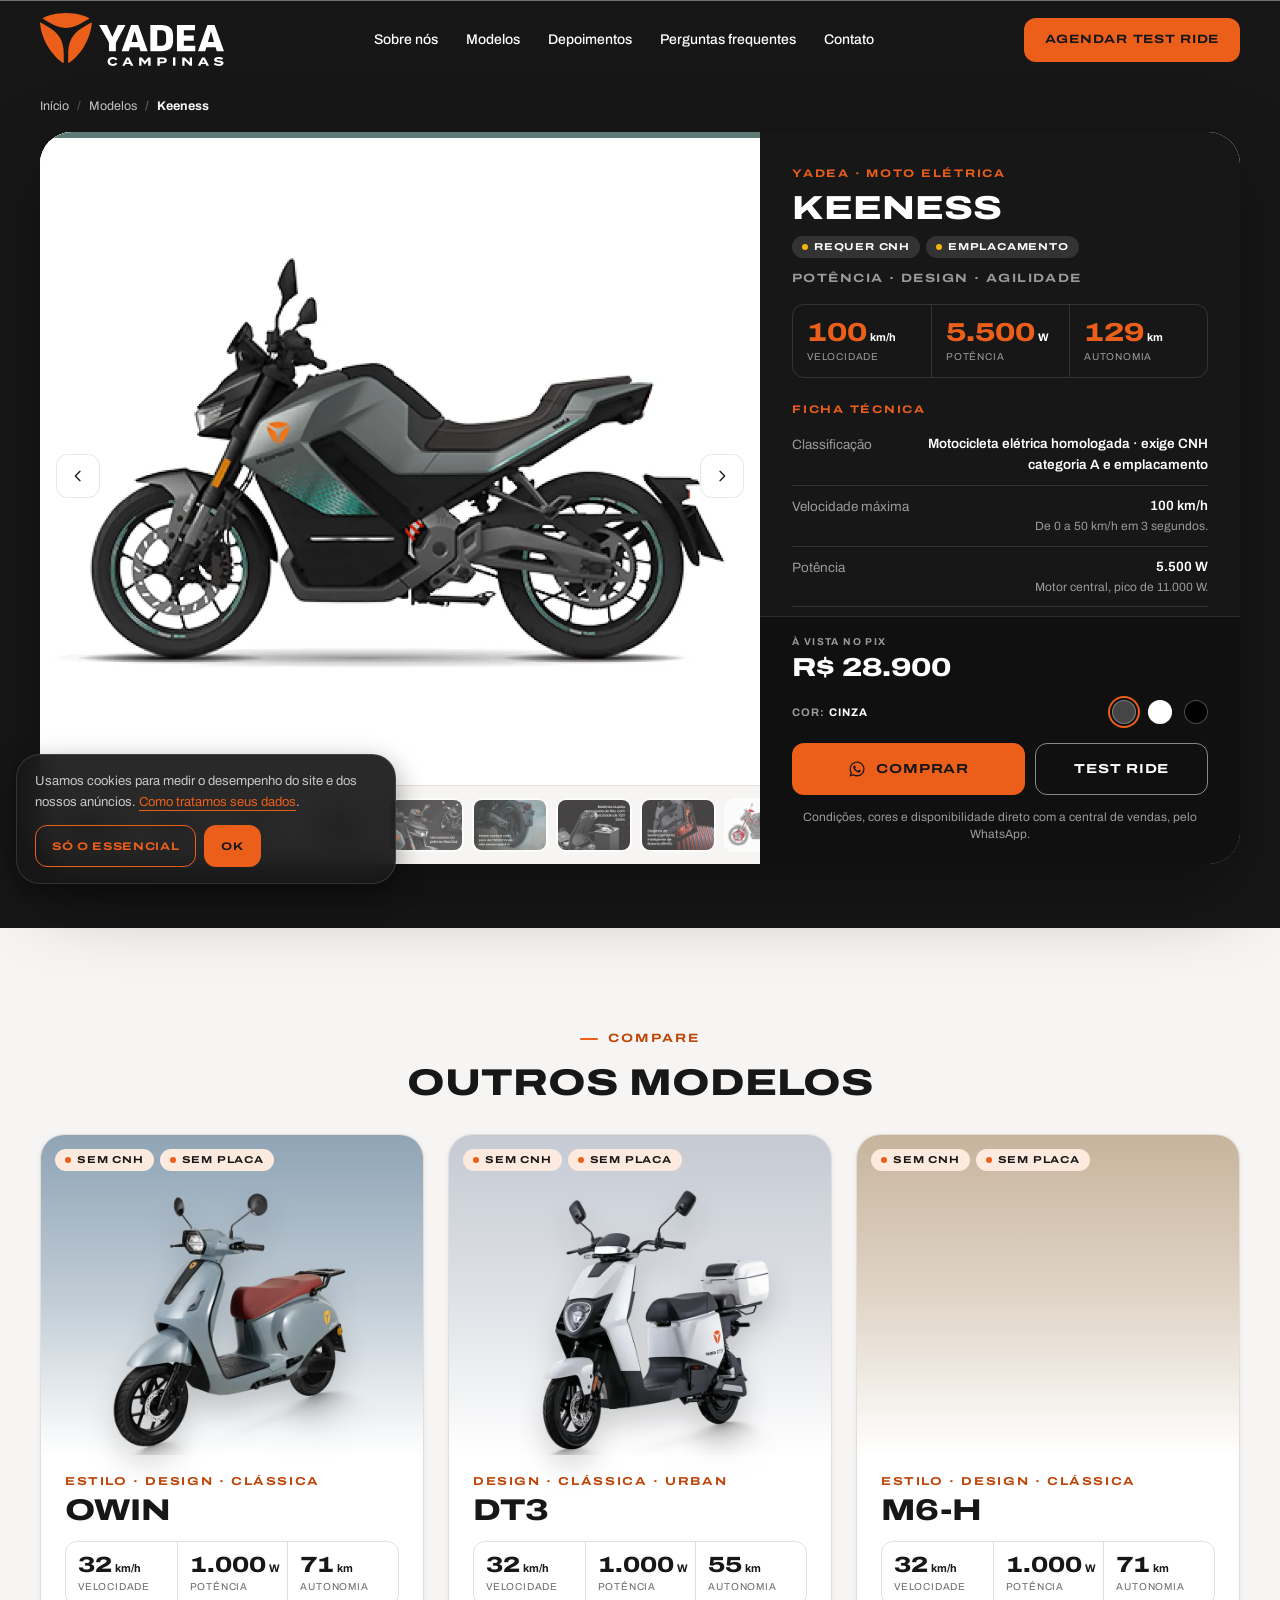
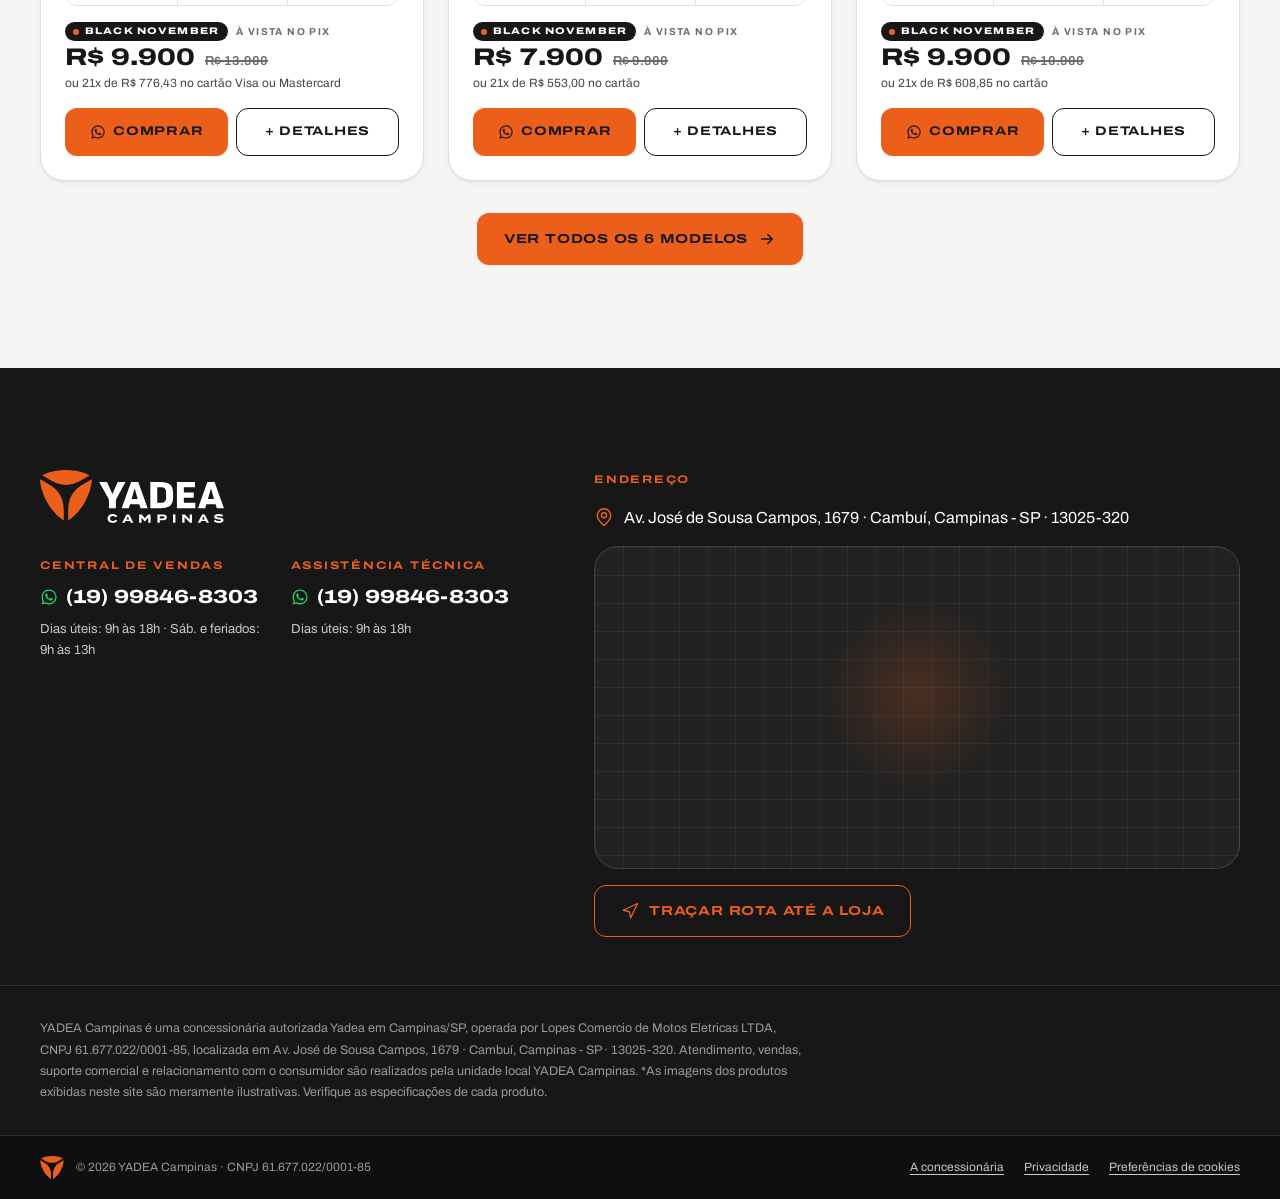
<file: modelos-de-motos/keeness/index.html>
<!DOCTYPE html>
<html lang="pt-BR" data-ga4="" data-meta-pixel="" data-sem-servidor="1">
<head>
<meta charset="utf-8">
<base href="../../">
<meta name="viewport" content="width=device-width, initial-scale=1, viewport-fit=cover">
<title>YADEA Keeness · Moto elétrica em Campinas | YADEA Campinas</title>
<meta name="description" content="YADEA Keeness, moto elétrica requer CNH e emplacamento: 100 km/h, 5500 W e 129 km de autonomia. R$ 28.900 à vista no PIX. Na YADEA Campinas.">
<meta name="robots" content="noindex, nofollow">
<meta name="theme-color" content="#171717">
<link rel="canonical" href="https://yadeacampinas.com/modelos-de-motos/keeness/">

<meta property="og:type" content="product">
<meta property="og:url" content="https://yadeacampinas.com/modelos-de-motos/keeness/">
<meta property="og:locale" content="pt_BR">
<meta property="og:site_name" content="YADEA Campinas">
<meta property="og:title" content="YADEA Keeness · YADEA Campinas">
<meta property="og:description" content="YADEA Keeness, moto elétrica requer CNH e emplacamento: 100 km/h, 5500 W e 129 km de autonomia. R$ 28.900 à vista no PIX. Na YADEA Campinas.">
<meta property="og:image" content="https://yadeacampinas.com/assets/img/social/modelo-keeness.jpg">
<meta property="og:image:type" content="image/jpeg">
<meta property="og:image:width" content="1200">
<meta property="og:image:height" content="630">
<meta property="og:image:alt" content="Moto elétrica YADEA Keeness cinza com detalhes verde-petróleo">
<meta name="twitter:card" content="summary_large_image">

<link rel="icon" href="favicon.ico" sizes="48x48">
<link rel="icon" href="assets/img/brand/icone-app-laranja.svg" type="image/svg+xml">
<link rel="apple-touch-icon" href="assets/img/brand/apple-touch-icon.png">


<link rel="preload" href="assets/fonts/archivo-latin-var.woff2" as="font" type="font/woff2" crossorigin>
<link rel="preload" as="image" href="assets/img/models/keeness-01.webp" fetchpriority="high">
<link rel="stylesheet" href="assets/css/yadea.css?v=1.0.11">


<script>
  (function (h) {
    h.classList.add('js');
    setTimeout(function () { if (!h.classList.contains('motion-ok')) h.classList.add('sem-anima'); }, 3500);
  })(document.documentElement);
</script>

<script src="assets/js/consent.js?v=1.0.11"></script>

<script>
  (function () {
    var id = document.documentElement.dataset.ga4;
    if (!id) return;
    var s = document.createElement('script');
    s.async = true;
    s.src = 'https://www.googletagmanager.com/gtag/js?id=' + id;
    document.head.appendChild(s);
    gtag('js', new Date());
    gtag('config', id, { send_page_view: false });
  })();
</script>

<script type="application/ld+json">{"@context":"https://schema.org","@type":"Product","@id":"https://yadeacampinas.com/modelos-de-motos/keeness/#produto","name":"YADEA Keeness","description":"YADEA Keeness, moto elétrica requer CNH e emplacamento: 100 km/h, 5500 W e 129 km de autonomia. R$ 28.900 à vista no PIX. Na YADEA Campinas.","image":["https://yadeacampinas.com/assets/img/models/keeness-card.webp","https://yadeacampinas.com/assets/img/models/keeness-01.webp","https://yadeacampinas.com/assets/img/models/keeness-05.webp","https://yadeacampinas.com/assets/img/models/keeness-06.webp","https://yadeacampinas.com/assets/img/models/keeness-07.webp","https://yadeacampinas.com/assets/img/models/keeness-08.webp"],"brand":{"@type":"Brand","name":"YADEA"},"category":"Moto elétrica","url":"https://yadeacampinas.com/modelos-de-motos/keeness/","offers":{"@type":"Offer","url":"https://yadeacampinas.com/modelos-de-motos/keeness/","price":"28900.00","priceCurrency":"BRL","availability":"https://schema.org/InStock","seller":{"@type":"MotorcycleDealer","@id":"https://yadeacampinas.com/#loja","name":"YADEA Campinas"}}}</script>
<script type="application/ld+json">{"@context":"https://schema.org","@type":"BreadcrumbList","itemListElement":[{"@type":"ListItem","position":1,"name":"Início","item":"https://yadeacampinas.com/"},{"@type":"ListItem","position":2,"name":"Modelos","item":"https://yadeacampinas.com/#modelos"},{"@type":"ListItem","position":3,"name":"YADEA Keeness","item":"https://yadeacampinas.com/modelos-de-motos/keeness/"}]}</script>
</head>
<body class="pagina-modelo">
<a class="u-skip" href="modelos-de-motos/keeness/#conteudo">Pular para o conteúdo</a>

<svg width="0" height="0" aria-hidden="true" focusable="false" style="position:absolute">
  <symbol id="i-whats" viewBox="0 0 24 24" fill="currentColor">
    <path d="M12.04 2c-5.5 0-9.97 4.47-9.97 9.97 0 1.76.46 3.48 1.34 5L2 22l5.16-1.35a9.93 9.93 0 0 0 4.88 1.25h.01c5.5 0 9.97-4.47 9.97-9.97 0-2.66-1.04-5.17-2.92-7.05A9.9 9.9 0 0 0 12.04 2Zm0 18.15h-.01a8.27 8.27 0 0 1-4.21-1.15l-.3-.18-3.13.82.84-3.05-.2-.31a8.24 8.24 0 0 1-1.26-4.41c0-4.57 3.72-8.29 8.29-8.29 2.21 0 4.29.86 5.86 2.43a8.24 8.24 0 0 1 2.43 5.87c0 4.57-3.72 8.27-8.31 8.27Zm4.55-6.2c-.25-.13-1.47-.73-1.7-.81-.23-.08-.4-.13-.56.13-.17.25-.64.81-.79.98-.14.17-.29.19-.54.06-.25-.12-1.05-.39-2-1.23-.74-.66-1.24-1.47-1.38-1.72-.15-.25-.02-.39.11-.51.11-.11.25-.29.37-.44.13-.14.17-.25.25-.41.09-.17.04-.31-.02-.44-.06-.12-.56-1.35-.77-1.85-.2-.48-.41-.42-.56-.43h-.48c-.17 0-.44.06-.66.31-.23.25-.87.85-.87 2.08s.89 2.41 1.02 2.58c.12.17 1.75 2.67 4.24 3.75.59.25 1.05.4 1.41.52.59.19 1.13.16 1.56.1.47-.07 1.47-.6 1.68-1.18.2-.58.2-1.07.15-1.18-.06-.1-.23-.17-.48-.29Z"/>
  </symbol>
  <symbol id="i-seta" viewBox="0 0 24 24" fill="none" stroke="currentColor" stroke-width="2" stroke-linecap="round" stroke-linejoin="round"><path d="m9 5 7 7-7 7"/></symbol>
  <symbol id="i-flecha" viewBox="0 0 24 24" fill="none" stroke="currentColor" stroke-width="2" stroke-linecap="round" stroke-linejoin="round"><path d="M5 12h14M13 6l6 6-6 6"/></symbol>
  <symbol id="i-x" viewBox="0 0 24 24" fill="none" stroke="currentColor" stroke-width="2" stroke-linecap="round" stroke-linejoin="round"><path d="M18 6 6 18M6 6l12 12"/></symbol>
  <symbol id="i-pino" viewBox="0 0 24 24" fill="none" stroke="currentColor" stroke-width="1.75" stroke-linecap="round" stroke-linejoin="round"><path d="M20 10c0 4.99-5.54 10.19-7.4 11.8a1 1 0 0 1-1.2 0C9.54 20.19 4 14.99 4 10a8 8 0 0 1 16 0"/><circle cx="12" cy="10" r="3"/></symbol>
  <symbol id="i-rota" viewBox="0 0 24 24" fill="none" stroke="currentColor" stroke-width="1.75" stroke-linecap="round" stroke-linejoin="round"><path d="M3 11 22 2l-9 19-2-8-8-2z"/></symbol>
  <symbol id="i-relogio" viewBox="0 0 24 24" fill="none" stroke="currentColor" stroke-width="1.75" stroke-linecap="round" stroke-linejoin="round"><circle cx="12" cy="12" r="9"/><path d="M12 7v5l3 2"/></symbol>
  <symbol id="i-chave" viewBox="0 0 24 24" fill="none" stroke="currentColor" stroke-width="1.75" stroke-linecap="round" stroke-linejoin="round"><path d="M14.7 6.3a1 1 0 0 0 0 1.4l1.6 1.6a1 1 0 0 0 1.4 0l3.77-3.77a6 6 0 0 1-7.94 7.94l-6.91 6.91a2.12 2.12 0 0 1-3-3l6.91-6.91a6 6 0 0 1 7.94-7.94l-3.76 3.76z"/></symbol>
  <symbol id="i-check" viewBox="0 0 24 24" fill="none" stroke="currentColor" stroke-width="2.4" stroke-linecap="round" stroke-linejoin="round"><path d="M20 6 9 17l-5-5"/></symbol>
  <symbol id="i-alerta" viewBox="0 0 24 24" fill="none" stroke="currentColor" stroke-width="2.4" stroke-linecap="round" stroke-linejoin="round"><path d="M12 7v6M12 17h.01"/></symbol>
  <symbol id="i-escudo" viewBox="0 0 24 24" fill="none" stroke="currentColor" stroke-width="1.75" stroke-linecap="round" stroke-linejoin="round"><path d="M20 13c0 5-3.5 7.5-7.66 8.95a1 1 0 0 1-.67-.01C7.5 20.5 4 18 4 13V6a1 1 0 0 1 1-1c2 0 4.5-1.2 6.24-2.72a1.17 1.17 0 0 1 1.52 0C14.51 3.81 17 5 19 5a1 1 0 0 1 1 1z"/><path d="m9 12 2 2 4-4"/></symbol>
  <symbol id="i-instagram" viewBox="0 0 24 24" fill="none" stroke="currentColor" stroke-width="1.75" stroke-linecap="round" stroke-linejoin="round"><rect x="2.5" y="2.5" width="19" height="19" rx="5"/><path d="M16 11.37A4 4 0 1 1 12.63 8 4 4 0 0 1 16 11.37Z"/><path d="M17.5 6.5h.01"/></symbol>
</svg>

<header class="header" id="header">
  <div class="u-container header__barra">
    <a class="header__logo" href="#topo" aria-label="YADEA Campinas, ir para o início">
      <img src="assets/img/brand/logo-campinas-negativo.svg" alt="YADEA Campinas" width="184" height="54">
    </a>

    <nav class="header__nav" aria-label="Navegação principal">
      <a class="header__link" href="#sobre">Sobre nós</a>
      <a class="header__link" href="#modelos">Modelos</a>
      <a class="header__link" href="#depoimentos">Depoimentos</a>
      <a class="header__link" href="#perguntas">Perguntas frequentes</a>
      <a class="header__link" href="#contato">Contato</a>
    </nav>

    <div class="header__acoes">
      <a class="btn btn--primario btn--desktop" data-whats="testRideGeral" data-origem="header_testride" href="https://api.whatsapp.com/send?phone=5519998468303&amp;text=Ol%C3%A1!%20Vim%20pelo%20site%20e%20gostaria%20de%20agendar%20um%20test%20ride%20na%20YADEA%20Campinas." target="_blank" rel="noopener">Agendar test ride</a>
      <button class="header__toggle" type="button" id="menu-toggle" aria-expanded="false" aria-controls="menu">
        <span class="header__toggle-icone" aria-hidden="true"><span></span><span></span><span></span></span>
        <span class="header__toggle-rotulo" aria-hidden="true"><span>Menu</span><span>Fechar</span></span>
        <span class="u-visually-hidden">Abrir menu de navegação</span>
      </button>
    </div>
  </div>
</header>

<div class="menu" id="menu" aria-hidden="true">
  <div class="menu__cortina menu__cortina--1" aria-hidden="true"></div>
  <div class="menu__cortina menu__cortina--2" aria-hidden="true"></div>
  <nav class="menu__painel" aria-label="Navegação mobile" data-lenis-prevent>
    <ul class="menu__lista">
      <li class="menu__item-wrap"><a class="menu__item" href="#sobre"><span class="menu__numero">01</span>Sobre nós</a></li>
      <li class="menu__item-wrap"><a class="menu__item" href="#modelos"><span class="menu__numero">02</span>Modelos</a></li>
      <li class="menu__item-wrap"><a class="menu__item" href="#depoimentos"><span class="menu__numero">03</span>Depoimentos</a></li>
      <li class="menu__item-wrap"><a class="menu__item" href="#perguntas"><span class="menu__numero">04</span>Perguntas</a></li>
      <li class="menu__item-wrap"><a class="menu__item" href="#contato"><span class="menu__numero">05</span>Contato</a></li>
    </ul>
    <div class="menu__rodape">
      <div class="menu__contato">
        <strong data-config="whatsapp.numero">(19) 99846-8303</strong>
        <span data-horarios="vendas"></span>
      </div>
      <a class="btn btn--primario" data-whats="testRideGeral" data-origem="menu_testride" href="https://api.whatsapp.com/send?phone=5519998468303&amp;text=Ol%C3%A1!%20Vim%20pelo%20site%20e%20gostaria%20de%20agendar%20um%20test%20ride%20na%20YADEA%20Campinas." target="_blank" rel="noopener">Agendar test ride</a>
    </div>
  </nav>
</div>

<main id="conteudo">
  <section class="produto" aria-label="YADEA Keeness">
    <div class="u-container">
      <nav class="trilha" aria-label="Você está em">
        <ol>
          <li><a href="./">Início</a></li>
          <li><a href="./#modelos">Modelos</a></li>
          <li aria-current="page">Keeness</li>
        </ol>
      </nav>
<div class="modal modal--pagina" id="modal" data-modelo="keeness">
  <div class="modal__caixa">

    <div class="modal__galeria tem-miniaturas">
      <div class="modal__slider" id="modal-slider" tabindex="0" data-lenis-prevent
           role="group" aria-roledescription="carrossel" aria-label="Fotos do modelo">
        <div class="modal__slide" role="group" aria-roledescription="slide"
             aria-label="1 de 13" style="--fundo:#FFFFFF">
          <img src="assets/img/models/keeness-01.webp" alt="Moto elétrica YADEA Keeness cinza, de perfil" draggable="false" decoding="async"
               width="1146" height="808">
        </div>
        <div class="modal__slide" role="group" aria-roledescription="slide"
             aria-label="2 de 13" style="--fundo:#FFFEFF">
          <img src="assets/img/models/keeness-05.webp" alt="YADEA Keeness cinza em três quartos frontal" draggable="false" decoding="async"
               width="1200" height="846" loading="lazy">
        </div>
        <div class="modal__slide" role="group" aria-roledescription="slide"
             aria-label="3 de 13" style="--fundo:#FFFEFF">
          <img src="assets/img/models/keeness-06.webp" alt="YADEA Keeness cinza de frente" draggable="false" decoding="async"
               width="1200" height="846" loading="lazy">
        </div>
        <div class="modal__slide" role="group" aria-roledescription="slide"
             aria-label="4 de 13" style="--fundo:#FFFEFF">
          <img src="assets/img/models/keeness-07.webp" alt="YADEA Keeness cinza em três quartos traseira" draggable="false" decoding="async"
               width="1200" height="846" loading="lazy">
        </div>
        <div class="modal__slide" role="group" aria-roledescription="slide"
             aria-label="5 de 13" style="--fundo:#323436">
          <img src="assets/img/models/keeness-08.webp" alt="Frente da Keeness, vencedora do prêmio Red Dot" draggable="false" decoding="async"
               width="1146" height="808" loading="lazy">
        </div>
        <div class="modal__slide is-ambiente" role="group" aria-roledescription="slide"
             aria-label="6 de 13" style="--fundo:#474E4E">
          <img src="assets/img/models/keeness-09.webp" alt="Motor central da Keeness, com pico de 11.000 W" draggable="false" decoding="async"
               width="1146" height="808" loading="lazy">
        </div>
        <div class="modal__slide is-ambiente" role="group" aria-roledescription="slide"
             aria-label="7 de 13" style="--fundo:#141414">
          <img src="assets/img/models/keeness-10.webp" alt="Baterias duplas removíveis de lítio da Keeness, 72 V 32 Ah" draggable="false" decoding="async"
               width="1146" height="808" loading="lazy">
        </div>
        <div class="modal__slide is-ambiente" role="group" aria-roledescription="slide"
             aria-label="8 de 13" style="--fundo:#1A1417">
          <img src="assets/img/models/keeness-11.webp" alt="Sistema de gerenciamento inteligente de bateria (BMS) da Keeness" draggable="false" decoding="async"
               width="1146" height="808" loading="lazy">
        </div>
        <div class="modal__slide" role="group" aria-roledescription="slide"
             aria-label="9 de 13" style="--fundo:#FFFFFF">
          <img src="assets/img/models/keeness-12.webp" alt="Chassi da Keeness em transparência, com o quadro em destaque" draggable="false" decoding="async"
               width="1146" height="808" loading="lazy">
        </div>
        <div class="modal__slide" role="group" aria-roledescription="slide"
             aria-label="10 de 13" style="--fundo:#252626">
          <img src="assets/img/models/keeness-13.webp" alt="Painel digital da Keeness" draggable="false" decoding="async"
               width="1146" height="808" loading="lazy">
        </div>
        <div class="modal__slide is-ambiente" role="group" aria-roledescription="slide"
             aria-label="11 de 13" style="--fundo:#232323">
          <img src="assets/img/models/keeness-14.webp" alt="Comandos do guidão da Keeness" draggable="false" decoding="async"
               width="1146" height="808" loading="lazy">
        </div>
        <div class="modal__slide is-ambiente" role="group" aria-roledescription="slide"
             aria-label="12 de 13" style="--fundo:#424144">
          <img src="assets/img/models/keeness-15.webp" alt="Entrada USB da Keeness" draggable="false" decoding="async"
               width="1146" height="808" loading="lazy">
        </div>
        <div class="modal__slide is-ambiente" role="group" aria-roledescription="slide"
             aria-label="13 de 13" style="--fundo:#505050">
          <img src="assets/img/models/keeness-16.webp" alt="Compartimento sob o tanque da Keeness" draggable="false" decoding="async"
               width="1146" height="808" loading="lazy">
        </div></div>
      <button class="modal__seta-slide modal__seta-slide--anterior" type="button" data-slide-passo="-1" aria-label="Foto anterior"><svg aria-hidden="true" style="transform:scaleX(-1)"><use href="#i-seta"></use></svg></button>
      <button class="modal__seta-slide modal__seta-slide--proxima" type="button" data-slide-passo="1" aria-label="Próxima foto"><svg aria-hidden="true"><use href="#i-seta"></use></svg></button>
      <div class="modal__miniaturas" id="modal-miniaturas" role="group" aria-label="Escolher foto">
        <button class="modal__mini" type="button" data-foto="0" aria-current="true"
                aria-label="Ver foto 1 de 13">
          <img src="assets/img/models/keeness-01-mini.webp" alt="" loading="lazy" decoding="async" width="180" height="127">
        </button>
      
        <button class="modal__mini" type="button" data-foto="1" aria-current="false"
                aria-label="Ver foto 2 de 13">
          <img src="assets/img/models/keeness-05-mini.webp" alt="" loading="lazy" decoding="async" width="180" height="127">
        </button>
      
        <button class="modal__mini" type="button" data-foto="2" aria-current="false"
                aria-label="Ver foto 3 de 13">
          <img src="assets/img/models/keeness-06-mini.webp" alt="" loading="lazy" decoding="async" width="180" height="127">
        </button>
      
        <button class="modal__mini" type="button" data-foto="3" aria-current="false"
                aria-label="Ver foto 4 de 13">
          <img src="assets/img/models/keeness-07-mini.webp" alt="" loading="lazy" decoding="async" width="180" height="127">
        </button>
      
        <button class="modal__mini" type="button" data-foto="4" aria-current="false"
                aria-label="Ver foto 5 de 13">
          <img src="assets/img/models/keeness-08-mini.webp" alt="" loading="lazy" decoding="async" width="180" height="127">
        </button>
      
        <button class="modal__mini" type="button" data-foto="5" aria-current="false"
                aria-label="Ver foto 6 de 13">
          <img src="assets/img/models/keeness-09-mini.webp" alt="" loading="lazy" decoding="async" width="180" height="127">
        </button>
      
        <button class="modal__mini" type="button" data-foto="6" aria-current="false"
                aria-label="Ver foto 7 de 13">
          <img src="assets/img/models/keeness-10-mini.webp" alt="" loading="lazy" decoding="async" width="180" height="127">
        </button>
      
        <button class="modal__mini" type="button" data-foto="7" aria-current="false"
                aria-label="Ver foto 8 de 13">
          <img src="assets/img/models/keeness-11-mini.webp" alt="" loading="lazy" decoding="async" width="180" height="127">
        </button>
      
        <button class="modal__mini" type="button" data-foto="8" aria-current="false"
                aria-label="Ver foto 9 de 13">
          <img src="assets/img/models/keeness-12-mini.webp" alt="" loading="lazy" decoding="async" width="180" height="127">
        </button>
      
        <button class="modal__mini" type="button" data-foto="9" aria-current="false"
                aria-label="Ver foto 10 de 13">
          <img src="assets/img/models/keeness-13-mini.webp" alt="" loading="lazy" decoding="async" width="180" height="127">
        </button>
      
        <button class="modal__mini" type="button" data-foto="10" aria-current="false"
                aria-label="Ver foto 11 de 13">
          <img src="assets/img/models/keeness-14-mini.webp" alt="" loading="lazy" decoding="async" width="180" height="127">
        </button>
      
        <button class="modal__mini" type="button" data-foto="11" aria-current="false"
                aria-label="Ver foto 12 de 13">
          <img src="assets/img/models/keeness-15-mini.webp" alt="" loading="lazy" decoding="async" width="180" height="127">
        </button>
      
        <button class="modal__mini" type="button" data-foto="12" aria-current="false"
                aria-label="Ver foto 13 de 13">
          <img src="assets/img/models/keeness-16-mini.webp" alt="" loading="lazy" decoding="async" width="180" height="127">
        </button>
      </div>
    </div>

    <div class="modal__painel">
      <div class="modal__topo">
        <p class="modal__eyebrow" id="modal-eyebrow">YADEA · Moto elétrica</p>
        <div class="modal__nome">
          <h1 class="modal__titulo" id="modal-titulo">Keeness</h1>
          <div id="modal-selo"><ul class="selos selos--modal" aria-label="Classificação legal">
      <li class="selo selo--exige">Requer CNH</li>
      <li class="selo selo--exige">Emplacamento</li></ul></div>
        </div>
        <p class="modal__tags-texto" id="modal-tags">Potência · Design · Agilidade</p>
      </div>

      <div class="modal__corpo" id="modal-corpo" data-lenis-prevent>
        <div id="modal-numeros">
        <dl class="specs specs--modal">
          
            <div class="spec">
              <dt>Velocidade</dt>
              <dd><b>100</b><span>km/h</span></dd>
            </div>
            <div class="spec">
              <dt>Potência</dt>
              <dd><b>5.500</b><span>W</span></dd>
            </div>
            <div class="spec">
              <dt>Autonomia</dt>
              <dd><b>129</b><span>km</span></dd>
            </div>
        </dl></div>
        <div>
          <p class="modal__secao-rotulo">Ficha técnica</p>
          <dl class="modal__ficha" id="modal-ficha"><div><dt>Classificação</dt><dd>Motocicleta elétrica homologada · exige CNH categoria A e emplacamento</dd></div><div><dt>Velocidade máxima</dt><dd>100 km/h<small class="ficha__nota">De 0 a 50 km/h em 3 segundos.</small></dd></div><div><dt>Potência</dt><dd>5.500 W<small class="ficha__nota">Motor central, pico de 11.000 W.</small></dd></div><div><dt>Autonomia</dt><dd>129 km<small class="ficha__nota">Alcance máximo no ciclo EEC.</small></dd></div><div><dt>Bateria</dt><dd>Duas baterias de íon-lítio removíveis, 72 V 32 Ah cada, com BMS de mais de 40 proteções</dd></div><div><dt>Carregador</dt><dd>Bivolt automático, 110 V e 220 V</dd></div><div><dt>Freios</dt><dd>Sistema combinado (CBS), dianteiro e traseiro</dd></div><div><dt>Suspensão</dt><dd>Dianteira invertida e monoamortecedor traseiro</dd></div><div><dt>Rodas e pneus</dt><dd>Alumínio aro 17, pneus 100/80-17 e 130/70-17</dd></div><div><dt>Assento</dt><dd>600 mm de comprimento, a 770 mm do chão</dd></div><div><dt>Bagageiro</dt><dd>Porta-objetos de 16 litros</dd></div><div><dt>Dimensões (C × L × A)</dt><dd>1990 × 775 × 1090 mm</dd></div><div><dt>Torque máximo</dt><dd>300 N·m</dd></div><div><dt>Subida</dt><dd>Até 20°</dd></div><div><dt>Proteção</dt><dd>IPX7</dd></div><div><dt>Conectividade</dt><dd>App YADEA</dd></div><div><dt>Garantia</dt><dd>2 anos na bateria, 2 anos no motor e 1 ano nos componentes elétricos</dd></div></dl>
        </div>
        <div class="modal__equipamentos" id="modal-equipamentos">
          <p class="modal__secao-rotulo">Destaques</p>
          <ul id="modal-equipamentos-lista"><li>Vencedora do prêmio Red Dot</li><li>Motor central com pico de 11.000 W e 300 N·m</li><li>Duas baterias removíveis de 72 V</li><li>Recuperação de energia na frenagem</li><li>Painel LED de 5&quot; e entrada USB</li></ul>
        </div>
        <p class="modal__legal">Imagens meramente ilustrativas. Dados do fabricante (yadea.com.br), que podem variar por versão; a equipe confirma ficha, cor e disponibilidade pelo WhatsApp.</p>
      </div>

      <div class="modal__base">
        <div class="modal__linha">
          <div id="modal-preco">
        <p class="preco preco--modal">
          <span class="preco__topo"><span class="preco__rotulo">À vista no PIX</span></span>
          <span class="preco__linha"><span class="preco__valor">R$ 28.900</span></span>
          
        </p></div>
          <div class="modal__cores" id="modal-cores">
            <p class="modal__cores-rotulo">Cor: <strong id="modal-cor-nome">Cinza</strong></p>
            <div class="modal__swatches" id="modal-swatches">
        <button class="modal__swatch" type="button" data-cor="0"
                aria-pressed="true" aria-label="Cor Cinza"
                title="Cinza">
          <i style="background:#454545" aria-hidden="true"></i>
        </button>
      
        <button class="modal__swatch" type="button" data-cor="1"
                aria-pressed="false" aria-label="Cor Branca"
                title="Branca">
          <i style="background:#FFFFFF" aria-hidden="true"></i>
        </button>
      
        <button class="modal__swatch" type="button" data-cor="2"
                aria-pressed="false" aria-label="Cor Preta"
                title="Preta">
          <i style="background:#000000" aria-hidden="true"></i>
        </button>
      </div>
          </div>
        </div>
        <div class="modal__acoes">
          <a class="btn btn--primario" id="modal-cta" href="https://api.whatsapp.com/send?phone=5519998468303&text=Ol%C3%A1!%20Vim%20pelo%20site%20e%20gostaria%20de%20saber%20mais%20sobre%20o%20modelo%20Keeness%20na%20cor%20Cinza." target="_blank" rel="noopener"><svg aria-hidden="true"><use href="#i-whats"></use></svg>Comprar</a>
          <a class="btn btn--contorno" id="modal-testride" href="https://api.whatsapp.com/send?phone=5519998468303&text=Ol%C3%A1!%20Vim%20pelo%20site%20e%20gostaria%20de%20agendar%20um%20test%20ride%20do%20modelo%20Keeness%20na%20cor%20Cinza." target="_blank" rel="noopener">Test ride</a>
        </div>
        <p class="modal__microcopy">Condições, cores e disponibilidade direto com a central de vendas, pelo WhatsApp.</p>
      </div>
    </div>
  </div>
</div>
    </div>
  </section>

  <section class="u-secao s-clara comparar" aria-labelledby="comparar-titulo">
    <div class="u-container">
      <div class="cabecalho cabecalho--centro comparar__topo">
        <p class="eyebrow" data-anima>Compare</p>
        <h2 class="t-h2" id="comparar-titulo" data-anima>Outros modelos</h2>
      </div>
      <ul class="vitrine__grade" id="comparar-grade" aria-label="Outros modelos">
        <li data-anima>
          <article class="card" data-id="owin">
            <div class="card__midia" style="--palco:#8FA4B5">
              <button class="card__foto" type="button" data-detalhes="owin"
                      aria-label="Ver detalhes da Owin">
                <img src="assets/img/models/owin-card.webp" alt="Scooter elétrica YADEA Owin cinza com banco vinho" loading="lazy" decoding="async" width="736" height="616">
              </button>
              <ul class="selos card__selos" aria-label="Classificação legal">
      <li class="selo selo--livre">Sem CNH</li>
      <li class="selo selo--livre">Sem placa</li></ul>
            </div>
            <div class="card__corpo">
              <div class="card__cabeca">
                <p class="card__tags">Estilo · Design · Clássica</p>
                <h3 class="card__nome">Owin</h3>
              </div>
              
        <dl class="specs ">
          
            <div class="spec">
              <dt>Velocidade</dt>
              <dd><b>32</b><span>km/h</span></dd>
            </div>
            <div class="spec">
              <dt>Potência</dt>
              <dd><b>1.000</b><span>W</span></dd>
            </div>
            <div class="spec">
              <dt>Autonomia</dt>
              <dd><b>71</b><span>km</span></dd>
            </div>
        </dl>
              
        <p class="preco card__preco">
          <span class="preco__topo"><span class="preco__selo">Black November</span><span class="preco__rotulo">À vista no PIX</span></span>
          <span class="preco__linha"><span class="preco__valor"><span class="u-visually-hidden">por </span>R$ 9.900</span> <s class="preco__de"><span class="u-visually-hidden">antes </span>R$ 13.900</s></span>
          <span class="preco__parcelas">ou 21x de R$ 776,43 no cartão Visa ou Mastercard</span>
        </p>
              <div class="card__acoes">
                <a class="btn btn--primario btn--card" href="https://api.whatsapp.com/send?phone=5519998468303&text=Ol%C3%A1!%20Vim%20pelo%20site%20e%20gostaria%20de%20saber%20mais%20sobre%20o%20modelo%20Owin." target="_blank" rel="noopener"><svg aria-hidden="true"><use href="#i-whats"></use></svg><span>Comprar<span class="u-visually-hidden"> a Owin pelo WhatsApp</span></span></a>
                <a class="btn btn--contorno btn--card" href="modelos-de-motos/owin/" data-detalhes="owin"><span>+ Detalhes<span class="u-visually-hidden"> da Owin</span></span></a>
              </div>
            </div>
          </article>
        </li>
        <li data-anima>
          <article class="card" data-id="dt3">
            <div class="card__midia" style="--palco:#C5CAD3">
              <button class="card__foto" type="button" data-detalhes="dt3"
                      aria-label="Ver detalhes da DT3">
                <img src="assets/img/models/dt3-card.webp" alt="Scooter elétrica YADEA DT3 branca com baú traseiro" loading="lazy" decoding="async" width="736" height="616">
              </button>
              <ul class="selos card__selos" aria-label="Classificação legal">
      <li class="selo selo--livre">Sem CNH</li>
      <li class="selo selo--livre">Sem placa</li></ul>
            </div>
            <div class="card__corpo">
              <div class="card__cabeca">
                <p class="card__tags">Design · Clássica · Urban</p>
                <h3 class="card__nome">DT3</h3>
              </div>
              
        <dl class="specs ">
          
            <div class="spec">
              <dt>Velocidade</dt>
              <dd><b>32</b><span>km/h</span></dd>
            </div>
            <div class="spec">
              <dt>Potência</dt>
              <dd><b>1.000</b><span>W</span></dd>
            </div>
            <div class="spec">
              <dt>Autonomia</dt>
              <dd><b>55</b><span>km</span></dd>
            </div>
        </dl>
              
        <p class="preco card__preco">
          <span class="preco__topo"><span class="preco__selo">Black November</span><span class="preco__rotulo">À vista no PIX</span></span>
          <span class="preco__linha"><span class="preco__valor"><span class="u-visually-hidden">por </span>R$ 7.900</span> <s class="preco__de"><span class="u-visually-hidden">antes </span>R$ 9.900</s></span>
          <span class="preco__parcelas">ou 21x de R$ 553,00 no cartão</span>
        </p>
              <div class="card__acoes">
                <a class="btn btn--primario btn--card" href="https://api.whatsapp.com/send?phone=5519998468303&text=Ol%C3%A1!%20Vim%20pelo%20site%20e%20gostaria%20de%20saber%20mais%20sobre%20o%20modelo%20DT3." target="_blank" rel="noopener"><svg aria-hidden="true"><use href="#i-whats"></use></svg><span>Comprar<span class="u-visually-hidden"> a DT3 pelo WhatsApp</span></span></a>
                <a class="btn btn--contorno btn--card" href="modelos-de-motos/dt3/" data-detalhes="dt3"><span>+ Detalhes<span class="u-visually-hidden"> da DT3</span></span></a>
              </div>
            </div>
          </article>
        </li>
        <li data-anima>
          <article class="card" data-id="m6-h">
            <div class="card__midia" style="--palco:#C8B49C">
              <button class="card__foto" type="button" data-detalhes="m6-h"
                      aria-label="Ver detalhes da M6-H">
                <img src="assets/img/models/m6-h-card.webp" alt="Scooter elétrica YADEA M6-H creme com banco marrom" loading="lazy" decoding="async" width="736" height="616">
              </button>
              <ul class="selos card__selos" aria-label="Classificação legal">
      <li class="selo selo--livre">Sem CNH</li>
      <li class="selo selo--livre">Sem placa</li></ul>
            </div>
            <div class="card__corpo">
              <div class="card__cabeca">
                <p class="card__tags">Estilo · Design · Clássica</p>
                <h3 class="card__nome">M6-H</h3>
              </div>
              
        <dl class="specs ">
          
            <div class="spec">
              <dt>Velocidade</dt>
              <dd><b>32</b><span>km/h</span></dd>
            </div>
            <div class="spec">
              <dt>Potência</dt>
              <dd><b>1.000</b><span>W</span></dd>
            </div>
            <div class="spec">
              <dt>Autonomia</dt>
              <dd><b>71</b><span>km</span></dd>
            </div>
        </dl>
              
        <p class="preco card__preco">
          <span class="preco__topo"><span class="preco__selo">Black November</span><span class="preco__rotulo">À vista no PIX</span></span>
          <span class="preco__linha"><span class="preco__valor"><span class="u-visually-hidden">por </span>R$ 9.900</span> <s class="preco__de"><span class="u-visually-hidden">antes </span>R$ 10.900</s></span>
          <span class="preco__parcelas">ou 21x de R$ 608,85 no cartão</span>
        </p>
              <div class="card__acoes">
                <a class="btn btn--primario btn--card" href="https://api.whatsapp.com/send?phone=5519998468303&text=Ol%C3%A1!%20Vim%20pelo%20site%20e%20gostaria%20de%20saber%20mais%20sobre%20o%20modelo%20M6-H." target="_blank" rel="noopener"><svg aria-hidden="true"><use href="#i-whats"></use></svg><span>Comprar<span class="u-visually-hidden"> a M6-H pelo WhatsApp</span></span></a>
                <a class="btn btn--contorno btn--card" href="modelos-de-motos/m6-h/" data-detalhes="m6-h"><span>+ Detalhes<span class="u-visually-hidden"> da M6-H</span></span></a>
              </div>
            </div>
          </article>
        </li>
      </ul>
      <div class="comparar__mais">
        <a class="btn btn--primario" href="./#modelos">Ver todos os 6 modelos <svg class="seta" aria-hidden="true"><use href="#i-flecha"></use></svg></a>
      </div>
    </div>
  </section>
</main>

<footer class="rodape s-escura" id="contato" aria-labelledby="rodape-titulo">
  <h2 class="u-visually-hidden" id="rodape-titulo">Contato e informações da loja</h2>
  <div class="u-container rodape__grade">
    <div class="rodape__contato">
      <img class="rodape__logo" src="assets/img/brand/logo-campinas-negativo.svg" alt="YADEA Campinas" width="184" height="54" loading="lazy">
      <div class="rodape__blocos">
        <div class="rodape__bloco">
          <p class="rodape__rotulo">Central de vendas</p>
          <a class="rodape__valor" data-whats="geral" data-origem="rodape_vendas" href="https://api.whatsapp.com/send?phone=5519998468303&amp;text=Ol%C3%A1!%20Vim%20pelo%20site%20e%20gostaria%20de%20saber%20mais%20sobre%20os%20modelos%20e%20condi%C3%A7%C3%B5es%20especiais%20da%20YADEA%20Campinas." target="_blank" rel="noopener"><svg aria-hidden="true"><use href="#i-whats"></use></svg><span data-config="whatsapp.numero">(19) 99846-8303</span></a>
          <p class="rodape__detalhe" data-horarios="vendas"></p>
        </div>
        <div class="rodape__bloco">
          <p class="rodape__rotulo">Assistência técnica</p>
          <a class="rodape__valor" data-whats="assistencia" data-origem="rodape_assistencia" href="https://api.whatsapp.com/send?phone=5519998468303&amp;text=Ol%C3%A1!%20Vim%20pelo%20site%20e%20gostaria%20de%20falar%20com%20a%20assist%C3%AAncia%20t%C3%A9cnica%20da%20YADEA%20Campinas." target="_blank" rel="noopener"><svg aria-hidden="true"><use href="#i-whats"></use></svg><span data-config="assistencia.numero">(19) 99846-8303</span></a>
          <p class="rodape__detalhe" data-horarios="assistencia"></p>
        </div>
        </div>
    </div>

    <div class="rodape__endereco">
      <p class="rodape__rotulo">Endereço</p>
      <p class="rodape__endereco-texto"><svg aria-hidden="true"><use href="#i-pino"></use></svg><span data-config="endereco.completo">Av. José de Sousa Campos, 1679 · Cambuí, Campinas - SP · 13025-320</span></p>
      <div class="mapa">
        <iframe id="mapa" title="Mapa com a localização da YADEA Campinas" loading="lazy"
                referrerpolicy="no-referrer-when-downgrade" allowfullscreen></iframe>
      </div>
      <div class="rodape__rota">
        <a class="btn btn--contorno-claro" data-rota href="https://www.google.com/maps/dir/?api=1&amp;destination=YADEA%20Campinas%2C%20Av.%20Jos%C3%A9%20de%20Sousa%20Campos%2C%201679%2C%20Cambu%C3%AD%2C%20Campinas%20-%20SP%2C%2013025-320" target="_blank" rel="noopener"><svg aria-hidden="true"><use href="#i-rota"></use></svg>Traçar rota até a loja</a>
      </div>
    </div>
  </div>

  <div class="u-container rodape__inst">
    <p class="rodape__institucional">
      <span data-config="marca.nome">YADEA Campinas</span> é uma concessionária autorizada Yadea em Campinas/SP,
      operada por <span data-config="marca.razaoSocial">Lopes Comercio de Motos Eletricas LTDA</span>,
      CNPJ <span data-config="marca.cnpj">61.677.022/0001-85</span>, localizada em
      <span data-config="endereco.completo">Av. José de Sousa Campos, 1679 · Cambuí, Campinas - SP · 13025-320</span>.
      Atendimento, vendas, suporte comercial e relacionamento com o consumidor são realizados pela
      unidade local <span data-config="marca.nome">YADEA Campinas</span>.
      *As imagens dos produtos exibidas neste site são meramente ilustrativas. Verifique as especificações de cada produto.
    </p>
  </div>

  <div class="rodape__legal">
    <div class="u-container rodape__legal-linha">
      <span class="rodape__legal-marca">
        <img src="assets/img/brand/simbolo-laranja.svg" alt="" width="24" height="23" loading="lazy">
        <span>© <span data-ano>2026</span> <span data-config="marca.nome">YADEA Campinas</span> · CNPJ <span data-config="marca.cnpj">61.677.022/0001-85</span></span>
      </span>
      <span class="rodape__legal-links">
        <a href="concessionaria-yadea-campinas/">A concessionária</a>
        <a href="privacidade.html">Privacidade</a>
        <button class="rodape__link" type="button" id="rever-cookies">Preferências de cookies</button>
        <button class="rodape__link" type="button" id="abrir-alerta" hidden>Comunicado de segurança</button>
      </span>
    </div>
  </div>
</footer>

<a class="flutuante" id="flutuante" data-whats="geral" data-origem="flutuante" href="https://api.whatsapp.com/send?phone=5519998468303&amp;text=Ol%C3%A1!%20Vim%20pelo%20site%20e%20gostaria%20de%20saber%20mais%20sobre%20os%20modelos%20e%20condi%C3%A7%C3%B5es%20especiais%20da%20YADEA%20Campinas." aria-label="Falar com a YADEA Campinas pelo WhatsApp" target="_blank" rel="noopener">
  <svg aria-hidden="true"><use href="#i-whats"></use></svg>
</a>

<aside class="aviso" id="aviso-seguranca" aria-labelledby="aviso-titulo" aria-live="polite" hidden>
  <span class="aviso__icone" aria-hidden="true"><svg><use href="#i-escudo"></use></svg></span>
  <div class="aviso__corpo">
    <p class="aviso__selo">Comunicado de segurança</p>
    <p class="aviso__titulo" id="aviso-titulo">Este é o site oficial da YADEA Campinas.</p>
    <p class="aviso__texto">A loja não se responsabiliza por negociações feitas fora dos canais oficiais<span data-aviso="exemplo"></span>.</p>
    <div class="aviso__acoes">
      <button class="aviso__botao aviso__botao--detalhes" type="button" id="aviso-detalhes">Ver detalhes</button>
      <button class="aviso__botao" type="button" data-fechar-aviso>Entendi</button>
    </div>
  </div>
  <button class="aviso__fechar" type="button" data-fechar-aviso aria-label="Fechar comunicado de segurança"><svg aria-hidden="true"><use href="#i-x"></use></svg></button>
</aside>

<div class="alerta" id="alerta-seguranca" role="dialog" aria-modal="true" aria-labelledby="alerta-titulo"
     aria-describedby="alerta-texto" aria-hidden="true" hidden>
  <div class="alerta__scrim" data-fechar-alerta></div>
  <div class="alerta__caixa" data-lenis-prevent>
    <button class="alerta__fechar" type="button" data-fechar-alerta aria-label="Fechar comunicado de segurança"><svg aria-hidden="true"><use href="#i-x"></use></svg></button>
    <p class="alerta__selo">Comunicado de segurança</p>
    <h2 class="alerta__titulo" id="alerta-titulo" tabindex="-1">Use apenas os <span class="t-laranja">canais oficiais</span> da YADEA Campinas.</h2>
    <p class="alerta__texto" id="alerta-texto">
      Para sua segurança, a YADEA Campinas não recomenda negociações por canais não oficiais.
      Antes de realizar qualquer pagamento ou confirmar uma proposta comercial, fale diretamente
      com a Central de Vendas ou visite a loja física.
    </p>
    <div class="alerta__dominios">
      <div class="alerta__dominio alerta__dominio--oficial">
        <span class="alerta__dominio-rotulo">Site oficial</span>
        <span class="alerta__dominio-valor"><svg aria-hidden="true"><use href="#i-escudo"></use></svg><strong data-alerta="oficial"></strong></span>
      </div>
      <div class="alerta__dominio alerta__dominio--falso" data-alerta="caixa-falsos">
        <span class="alerta__dominio-rotulo">Domínio não reconhecido</span>
        <ul class="alerta__dominio-lista" data-alerta="falsos"></ul>
      </div>
    </div>
    <div class="alerta__detalhes" id="alerta-detalhes" hidden>
      <ul class="alerta__lista">
        <li class="alerta__item alerta__item--ok"><span aria-hidden="true"><svg><use href="#i-check"></use></svg></span><p><strong>Central de vendas:</strong> <span data-config="whatsapp.numero"></span></p></li>
        <li class="alerta__item alerta__item--ok"><span aria-hidden="true"><svg><use href="#i-check"></use></svg></span><p><strong>Assistência técnica:</strong> <span data-config="assistencia.numero"></span></p></li>
        <li class="alerta__item alerta__item--nao"><span aria-hidden="true"><svg><use href="#i-alerta"></use></svg></span><p>Não realize pagamentos, envie documentos ou compartilhe dados pessoais sem confirmar o atendimento oficial.</p></li>
      </ul>
    </div>
    <div class="alerta__acoes">
      <a class="btn btn--primario alerta__principal" data-whats="confirmarOficial" data-origem="alerta_seguranca" href="https://api.whatsapp.com/send?phone=5519998468303&amp;text=Ol%C3%A1!%20Vim%20pelo%20site%20e%20quero%20confirmar%20se%20estou%20falando%20com%20o%20atendimento%20oficial%20da%20YADEA%20Campinas." target="_blank" rel="noopener"><svg aria-hidden="true"><use href="#i-whats"></use></svg>Confirmar no WhatsApp</a>
      <button class="btn btn--contorno-claro" type="button" id="alerta-mais" aria-expanded="false" aria-controls="alerta-detalhes">Ver detalhes</button>
    </div>
  </div>
</div>


<div class="consentimento" id="consentimento" role="dialog" aria-live="polite" aria-label="Aviso de cookies" hidden>
  <div class="consentimento__texto">
    <p>Usamos cookies para medir o desempenho do site e dos nossos anúncios. <a href="privacidade.html">Como tratamos seus dados</a>.</p>
  </div>
  <div class="consentimento__acoes">
    <button class="btn btn--contorno-claro" type="button" data-consentimento="recusar">Só o essencial</button>
    <button class="btn btn--primario" type="button" data-consentimento="aceitar">Ok</button>
  </div>
</div>

<div class="lightbox" id="lightbox" role="dialog" aria-modal="true" aria-label="Foto ampliada" aria-hidden="true">
  <button class="lightbox__fechar" type="button" data-fechar-lightbox aria-label="Fechar foto ampliada"><svg aria-hidden="true"><use href="#i-x"></use></svg></button>
  <button class="lightbox__seta lightbox__seta--anterior" type="button" data-lightbox-passo="-1" aria-label="Foto anterior"><svg aria-hidden="true" style="transform:scaleX(-1)"><use href="#i-seta"></use></svg></button>
  <img class="lightbox__foto" id="lightbox-foto" alt="">
  <button class="lightbox__seta lightbox__seta--proxima" type="button" data-lightbox-passo="1" aria-label="Próxima foto"><svg aria-hidden="true"><use href="#i-seta"></use></svg></button>
  <p class="lightbox__contador" id="lightbox-contador" aria-live="polite"></p>
</div>

<script src="assets/js/tracking.js?v=1.0.11"></script>
<script src="assets/js/config.js?v=1.0.11"></script>
<script src="assets/js/galerias.js?v=1.0.11"></script>
<script src="assets/js/catalogo.js?v=1.0.11"></script>
<script src="assets/js/render.js?v=1.0.11"></script>
<script src="assets/js/app.js?v=1.0.11"></script>

<script src="assets/vendor/gsap.min.js" defer></script>
<script src="assets/vendor/ScrollTrigger.min.js" defer></script>
<script src="assets/vendor/lenis.min.js" defer></script>
<script src="assets/js/motion.js?v=1.0.11" defer></script>
</body>
</html>
</file>
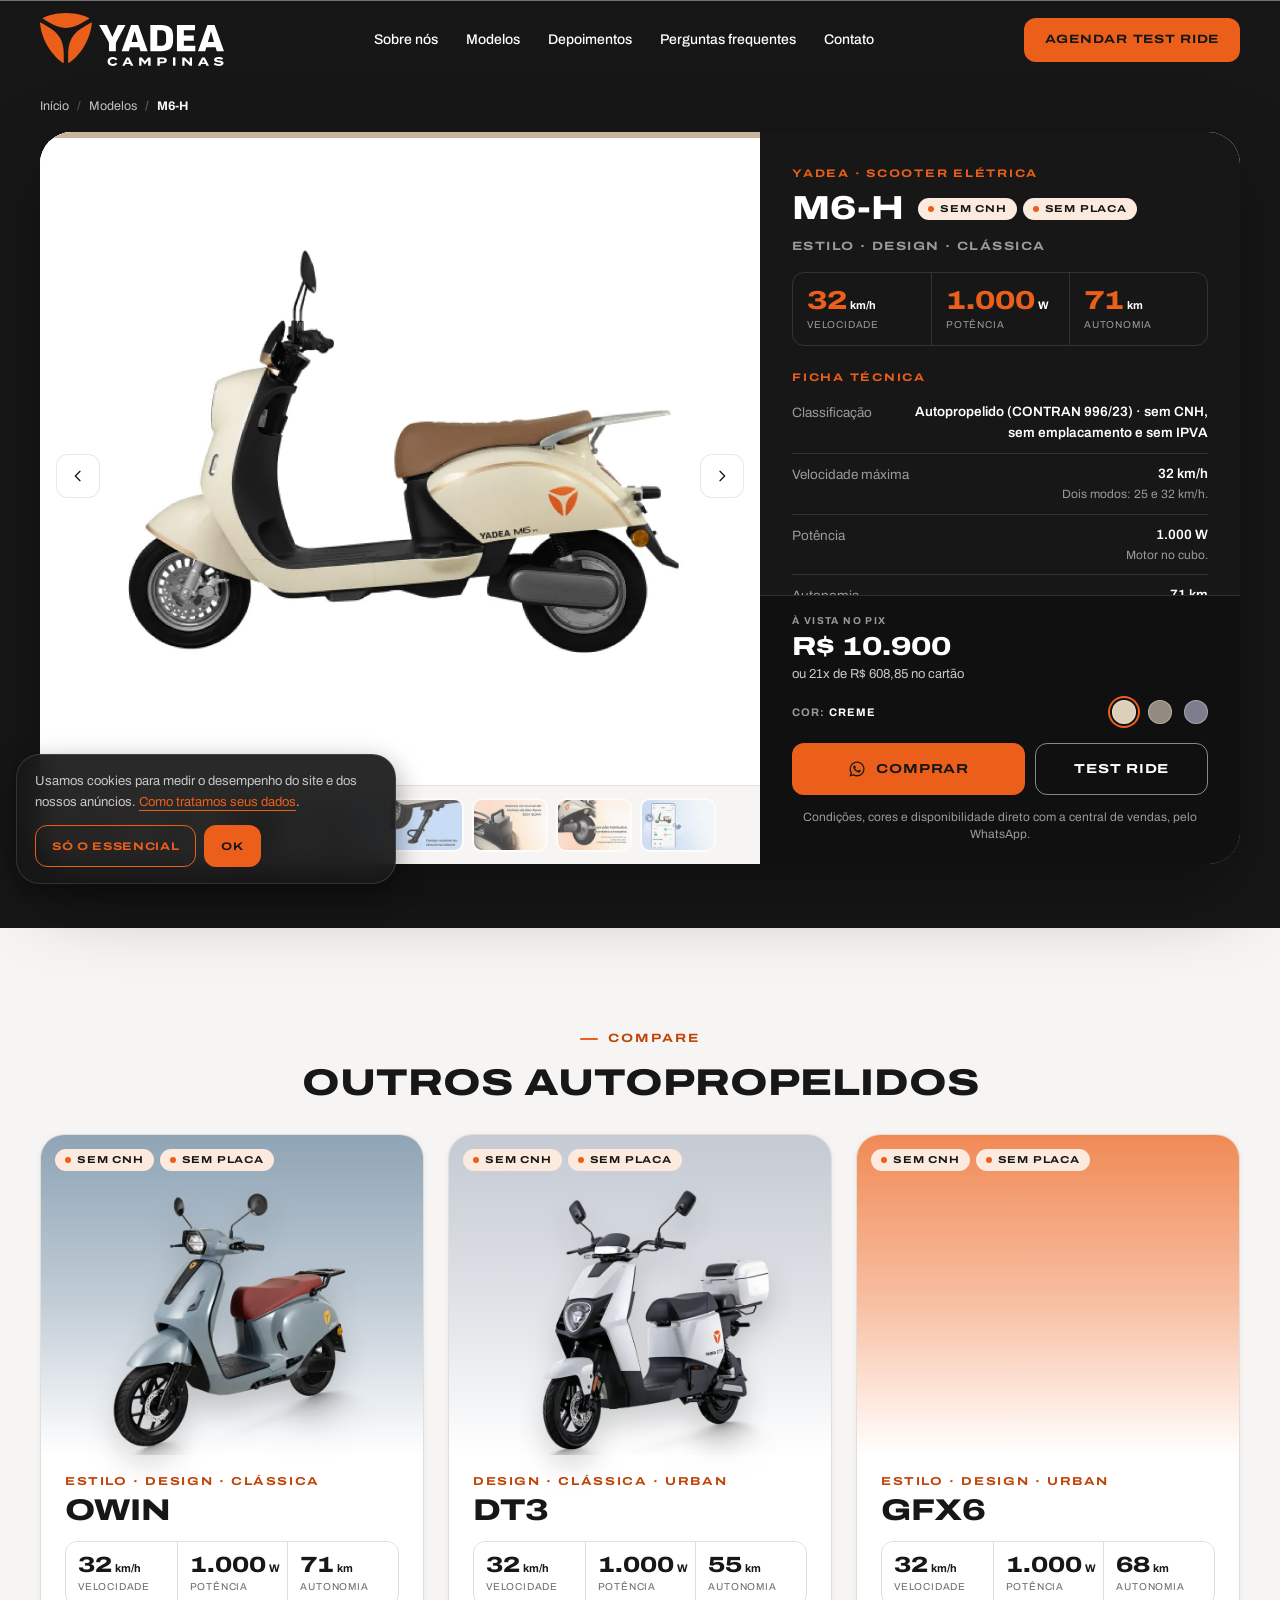
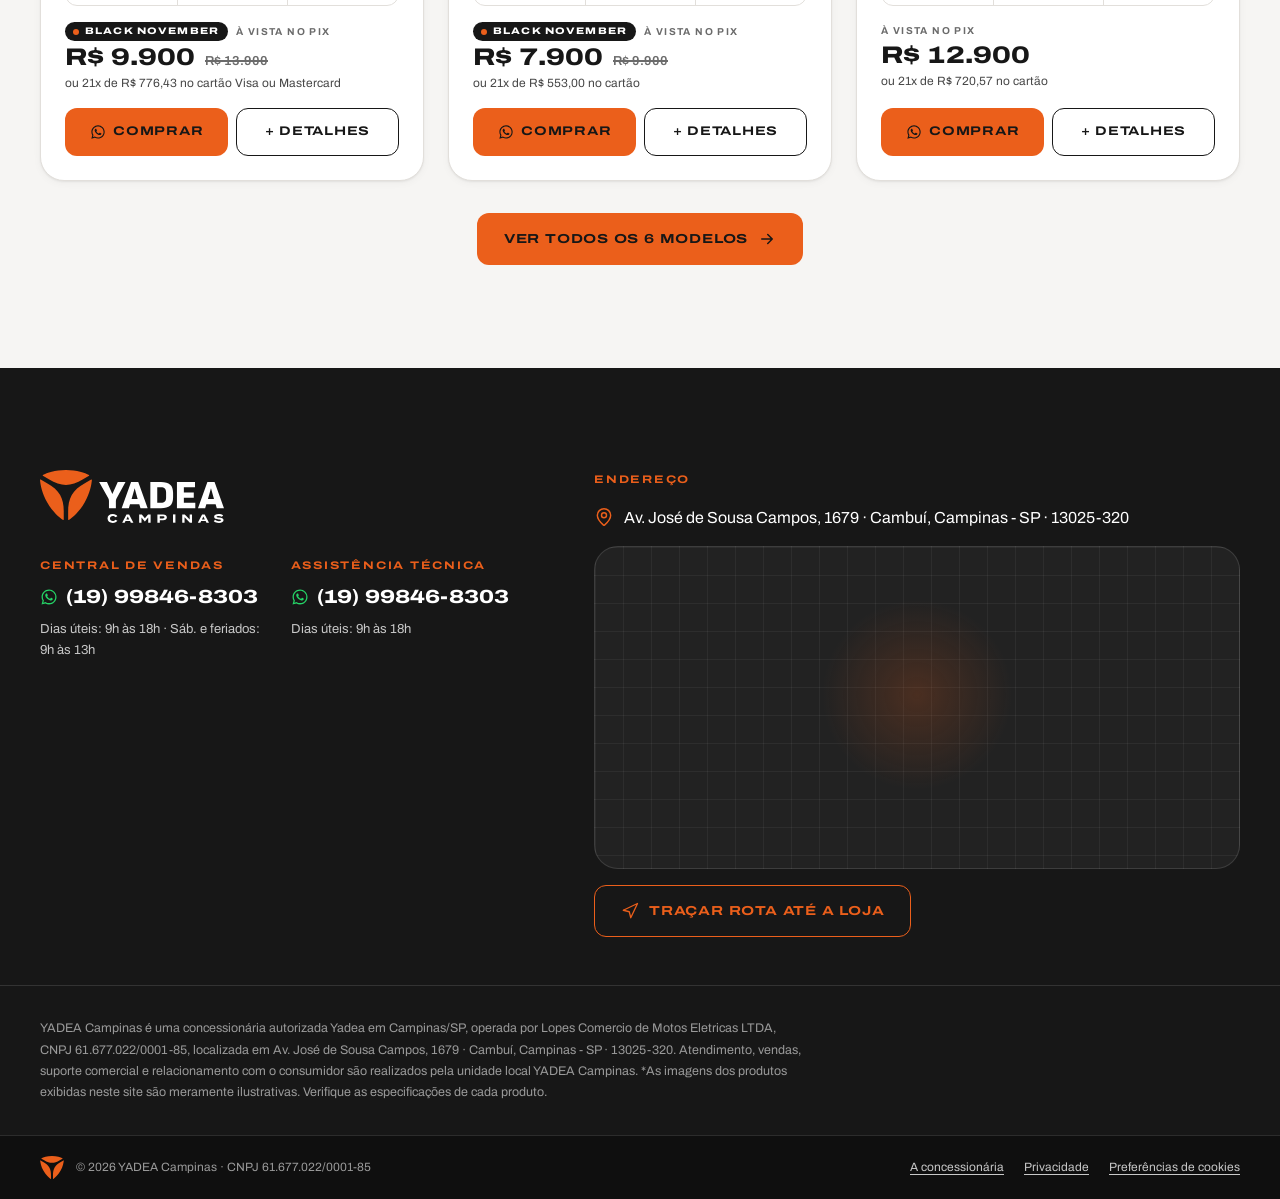
<file: modelos-de-motos/m6-h/index.html>
<!DOCTYPE html>
<html lang="pt-BR" data-ga4="" data-meta-pixel="" data-sem-servidor="1">
<head>
<meta charset="utf-8">
<base href="../../">
<meta name="viewport" content="width=device-width, initial-scale=1, viewport-fit=cover">
<title>YADEA M6-H · Scooter elétrica em Campinas | YADEA Campinas</title>
<meta name="description" content="YADEA M6-H, scooter elétrica sem CNH e sem placa: 32 km/h, 1000 W e 71 km de autonomia. Black November: R$ 9.900 à vista no PIX ou 21x de R$ 608,85 no cartão.">
<meta name="robots" content="noindex, nofollow">
<meta name="theme-color" content="#171717">
<link rel="canonical" href="https://yadeacampinas.com/modelos-de-motos/m6-h/">

<meta property="og:type" content="product">
<meta property="og:url" content="https://yadeacampinas.com/modelos-de-motos/m6-h/">
<meta property="og:locale" content="pt_BR">
<meta property="og:site_name" content="YADEA Campinas">
<meta property="og:title" content="YADEA M6-H · YADEA Campinas">
<meta property="og:description" content="YADEA M6-H, scooter elétrica sem CNH e sem placa: 32 km/h, 1000 W e 71 km de autonomia. Black November: R$ 9.900 à vista no PIX ou 21x de R$ 608,85 no cartão.">
<meta property="og:image" content="https://yadeacampinas.com/assets/img/social/modelo-m6-h.jpg">
<meta property="og:image:type" content="image/jpeg">
<meta property="og:image:width" content="1200">
<meta property="og:image:height" content="630">
<meta property="og:image:alt" content="Scooter elétrica YADEA M6-H creme com banco marrom">
<meta name="twitter:card" content="summary_large_image">

<link rel="icon" href="favicon.ico" sizes="48x48">
<link rel="icon" href="assets/img/brand/icone-app-laranja.svg" type="image/svg+xml">
<link rel="apple-touch-icon" href="assets/img/brand/apple-touch-icon.png">


<link rel="preload" href="assets/fonts/archivo-latin-var.woff2" as="font" type="font/woff2" crossorigin>
<link rel="preload" as="image" href="assets/img/models/m6-h-01.webp" fetchpriority="high">
<link rel="stylesheet" href="assets/css/yadea.css?v=1.0.11">


<script>
  (function (h) {
    h.classList.add('js');
    setTimeout(function () { if (!h.classList.contains('motion-ok')) h.classList.add('sem-anima'); }, 3500);
  })(document.documentElement);
</script>

<script src="assets/js/consent.js?v=1.0.11"></script>

<script>
  (function () {
    var id = document.documentElement.dataset.ga4;
    if (!id) return;
    var s = document.createElement('script');
    s.async = true;
    s.src = 'https://www.googletagmanager.com/gtag/js?id=' + id;
    document.head.appendChild(s);
    gtag('js', new Date());
    gtag('config', id, { send_page_view: false });
  })();
</script>

<script type="application/ld+json">{"@context":"https://schema.org","@type":"Product","@id":"https://yadeacampinas.com/modelos-de-motos/m6-h/#produto","name":"YADEA M6-H","description":"YADEA M6-H, scooter elétrica sem CNH e sem placa: 32 km/h, 1000 W e 71 km de autonomia. Black November: R$ 9.900 à vista no PIX ou 21x de R$ 608,85 no cartão.","image":["https://yadeacampinas.com/assets/img/models/m6-h-card.webp","https://yadeacampinas.com/assets/img/models/m6-h-01.webp","https://yadeacampinas.com/assets/img/models/m6-h-04.webp","https://yadeacampinas.com/assets/img/models/m6-h-05.webp","https://yadeacampinas.com/assets/img/models/m6-h-06.webp","https://yadeacampinas.com/assets/img/models/m6-h-07.webp"],"brand":{"@type":"Brand","name":"YADEA"},"category":"Scooter elétrica","url":"https://yadeacampinas.com/modelos-de-motos/m6-h/","offers":{"@type":"Offer","url":"https://yadeacampinas.com/modelos-de-motos/m6-h/","price":"9900.00","priceCurrency":"BRL","priceValidUntil":"2026-11-30","availability":"https://schema.org/InStock","seller":{"@type":"MotorcycleDealer","@id":"https://yadeacampinas.com/#loja","name":"YADEA Campinas"}}}</script>
<script type="application/ld+json">{"@context":"https://schema.org","@type":"BreadcrumbList","itemListElement":[{"@type":"ListItem","position":1,"name":"Início","item":"https://yadeacampinas.com/"},{"@type":"ListItem","position":2,"name":"Modelos","item":"https://yadeacampinas.com/#modelos"},{"@type":"ListItem","position":3,"name":"YADEA M6-H","item":"https://yadeacampinas.com/modelos-de-motos/m6-h/"}]}</script>
</head>
<body class="pagina-modelo">
<a class="u-skip" href="modelos-de-motos/m6-h/#conteudo">Pular para o conteúdo</a>

<svg width="0" height="0" aria-hidden="true" focusable="false" style="position:absolute">
  <symbol id="i-whats" viewBox="0 0 24 24" fill="currentColor">
    <path d="M12.04 2c-5.5 0-9.97 4.47-9.97 9.97 0 1.76.46 3.48 1.34 5L2 22l5.16-1.35a9.93 9.93 0 0 0 4.88 1.25h.01c5.5 0 9.97-4.47 9.97-9.97 0-2.66-1.04-5.17-2.92-7.05A9.9 9.9 0 0 0 12.04 2Zm0 18.15h-.01a8.27 8.27 0 0 1-4.21-1.15l-.3-.18-3.13.82.84-3.05-.2-.31a8.24 8.24 0 0 1-1.26-4.41c0-4.57 3.72-8.29 8.29-8.29 2.21 0 4.29.86 5.86 2.43a8.24 8.24 0 0 1 2.43 5.87c0 4.57-3.72 8.27-8.31 8.27Zm4.55-6.2c-.25-.13-1.47-.73-1.7-.81-.23-.08-.4-.13-.56.13-.17.25-.64.81-.79.98-.14.17-.29.19-.54.06-.25-.12-1.05-.39-2-1.23-.74-.66-1.24-1.47-1.38-1.72-.15-.25-.02-.39.11-.51.11-.11.25-.29.37-.44.13-.14.17-.25.25-.41.09-.17.04-.31-.02-.44-.06-.12-.56-1.35-.77-1.85-.2-.48-.41-.42-.56-.43h-.48c-.17 0-.44.06-.66.31-.23.25-.87.85-.87 2.08s.89 2.41 1.02 2.58c.12.17 1.75 2.67 4.24 3.75.59.25 1.05.4 1.41.52.59.19 1.13.16 1.56.1.47-.07 1.47-.6 1.68-1.18.2-.58.2-1.07.15-1.18-.06-.1-.23-.17-.48-.29Z"/>
  </symbol>
  <symbol id="i-seta" viewBox="0 0 24 24" fill="none" stroke="currentColor" stroke-width="2" stroke-linecap="round" stroke-linejoin="round"><path d="m9 5 7 7-7 7"/></symbol>
  <symbol id="i-flecha" viewBox="0 0 24 24" fill="none" stroke="currentColor" stroke-width="2" stroke-linecap="round" stroke-linejoin="round"><path d="M5 12h14M13 6l6 6-6 6"/></symbol>
  <symbol id="i-x" viewBox="0 0 24 24" fill="none" stroke="currentColor" stroke-width="2" stroke-linecap="round" stroke-linejoin="round"><path d="M18 6 6 18M6 6l12 12"/></symbol>
  <symbol id="i-pino" viewBox="0 0 24 24" fill="none" stroke="currentColor" stroke-width="1.75" stroke-linecap="round" stroke-linejoin="round"><path d="M20 10c0 4.99-5.54 10.19-7.4 11.8a1 1 0 0 1-1.2 0C9.54 20.19 4 14.99 4 10a8 8 0 0 1 16 0"/><circle cx="12" cy="10" r="3"/></symbol>
  <symbol id="i-rota" viewBox="0 0 24 24" fill="none" stroke="currentColor" stroke-width="1.75" stroke-linecap="round" stroke-linejoin="round"><path d="M3 11 22 2l-9 19-2-8-8-2z"/></symbol>
  <symbol id="i-relogio" viewBox="0 0 24 24" fill="none" stroke="currentColor" stroke-width="1.75" stroke-linecap="round" stroke-linejoin="round"><circle cx="12" cy="12" r="9"/><path d="M12 7v5l3 2"/></symbol>
  <symbol id="i-chave" viewBox="0 0 24 24" fill="none" stroke="currentColor" stroke-width="1.75" stroke-linecap="round" stroke-linejoin="round"><path d="M14.7 6.3a1 1 0 0 0 0 1.4l1.6 1.6a1 1 0 0 0 1.4 0l3.77-3.77a6 6 0 0 1-7.94 7.94l-6.91 6.91a2.12 2.12 0 0 1-3-3l6.91-6.91a6 6 0 0 1 7.94-7.94l-3.76 3.76z"/></symbol>
  <symbol id="i-check" viewBox="0 0 24 24" fill="none" stroke="currentColor" stroke-width="2.4" stroke-linecap="round" stroke-linejoin="round"><path d="M20 6 9 17l-5-5"/></symbol>
  <symbol id="i-alerta" viewBox="0 0 24 24" fill="none" stroke="currentColor" stroke-width="2.4" stroke-linecap="round" stroke-linejoin="round"><path d="M12 7v6M12 17h.01"/></symbol>
  <symbol id="i-escudo" viewBox="0 0 24 24" fill="none" stroke="currentColor" stroke-width="1.75" stroke-linecap="round" stroke-linejoin="round"><path d="M20 13c0 5-3.5 7.5-7.66 8.95a1 1 0 0 1-.67-.01C7.5 20.5 4 18 4 13V6a1 1 0 0 1 1-1c2 0 4.5-1.2 6.24-2.72a1.17 1.17 0 0 1 1.52 0C14.51 3.81 17 5 19 5a1 1 0 0 1 1 1z"/><path d="m9 12 2 2 4-4"/></symbol>
  <symbol id="i-instagram" viewBox="0 0 24 24" fill="none" stroke="currentColor" stroke-width="1.75" stroke-linecap="round" stroke-linejoin="round"><rect x="2.5" y="2.5" width="19" height="19" rx="5"/><path d="M16 11.37A4 4 0 1 1 12.63 8 4 4 0 0 1 16 11.37Z"/><path d="M17.5 6.5h.01"/></symbol>
</svg>

<header class="header" id="header">
  <div class="u-container header__barra">
    <a class="header__logo" href="#topo" aria-label="YADEA Campinas, ir para o início">
      <img src="assets/img/brand/logo-campinas-negativo.svg" alt="YADEA Campinas" width="184" height="54">
    </a>

    <nav class="header__nav" aria-label="Navegação principal">
      <a class="header__link" href="#sobre">Sobre nós</a>
      <a class="header__link" href="#modelos">Modelos</a>
      <a class="header__link" href="#depoimentos">Depoimentos</a>
      <a class="header__link" href="#perguntas">Perguntas frequentes</a>
      <a class="header__link" href="#contato">Contato</a>
    </nav>

    <div class="header__acoes">
      <a class="btn btn--primario btn--desktop" data-whats="testRideGeral" data-origem="header_testride" href="https://api.whatsapp.com/send?phone=5519998468303&amp;text=Ol%C3%A1!%20Vim%20pelo%20site%20e%20gostaria%20de%20agendar%20um%20test%20ride%20na%20YADEA%20Campinas." target="_blank" rel="noopener">Agendar test ride</a>
      <button class="header__toggle" type="button" id="menu-toggle" aria-expanded="false" aria-controls="menu">
        <span class="header__toggle-icone" aria-hidden="true"><span></span><span></span><span></span></span>
        <span class="header__toggle-rotulo" aria-hidden="true"><span>Menu</span><span>Fechar</span></span>
        <span class="u-visually-hidden">Abrir menu de navegação</span>
      </button>
    </div>
  </div>
</header>

<div class="menu" id="menu" aria-hidden="true">
  <div class="menu__cortina menu__cortina--1" aria-hidden="true"></div>
  <div class="menu__cortina menu__cortina--2" aria-hidden="true"></div>
  <nav class="menu__painel" aria-label="Navegação mobile" data-lenis-prevent>
    <ul class="menu__lista">
      <li class="menu__item-wrap"><a class="menu__item" href="#sobre"><span class="menu__numero">01</span>Sobre nós</a></li>
      <li class="menu__item-wrap"><a class="menu__item" href="#modelos"><span class="menu__numero">02</span>Modelos</a></li>
      <li class="menu__item-wrap"><a class="menu__item" href="#depoimentos"><span class="menu__numero">03</span>Depoimentos</a></li>
      <li class="menu__item-wrap"><a class="menu__item" href="#perguntas"><span class="menu__numero">04</span>Perguntas</a></li>
      <li class="menu__item-wrap"><a class="menu__item" href="#contato"><span class="menu__numero">05</span>Contato</a></li>
    </ul>
    <div class="menu__rodape">
      <div class="menu__contato">
        <strong data-config="whatsapp.numero">(19) 99846-8303</strong>
        <span data-horarios="vendas"></span>
      </div>
      <a class="btn btn--primario" data-whats="testRideGeral" data-origem="menu_testride" href="https://api.whatsapp.com/send?phone=5519998468303&amp;text=Ol%C3%A1!%20Vim%20pelo%20site%20e%20gostaria%20de%20agendar%20um%20test%20ride%20na%20YADEA%20Campinas." target="_blank" rel="noopener">Agendar test ride</a>
    </div>
  </nav>
</div>

<main id="conteudo">
  <section class="produto" aria-label="YADEA M6-H">
    <div class="u-container">
      <nav class="trilha" aria-label="Você está em">
        <ol>
          <li><a href="./">Início</a></li>
          <li><a href="./#modelos">Modelos</a></li>
          <li aria-current="page">M6-H</li>
        </ol>
      </nav>
<div class="modal modal--pagina" id="modal" data-modelo="m6-h">
  <div class="modal__caixa">

    <div class="modal__galeria tem-miniaturas">
      <div class="modal__slider" id="modal-slider" tabindex="0" data-lenis-prevent
           role="group" aria-roledescription="carrossel" aria-label="Fotos do modelo">
        <div class="modal__slide" role="group" aria-roledescription="slide"
             aria-label="1 de 8" style="--fundo:#FFFFFF">
          <img src="assets/img/models/m6-h-01.webp" alt="Scooter elétrica YADEA M6-H creme com banco marrom, de perfil" draggable="false" decoding="async"
               width="1146" height="808">
        </div>
        <div class="modal__slide" role="group" aria-roledescription="slide"
             aria-label="2 de 8" style="--fundo:#FFFFFF">
          <img src="assets/img/models/m6-h-04.webp" alt="YADEA M6-H creme em três quartos frontal" draggable="false" decoding="async"
               width="1146" height="808" loading="lazy">
        </div>
        <div class="modal__slide is-ambiente" role="group" aria-roledescription="slide"
             aria-label="3 de 8" style="--fundo:#A99487">
          <img src="assets/img/models/m6-h-05.webp" alt="Painel digital redondo da M6-H" draggable="false" decoding="async"
               width="1146" height="808" loading="lazy">
        </div>
        <div class="modal__slide is-ambiente" role="group" aria-roledescription="slide"
             aria-label="4 de 8" style="--fundo:#B2BAC7">
          <img src="assets/img/models/m6-h-06.webp" alt="Traseira da M6-H, com baú traseiro de 29 litros opcional" draggable="false" decoding="async"
               width="1146" height="808" loading="lazy">
        </div>
        <div class="modal__slide is-ambiente" role="group" aria-roledescription="slide"
             aria-label="5 de 8" style="--fundo:#9FB1C9">
          <img src="assets/img/models/m6-h-07.webp" alt="Descanso lateral da M6-H, de design estável" draggable="false" decoding="async"
               width="1146" height="808" loading="lazy">
        </div>
        <div class="modal__slide is-ambiente" role="group" aria-roledescription="slide"
             aria-label="6 de 8" style="--fundo:#BCB2AA">
          <img src="assets/img/models/m6-h-08.webp" alt="Bateria removível de fosfato de lítio-ferro 60 V 30 Ah da M6-H" draggable="false" decoding="async"
               width="1146" height="808" loading="lazy">
        </div>
        <div class="modal__slide is-ambiente" role="group" aria-roledescription="slide"
             aria-label="7 de 8" style="--fundo:#C6BBB2">
          <img src="assets/img/models/m6-h-09.webp" alt="Suspensão hidráulica dianteira e traseira da M6-H" draggable="false" decoding="async"
               width="1146" height="808" loading="lazy">
        </div>
        <div class="modal__slide is-ambiente" role="group" aria-roledescription="slide"
             aria-label="8 de 8" style="--fundo:#D8E6FB">
          <img src="assets/img/models/m6-h-10.webp" alt="Aplicativo da YADEA no celular, com o status da M6-H" draggable="false" decoding="async"
               width="1146" height="808" loading="lazy">
        </div></div>
      <button class="modal__seta-slide modal__seta-slide--anterior" type="button" data-slide-passo="-1" aria-label="Foto anterior"><svg aria-hidden="true" style="transform:scaleX(-1)"><use href="#i-seta"></use></svg></button>
      <button class="modal__seta-slide modal__seta-slide--proxima" type="button" data-slide-passo="1" aria-label="Próxima foto"><svg aria-hidden="true"><use href="#i-seta"></use></svg></button>
      <div class="modal__miniaturas" id="modal-miniaturas" role="group" aria-label="Escolher foto">
        <button class="modal__mini" type="button" data-foto="0" aria-current="true"
                aria-label="Ver foto 1 de 8">
          <img src="assets/img/models/m6-h-01-mini.webp" alt="" loading="lazy" decoding="async" width="180" height="127">
        </button>
      
        <button class="modal__mini" type="button" data-foto="1" aria-current="false"
                aria-label="Ver foto 2 de 8">
          <img src="assets/img/models/m6-h-04-mini.webp" alt="" loading="lazy" decoding="async" width="180" height="127">
        </button>
      
        <button class="modal__mini" type="button" data-foto="2" aria-current="false"
                aria-label="Ver foto 3 de 8">
          <img src="assets/img/models/m6-h-05-mini.webp" alt="" loading="lazy" decoding="async" width="180" height="127">
        </button>
      
        <button class="modal__mini" type="button" data-foto="3" aria-current="false"
                aria-label="Ver foto 4 de 8">
          <img src="assets/img/models/m6-h-06-mini.webp" alt="" loading="lazy" decoding="async" width="180" height="127">
        </button>
      
        <button class="modal__mini" type="button" data-foto="4" aria-current="false"
                aria-label="Ver foto 5 de 8">
          <img src="assets/img/models/m6-h-07-mini.webp" alt="" loading="lazy" decoding="async" width="180" height="127">
        </button>
      
        <button class="modal__mini" type="button" data-foto="5" aria-current="false"
                aria-label="Ver foto 6 de 8">
          <img src="assets/img/models/m6-h-08-mini.webp" alt="" loading="lazy" decoding="async" width="180" height="127">
        </button>
      
        <button class="modal__mini" type="button" data-foto="6" aria-current="false"
                aria-label="Ver foto 7 de 8">
          <img src="assets/img/models/m6-h-09-mini.webp" alt="" loading="lazy" decoding="async" width="180" height="127">
        </button>
      
        <button class="modal__mini" type="button" data-foto="7" aria-current="false"
                aria-label="Ver foto 8 de 8">
          <img src="assets/img/models/m6-h-10-mini.webp" alt="" loading="lazy" decoding="async" width="180" height="127">
        </button>
      </div>
    </div>

    <div class="modal__painel">
      <div class="modal__topo">
        <p class="modal__eyebrow" id="modal-eyebrow">YADEA · Scooter elétrica</p>
        <div class="modal__nome">
          <h1 class="modal__titulo" id="modal-titulo">M6-H</h1>
          <div id="modal-selo"><ul class="selos selos--modal" aria-label="Classificação legal">
      <li class="selo selo--livre">Sem CNH</li>
      <li class="selo selo--livre">Sem placa</li></ul></div>
        </div>
        <p class="modal__tags-texto" id="modal-tags">Estilo · Design · Clássica</p>
      </div>

      <div class="modal__corpo" id="modal-corpo" data-lenis-prevent>
        <div id="modal-numeros">
        <dl class="specs specs--modal">
          
            <div class="spec">
              <dt>Velocidade</dt>
              <dd><b>32</b><span>km/h</span></dd>
            </div>
            <div class="spec">
              <dt>Potência</dt>
              <dd><b>1.000</b><span>W</span></dd>
            </div>
            <div class="spec">
              <dt>Autonomia</dt>
              <dd><b>71</b><span>km</span></dd>
            </div>
        </dl></div>
        <div>
          <p class="modal__secao-rotulo">Ficha técnica</p>
          <dl class="modal__ficha" id="modal-ficha"><div><dt>Classificação</dt><dd>Autopropelido (CONTRAN 996/23) · sem CNH, sem emplacamento e sem IPVA</dd></div><div><dt>Velocidade máxima</dt><dd>32 km/h<small class="ficha__nota">Dois modos: 25 e 32 km/h.</small></dd></div><div><dt>Potência</dt><dd>1.000 W<small class="ficha__nota">Motor no cubo.</small></dd></div><div><dt>Autonomia</dt><dd>71 km</dd></div><div><dt>Bateria</dt><dd>LiFePO4 (Fosfato de ferro-lítio) removível, 60 V 30 Ah, 1.500 ciclos de recarga</dd></div><div><dt>Tempo de recarga</dt><dd>5 horas</dd></div><div><dt>Carregador</dt><dd>Bivolt automático, 110 V e 220 V</dd></div><div><dt>Freios</dt><dd>Disco na frente, tambor atrás</dd></div><div><dt>Suspensão</dt><dd>Hidráulica, dianteira e traseira</dd></div><div><dt>Rodas e pneus</dt><dd>Aro 10, pneus 3.00-10</dd></div><div><dt>Assento</dt><dd>602 mm de comprimento, a 737 mm do chão</dd></div><div><dt>Bagageiro</dt><dd>Baú traseiro de 29 litros (opcional) e porta-objetos frontal com gancho</dd></div><div><dt>Dimensões (C × L × A)</dt><dd>1815 × 692 × 1080 mm · 1295 mm entre eixos</dd></div><div><dt>Torque máximo</dt><dd>117 N·m</dd></div><div><dt>Subida</dt><dd>Até 13°</dd></div><div><dt>Proteção</dt><dd>IP67</dd></div><div><dt>Conectividade</dt><dd>App YADEA</dd></div><div><dt>Garantia</dt><dd>2 anos na bateria, 2 anos no motor e 1 ano nos componentes elétricos</dd></div></dl>
        </div>
        <div class="modal__equipamentos" id="modal-equipamentos">
          <p class="modal__secao-rotulo">Destaques</p>
          <ul id="modal-equipamentos-lista"><li>Bateria removível LiFePO4 (Fosfato de ferro-lítio)</li><li>Suspensão hidráulica na frente e atrás</li><li>USB de carga rápida de 15 W</li><li>Descanso lateral de design estável</li><li>Baú traseiro de 29 litros opcional</li></ul>
        </div>
        <p class="modal__legal">Imagens meramente ilustrativas. Dados do fabricante (yadea.com.br), que podem variar por versão; a equipe confirma ficha, cor e disponibilidade pelo WhatsApp.</p>
      </div>

      <div class="modal__base">
        <div class="modal__linha">
          <div id="modal-preco">
        <p class="preco preco--modal">
          <span class="preco__topo"><span class="preco__selo">Black November</span><span class="preco__rotulo">À vista no PIX</span></span>
          <span class="preco__linha"><span class="preco__valor"><span class="u-visually-hidden">por </span>R$ 9.900</span> <s class="preco__de"><span class="u-visually-hidden">antes </span>R$ 10.900</s></span>
          <span class="preco__parcelas">ou 21x de R$ 608,85 no cartão</span>
        </p></div>
          <div class="modal__cores" id="modal-cores">
            <p class="modal__cores-rotulo">Cor: <strong id="modal-cor-nome">Creme</strong></p>
            <div class="modal__swatches" id="modal-swatches">
        <button class="modal__swatch" type="button" data-cor="0"
                aria-pressed="true" aria-label="Cor Creme"
                title="Creme">
          <i style="background:#DCD0BA" aria-hidden="true"></i>
        </button>
      
        <button class="modal__swatch" type="button" data-cor="1"
                aria-pressed="false" aria-label="Cor Marrom"
                title="Marrom">
          <i style="background:#938A81" aria-hidden="true"></i>
        </button>
      
        <button class="modal__swatch" type="button" data-cor="2"
                aria-pressed="false" aria-label="Cor Prata"
                title="Prata">
          <i style="background:#7D7D8E" aria-hidden="true"></i>
        </button>
      </div>
          </div>
        </div>
        <div class="modal__acoes">
          <a class="btn btn--primario" id="modal-cta" href="https://api.whatsapp.com/send?phone=5519998468303&text=Ol%C3%A1!%20Vim%20pelo%20site%20e%20gostaria%20de%20saber%20mais%20sobre%20o%20modelo%20M6-H%20na%20cor%20Creme." target="_blank" rel="noopener"><svg aria-hidden="true"><use href="#i-whats"></use></svg>Comprar</a>
          <a class="btn btn--contorno" id="modal-testride" href="https://api.whatsapp.com/send?phone=5519998468303&text=Ol%C3%A1!%20Vim%20pelo%20site%20e%20gostaria%20de%20agendar%20um%20test%20ride%20do%20modelo%20M6-H%20na%20cor%20Creme." target="_blank" rel="noopener">Test ride</a>
        </div>
        <p class="modal__microcopy">Condições, cores e disponibilidade direto com a central de vendas, pelo WhatsApp.</p>
      </div>
    </div>
  </div>
</div>
    </div>
  </section>

  <section class="u-secao s-clara comparar" aria-labelledby="comparar-titulo">
    <div class="u-container">
      <div class="cabecalho cabecalho--centro comparar__topo">
        <p class="eyebrow" data-anima>Compare</p>
        <h2 class="t-h2" id="comparar-titulo" data-anima>Outros autopropelidos</h2>
      </div>
      <ul class="vitrine__grade" id="comparar-grade" aria-label="Outros modelos">
        <li data-anima>
          <article class="card" data-id="owin">
            <div class="card__midia" style="--palco:#8FA4B5">
              <button class="card__foto" type="button" data-detalhes="owin"
                      aria-label="Ver detalhes da Owin">
                <img src="assets/img/models/owin-card.webp" alt="Scooter elétrica YADEA Owin cinza com banco vinho" loading="lazy" decoding="async" width="736" height="616">
              </button>
              <ul class="selos card__selos" aria-label="Classificação legal">
      <li class="selo selo--livre">Sem CNH</li>
      <li class="selo selo--livre">Sem placa</li></ul>
            </div>
            <div class="card__corpo">
              <div class="card__cabeca">
                <p class="card__tags">Estilo · Design · Clássica</p>
                <h3 class="card__nome">Owin</h3>
              </div>
              
        <dl class="specs ">
          
            <div class="spec">
              <dt>Velocidade</dt>
              <dd><b>32</b><span>km/h</span></dd>
            </div>
            <div class="spec">
              <dt>Potência</dt>
              <dd><b>1.000</b><span>W</span></dd>
            </div>
            <div class="spec">
              <dt>Autonomia</dt>
              <dd><b>71</b><span>km</span></dd>
            </div>
        </dl>
              
        <p class="preco card__preco">
          <span class="preco__topo"><span class="preco__selo">Black November</span><span class="preco__rotulo">À vista no PIX</span></span>
          <span class="preco__linha"><span class="preco__valor"><span class="u-visually-hidden">por </span>R$ 9.900</span> <s class="preco__de"><span class="u-visually-hidden">antes </span>R$ 13.900</s></span>
          <span class="preco__parcelas">ou 21x de R$ 776,43 no cartão Visa ou Mastercard</span>
        </p>
              <div class="card__acoes">
                <a class="btn btn--primario btn--card" href="https://api.whatsapp.com/send?phone=5519998468303&text=Ol%C3%A1!%20Vim%20pelo%20site%20e%20gostaria%20de%20saber%20mais%20sobre%20o%20modelo%20Owin." target="_blank" rel="noopener"><svg aria-hidden="true"><use href="#i-whats"></use></svg><span>Comprar<span class="u-visually-hidden"> a Owin pelo WhatsApp</span></span></a>
                <a class="btn btn--contorno btn--card" href="modelos-de-motos/owin/" data-detalhes="owin"><span>+ Detalhes<span class="u-visually-hidden"> da Owin</span></span></a>
              </div>
            </div>
          </article>
        </li>
        <li data-anima>
          <article class="card" data-id="dt3">
            <div class="card__midia" style="--palco:#C5CAD3">
              <button class="card__foto" type="button" data-detalhes="dt3"
                      aria-label="Ver detalhes da DT3">
                <img src="assets/img/models/dt3-card.webp" alt="Scooter elétrica YADEA DT3 branca com baú traseiro" loading="lazy" decoding="async" width="736" height="616">
              </button>
              <ul class="selos card__selos" aria-label="Classificação legal">
      <li class="selo selo--livre">Sem CNH</li>
      <li class="selo selo--livre">Sem placa</li></ul>
            </div>
            <div class="card__corpo">
              <div class="card__cabeca">
                <p class="card__tags">Design · Clássica · Urban</p>
                <h3 class="card__nome">DT3</h3>
              </div>
              
        <dl class="specs ">
          
            <div class="spec">
              <dt>Velocidade</dt>
              <dd><b>32</b><span>km/h</span></dd>
            </div>
            <div class="spec">
              <dt>Potência</dt>
              <dd><b>1.000</b><span>W</span></dd>
            </div>
            <div class="spec">
              <dt>Autonomia</dt>
              <dd><b>55</b><span>km</span></dd>
            </div>
        </dl>
              
        <p class="preco card__preco">
          <span class="preco__topo"><span class="preco__selo">Black November</span><span class="preco__rotulo">À vista no PIX</span></span>
          <span class="preco__linha"><span class="preco__valor"><span class="u-visually-hidden">por </span>R$ 7.900</span> <s class="preco__de"><span class="u-visually-hidden">antes </span>R$ 9.900</s></span>
          <span class="preco__parcelas">ou 21x de R$ 553,00 no cartão</span>
        </p>
              <div class="card__acoes">
                <a class="btn btn--primario btn--card" href="https://api.whatsapp.com/send?phone=5519998468303&text=Ol%C3%A1!%20Vim%20pelo%20site%20e%20gostaria%20de%20saber%20mais%20sobre%20o%20modelo%20DT3." target="_blank" rel="noopener"><svg aria-hidden="true"><use href="#i-whats"></use></svg><span>Comprar<span class="u-visually-hidden"> a DT3 pelo WhatsApp</span></span></a>
                <a class="btn btn--contorno btn--card" href="modelos-de-motos/dt3/" data-detalhes="dt3"><span>+ Detalhes<span class="u-visually-hidden"> da DT3</span></span></a>
              </div>
            </div>
          </article>
        </li>
        <li data-anima>
          <article class="card" data-id="gfx6">
            <div class="card__midia" style="--palco:#F08A55">
              <button class="card__foto" type="button" data-detalhes="gfx6"
                      aria-label="Ver detalhes da GFX6">
                <img src="assets/img/models/gfx6-card.webp" alt="Scooter elétrica YADEA GFX6 laranja e branca" loading="lazy" decoding="async" width="736" height="616">
              </button>
              <ul class="selos card__selos" aria-label="Classificação legal">
      <li class="selo selo--livre">Sem CNH</li>
      <li class="selo selo--livre">Sem placa</li></ul>
            </div>
            <div class="card__corpo">
              <div class="card__cabeca">
                <p class="card__tags">Estilo · Design · Urban</p>
                <h3 class="card__nome">GFX6</h3>
              </div>
              
        <dl class="specs ">
          
            <div class="spec">
              <dt>Velocidade</dt>
              <dd><b>32</b><span>km/h</span></dd>
            </div>
            <div class="spec">
              <dt>Potência</dt>
              <dd><b>1.000</b><span>W</span></dd>
            </div>
            <div class="spec">
              <dt>Autonomia</dt>
              <dd><b>68</b><span>km</span></dd>
            </div>
        </dl>
              
        <p class="preco card__preco">
          <span class="preco__topo"><span class="preco__rotulo">À vista no PIX</span></span>
          <span class="preco__linha"><span class="preco__valor">R$ 12.900</span></span>
          <span class="preco__parcelas">ou 21x de R$ 720,57 no cartão</span>
        </p>
              <div class="card__acoes">
                <a class="btn btn--primario btn--card" href="https://api.whatsapp.com/send?phone=5519998468303&text=Ol%C3%A1!%20Vim%20pelo%20site%20e%20gostaria%20de%20saber%20mais%20sobre%20o%20modelo%20GFX6." target="_blank" rel="noopener"><svg aria-hidden="true"><use href="#i-whats"></use></svg><span>Comprar<span class="u-visually-hidden"> a GFX6 pelo WhatsApp</span></span></a>
                <a class="btn btn--contorno btn--card" href="modelos-de-motos/gfx6/" data-detalhes="gfx6"><span>+ Detalhes<span class="u-visually-hidden"> da GFX6</span></span></a>
              </div>
            </div>
          </article>
        </li>
      </ul>
      <div class="comparar__mais">
        <a class="btn btn--primario" href="./#modelos">Ver todos os 6 modelos <svg class="seta" aria-hidden="true"><use href="#i-flecha"></use></svg></a>
      </div>
    </div>
  </section>
</main>

<footer class="rodape s-escura" id="contato" aria-labelledby="rodape-titulo">
  <h2 class="u-visually-hidden" id="rodape-titulo">Contato e informações da loja</h2>
  <div class="u-container rodape__grade">
    <div class="rodape__contato">
      <img class="rodape__logo" src="assets/img/brand/logo-campinas-negativo.svg" alt="YADEA Campinas" width="184" height="54" loading="lazy">
      <div class="rodape__blocos">
        <div class="rodape__bloco">
          <p class="rodape__rotulo">Central de vendas</p>
          <a class="rodape__valor" data-whats="geral" data-origem="rodape_vendas" href="https://api.whatsapp.com/send?phone=5519998468303&amp;text=Ol%C3%A1!%20Vim%20pelo%20site%20e%20gostaria%20de%20saber%20mais%20sobre%20os%20modelos%20e%20condi%C3%A7%C3%B5es%20especiais%20da%20YADEA%20Campinas." target="_blank" rel="noopener"><svg aria-hidden="true"><use href="#i-whats"></use></svg><span data-config="whatsapp.numero">(19) 99846-8303</span></a>
          <p class="rodape__detalhe" data-horarios="vendas"></p>
        </div>
        <div class="rodape__bloco">
          <p class="rodape__rotulo">Assistência técnica</p>
          <a class="rodape__valor" data-whats="assistencia" data-origem="rodape_assistencia" href="https://api.whatsapp.com/send?phone=5519998468303&amp;text=Ol%C3%A1!%20Vim%20pelo%20site%20e%20gostaria%20de%20falar%20com%20a%20assist%C3%AAncia%20t%C3%A9cnica%20da%20YADEA%20Campinas." target="_blank" rel="noopener"><svg aria-hidden="true"><use href="#i-whats"></use></svg><span data-config="assistencia.numero">(19) 99846-8303</span></a>
          <p class="rodape__detalhe" data-horarios="assistencia"></p>
        </div>
        </div>
    </div>

    <div class="rodape__endereco">
      <p class="rodape__rotulo">Endereço</p>
      <p class="rodape__endereco-texto"><svg aria-hidden="true"><use href="#i-pino"></use></svg><span data-config="endereco.completo">Av. José de Sousa Campos, 1679 · Cambuí, Campinas - SP · 13025-320</span></p>
      <div class="mapa">
        <iframe id="mapa" title="Mapa com a localização da YADEA Campinas" loading="lazy"
                referrerpolicy="no-referrer-when-downgrade" allowfullscreen></iframe>
      </div>
      <div class="rodape__rota">
        <a class="btn btn--contorno-claro" data-rota href="https://www.google.com/maps/dir/?api=1&amp;destination=YADEA%20Campinas%2C%20Av.%20Jos%C3%A9%20de%20Sousa%20Campos%2C%201679%2C%20Cambu%C3%AD%2C%20Campinas%20-%20SP%2C%2013025-320" target="_blank" rel="noopener"><svg aria-hidden="true"><use href="#i-rota"></use></svg>Traçar rota até a loja</a>
      </div>
    </div>
  </div>

  <div class="u-container rodape__inst">
    <p class="rodape__institucional">
      <span data-config="marca.nome">YADEA Campinas</span> é uma concessionária autorizada Yadea em Campinas/SP,
      operada por <span data-config="marca.razaoSocial">Lopes Comercio de Motos Eletricas LTDA</span>,
      CNPJ <span data-config="marca.cnpj">61.677.022/0001-85</span>, localizada em
      <span data-config="endereco.completo">Av. José de Sousa Campos, 1679 · Cambuí, Campinas - SP · 13025-320</span>.
      Atendimento, vendas, suporte comercial e relacionamento com o consumidor são realizados pela
      unidade local <span data-config="marca.nome">YADEA Campinas</span>.
      *As imagens dos produtos exibidas neste site são meramente ilustrativas. Verifique as especificações de cada produto.
    </p>
  </div>

  <div class="rodape__legal">
    <div class="u-container rodape__legal-linha">
      <span class="rodape__legal-marca">
        <img src="assets/img/brand/simbolo-laranja.svg" alt="" width="24" height="23" loading="lazy">
        <span>© <span data-ano>2026</span> <span data-config="marca.nome">YADEA Campinas</span> · CNPJ <span data-config="marca.cnpj">61.677.022/0001-85</span></span>
      </span>
      <span class="rodape__legal-links">
        <a href="concessionaria-yadea-campinas/">A concessionária</a>
        <a href="privacidade.html">Privacidade</a>
        <button class="rodape__link" type="button" id="rever-cookies">Preferências de cookies</button>
        <button class="rodape__link" type="button" id="abrir-alerta" hidden>Comunicado de segurança</button>
      </span>
    </div>
  </div>
</footer>

<a class="flutuante" id="flutuante" data-whats="geral" data-origem="flutuante" href="https://api.whatsapp.com/send?phone=5519998468303&amp;text=Ol%C3%A1!%20Vim%20pelo%20site%20e%20gostaria%20de%20saber%20mais%20sobre%20os%20modelos%20e%20condi%C3%A7%C3%B5es%20especiais%20da%20YADEA%20Campinas." aria-label="Falar com a YADEA Campinas pelo WhatsApp" target="_blank" rel="noopener">
  <svg aria-hidden="true"><use href="#i-whats"></use></svg>
</a>

<aside class="aviso" id="aviso-seguranca" aria-labelledby="aviso-titulo" aria-live="polite" hidden>
  <span class="aviso__icone" aria-hidden="true"><svg><use href="#i-escudo"></use></svg></span>
  <div class="aviso__corpo">
    <p class="aviso__selo">Comunicado de segurança</p>
    <p class="aviso__titulo" id="aviso-titulo">Este é o site oficial da YADEA Campinas.</p>
    <p class="aviso__texto">A loja não se responsabiliza por negociações feitas fora dos canais oficiais<span data-aviso="exemplo"></span>.</p>
    <div class="aviso__acoes">
      <button class="aviso__botao aviso__botao--detalhes" type="button" id="aviso-detalhes">Ver detalhes</button>
      <button class="aviso__botao" type="button" data-fechar-aviso>Entendi</button>
    </div>
  </div>
  <button class="aviso__fechar" type="button" data-fechar-aviso aria-label="Fechar comunicado de segurança"><svg aria-hidden="true"><use href="#i-x"></use></svg></button>
</aside>

<div class="alerta" id="alerta-seguranca" role="dialog" aria-modal="true" aria-labelledby="alerta-titulo"
     aria-describedby="alerta-texto" aria-hidden="true" hidden>
  <div class="alerta__scrim" data-fechar-alerta></div>
  <div class="alerta__caixa" data-lenis-prevent>
    <button class="alerta__fechar" type="button" data-fechar-alerta aria-label="Fechar comunicado de segurança"><svg aria-hidden="true"><use href="#i-x"></use></svg></button>
    <p class="alerta__selo">Comunicado de segurança</p>
    <h2 class="alerta__titulo" id="alerta-titulo" tabindex="-1">Use apenas os <span class="t-laranja">canais oficiais</span> da YADEA Campinas.</h2>
    <p class="alerta__texto" id="alerta-texto">
      Para sua segurança, a YADEA Campinas não recomenda negociações por canais não oficiais.
      Antes de realizar qualquer pagamento ou confirmar uma proposta comercial, fale diretamente
      com a Central de Vendas ou visite a loja física.
    </p>
    <div class="alerta__dominios">
      <div class="alerta__dominio alerta__dominio--oficial">
        <span class="alerta__dominio-rotulo">Site oficial</span>
        <span class="alerta__dominio-valor"><svg aria-hidden="true"><use href="#i-escudo"></use></svg><strong data-alerta="oficial"></strong></span>
      </div>
      <div class="alerta__dominio alerta__dominio--falso" data-alerta="caixa-falsos">
        <span class="alerta__dominio-rotulo">Domínio não reconhecido</span>
        <ul class="alerta__dominio-lista" data-alerta="falsos"></ul>
      </div>
    </div>
    <div class="alerta__detalhes" id="alerta-detalhes" hidden>
      <ul class="alerta__lista">
        <li class="alerta__item alerta__item--ok"><span aria-hidden="true"><svg><use href="#i-check"></use></svg></span><p><strong>Central de vendas:</strong> <span data-config="whatsapp.numero"></span></p></li>
        <li class="alerta__item alerta__item--ok"><span aria-hidden="true"><svg><use href="#i-check"></use></svg></span><p><strong>Assistência técnica:</strong> <span data-config="assistencia.numero"></span></p></li>
        <li class="alerta__item alerta__item--nao"><span aria-hidden="true"><svg><use href="#i-alerta"></use></svg></span><p>Não realize pagamentos, envie documentos ou compartilhe dados pessoais sem confirmar o atendimento oficial.</p></li>
      </ul>
    </div>
    <div class="alerta__acoes">
      <a class="btn btn--primario alerta__principal" data-whats="confirmarOficial" data-origem="alerta_seguranca" href="https://api.whatsapp.com/send?phone=5519998468303&amp;text=Ol%C3%A1!%20Vim%20pelo%20site%20e%20quero%20confirmar%20se%20estou%20falando%20com%20o%20atendimento%20oficial%20da%20YADEA%20Campinas." target="_blank" rel="noopener"><svg aria-hidden="true"><use href="#i-whats"></use></svg>Confirmar no WhatsApp</a>
      <button class="btn btn--contorno-claro" type="button" id="alerta-mais" aria-expanded="false" aria-controls="alerta-detalhes">Ver detalhes</button>
    </div>
  </div>
</div>


<div class="consentimento" id="consentimento" role="dialog" aria-live="polite" aria-label="Aviso de cookies" hidden>
  <div class="consentimento__texto">
    <p>Usamos cookies para medir o desempenho do site e dos nossos anúncios. <a href="privacidade.html">Como tratamos seus dados</a>.</p>
  </div>
  <div class="consentimento__acoes">
    <button class="btn btn--contorno-claro" type="button" data-consentimento="recusar">Só o essencial</button>
    <button class="btn btn--primario" type="button" data-consentimento="aceitar">Ok</button>
  </div>
</div>

<div class="lightbox" id="lightbox" role="dialog" aria-modal="true" aria-label="Foto ampliada" aria-hidden="true">
  <button class="lightbox__fechar" type="button" data-fechar-lightbox aria-label="Fechar foto ampliada"><svg aria-hidden="true"><use href="#i-x"></use></svg></button>
  <button class="lightbox__seta lightbox__seta--anterior" type="button" data-lightbox-passo="-1" aria-label="Foto anterior"><svg aria-hidden="true" style="transform:scaleX(-1)"><use href="#i-seta"></use></svg></button>
  <img class="lightbox__foto" id="lightbox-foto" alt="">
  <button class="lightbox__seta lightbox__seta--proxima" type="button" data-lightbox-passo="1" aria-label="Próxima foto"><svg aria-hidden="true"><use href="#i-seta"></use></svg></button>
  <p class="lightbox__contador" id="lightbox-contador" aria-live="polite"></p>
</div>

<script src="assets/js/tracking.js?v=1.0.11"></script>
<script src="assets/js/config.js?v=1.0.11"></script>
<script src="assets/js/galerias.js?v=1.0.11"></script>
<script src="assets/js/catalogo.js?v=1.0.11"></script>
<script src="assets/js/render.js?v=1.0.11"></script>
<script src="assets/js/app.js?v=1.0.11"></script>

<script src="assets/vendor/gsap.min.js" defer></script>
<script src="assets/vendor/ScrollTrigger.min.js" defer></script>
<script src="assets/vendor/lenis.min.js" defer></script>
<script src="assets/js/motion.js?v=1.0.11" defer></script>
</body>
</html>
</file>
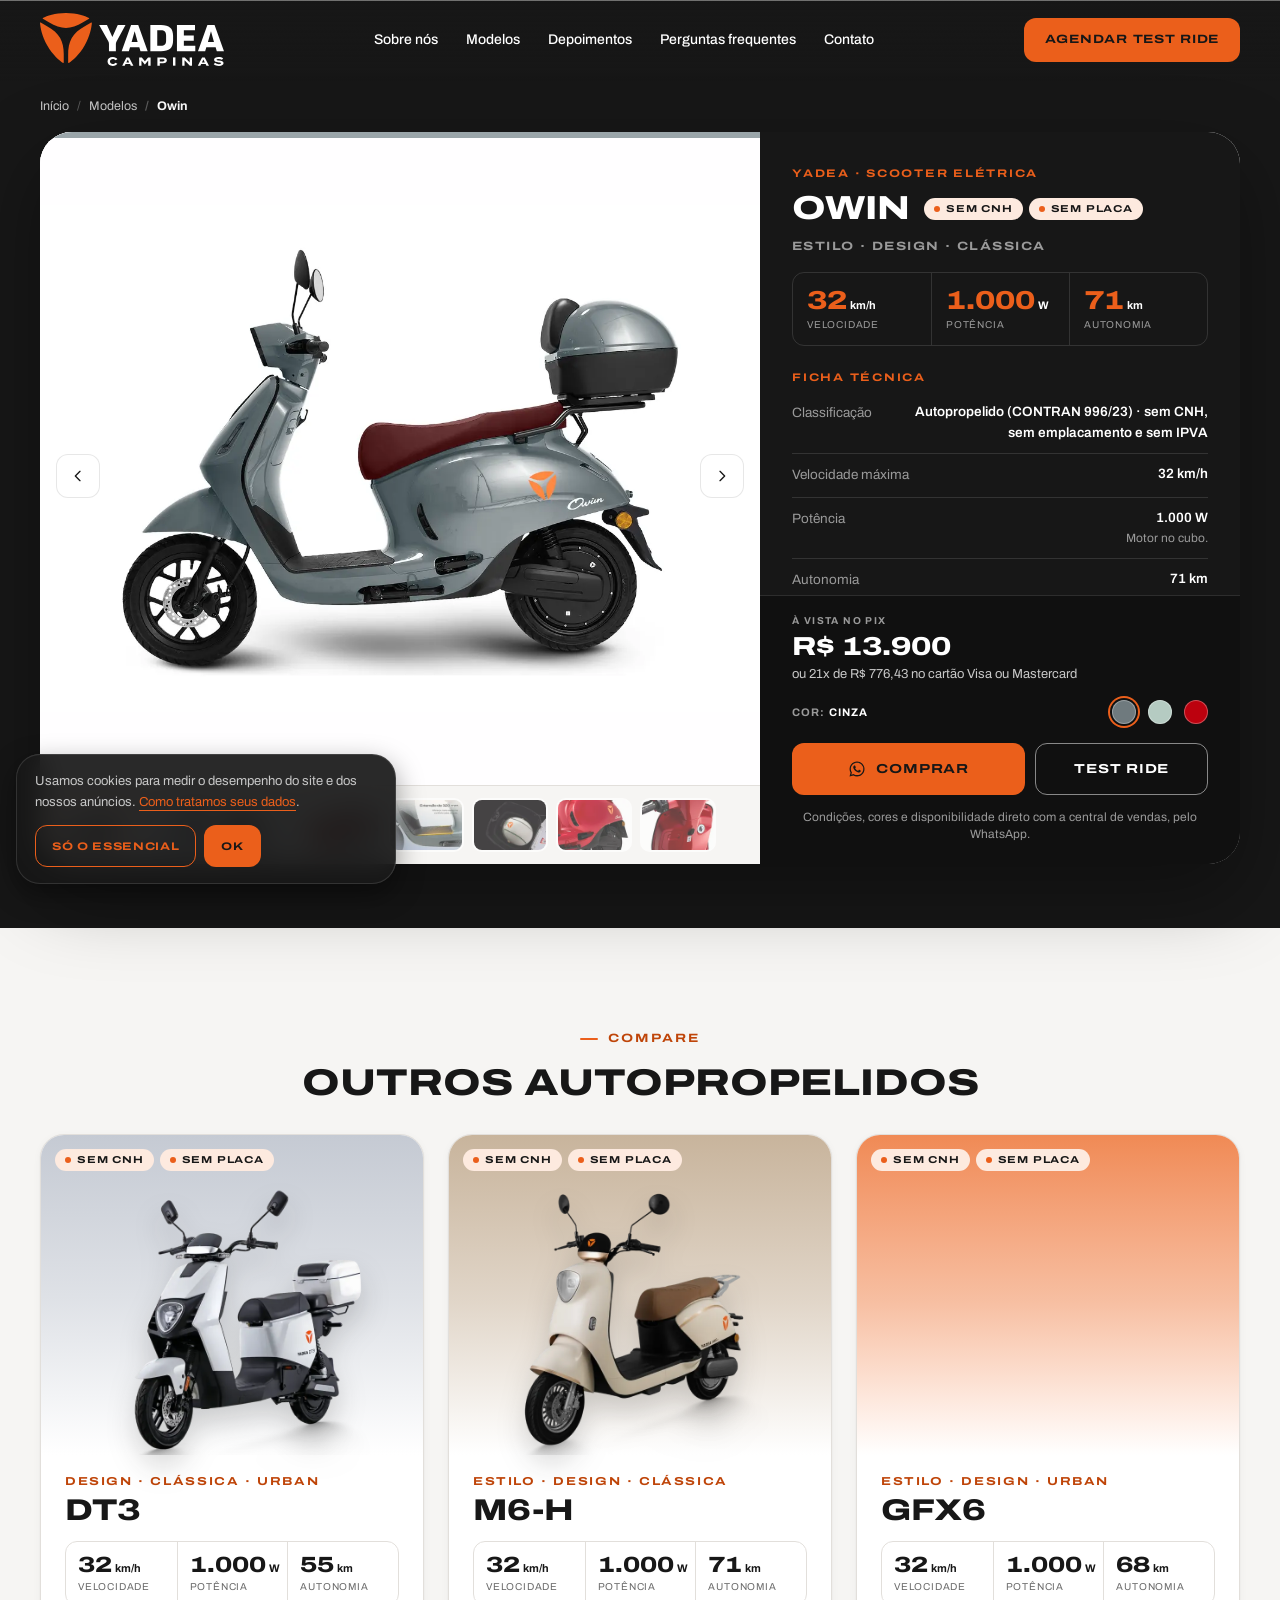
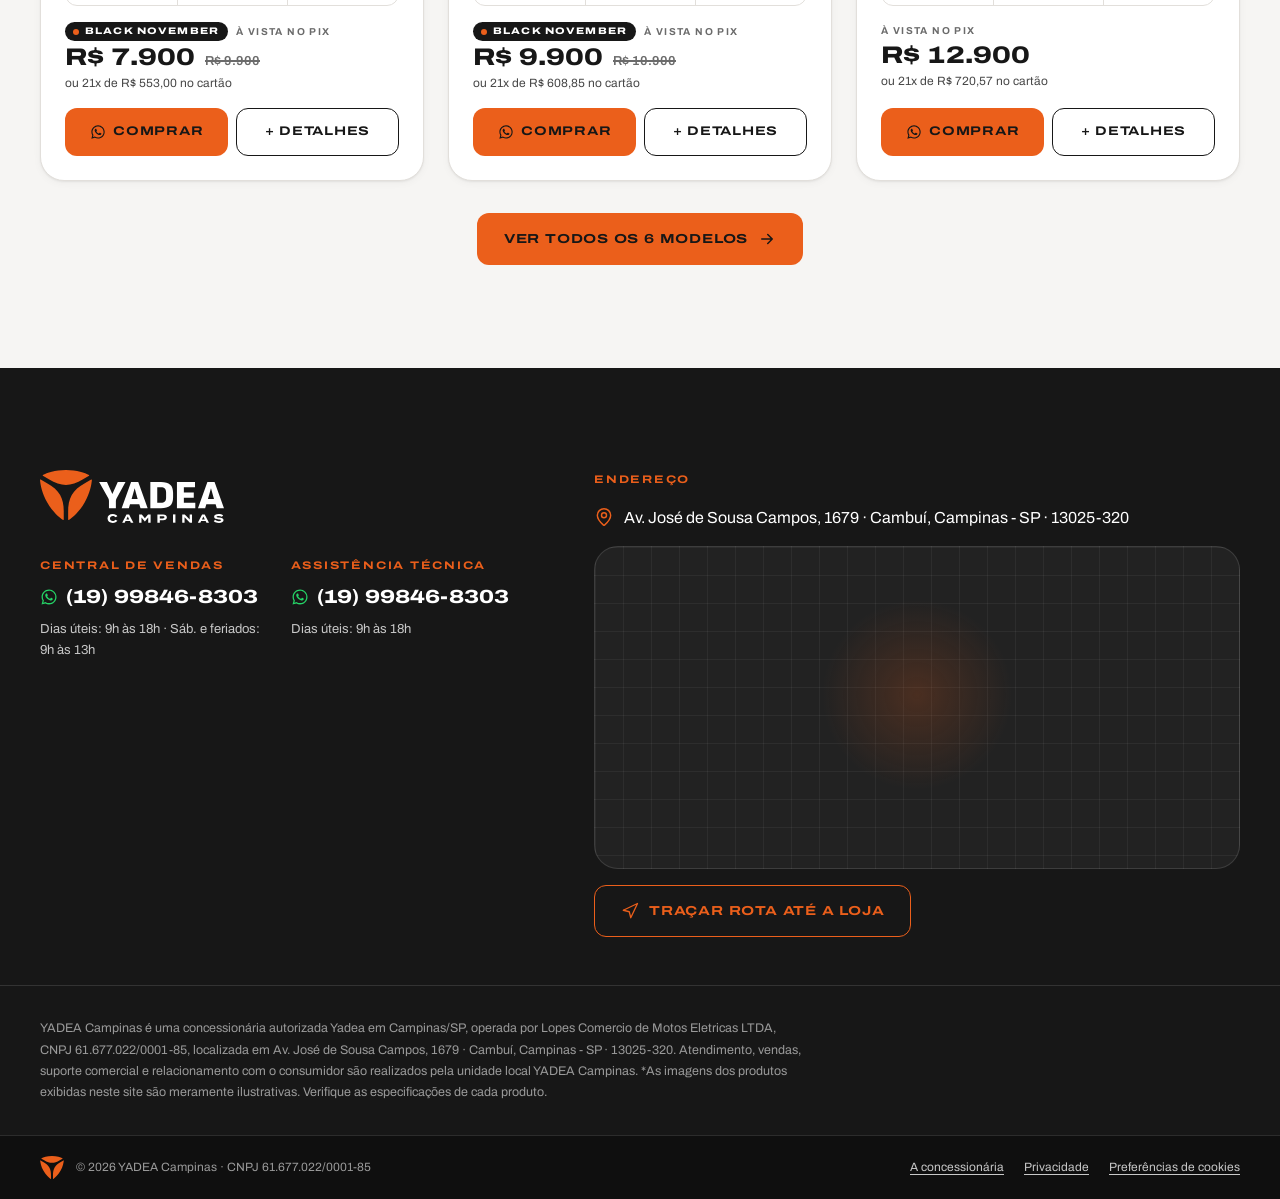
<file: modelos-de-motos/owin/index.html>
<!DOCTYPE html>
<html lang="pt-BR" data-ga4="" data-meta-pixel="" data-sem-servidor="1">
<head>
<meta charset="utf-8">
<base href="../../">
<meta name="viewport" content="width=device-width, initial-scale=1, viewport-fit=cover">
<title>YADEA Owin · Scooter elétrica em Campinas | YADEA Campinas</title>
<meta name="description" content="YADEA Owin, scooter elétrica sem CNH e sem placa: 32 km/h, 1000 W e 71 km de autonomia. Black November: R$ 9.900 à vista no PIX ou 21x de R$ 776,43 no cartão.">
<meta name="robots" content="noindex, nofollow">
<meta name="theme-color" content="#171717">
<link rel="canonical" href="https://yadeacampinas.com/modelos-de-motos/owin/">

<meta property="og:type" content="product">
<meta property="og:url" content="https://yadeacampinas.com/modelos-de-motos/owin/">
<meta property="og:locale" content="pt_BR">
<meta property="og:site_name" content="YADEA Campinas">
<meta property="og:title" content="YADEA Owin · YADEA Campinas">
<meta property="og:description" content="YADEA Owin, scooter elétrica sem CNH e sem placa: 32 km/h, 1000 W e 71 km de autonomia. Black November: R$ 9.900 à vista no PIX ou 21x de R$ 776,43 no cartão.">
<meta property="og:image" content="https://yadeacampinas.com/assets/img/social/modelo-owin.jpg">
<meta property="og:image:type" content="image/jpeg">
<meta property="og:image:width" content="1200">
<meta property="og:image:height" content="630">
<meta property="og:image:alt" content="Scooter elétrica YADEA Owin cinza com banco vinho">
<meta name="twitter:card" content="summary_large_image">

<link rel="icon" href="favicon.ico" sizes="48x48">
<link rel="icon" href="assets/img/brand/icone-app-laranja.svg" type="image/svg+xml">
<link rel="apple-touch-icon" href="assets/img/brand/apple-touch-icon.png">


<link rel="preload" href="assets/fonts/archivo-latin-var.woff2" as="font" type="font/woff2" crossorigin>
<link rel="preload" as="image" href="assets/img/models/owin-01.webp" fetchpriority="high">
<link rel="stylesheet" href="assets/css/yadea.css?v=1.0.11">


<script>
  (function (h) {
    h.classList.add('js');
    setTimeout(function () { if (!h.classList.contains('motion-ok')) h.classList.add('sem-anima'); }, 3500);
  })(document.documentElement);
</script>

<script src="assets/js/consent.js?v=1.0.11"></script>

<script>
  (function () {
    var id = document.documentElement.dataset.ga4;
    if (!id) return;
    var s = document.createElement('script');
    s.async = true;
    s.src = 'https://www.googletagmanager.com/gtag/js?id=' + id;
    document.head.appendChild(s);
    gtag('js', new Date());
    gtag('config', id, { send_page_view: false });
  })();
</script>

<script type="application/ld+json">{"@context":"https://schema.org","@type":"Product","@id":"https://yadeacampinas.com/modelos-de-motos/owin/#produto","name":"YADEA Owin","description":"YADEA Owin, scooter elétrica sem CNH e sem placa: 32 km/h, 1000 W e 71 km de autonomia. Black November: R$ 9.900 à vista no PIX ou 21x de R$ 776,43 no cartão.","image":["https://yadeacampinas.com/assets/img/models/owin-card.webp","https://yadeacampinas.com/assets/img/models/owin-01.webp","https://yadeacampinas.com/assets/img/models/owin-08.webp","https://yadeacampinas.com/assets/img/models/owin-09.webp","https://yadeacampinas.com/assets/img/models/owin-10.webp","https://yadeacampinas.com/assets/img/models/owin-11.webp"],"brand":{"@type":"Brand","name":"YADEA"},"category":"Scooter elétrica","url":"https://yadeacampinas.com/modelos-de-motos/owin/","offers":{"@type":"Offer","url":"https://yadeacampinas.com/modelos-de-motos/owin/","price":"9900.00","priceCurrency":"BRL","priceValidUntil":"2026-11-30","availability":"https://schema.org/InStock","seller":{"@type":"MotorcycleDealer","@id":"https://yadeacampinas.com/#loja","name":"YADEA Campinas"}}}</script>
<script type="application/ld+json">{"@context":"https://schema.org","@type":"BreadcrumbList","itemListElement":[{"@type":"ListItem","position":1,"name":"Início","item":"https://yadeacampinas.com/"},{"@type":"ListItem","position":2,"name":"Modelos","item":"https://yadeacampinas.com/#modelos"},{"@type":"ListItem","position":3,"name":"YADEA Owin","item":"https://yadeacampinas.com/modelos-de-motos/owin/"}]}</script>
</head>
<body class="pagina-modelo">
<a class="u-skip" href="modelos-de-motos/owin/#conteudo">Pular para o conteúdo</a>

<svg width="0" height="0" aria-hidden="true" focusable="false" style="position:absolute">
  <symbol id="i-whats" viewBox="0 0 24 24" fill="currentColor">
    <path d="M12.04 2c-5.5 0-9.97 4.47-9.97 9.97 0 1.76.46 3.48 1.34 5L2 22l5.16-1.35a9.93 9.93 0 0 0 4.88 1.25h.01c5.5 0 9.97-4.47 9.97-9.97 0-2.66-1.04-5.17-2.92-7.05A9.9 9.9 0 0 0 12.04 2Zm0 18.15h-.01a8.27 8.27 0 0 1-4.21-1.15l-.3-.18-3.13.82.84-3.05-.2-.31a8.24 8.24 0 0 1-1.26-4.41c0-4.57 3.72-8.29 8.29-8.29 2.21 0 4.29.86 5.86 2.43a8.24 8.24 0 0 1 2.43 5.87c0 4.57-3.72 8.27-8.31 8.27Zm4.55-6.2c-.25-.13-1.47-.73-1.7-.81-.23-.08-.4-.13-.56.13-.17.25-.64.81-.79.98-.14.17-.29.19-.54.06-.25-.12-1.05-.39-2-1.23-.74-.66-1.24-1.47-1.38-1.72-.15-.25-.02-.39.11-.51.11-.11.25-.29.37-.44.13-.14.17-.25.25-.41.09-.17.04-.31-.02-.44-.06-.12-.56-1.35-.77-1.85-.2-.48-.41-.42-.56-.43h-.48c-.17 0-.44.06-.66.31-.23.25-.87.85-.87 2.08s.89 2.41 1.02 2.58c.12.17 1.75 2.67 4.24 3.75.59.25 1.05.4 1.41.52.59.19 1.13.16 1.56.1.47-.07 1.47-.6 1.68-1.18.2-.58.2-1.07.15-1.18-.06-.1-.23-.17-.48-.29Z"/>
  </symbol>
  <symbol id="i-seta" viewBox="0 0 24 24" fill="none" stroke="currentColor" stroke-width="2" stroke-linecap="round" stroke-linejoin="round"><path d="m9 5 7 7-7 7"/></symbol>
  <symbol id="i-flecha" viewBox="0 0 24 24" fill="none" stroke="currentColor" stroke-width="2" stroke-linecap="round" stroke-linejoin="round"><path d="M5 12h14M13 6l6 6-6 6"/></symbol>
  <symbol id="i-x" viewBox="0 0 24 24" fill="none" stroke="currentColor" stroke-width="2" stroke-linecap="round" stroke-linejoin="round"><path d="M18 6 6 18M6 6l12 12"/></symbol>
  <symbol id="i-pino" viewBox="0 0 24 24" fill="none" stroke="currentColor" stroke-width="1.75" stroke-linecap="round" stroke-linejoin="round"><path d="M20 10c0 4.99-5.54 10.19-7.4 11.8a1 1 0 0 1-1.2 0C9.54 20.19 4 14.99 4 10a8 8 0 0 1 16 0"/><circle cx="12" cy="10" r="3"/></symbol>
  <symbol id="i-rota" viewBox="0 0 24 24" fill="none" stroke="currentColor" stroke-width="1.75" stroke-linecap="round" stroke-linejoin="round"><path d="M3 11 22 2l-9 19-2-8-8-2z"/></symbol>
  <symbol id="i-relogio" viewBox="0 0 24 24" fill="none" stroke="currentColor" stroke-width="1.75" stroke-linecap="round" stroke-linejoin="round"><circle cx="12" cy="12" r="9"/><path d="M12 7v5l3 2"/></symbol>
  <symbol id="i-chave" viewBox="0 0 24 24" fill="none" stroke="currentColor" stroke-width="1.75" stroke-linecap="round" stroke-linejoin="round"><path d="M14.7 6.3a1 1 0 0 0 0 1.4l1.6 1.6a1 1 0 0 0 1.4 0l3.77-3.77a6 6 0 0 1-7.94 7.94l-6.91 6.91a2.12 2.12 0 0 1-3-3l6.91-6.91a6 6 0 0 1 7.94-7.94l-3.76 3.76z"/></symbol>
  <symbol id="i-check" viewBox="0 0 24 24" fill="none" stroke="currentColor" stroke-width="2.4" stroke-linecap="round" stroke-linejoin="round"><path d="M20 6 9 17l-5-5"/></symbol>
  <symbol id="i-alerta" viewBox="0 0 24 24" fill="none" stroke="currentColor" stroke-width="2.4" stroke-linecap="round" stroke-linejoin="round"><path d="M12 7v6M12 17h.01"/></symbol>
  <symbol id="i-escudo" viewBox="0 0 24 24" fill="none" stroke="currentColor" stroke-width="1.75" stroke-linecap="round" stroke-linejoin="round"><path d="M20 13c0 5-3.5 7.5-7.66 8.95a1 1 0 0 1-.67-.01C7.5 20.5 4 18 4 13V6a1 1 0 0 1 1-1c2 0 4.5-1.2 6.24-2.72a1.17 1.17 0 0 1 1.52 0C14.51 3.81 17 5 19 5a1 1 0 0 1 1 1z"/><path d="m9 12 2 2 4-4"/></symbol>
  <symbol id="i-instagram" viewBox="0 0 24 24" fill="none" stroke="currentColor" stroke-width="1.75" stroke-linecap="round" stroke-linejoin="round"><rect x="2.5" y="2.5" width="19" height="19" rx="5"/><path d="M16 11.37A4 4 0 1 1 12.63 8 4 4 0 0 1 16 11.37Z"/><path d="M17.5 6.5h.01"/></symbol>
</svg>

<header class="header" id="header">
  <div class="u-container header__barra">
    <a class="header__logo" href="#topo" aria-label="YADEA Campinas, ir para o início">
      <img src="assets/img/brand/logo-campinas-negativo.svg" alt="YADEA Campinas" width="184" height="54">
    </a>

    <nav class="header__nav" aria-label="Navegação principal">
      <a class="header__link" href="#sobre">Sobre nós</a>
      <a class="header__link" href="#modelos">Modelos</a>
      <a class="header__link" href="#depoimentos">Depoimentos</a>
      <a class="header__link" href="#perguntas">Perguntas frequentes</a>
      <a class="header__link" href="#contato">Contato</a>
    </nav>

    <div class="header__acoes">
      <a class="btn btn--primario btn--desktop" data-whats="testRideGeral" data-origem="header_testride" href="https://api.whatsapp.com/send?phone=5519998468303&amp;text=Ol%C3%A1!%20Vim%20pelo%20site%20e%20gostaria%20de%20agendar%20um%20test%20ride%20na%20YADEA%20Campinas." target="_blank" rel="noopener">Agendar test ride</a>
      <button class="header__toggle" type="button" id="menu-toggle" aria-expanded="false" aria-controls="menu">
        <span class="header__toggle-icone" aria-hidden="true"><span></span><span></span><span></span></span>
        <span class="header__toggle-rotulo" aria-hidden="true"><span>Menu</span><span>Fechar</span></span>
        <span class="u-visually-hidden">Abrir menu de navegação</span>
      </button>
    </div>
  </div>
</header>

<div class="menu" id="menu" aria-hidden="true">
  <div class="menu__cortina menu__cortina--1" aria-hidden="true"></div>
  <div class="menu__cortina menu__cortina--2" aria-hidden="true"></div>
  <nav class="menu__painel" aria-label="Navegação mobile" data-lenis-prevent>
    <ul class="menu__lista">
      <li class="menu__item-wrap"><a class="menu__item" href="#sobre"><span class="menu__numero">01</span>Sobre nós</a></li>
      <li class="menu__item-wrap"><a class="menu__item" href="#modelos"><span class="menu__numero">02</span>Modelos</a></li>
      <li class="menu__item-wrap"><a class="menu__item" href="#depoimentos"><span class="menu__numero">03</span>Depoimentos</a></li>
      <li class="menu__item-wrap"><a class="menu__item" href="#perguntas"><span class="menu__numero">04</span>Perguntas</a></li>
      <li class="menu__item-wrap"><a class="menu__item" href="#contato"><span class="menu__numero">05</span>Contato</a></li>
    </ul>
    <div class="menu__rodape">
      <div class="menu__contato">
        <strong data-config="whatsapp.numero">(19) 99846-8303</strong>
        <span data-horarios="vendas"></span>
      </div>
      <a class="btn btn--primario" data-whats="testRideGeral" data-origem="menu_testride" href="https://api.whatsapp.com/send?phone=5519998468303&amp;text=Ol%C3%A1!%20Vim%20pelo%20site%20e%20gostaria%20de%20agendar%20um%20test%20ride%20na%20YADEA%20Campinas." target="_blank" rel="noopener">Agendar test ride</a>
    </div>
  </nav>
</div>

<main id="conteudo">
  <section class="produto" aria-label="YADEA Owin">
    <div class="u-container">
      <nav class="trilha" aria-label="Você está em">
        <ol>
          <li><a href="./">Início</a></li>
          <li><a href="./#modelos">Modelos</a></li>
          <li aria-current="page">Owin</li>
        </ol>
      </nav>
<div class="modal modal--pagina" id="modal" data-modelo="owin">
  <div class="modal__caixa">

    <div class="modal__galeria tem-miniaturas">
      <div class="modal__slider" id="modal-slider" tabindex="0" data-lenis-prevent
           role="group" aria-roledescription="carrossel" aria-label="Fotos do modelo">
        <div class="modal__slide" role="group" aria-roledescription="slide"
             aria-label="1 de 8" style="--fundo:#FFFEFF">
          <img src="assets/img/models/owin-01.webp" alt="Scooter elétrica YADEA Owin cinza de perfil, com baú traseiro" draggable="false" decoding="async"
               width="1200" height="846">
        </div>
        <div class="modal__slide is-ambiente" role="group" aria-roledescription="slide"
             aria-label="2 de 8" style="--fundo:#B1ACAF">
          <img src="assets/img/models/owin-08.webp" alt="Farol redondo da Owin: uma obra-prima de elegância e charme clássicos" draggable="false" decoding="async"
               width="1146" height="808" loading="lazy">
        </div>
        <div class="modal__slide is-ambiente" role="group" aria-roledescription="slide"
             aria-label="3 de 8" style="--fundo:#A1A5A9">
          <img src="assets/img/models/owin-09.webp" alt="Bateria LFP removível de 60 V 30 Ah da Owin" draggable="false" decoding="async"
               width="1146" height="808" loading="lazy">
        </div>
        <div class="modal__slide is-ambiente" role="group" aria-roledescription="slide"
             aria-label="4 de 8" style="--fundo:#C7C2C4">
          <img src="assets/img/models/owin-10.webp" alt="Assento de 640 mm da Owin" draggable="false" decoding="async"
               width="1146" height="808" loading="lazy">
        </div>
        <div class="modal__slide is-ambiente" role="group" aria-roledescription="slide"
             aria-label="5 de 8" style="--fundo:#A0AAAE">
          <img src="assets/img/models/owin-11.webp" alt="Assoalho da Owin com extensão de 320 mm para os pés" draggable="false" decoding="async"
               width="1146" height="808" loading="lazy">
        </div>
        <div class="modal__slide is-ambiente" role="group" aria-roledescription="slide"
             aria-label="6 de 8" style="--fundo:#413E45">
          <img src="assets/img/models/owin-12.webp" alt="Baú sob o banco da Owin, com um capacete dentro" draggable="false" decoding="async"
               width="1200" height="800" loading="lazy">
        </div>
        <div class="modal__slide is-ambiente" role="group" aria-roledescription="slide"
             aria-label="7 de 8" style="--fundo:#C29DA4">
          <img src="assets/img/models/owin-13.webp" alt="Traseira da Owin: motor no cubo da roda e cavalete central" draggable="false" decoding="async"
               width="800" height="1200" loading="lazy">
        </div>
        <div class="modal__slide is-ambiente" role="group" aria-roledescription="slide"
             aria-label="8 de 8" style="--fundo:#E4CED6">
          <img src="assets/img/models/owin-14.webp" alt="Parte interna do escudo frontal da Owin, com a ignição" draggable="false" decoding="async"
               width="800" height="1200" loading="lazy">
        </div></div>
      <button class="modal__seta-slide modal__seta-slide--anterior" type="button" data-slide-passo="-1" aria-label="Foto anterior"><svg aria-hidden="true" style="transform:scaleX(-1)"><use href="#i-seta"></use></svg></button>
      <button class="modal__seta-slide modal__seta-slide--proxima" type="button" data-slide-passo="1" aria-label="Próxima foto"><svg aria-hidden="true"><use href="#i-seta"></use></svg></button>
      <div class="modal__miniaturas" id="modal-miniaturas" role="group" aria-label="Escolher foto">
        <button class="modal__mini" type="button" data-foto="0" aria-current="true"
                aria-label="Ver foto 1 de 8">
          <img src="assets/img/models/owin-01-mini.webp" alt="" loading="lazy" decoding="async" width="180" height="127">
        </button>
      
        <button class="modal__mini" type="button" data-foto="1" aria-current="false"
                aria-label="Ver foto 2 de 8">
          <img src="assets/img/models/owin-08-mini.webp" alt="" loading="lazy" decoding="async" width="180" height="127">
        </button>
      
        <button class="modal__mini" type="button" data-foto="2" aria-current="false"
                aria-label="Ver foto 3 de 8">
          <img src="assets/img/models/owin-09-mini.webp" alt="" loading="lazy" decoding="async" width="180" height="127">
        </button>
      
        <button class="modal__mini" type="button" data-foto="3" aria-current="false"
                aria-label="Ver foto 4 de 8">
          <img src="assets/img/models/owin-10-mini.webp" alt="" loading="lazy" decoding="async" width="180" height="127">
        </button>
      
        <button class="modal__mini" type="button" data-foto="4" aria-current="false"
                aria-label="Ver foto 5 de 8">
          <img src="assets/img/models/owin-11-mini.webp" alt="" loading="lazy" decoding="async" width="180" height="127">
        </button>
      
        <button class="modal__mini" type="button" data-foto="5" aria-current="false"
                aria-label="Ver foto 6 de 8">
          <img src="assets/img/models/owin-12-mini.webp" alt="" loading="lazy" decoding="async" width="180" height="127">
        </button>
      
        <button class="modal__mini" type="button" data-foto="6" aria-current="false"
                aria-label="Ver foto 7 de 8">
          <img src="assets/img/models/owin-13-mini.webp" alt="" loading="lazy" decoding="async" width="180" height="127">
        </button>
      
        <button class="modal__mini" type="button" data-foto="7" aria-current="false"
                aria-label="Ver foto 8 de 8">
          <img src="assets/img/models/owin-14-mini.webp" alt="" loading="lazy" decoding="async" width="180" height="127">
        </button>
      </div>
    </div>

    <div class="modal__painel">
      <div class="modal__topo">
        <p class="modal__eyebrow" id="modal-eyebrow">YADEA · Scooter elétrica</p>
        <div class="modal__nome">
          <h1 class="modal__titulo" id="modal-titulo">Owin</h1>
          <div id="modal-selo"><ul class="selos selos--modal" aria-label="Classificação legal">
      <li class="selo selo--livre">Sem CNH</li>
      <li class="selo selo--livre">Sem placa</li></ul></div>
        </div>
        <p class="modal__tags-texto" id="modal-tags">Estilo · Design · Clássica</p>
      </div>

      <div class="modal__corpo" id="modal-corpo" data-lenis-prevent>
        <div id="modal-numeros">
        <dl class="specs specs--modal">
          
            <div class="spec">
              <dt>Velocidade</dt>
              <dd><b>32</b><span>km/h</span></dd>
            </div>
            <div class="spec">
              <dt>Potência</dt>
              <dd><b>1.000</b><span>W</span></dd>
            </div>
            <div class="spec">
              <dt>Autonomia</dt>
              <dd><b>71</b><span>km</span></dd>
            </div>
        </dl></div>
        <div>
          <p class="modal__secao-rotulo">Ficha técnica</p>
          <dl class="modal__ficha" id="modal-ficha"><div><dt>Classificação</dt><dd>Autopropelido (CONTRAN 996/23) · sem CNH, sem emplacamento e sem IPVA</dd></div><div><dt>Velocidade máxima</dt><dd>32 km/h</dd></div><div><dt>Potência</dt><dd>1.000 W<small class="ficha__nota">Motor no cubo.</small></dd></div><div><dt>Autonomia</dt><dd>71 km</dd></div><div><dt>Bateria</dt><dd>LiFePO4 (Fosfato de ferro-lítio) removível, 60 V 30 Ah</dd></div><div><dt>Tempo de recarga</dt><dd>5 horas</dd></div><div><dt>Carregador</dt><dd>Bivolt automático, 110 V e 220 V</dd></div><div><dt>Freios</dt><dd>Disco na frente, tambor atrás</dd></div><div><dt>Suspensão</dt><dd>Hidráulica, dianteira e traseira</dd></div><div><dt>Rodas e pneus</dt><dd>Aro 12, pneus 90/80-12</dd></div><div><dt>Assento</dt><dd>640 mm de comprimento, a 780 mm do chão</dd></div><div><dt>Bagageiro</dt><dd>Baú de 30 litros sob o banco, para até 5 kg, e baú traseiro incluso</dd></div><div><dt>Dimensões (C × L × A)</dt><dd>1770 × 665 × 1135 mm · 1290 mm entre eixos</dd></div><div><dt>Torque máximo</dt><dd>117 N·m</dd></div><div><dt>Subida</dt><dd>Até 14°</dd></div><div><dt>Conectividade</dt><dd>App YADEA</dd></div><div><dt>Garantia</dt><dd>2 anos na bateria, 2 anos no motor e 1 ano nos componentes elétricos</dd></div></dl>
        </div>
        <div class="modal__equipamentos" id="modal-equipamentos">
          <p class="modal__secao-rotulo">Destaques</p>
          <ul id="modal-equipamentos-lista"><li>Bateria removível: carrega em casa ou no trabalho</li><li>Controle de cruzeiro, ré com um toque e modos ECO e SPORT</li><li>Farol de 28.000 cd, com 70 m de alcance</li><li>Assoalho com 320 mm de extensão para os pés</li><li>Baú de 30 litros sob o banco</li><li>Baú traseiro incluso</li></ul>
        </div>
        <p class="modal__legal">Imagens meramente ilustrativas. Dados do fabricante (yadea.com.br), que podem variar por versão; a equipe confirma ficha, cor e disponibilidade pelo WhatsApp.</p>
      </div>

      <div class="modal__base">
        <div class="modal__linha">
          <div id="modal-preco">
        <p class="preco preco--modal">
          <span class="preco__topo"><span class="preco__selo">Black November</span><span class="preco__rotulo">À vista no PIX</span></span>
          <span class="preco__linha"><span class="preco__valor"><span class="u-visually-hidden">por </span>R$ 9.900</span> <s class="preco__de"><span class="u-visually-hidden">antes </span>R$ 13.900</s></span>
          <span class="preco__parcelas">ou 21x de R$ 776,43 no cartão Visa ou Mastercard</span>
        </p></div>
          <div class="modal__cores" id="modal-cores">
            <p class="modal__cores-rotulo">Cor: <strong id="modal-cor-nome">Cinza</strong></p>
            <div class="modal__swatches" id="modal-swatches">
        <button class="modal__swatch" type="button" data-cor="0"
                aria-pressed="true" aria-label="Cor Cinza"
                title="Cinza">
          <i style="background:#6F7A7E" aria-hidden="true"></i>
        </button>
      
        <button class="modal__swatch" type="button" data-cor="1"
                aria-pressed="false" aria-label="Cor Verde"
                title="Verde">
          <i style="background:#B5CBC2" aria-hidden="true"></i>
        </button>
      
        <button class="modal__swatch" type="button" data-cor="2"
                aria-pressed="false" aria-label="Cor Vermelha"
                title="Vermelha">
          <i style="background:#BC010E" aria-hidden="true"></i>
        </button>
      </div>
          </div>
        </div>
        <div class="modal__acoes">
          <a class="btn btn--primario" id="modal-cta" href="https://api.whatsapp.com/send?phone=5519998468303&text=Ol%C3%A1!%20Vim%20pelo%20site%20e%20gostaria%20de%20saber%20mais%20sobre%20o%20modelo%20Owin%20na%20cor%20Cinza." target="_blank" rel="noopener"><svg aria-hidden="true"><use href="#i-whats"></use></svg>Comprar</a>
          <a class="btn btn--contorno" id="modal-testride" href="https://api.whatsapp.com/send?phone=5519998468303&text=Ol%C3%A1!%20Vim%20pelo%20site%20e%20gostaria%20de%20agendar%20um%20test%20ride%20do%20modelo%20Owin%20na%20cor%20Cinza." target="_blank" rel="noopener">Test ride</a>
        </div>
        <p class="modal__microcopy">Condições, cores e disponibilidade direto com a central de vendas, pelo WhatsApp.</p>
      </div>
    </div>
  </div>
</div>
    </div>
  </section>

  <section class="u-secao s-clara comparar" aria-labelledby="comparar-titulo">
    <div class="u-container">
      <div class="cabecalho cabecalho--centro comparar__topo">
        <p class="eyebrow" data-anima>Compare</p>
        <h2 class="t-h2" id="comparar-titulo" data-anima>Outros autopropelidos</h2>
      </div>
      <ul class="vitrine__grade" id="comparar-grade" aria-label="Outros modelos">
        <li data-anima>
          <article class="card" data-id="dt3">
            <div class="card__midia" style="--palco:#C5CAD3">
              <button class="card__foto" type="button" data-detalhes="dt3"
                      aria-label="Ver detalhes da DT3">
                <img src="assets/img/models/dt3-card.webp" alt="Scooter elétrica YADEA DT3 branca com baú traseiro" loading="lazy" decoding="async" width="736" height="616">
              </button>
              <ul class="selos card__selos" aria-label="Classificação legal">
      <li class="selo selo--livre">Sem CNH</li>
      <li class="selo selo--livre">Sem placa</li></ul>
            </div>
            <div class="card__corpo">
              <div class="card__cabeca">
                <p class="card__tags">Design · Clássica · Urban</p>
                <h3 class="card__nome">DT3</h3>
              </div>
              
        <dl class="specs ">
          
            <div class="spec">
              <dt>Velocidade</dt>
              <dd><b>32</b><span>km/h</span></dd>
            </div>
            <div class="spec">
              <dt>Potência</dt>
              <dd><b>1.000</b><span>W</span></dd>
            </div>
            <div class="spec">
              <dt>Autonomia</dt>
              <dd><b>55</b><span>km</span></dd>
            </div>
        </dl>
              
        <p class="preco card__preco">
          <span class="preco__topo"><span class="preco__selo">Black November</span><span class="preco__rotulo">À vista no PIX</span></span>
          <span class="preco__linha"><span class="preco__valor"><span class="u-visually-hidden">por </span>R$ 7.900</span> <s class="preco__de"><span class="u-visually-hidden">antes </span>R$ 9.900</s></span>
          <span class="preco__parcelas">ou 21x de R$ 553,00 no cartão</span>
        </p>
              <div class="card__acoes">
                <a class="btn btn--primario btn--card" href="https://api.whatsapp.com/send?phone=5519998468303&text=Ol%C3%A1!%20Vim%20pelo%20site%20e%20gostaria%20de%20saber%20mais%20sobre%20o%20modelo%20DT3." target="_blank" rel="noopener"><svg aria-hidden="true"><use href="#i-whats"></use></svg><span>Comprar<span class="u-visually-hidden"> a DT3 pelo WhatsApp</span></span></a>
                <a class="btn btn--contorno btn--card" href="modelos-de-motos/dt3/" data-detalhes="dt3"><span>+ Detalhes<span class="u-visually-hidden"> da DT3</span></span></a>
              </div>
            </div>
          </article>
        </li>
        <li data-anima>
          <article class="card" data-id="m6-h">
            <div class="card__midia" style="--palco:#C8B49C">
              <button class="card__foto" type="button" data-detalhes="m6-h"
                      aria-label="Ver detalhes da M6-H">
                <img src="assets/img/models/m6-h-card.webp" alt="Scooter elétrica YADEA M6-H creme com banco marrom" loading="lazy" decoding="async" width="736" height="616">
              </button>
              <ul class="selos card__selos" aria-label="Classificação legal">
      <li class="selo selo--livre">Sem CNH</li>
      <li class="selo selo--livre">Sem placa</li></ul>
            </div>
            <div class="card__corpo">
              <div class="card__cabeca">
                <p class="card__tags">Estilo · Design · Clássica</p>
                <h3 class="card__nome">M6-H</h3>
              </div>
              
        <dl class="specs ">
          
            <div class="spec">
              <dt>Velocidade</dt>
              <dd><b>32</b><span>km/h</span></dd>
            </div>
            <div class="spec">
              <dt>Potência</dt>
              <dd><b>1.000</b><span>W</span></dd>
            </div>
            <div class="spec">
              <dt>Autonomia</dt>
              <dd><b>71</b><span>km</span></dd>
            </div>
        </dl>
              
        <p class="preco card__preco">
          <span class="preco__topo"><span class="preco__selo">Black November</span><span class="preco__rotulo">À vista no PIX</span></span>
          <span class="preco__linha"><span class="preco__valor"><span class="u-visually-hidden">por </span>R$ 9.900</span> <s class="preco__de"><span class="u-visually-hidden">antes </span>R$ 10.900</s></span>
          <span class="preco__parcelas">ou 21x de R$ 608,85 no cartão</span>
        </p>
              <div class="card__acoes">
                <a class="btn btn--primario btn--card" href="https://api.whatsapp.com/send?phone=5519998468303&text=Ol%C3%A1!%20Vim%20pelo%20site%20e%20gostaria%20de%20saber%20mais%20sobre%20o%20modelo%20M6-H." target="_blank" rel="noopener"><svg aria-hidden="true"><use href="#i-whats"></use></svg><span>Comprar<span class="u-visually-hidden"> a M6-H pelo WhatsApp</span></span></a>
                <a class="btn btn--contorno btn--card" href="modelos-de-motos/m6-h/" data-detalhes="m6-h"><span>+ Detalhes<span class="u-visually-hidden"> da M6-H</span></span></a>
              </div>
            </div>
          </article>
        </li>
        <li data-anima>
          <article class="card" data-id="gfx6">
            <div class="card__midia" style="--palco:#F08A55">
              <button class="card__foto" type="button" data-detalhes="gfx6"
                      aria-label="Ver detalhes da GFX6">
                <img src="assets/img/models/gfx6-card.webp" alt="Scooter elétrica YADEA GFX6 laranja e branca" loading="lazy" decoding="async" width="736" height="616">
              </button>
              <ul class="selos card__selos" aria-label="Classificação legal">
      <li class="selo selo--livre">Sem CNH</li>
      <li class="selo selo--livre">Sem placa</li></ul>
            </div>
            <div class="card__corpo">
              <div class="card__cabeca">
                <p class="card__tags">Estilo · Design · Urban</p>
                <h3 class="card__nome">GFX6</h3>
              </div>
              
        <dl class="specs ">
          
            <div class="spec">
              <dt>Velocidade</dt>
              <dd><b>32</b><span>km/h</span></dd>
            </div>
            <div class="spec">
              <dt>Potência</dt>
              <dd><b>1.000</b><span>W</span></dd>
            </div>
            <div class="spec">
              <dt>Autonomia</dt>
              <dd><b>68</b><span>km</span></dd>
            </div>
        </dl>
              
        <p class="preco card__preco">
          <span class="preco__topo"><span class="preco__rotulo">À vista no PIX</span></span>
          <span class="preco__linha"><span class="preco__valor">R$ 12.900</span></span>
          <span class="preco__parcelas">ou 21x de R$ 720,57 no cartão</span>
        </p>
              <div class="card__acoes">
                <a class="btn btn--primario btn--card" href="https://api.whatsapp.com/send?phone=5519998468303&text=Ol%C3%A1!%20Vim%20pelo%20site%20e%20gostaria%20de%20saber%20mais%20sobre%20o%20modelo%20GFX6." target="_blank" rel="noopener"><svg aria-hidden="true"><use href="#i-whats"></use></svg><span>Comprar<span class="u-visually-hidden"> a GFX6 pelo WhatsApp</span></span></a>
                <a class="btn btn--contorno btn--card" href="modelos-de-motos/gfx6/" data-detalhes="gfx6"><span>+ Detalhes<span class="u-visually-hidden"> da GFX6</span></span></a>
              </div>
            </div>
          </article>
        </li>
      </ul>
      <div class="comparar__mais">
        <a class="btn btn--primario" href="./#modelos">Ver todos os 6 modelos <svg class="seta" aria-hidden="true"><use href="#i-flecha"></use></svg></a>
      </div>
    </div>
  </section>
</main>

<footer class="rodape s-escura" id="contato" aria-labelledby="rodape-titulo">
  <h2 class="u-visually-hidden" id="rodape-titulo">Contato e informações da loja</h2>
  <div class="u-container rodape__grade">
    <div class="rodape__contato">
      <img class="rodape__logo" src="assets/img/brand/logo-campinas-negativo.svg" alt="YADEA Campinas" width="184" height="54" loading="lazy">
      <div class="rodape__blocos">
        <div class="rodape__bloco">
          <p class="rodape__rotulo">Central de vendas</p>
          <a class="rodape__valor" data-whats="geral" data-origem="rodape_vendas" href="https://api.whatsapp.com/send?phone=5519998468303&amp;text=Ol%C3%A1!%20Vim%20pelo%20site%20e%20gostaria%20de%20saber%20mais%20sobre%20os%20modelos%20e%20condi%C3%A7%C3%B5es%20especiais%20da%20YADEA%20Campinas." target="_blank" rel="noopener"><svg aria-hidden="true"><use href="#i-whats"></use></svg><span data-config="whatsapp.numero">(19) 99846-8303</span></a>
          <p class="rodape__detalhe" data-horarios="vendas"></p>
        </div>
        <div class="rodape__bloco">
          <p class="rodape__rotulo">Assistência técnica</p>
          <a class="rodape__valor" data-whats="assistencia" data-origem="rodape_assistencia" href="https://api.whatsapp.com/send?phone=5519998468303&amp;text=Ol%C3%A1!%20Vim%20pelo%20site%20e%20gostaria%20de%20falar%20com%20a%20assist%C3%AAncia%20t%C3%A9cnica%20da%20YADEA%20Campinas." target="_blank" rel="noopener"><svg aria-hidden="true"><use href="#i-whats"></use></svg><span data-config="assistencia.numero">(19) 99846-8303</span></a>
          <p class="rodape__detalhe" data-horarios="assistencia"></p>
        </div>
        </div>
    </div>

    <div class="rodape__endereco">
      <p class="rodape__rotulo">Endereço</p>
      <p class="rodape__endereco-texto"><svg aria-hidden="true"><use href="#i-pino"></use></svg><span data-config="endereco.completo">Av. José de Sousa Campos, 1679 · Cambuí, Campinas - SP · 13025-320</span></p>
      <div class="mapa">
        <iframe id="mapa" title="Mapa com a localização da YADEA Campinas" loading="lazy"
                referrerpolicy="no-referrer-when-downgrade" allowfullscreen></iframe>
      </div>
      <div class="rodape__rota">
        <a class="btn btn--contorno-claro" data-rota href="https://www.google.com/maps/dir/?api=1&amp;destination=YADEA%20Campinas%2C%20Av.%20Jos%C3%A9%20de%20Sousa%20Campos%2C%201679%2C%20Cambu%C3%AD%2C%20Campinas%20-%20SP%2C%2013025-320" target="_blank" rel="noopener"><svg aria-hidden="true"><use href="#i-rota"></use></svg>Traçar rota até a loja</a>
      </div>
    </div>
  </div>

  <div class="u-container rodape__inst">
    <p class="rodape__institucional">
      <span data-config="marca.nome">YADEA Campinas</span> é uma concessionária autorizada Yadea em Campinas/SP,
      operada por <span data-config="marca.razaoSocial">Lopes Comercio de Motos Eletricas LTDA</span>,
      CNPJ <span data-config="marca.cnpj">61.677.022/0001-85</span>, localizada em
      <span data-config="endereco.completo">Av. José de Sousa Campos, 1679 · Cambuí, Campinas - SP · 13025-320</span>.
      Atendimento, vendas, suporte comercial e relacionamento com o consumidor são realizados pela
      unidade local <span data-config="marca.nome">YADEA Campinas</span>.
      *As imagens dos produtos exibidas neste site são meramente ilustrativas. Verifique as especificações de cada produto.
    </p>
  </div>

  <div class="rodape__legal">
    <div class="u-container rodape__legal-linha">
      <span class="rodape__legal-marca">
        <img src="assets/img/brand/simbolo-laranja.svg" alt="" width="24" height="23" loading="lazy">
        <span>© <span data-ano>2026</span> <span data-config="marca.nome">YADEA Campinas</span> · CNPJ <span data-config="marca.cnpj">61.677.022/0001-85</span></span>
      </span>
      <span class="rodape__legal-links">
        <a href="concessionaria-yadea-campinas/">A concessionária</a>
        <a href="privacidade.html">Privacidade</a>
        <button class="rodape__link" type="button" id="rever-cookies">Preferências de cookies</button>
        <button class="rodape__link" type="button" id="abrir-alerta" hidden>Comunicado de segurança</button>
      </span>
    </div>
  </div>
</footer>

<a class="flutuante" id="flutuante" data-whats="geral" data-origem="flutuante" href="https://api.whatsapp.com/send?phone=5519998468303&amp;text=Ol%C3%A1!%20Vim%20pelo%20site%20e%20gostaria%20de%20saber%20mais%20sobre%20os%20modelos%20e%20condi%C3%A7%C3%B5es%20especiais%20da%20YADEA%20Campinas." aria-label="Falar com a YADEA Campinas pelo WhatsApp" target="_blank" rel="noopener">
  <svg aria-hidden="true"><use href="#i-whats"></use></svg>
</a>

<aside class="aviso" id="aviso-seguranca" aria-labelledby="aviso-titulo" aria-live="polite" hidden>
  <span class="aviso__icone" aria-hidden="true"><svg><use href="#i-escudo"></use></svg></span>
  <div class="aviso__corpo">
    <p class="aviso__selo">Comunicado de segurança</p>
    <p class="aviso__titulo" id="aviso-titulo">Este é o site oficial da YADEA Campinas.</p>
    <p class="aviso__texto">A loja não se responsabiliza por negociações feitas fora dos canais oficiais<span data-aviso="exemplo"></span>.</p>
    <div class="aviso__acoes">
      <button class="aviso__botao aviso__botao--detalhes" type="button" id="aviso-detalhes">Ver detalhes</button>
      <button class="aviso__botao" type="button" data-fechar-aviso>Entendi</button>
    </div>
  </div>
  <button class="aviso__fechar" type="button" data-fechar-aviso aria-label="Fechar comunicado de segurança"><svg aria-hidden="true"><use href="#i-x"></use></svg></button>
</aside>

<div class="alerta" id="alerta-seguranca" role="dialog" aria-modal="true" aria-labelledby="alerta-titulo"
     aria-describedby="alerta-texto" aria-hidden="true" hidden>
  <div class="alerta__scrim" data-fechar-alerta></div>
  <div class="alerta__caixa" data-lenis-prevent>
    <button class="alerta__fechar" type="button" data-fechar-alerta aria-label="Fechar comunicado de segurança"><svg aria-hidden="true"><use href="#i-x"></use></svg></button>
    <p class="alerta__selo">Comunicado de segurança</p>
    <h2 class="alerta__titulo" id="alerta-titulo" tabindex="-1">Use apenas os <span class="t-laranja">canais oficiais</span> da YADEA Campinas.</h2>
    <p class="alerta__texto" id="alerta-texto">
      Para sua segurança, a YADEA Campinas não recomenda negociações por canais não oficiais.
      Antes de realizar qualquer pagamento ou confirmar uma proposta comercial, fale diretamente
      com a Central de Vendas ou visite a loja física.
    </p>
    <div class="alerta__dominios">
      <div class="alerta__dominio alerta__dominio--oficial">
        <span class="alerta__dominio-rotulo">Site oficial</span>
        <span class="alerta__dominio-valor"><svg aria-hidden="true"><use href="#i-escudo"></use></svg><strong data-alerta="oficial"></strong></span>
      </div>
      <div class="alerta__dominio alerta__dominio--falso" data-alerta="caixa-falsos">
        <span class="alerta__dominio-rotulo">Domínio não reconhecido</span>
        <ul class="alerta__dominio-lista" data-alerta="falsos"></ul>
      </div>
    </div>
    <div class="alerta__detalhes" id="alerta-detalhes" hidden>
      <ul class="alerta__lista">
        <li class="alerta__item alerta__item--ok"><span aria-hidden="true"><svg><use href="#i-check"></use></svg></span><p><strong>Central de vendas:</strong> <span data-config="whatsapp.numero"></span></p></li>
        <li class="alerta__item alerta__item--ok"><span aria-hidden="true"><svg><use href="#i-check"></use></svg></span><p><strong>Assistência técnica:</strong> <span data-config="assistencia.numero"></span></p></li>
        <li class="alerta__item alerta__item--nao"><span aria-hidden="true"><svg><use href="#i-alerta"></use></svg></span><p>Não realize pagamentos, envie documentos ou compartilhe dados pessoais sem confirmar o atendimento oficial.</p></li>
      </ul>
    </div>
    <div class="alerta__acoes">
      <a class="btn btn--primario alerta__principal" data-whats="confirmarOficial" data-origem="alerta_seguranca" href="https://api.whatsapp.com/send?phone=5519998468303&amp;text=Ol%C3%A1!%20Vim%20pelo%20site%20e%20quero%20confirmar%20se%20estou%20falando%20com%20o%20atendimento%20oficial%20da%20YADEA%20Campinas." target="_blank" rel="noopener"><svg aria-hidden="true"><use href="#i-whats"></use></svg>Confirmar no WhatsApp</a>
      <button class="btn btn--contorno-claro" type="button" id="alerta-mais" aria-expanded="false" aria-controls="alerta-detalhes">Ver detalhes</button>
    </div>
  </div>
</div>


<div class="consentimento" id="consentimento" role="dialog" aria-live="polite" aria-label="Aviso de cookies" hidden>
  <div class="consentimento__texto">
    <p>Usamos cookies para medir o desempenho do site e dos nossos anúncios. <a href="privacidade.html">Como tratamos seus dados</a>.</p>
  </div>
  <div class="consentimento__acoes">
    <button class="btn btn--contorno-claro" type="button" data-consentimento="recusar">Só o essencial</button>
    <button class="btn btn--primario" type="button" data-consentimento="aceitar">Ok</button>
  </div>
</div>

<div class="lightbox" id="lightbox" role="dialog" aria-modal="true" aria-label="Foto ampliada" aria-hidden="true">
  <button class="lightbox__fechar" type="button" data-fechar-lightbox aria-label="Fechar foto ampliada"><svg aria-hidden="true"><use href="#i-x"></use></svg></button>
  <button class="lightbox__seta lightbox__seta--anterior" type="button" data-lightbox-passo="-1" aria-label="Foto anterior"><svg aria-hidden="true" style="transform:scaleX(-1)"><use href="#i-seta"></use></svg></button>
  <img class="lightbox__foto" id="lightbox-foto" alt="">
  <button class="lightbox__seta lightbox__seta--proxima" type="button" data-lightbox-passo="1" aria-label="Próxima foto"><svg aria-hidden="true"><use href="#i-seta"></use></svg></button>
  <p class="lightbox__contador" id="lightbox-contador" aria-live="polite"></p>
</div>

<script src="assets/js/tracking.js?v=1.0.11"></script>
<script src="assets/js/config.js?v=1.0.11"></script>
<script src="assets/js/galerias.js?v=1.0.11"></script>
<script src="assets/js/catalogo.js?v=1.0.11"></script>
<script src="assets/js/render.js?v=1.0.11"></script>
<script src="assets/js/app.js?v=1.0.11"></script>

<script src="assets/vendor/gsap.min.js" defer></script>
<script src="assets/vendor/ScrollTrigger.min.js" defer></script>
<script src="assets/vendor/lenis.min.js" defer></script>
<script src="assets/js/motion.js?v=1.0.11" defer></script>
</body>
</html>
</file>
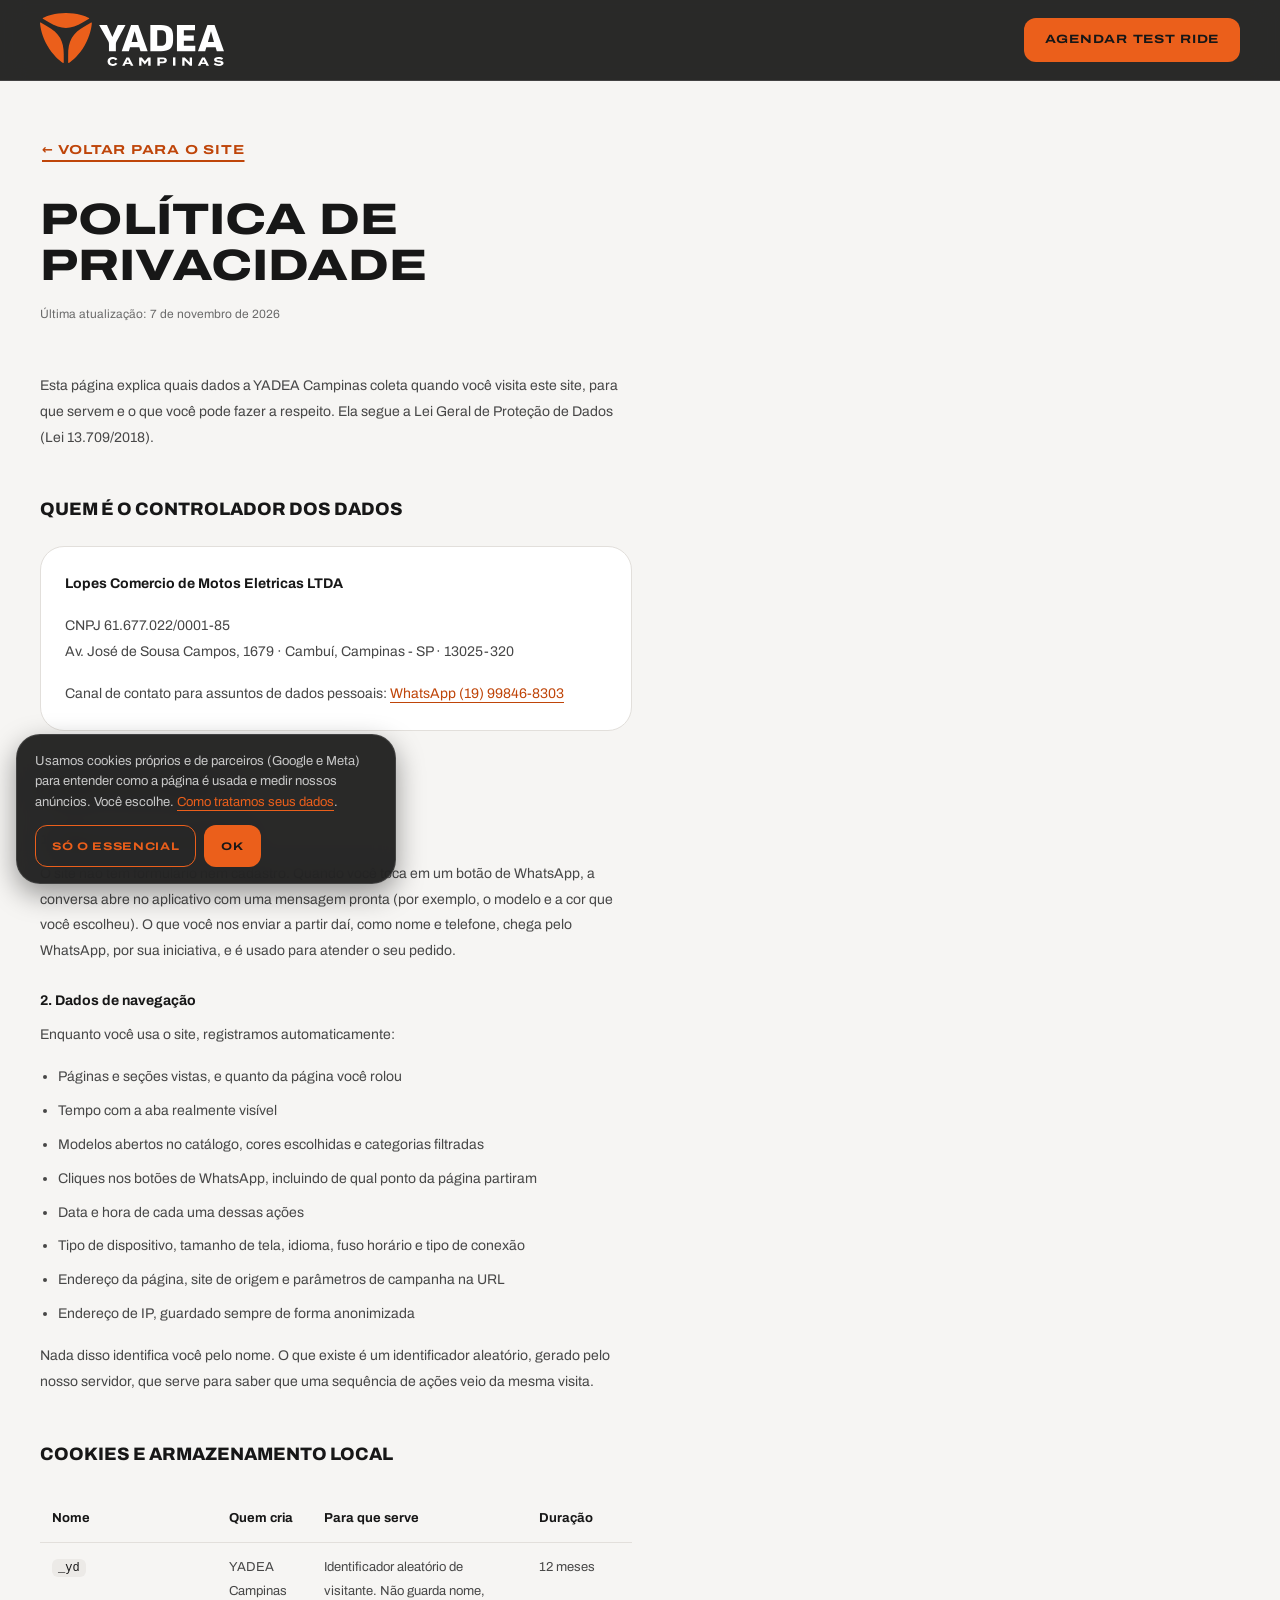
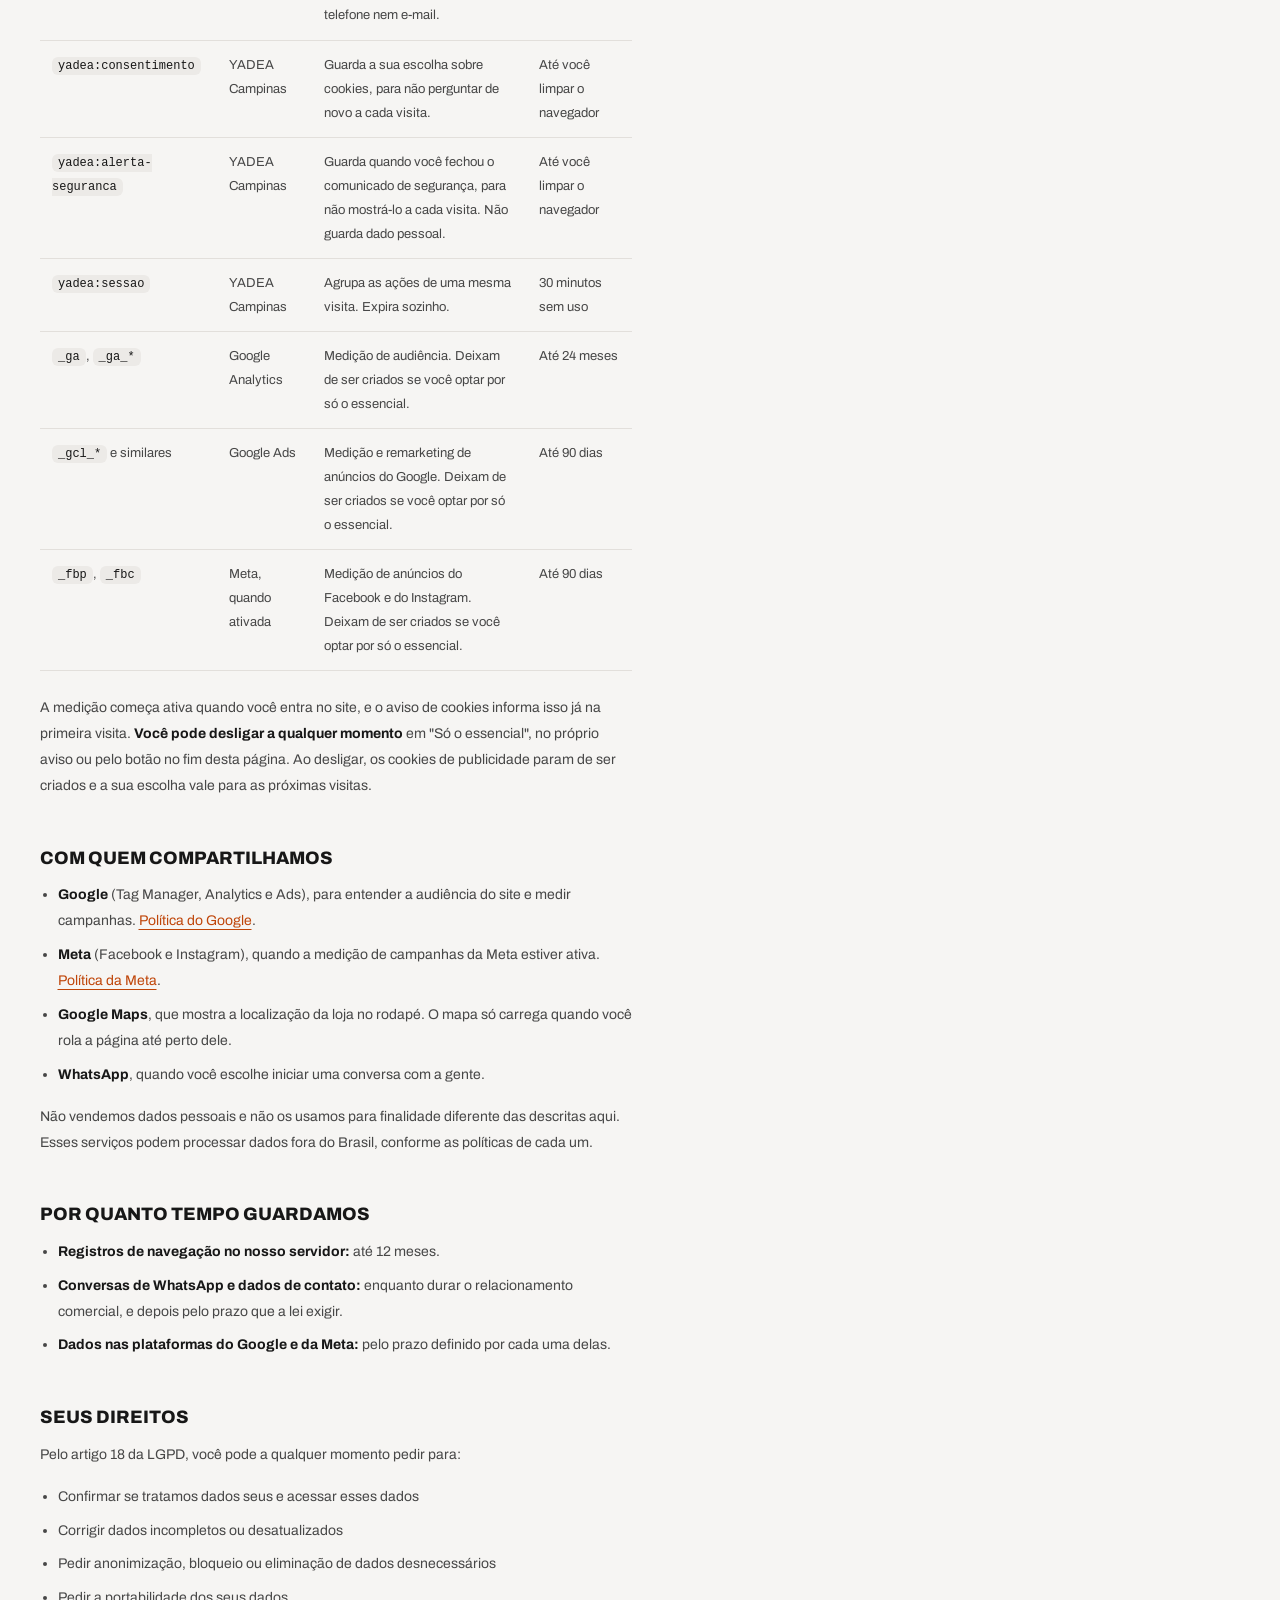
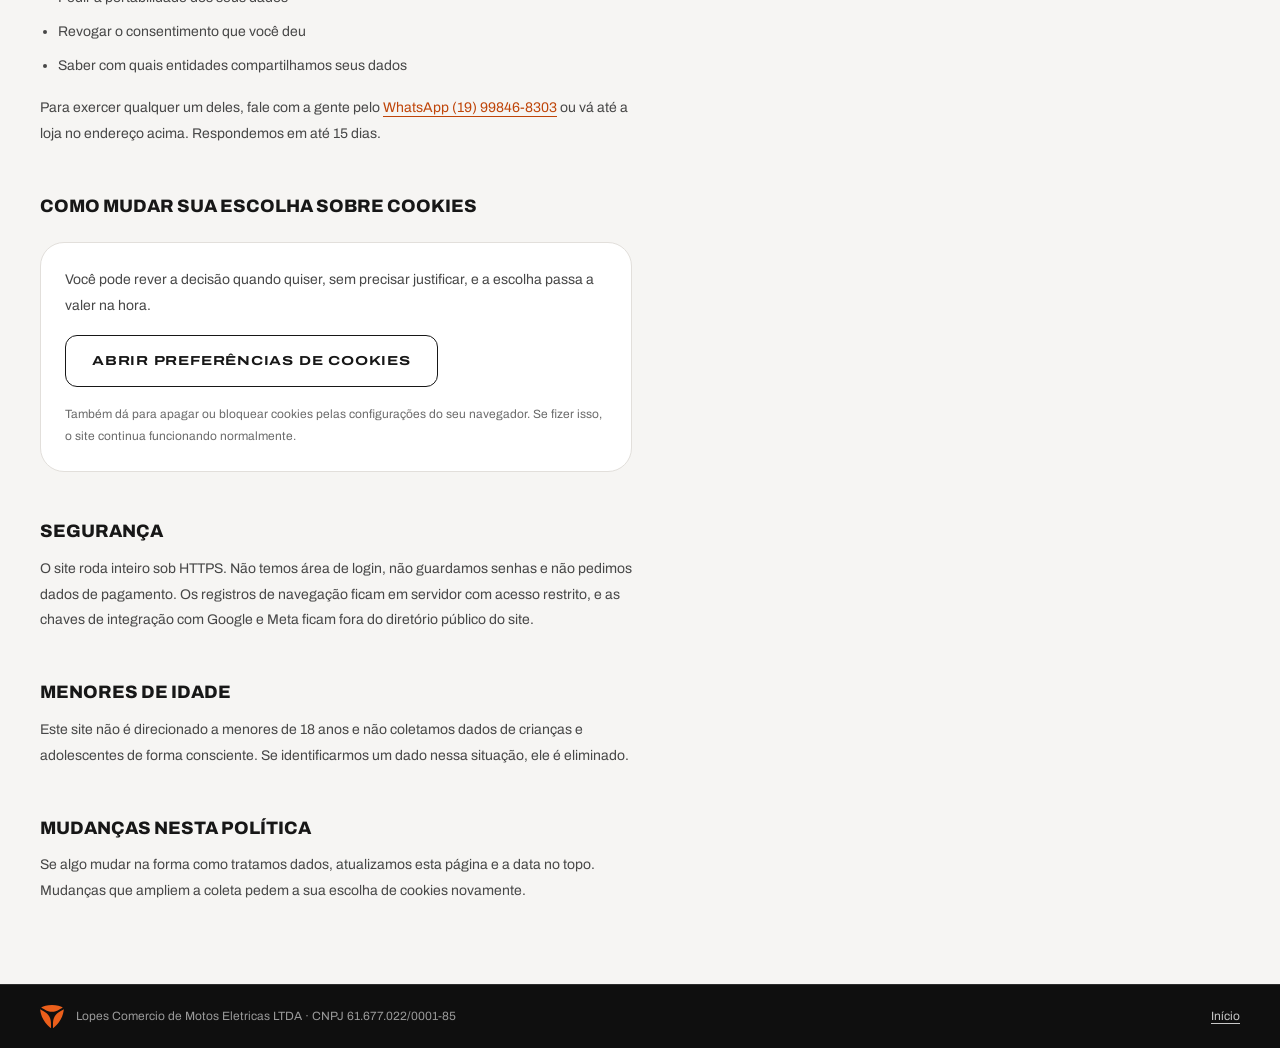
<file: privacidade.html>
<!DOCTYPE html>
<html lang="pt-BR" data-ga4="" data-meta-pixel="" data-sem-servidor="1">
<head>
<meta charset="utf-8">
<meta name="viewport" content="width=device-width, initial-scale=1">
<title>Política de Privacidade · YADEA Campinas</title>
<meta name="description" content="Como a YADEA Campinas coleta, usa e protege os dados de quem visita o site. Cookies, medição de anúncios e seus direitos pela LGPD.">
<meta name="theme-color" content="#171717">
<meta name="robots" content="noindex, nofollow">
<link rel="canonical" href="https://yadeacampinas.com/privacidade.html">

<link rel="icon" href="favicon.ico" sizes="48x48">
<link rel="icon" href="assets/img/brand/icone-app-laranja.svg" type="image/svg+xml">
<link rel="apple-touch-icon" href="assets/img/brand/apple-touch-icon.png">
<link rel="preload" href="assets/fonts/archivo-latin-var.woff2" as="font" type="font/woff2" crossorigin>
<link rel="stylesheet" href="assets/css/yadea.css?v=1.0.11">

<script src="assets/js/consent.js?v=1.0.11"></script>

<style>
  .legal { padding: calc(var(--yd-header) + var(--sp-12)) 0 var(--sp-16); }
  .legal__cabeca { display: grid; gap: var(--sp-4); max-width: 62ch; margin-bottom: var(--sp-12); }
  .legal__cabeca h1 { font-size: clamp(28px, 3.6vw, 44px); }
  .legal__data { margin: 0; color: var(--yd-stone); font-size: 12px; }
  .legal__corpo { max-width: 74ch; color: var(--yd-slate); font-size: 14px; line-height: 1.85; }
  .legal__corpo h2 { margin: var(--sp-12) 0 var(--sp-3); color: var(--yd-ink); font-size: 18px; font-weight: 800; line-height: 1.3; text-transform: uppercase; }
  .legal__corpo h3 { margin: var(--sp-6) 0 var(--sp-2); color: var(--yd-ink); font-size: 14px; font-weight: 700; }
  .legal__corpo p, .legal__corpo ul { margin: 0 0 var(--sp-4); }
  .legal__corpo ul { padding-left: 1.25em; }
  .legal__corpo li { margin-bottom: var(--sp-2); }
  .legal__corpo strong { color: var(--yd-ink); }
  .legal__corpo code { padding: 2px 6px; border-radius: 6px; background: var(--yd-mist); color: var(--yd-ink); font-family: ui-monospace, SFMono-Regular, Menlo, monospace; font-size: 12px; }
  .legal__quadro { margin: var(--sp-6) 0; padding: var(--sp-6); border: 1px solid var(--yd-line); border-radius: var(--r-lg); background: var(--yd-white); }
  .legal__quadro p:last-child { margin-bottom: 0; }
  .legal__rolagem { overflow-x: auto; }
  .legal__tabela { width: 100%; min-width: 560px; margin: var(--sp-4) 0 var(--sp-6); border-collapse: collapse; font-size: 13px; }
  .legal__tabela th, .legal__tabela td { padding: var(--sp-3); border-bottom: 1px solid var(--yd-line); text-align: left; vertical-align: top; }
  .legal__tabela th { color: var(--yd-ink); font-weight: 700; }
  .legal__voltar { margin-bottom: var(--sp-6); }
</style>
</head>
<body class="s-clara">
<a class="u-skip" href="#conteudo">Pular para o conteúdo</a>

<header class="header is-fixo" id="header" style="position:fixed;left:0;right:0">
  <div class="u-container header__barra">
    <a class="header__logo" href="./" aria-label="YADEA Campinas, ir para o início">
      <img src="assets/img/brand/logo-campinas-negativo.svg" alt="YADEA Campinas" width="184" height="54">
    </a>
    <div class="header__acoes" style="margin-left:auto">
      <a class="btn btn--primario" data-whats="testRideGeral" data-origem="privacidade_testride" href="#">Agendar test ride</a>
    </div>
  </div>
</header>

<main id="conteudo" class="legal">
  <div class="u-container">
    <a class="btn btn--link legal__voltar" href="./">← Voltar para o site</a>

    <div class="legal__cabeca">
      <h1 class="t-h2">Política de Privacidade</h1>
      <p class="legal__data">Última atualização: 7 de novembro de 2026</p>
    </div>

    <div class="legal__corpo">
      <p>
        Esta página explica quais dados a <span data-config="marca.nomeLoja"></span> coleta
        quando você visita este site, para que servem e o que você pode fazer a respeito.
        Ela segue a Lei Geral de Proteção de Dados (Lei 13.709/2018).
      </p>

      <h2>Quem é o controlador dos dados</h2>
      <div class="legal__quadro">
        <p><strong data-config="marca.razaoSocial"></strong></p>
        <p>CNPJ <span data-config="marca.cnpj"></span><br><span data-config="endereco.completo"></span></p>
        <p>Canal de contato para assuntos de dados pessoais:
          <a data-whats="geral" href="#">WhatsApp <span data-config="whatsapp.numero"></span></a></p>
      </div>

      <h2>O que coletamos</h2>

      <h3>1. Dados que você nos entrega</h3>
      <p>
        O site não tem formulário nem cadastro. Quando você toca em um botão de WhatsApp, a
        conversa abre no aplicativo com uma mensagem pronta (por exemplo, o modelo e a cor
        que você escolheu). O que você nos enviar a partir daí, como nome e telefone, chega
        pelo WhatsApp, por sua iniciativa, e é usado para atender o seu pedido.
      </p>

      <h3>2. Dados de navegação</h3>
      <p>Enquanto você usa o site, registramos automaticamente:</p>
      <ul>
        <li>Páginas e seções vistas, e quanto da página você rolou</li>
        <li>Tempo com a aba realmente visível</li>
        <li>Modelos abertos no catálogo, cores escolhidas e categorias filtradas</li>
        <li>Cliques nos botões de WhatsApp, incluindo de qual ponto da página partiram</li>
        <li>Data e hora de cada uma dessas ações</li>
        <li>Tipo de dispositivo, tamanho de tela, idioma, fuso horário e tipo de conexão</li>
        <li>Endereço da página, site de origem e parâmetros de campanha na URL</li>
        <li>Endereço de IP, guardado sempre de forma anonimizada</li>
      </ul>
      <p>
        Nada disso identifica você pelo nome. O que existe é um identificador aleatório,
        gerado pelo nosso servidor, que serve para saber que uma sequência de ações veio da
        mesma visita.
      </p>

      <h2>Cookies e armazenamento local</h2>
      <div class="legal__rolagem">
        <table class="legal__tabela">
          <thead>
            <tr><th>Nome</th><th>Quem cria</th><th>Para que serve</th><th>Duração</th></tr>
          </thead>
          <tbody>
            <tr><td><code>_yd</code></td><td>YADEA Campinas</td><td>Identificador aleatório de visitante. Não guarda nome, telefone nem e-mail.</td><td>12 meses</td></tr>
            <tr><td><code>yadea:consentimento</code></td><td>YADEA Campinas</td><td>Guarda a sua escolha sobre cookies, para não perguntar de novo a cada visita.</td><td>Até você limpar o navegador</td></tr>
            <tr><td><code>yadea:alerta-seguranca</code></td><td>YADEA Campinas</td><td>Guarda quando você fechou o comunicado de segurança, para não mostrá-lo a cada visita. Não guarda dado pessoal.</td><td>Até você limpar o navegador</td></tr>
            <tr><td><code>yadea:sessao</code></td><td>YADEA Campinas</td><td>Agrupa as ações de uma mesma visita. Expira sozinho.</td><td>30 minutos sem uso</td></tr>
            <tr><td><code>_ga</code>, <code>_ga_*</code></td><td>Google Analytics</td><td>Medição de audiência. Deixam de ser criados se você optar por só o essencial.</td><td>Até 24 meses</td></tr>
            <tr><td><code>_gcl_*</code> e similares</td><td>Google Ads</td><td>Medição e remarketing de anúncios do Google. Deixam de ser criados se você optar por só o essencial.</td><td>Até 90 dias</td></tr>
            <tr><td><code>_fbp</code>, <code>_fbc</code></td><td>Meta, quando ativada</td><td>Medição de anúncios do Facebook e do Instagram. Deixam de ser criados se você optar por só o essencial.</td><td>Até 90 dias</td></tr>
          </tbody>
        </table>
      </div>
      <p>
        A medição começa ativa quando você entra no site, e o aviso de cookies informa isso
        já na primeira visita. <strong>Você pode desligar a qualquer momento</strong> em
        "Só o essencial", no próprio aviso ou pelo botão no fim desta página. Ao desligar,
        os cookies de publicidade param de ser criados e a sua escolha vale para as
        próximas visitas.
      </p>

      <h2>Com quem compartilhamos</h2>
      <ul>
        <li><strong>Google</strong> (Tag Manager, Analytics e Ads), para entender a audiência do site e medir campanhas.
          <a href="https://policies.google.com/privacy" target="_blank" rel="noopener">Política do Google</a>.</li>
        <li><strong>Meta</strong> (Facebook e Instagram), quando a medição de campanhas da Meta estiver ativa.
          <a href="https://www.facebook.com/privacy/policy" target="_blank" rel="noopener">Política da Meta</a>.</li>
        <li><strong>Google Maps</strong>, que mostra a localização da loja no rodapé. O mapa só carrega quando você rola a página até perto dele.</li>
        <li><strong>WhatsApp</strong>, quando você escolhe iniciar uma conversa com a gente.</li>
      </ul>
      <p>
        Não vendemos dados pessoais e não os usamos para finalidade diferente das descritas
        aqui. Esses serviços podem processar dados fora do Brasil, conforme as políticas de
        cada um.
      </p>

      <h2>Por quanto tempo guardamos</h2>
      <ul>
        <li><strong>Registros de navegação no nosso servidor:</strong> até 12 meses.</li>
        <li><strong>Conversas de WhatsApp e dados de contato:</strong> enquanto durar o relacionamento comercial, e depois pelo prazo que a lei exigir.</li>
        <li><strong>Dados nas plataformas do Google e da Meta:</strong> pelo prazo definido por cada uma delas.</li>
      </ul>

      <h2>Seus direitos</h2>
      <p>Pelo artigo 18 da LGPD, você pode a qualquer momento pedir para:</p>
      <ul>
        <li>Confirmar se tratamos dados seus e acessar esses dados</li>
        <li>Corrigir dados incompletos ou desatualizados</li>
        <li>Pedir anonimização, bloqueio ou eliminação de dados desnecessários</li>
        <li>Pedir a portabilidade dos seus dados</li>
        <li>Revogar o consentimento que você deu</li>
        <li>Saber com quais entidades compartilhamos seus dados</li>
      </ul>
      <p>
        Para exercer qualquer um deles, fale com a gente pelo
        <a data-whats="geral" href="#">WhatsApp <span data-config="whatsapp.numero"></span></a>
        ou vá até a loja no endereço acima. Respondemos em até 15 dias.
      </p>

      <h2>Como mudar sua escolha sobre cookies</h2>
      <div class="legal__quadro">
        <p>Você pode rever a decisão quando quiser, sem precisar justificar, e a escolha passa a valer na hora.</p>
        <p><button class="btn btn--contorno" type="button" id="rever-cookies">Abrir preferências de cookies</button></p>
        <p style="font-size:12px;color:var(--yd-stone)">Também dá para apagar ou bloquear cookies pelas configurações do seu navegador. Se fizer isso, o site continua funcionando normalmente.</p>
      </div>

      <h2>Segurança</h2>
      <p>
        O site roda inteiro sob HTTPS. Não temos área de login, não guardamos senhas e não
        pedimos dados de pagamento. Os registros de navegação ficam em servidor com acesso
        restrito, e as chaves de integração com Google e Meta ficam fora do diretório público
        do site.
      </p>

      <h2>Menores de idade</h2>
      <p>
        Este site não é direcionado a menores de 18 anos e não coletamos dados de crianças e
        adolescentes de forma consciente. Se identificarmos um dado nessa situação, ele é eliminado.
      </p>

      <h2>Mudanças nesta política</h2>
      <p>
        Se algo mudar na forma como tratamos dados, atualizamos esta página e a data no topo.
        Mudanças que ampliem a coleta pedem a sua escolha de cookies novamente.
      </p>
    </div>
  </div>
</main>

<footer class="rodape s-escura" style="padding-top:0">
  <div class="rodape__legal">
    <div class="u-container rodape__legal-linha">
      <span class="rodape__legal-marca">
        <img src="assets/img/brand/simbolo-laranja.svg" alt="" width="24" height="23">
        <span><span data-config="marca.razaoSocial"></span> · CNPJ <span data-config="marca.cnpj"></span></span>
      </span>
      <span class="rodape__legal-links">
        <a href="./">Início</a>
        <a data-config-href="redes.instagram" href="#" target="_blank" rel="noopener">Instagram</a>
      </span>
    </div>
  </div>
</footer>

<div class="consentimento" id="consentimento" role="dialog" aria-live="polite" aria-label="Preferências de cookies" hidden>
  <div class="consentimento__texto">
    <p>Usamos cookies próprios e de parceiros (Google e Meta) para entender como a página é usada e medir nossos anúncios. Você escolhe. <a href="privacidade.html">Como tratamos seus dados</a>.</p>
  </div>
  <div class="consentimento__acoes">
    <button class="btn btn--contorno-claro" type="button" data-consentimento="recusar">Só o essencial</button>
    <button class="btn btn--primario" type="button" data-consentimento="aceitar">Ok</button>
  </div>
</div>

<script src="assets/js/config.js?v=1.0.11"></script>
<script>
  (function () {
    var cfg = window.YADEA_CONFIG;
    var pegar = function (caminho) {
      return caminho.split('.').reduce(function (o, k) { return o == null ? o : o[k]; }, cfg);
    };
    document.querySelectorAll('[data-config]').forEach(function (el) {
      el.textContent = pegar(el.dataset.config) || '';
    });
    document.querySelectorAll('[data-config-href]').forEach(function (el) {
      var url = pegar(el.dataset.configHref);
      if (url) el.href = url; else el.remove();
    });
    document.querySelectorAll('[data-whats]').forEach(function (el) {
      var texto = cfg.mensagens[el.dataset.whats] || cfg.mensagens.geral;
      var prefixo = cfg.prefixoMensagem;
      if (prefixo && texto.toLowerCase().indexOf(prefixo.toLowerCase()) !== 0) texto = prefixo + '. ' + texto;
      el.href = 'https://api.whatsapp.com/send?phone=' + cfg.whatsapp.e164 + '&text=' + encodeURIComponent(texto);
      el.target = '_blank';
      el.rel = 'noopener';
    });
    document.getElementById('rever-cookies').addEventListener('click', function () {
      if (window.YADEA_CONSENTIMENTO) window.YADEA_CONSENTIMENTO.reabrir();
    });
  })();
</script>
</body>
</html>
</file>
<file: assets/css/yadea.css>
/* ==========================================================================
   YADEA · sistema de design
   Tokens e componentes do "YADEA Campinas — Styleguide v1.0" (tokens.css é a
   fonte), sobre a estrutura do framework estático KOM/Urbana/Green.
   Tese visual: tecnologia nº 1 do mundo, atendimento do bairro. Grafite e
   papel, UMA cor de ação (o laranja do símbolo), Archivo expandida ecoando
   as letras largas do logotipo. O produto é o herói de cada tela.
   Ordem: tokens · base · tipografia · layout · componentes · seções ·
   overlays · motion
   ========================================================================== */

/* Archivo variável (latin), do próprio domínio. `swap`: o texto aparece na
   hora; com o preload do <head>, a fonte quase sempre chega antes. */
@font-face {
  font-family: "Archivo";
  src: url("../fonts/archivo-latin-var.woff2") format("woff2");
  font-weight: 400 800;
  font-stretch: 100% 125%;
  font-style: normal;
  font-display: swap;
}

/* Fallback com as medidas da Archivo, para a troca de fonte não mexer no
   layout (CLS). Medido (06/11/2026): na largura 100 a Archivo tem ~100% da
   largura da Arial; na 125 (títulos), ~127%. Uma face por largura: o
   navegador escolhe pela font-stretch do elemento. Sem descritor de peso, o
   negrito é sintetizado da Arial regular — no Windows, peso 800 viraria a
   Arial Black, bem mais larga. Roboto cobre o Android, que não tem Arial. */
@font-face {
  font-family: "Archivo Fallback";
  src: local("Arial"), local("Helvetica Neue"), local("Helvetica"), local("Roboto");
  font-stretch: 100%;
  size-adjust: 100%;
}
@font-face {
  font-family: "Archivo Fallback";
  src: local("Arial"), local("Helvetica Neue"), local("Helvetica"), local("Roboto");
  font-stretch: 125%;
  size-adjust: 127%;
}

:root {
  /* Cores — marca (tokens.css do styleguide, sem alteração) */
  --yd-orange-500: #EB5F1B;  /* ação, símbolo, números */
  --yd-orange-700: #BF4509;  /* laranja como texto sobre claro (5.2:1) */
  --yd-orange-400: #F47B3F;  /* hover do botão primário */
  --yd-orange-100: #FDEADF;  /* fundos de badge, blocos suaves */
  --yd-ink: #171717;
  --yd-ink-800: #222222;
  --yd-ink-700: #333333;
  --yd-black: #000000;
  /* Neutros e sistema */
  --yd-paper: #F6F5F3;
  --yd-mist: #ECEAE7;
  --yd-line: #E2DFDB;
  --yd-stone: #6B6B6B;
  --yd-slate: #474747;
  --yd-white: #FFFFFF;
  --yd-whatsapp: #25D366;
  --yd-star: #F5B301;
  --yd-danger: #D23C3C;
  /* Texto sobre superfícies escuras */
  --yd-on-dark: #FFFFFF;
  --yd-on-dark-2: #C8C8C8;
  --yd-on-dark-3: #9A9A9A;
  /* Derivados (bordas sobre escuro, vidro) */
  --yd-line-dark: rgba(255, 255, 255, .12);
  --yd-ink-92: rgba(23, 23, 23, .92);
  --yd-danger-claro: #F08080; /* danger sobre grafite, 6.2:1 */

  /* Tipografia — Archivo (eixos wdth 100–125, wght 400–800) */
  --yd-font: "Archivo", "Archivo Fallback", system-ui, -apple-system, "Segoe UI", sans-serif;
  --yd-wide: 125%;
  --yd-normal: 100%;
  --fs-display: clamp(2.25rem, 1.1rem + 4vw, 5rem);
  --fs-h1: clamp(1.75rem, 1.2rem + 2.4vw, 3.5rem);
  --fs-h2: clamp(1.375rem, 1.05rem + 1.6vw, 2.5rem);
  --fs-h3: clamp(1.25rem, 1rem + .8vw, 1.75rem);
  --fs-h4: clamp(1.0625rem, .9rem + .4vw, 1.25rem);
  --fs-body-l: 1.125rem;
  --fs-body: 1rem;
  --fs-small: .8125rem;
  --fs-eyebrow: .75rem;

  /* Espaçamento (base 4) */
  --sp-1: 4px; --sp-2: 8px; --sp-3: 12px; --sp-4: 16px; --sp-6: 24px; --sp-8: 32px;
  --sp-12: 48px; --sp-16: 64px; --sp-24: 96px; --sp-32: 128px;
  --section-y: clamp(64px, 8vw, 128px);
  --container: 1280px;
  --gutter: clamp(20px, 4vw, 40px);

  /* Raios — família do ícone de app */
  --r-sm: 8px; --r-md: 12px; --r-lg: 24px; --r-xl: 32px; --r-icon: 26%; --r-pill: 999px;

  /* Sombras */
  --sh-sm: 0 1px 2px rgba(23, 23, 23, .06), 0 2px 8px rgba(23, 23, 23, .04);
  --sh-md: 0 8px 24px rgba(23, 23, 23, .08);
  --sh-lg: 0 24px 60px rgba(23, 23, 23, .14);
  --sh-glow: 0 10px 30px rgba(235, 95, 27, .35);

  /* Movimento */
  --ease: cubic-bezier(.2, .7, .2, 1);
  --dur-1: 150ms; --dur-2: 250ms; --dur-3: 320ms;

  /* Foco */
  --focus: 3px solid var(--yd-orange-500);
  --focus-offset: 3px;

  /* Layout */
  --yd-header: 80px;
}

@media (max-width: 860px) {
  :root { --yd-header: 64px; }
}
/* Abaixo de 360 px (iPhone SE 1ª geração e similares): uma palavra longa em
   caixa alta expandida ("AUTOPROPELIDOS") passava de 280 px úteis. */
@media (max-width: 359px) {
  :root { --fs-h2: 1.3125rem; --fs-h1: 1.5rem; --fs-h3: 1.125rem; }
}

/* Escala do celular: menos grito, mais respiro. Texto de apoio em 16 px,
   eyebrows menores e mais juntos (não quebram em duas linhas), cabeçalhos
   de seção com menos margem. */
@media (max-width: 560px) {
  :root { --fs-body-l: 1rem; --fs-eyebrow: .6875rem; }
  .eyebrow { letter-spacing: .12em; gap: 8px; }
  .eyebrow::before { width: 14px; }
  .cabecalho { gap: var(--sp-3); margin-bottom: var(--sp-8); }
  .t-lead { line-height: 1.6; }
}

/* ── base ──────────────────────────────────────────────────────────────── */

*, *::before, *::after { box-sizing: border-box; }

/* Componentes com display próprio venceriam o [hidden] do user-agent. */
[hidden] { display: none !important; }

html {
  scroll-behavior: smooth;
  scroll-padding-top: calc(var(--yd-header) + var(--sp-6));
  -webkit-text-size-adjust: 100%;
  background: var(--yd-ink);
}

/* Lenis ativo (desktop): o smooth nativo sai, senão os dois disputam. */
html.lenis, html.lenis body { height: auto; }
.lenis:not(.lenis-autoToggle).lenis-stopped { overflow: clip; }
.lenis [data-lenis-prevent] { overscroll-behavior: contain; }
html.lenis { scroll-behavior: auto !important; }

body {
  margin: 0;
  background: var(--yd-paper);
  color: var(--yd-ink);
  font-family: var(--yd-font);
  font-size: var(--fs-body);
  font-weight: 400;
  font-stretch: var(--yd-normal);
  line-height: 1.7;
  -webkit-font-smoothing: antialiased;
  text-rendering: optimizeLegibility;
  overflow-x: clip;
}
body.is-locked { overflow: hidden; }

img, svg, video { display: block; max-width: 100%; }
img, video { height: auto; }
button { font: inherit; color: inherit; cursor: pointer; }
strong, b { font-weight: 700; }

a { color: var(--yd-orange-700); text-underline-offset: 4px; text-decoration-thickness: 1px; }
a:hover { color: var(--yd-ink); }

::selection { background: var(--yd-orange-500); color: var(--yd-ink); }

/* Foco visível do styleguide: 3 px laranja, afastado 3 px. Laranja sobre
   branco dá 3.4:1 (passa o 3:1 de componente); sobre grafite, 5.3:1. */
:where(a, button, input, select, textarea, [tabindex]):focus-visible {
  outline: var(--focus);
  outline-offset: var(--focus-offset);
  border-radius: 6px;
}

.u-visually-hidden {
  position: absolute;
  width: 1px; height: 1px;
  margin: -1px; padding: 0;
  overflow: hidden;
  clip: rect(0 0 0 0);
  clip-path: inset(50%);
  white-space: nowrap;
}

.u-skip {
  position: absolute;
  left: var(--sp-4);
  top: -120px;
  z-index: 200;
  padding: var(--sp-3) var(--sp-6);
  border-radius: var(--r-md);
  background: var(--yd-orange-500);
  color: var(--yd-ink);
  font-weight: 700;
  font-size: var(--fs-small);
  text-decoration: none;
  transition: top var(--dur-2) var(--ease);
}
.u-skip:focus { top: var(--sp-4); }

/* ── tipografia ────────────────────────────────────────────────────────── */

/* Largura 125 em títulos, números, botões e eyebrows (ecoa o logotipo);
   largura 100 no texto corrido. A hierarquia vem de largura, peso e caixa. */
.t-display, .t-h1, .t-h2, .t-h3, .btn, .eyebrow { font-stretch: var(--yd-wide); }

.t-display, .t-h1, .t-h2, .t-h3, .t-h4 { margin: 0; color: inherit; text-wrap: balance; }
.t-display { font-size: var(--fs-display); font-weight: 800; line-height: .95; text-transform: uppercase; }
.t-h1 { font-size: var(--fs-h1); font-weight: 800; line-height: 1; text-transform: uppercase; }
.t-h2 { font-size: var(--fs-h2); font-weight: 800; line-height: 1.05; text-transform: uppercase; }
.t-h3 { font-size: var(--fs-h3); font-weight: 700; line-height: 1.15; text-transform: uppercase; }
.t-h4 { font-size: var(--fs-h4); font-weight: 700; line-height: 1.3; }

.t-lead {
  margin: 0;
  max-width: 62ch;
  font-size: var(--fs-body-l);
  line-height: 1.65;
  color: var(--yd-slate);
  text-wrap: pretty;
}
.t-body { margin: 0; max-width: 66ch; color: var(--yd-slate); text-wrap: pretty; }
.t-small { margin: 0; font-size: var(--fs-small); line-height: 1.6; color: var(--yd-stone); }

/* Laranja em título: só a partir de 24 px sobre claro (3.4:1); sobre
   grafite, qualquer tamanho (5.3:1). */
.t-laranja { color: var(--yd-orange-500); }

/* Eyebrow: Archivo expandida 700, 12 px, +0.16em, com o traço do símbolo. */
.eyebrow {
  display: inline-flex;
  align-items: center;
  gap: 10px;
  width: fit-content;
  margin: 0;
  color: var(--yd-orange-700);
  font-size: var(--fs-eyebrow);
  font-weight: 700;
  line-height: 1.4;
  letter-spacing: .16em;
  text-transform: uppercase;
}
.eyebrow::before {
  content: "";
  width: 18px;
  height: 2px;
  border-radius: 2px;
  background: var(--yd-orange-500);
  flex: none;
}
.eyebrow--escuro, .s-escura .eyebrow { color: var(--yd-orange-500); }

/* Superfícies: o fundo alterna grafite e claro para marcar o ritmo
   (styleguide, seção 09). */
.s-clara { background: var(--yd-paper); color: var(--yd-ink); }
.s-branca { background: var(--yd-white); color: var(--yd-ink); }
.s-escura { background: var(--yd-ink); color: var(--yd-on-dark); }
.s-escura .t-lead,
.s-escura .t-body { color: var(--yd-on-dark-2); }
.s-escura .t-small { color: var(--yd-on-dark-3); }
.s-escura a:not(.btn) { color: var(--yd-orange-500); }
.s-escura a:not(.btn):hover { color: var(--yd-orange-400); }

/* ── layout ────────────────────────────────────────────────────────────── */

.u-container {
  width: 100%;
  max-width: calc(var(--container) + var(--gutter) * 2);
  margin-inline: auto;
  padding-inline: var(--gutter);
}

.u-secao { padding-block: var(--section-y); }

.cabecalho {
  display: grid;
  gap: var(--sp-4);
  max-width: 760px;
  margin-bottom: var(--sp-12);
}
.cabecalho--centro { margin-inline: auto; text-align: center; justify-items: center; }
.cabecalho--centro .t-lead { margin-inline: auto; }

.u-acoes { display: flex; flex-wrap: wrap; align-items: center; gap: var(--sp-3); }

.link-seta {
  display: inline-flex;
  align-items: center;
  gap: 8px;
  font-weight: 700;
  text-decoration: none;
}
.link-seta svg { width: 16px; height: 16px; transition: transform var(--dur-2) var(--ease); }
.link-seta:hover svg { transform: translateX(3px); }

/* ── botões ────────────────────────────────────────────────────────────── */

/* Altura mínima 48 px; Archivo expandida 700, caixa alta, +0.06em; raio 12
   (styleguide, seção 06). No laranja o texto é GRAFITE (5.3:1): branco sobre
   laranja não passa no contraste em tamanho de botão. */
.btn {
  display: inline-flex;
  align-items: center;
  justify-content: center;
  gap: 10px;
  min-height: 52px;
  max-width: 100%;
  padding: 0 26px;
  border: 1.5px solid transparent;
  border-radius: var(--r-md);
  font-family: var(--yd-font);
  font-weight: 700;
  font-size: 13px;
  line-height: 1.1;
  letter-spacing: .06em;
  text-transform: uppercase;
  text-decoration: none;
  white-space: nowrap;
  cursor: pointer;
  transition: background var(--dur-1) var(--ease), color var(--dur-1) var(--ease),
              border-color var(--dur-1) var(--ease), box-shadow var(--dur-2) var(--ease),
              transform var(--dur-2) var(--ease);
}
.btn:active { transform: translateY(1px); }
.btn svg { width: 18px; height: 18px; flex: none; }
.btn .seta { transition: transform var(--dur-2) var(--ease); }
.btn:hover .seta { transform: translateX(3px); }

/* Estados: hover = clarear + elevar 2 px. */
.btn--primario { background: var(--yd-orange-500); color: var(--yd-ink); }
.btn--primario:hover { background: var(--yd-orange-400); color: var(--yd-ink); box-shadow: var(--sh-glow); transform: translateY(-2px); }

.btn--escuro { background: var(--yd-ink); color: var(--yd-white); }
.btn--escuro:hover { background: var(--yd-ink-700); color: var(--yd-white); transform: translateY(-2px); }

.btn--contorno { border-color: var(--yd-ink); color: var(--yd-ink); background: transparent; }
.btn--contorno:hover { background: var(--yd-ink); color: var(--yd-white); transform: translateY(-2px); }

/* Contorno laranja: ação secundária sobre escuro. */
.btn--contorno-claro { border-color: var(--yd-orange-500); color: var(--yd-orange-500); background: transparent; }
.btn--contorno-claro:hover { background: var(--yd-orange-500); color: var(--yd-ink); transform: translateY(-2px); }

.btn--whats { background: var(--yd-whatsapp); color: var(--yd-ink); }
.btn--whats:hover { background: #3EE07D; color: var(--yd-ink); transform: translateY(-2px); }

.btn--link {
  min-height: 44px;
  padding: 0 2px;
  border: 0;
  border-radius: 0;
  background: none;
  color: var(--yd-orange-700);
  text-decoration: underline;
  text-decoration-thickness: 2px;
  text-underline-offset: 6px;
}
.btn--link:hover { color: var(--yd-ink); }

.btn[aria-disabled="true"], .btn:disabled { opacity: .4; pointer-events: none; }

/* Telas estreitas: botão nenhum impõe largura mínima ao layout. */
@media (max-width: 379px) {
  .btn { white-space: normal; text-align: center; padding-inline: 18px; }
  /* O CTA do hero continua numa linha só: largura 112 e tracking menor
     ("QUERO CONHECER OS MODELOS" passava da borda a 320 e 360 px). */
  .hero .u-acoes > .btn.btn--primario { font-size: 11.5px; font-stretch: 112%; letter-spacing: .03em; padding-inline: 16px; }
}
@media (max-width: 359px) {
  .hero .u-acoes > .btn.btn--primario { white-space: normal; text-align: left; }
}

/* No celular os CTAs de seção ocupam a largura e o rótulo pode quebrar. */
@media (max-width: 560px) {
  .u-acoes > .btn,
  .depoimentos__cta .btn,
  .rodape__rota .btn { width: 100%; }
  .u-acoes > .btn { white-space: normal; text-align: center; padding-block: 12px; }
}

/* ── selos legais ──────────────────────────────────────────────────────── */

/* Substituem os SVGs cnh_0/1 e emplacamento_0/1: texto é acessível,
   indexável e não custa requisição. Laranja claro = liberdade; grafite com
   ponto âmbar = obrigação. */
.selos { display: flex; flex-wrap: wrap; gap: 6px; margin: 0; padding: 0; list-style: none; }
.selo {
  display: inline-flex;
  align-items: center;
  gap: 6px;
  padding: 5px 10px;
  border-radius: var(--r-pill);
  font-size: 10px;
  font-weight: 700;
  font-stretch: var(--yd-wide);
  line-height: 1.2;
  letter-spacing: .08em;
  text-transform: uppercase;
  white-space: nowrap;
}
.selo::before { content: ""; width: 6px; height: 6px; border-radius: 50%; flex: none; }
.selo--livre { background: var(--yd-orange-100); color: var(--yd-ink); }
.selo--livre::before { background: var(--yd-orange-500); }
.selo--exige { background: var(--yd-ink); color: var(--yd-white); }
.selo--exige::before { background: var(--yd-star); }

/* ── header ────────────────────────────────────────────────────────────── */

/* Fixo, largura toda, sem raio. Nasce transparente sobre o vídeo do hero
   (que sobe por baixo dele) e, depois de 24 px, vira grafite 92% com vidro. */
.header {
  position: sticky;
  top: 0;
  z-index: 95;
  color: var(--yd-white);
  background: linear-gradient(180deg, rgba(23, 23, 23, .6), rgba(23, 23, 23, 0));
  border-bottom: 1px solid transparent;
  transition: background var(--dur-2) var(--ease), border-color var(--dur-2) var(--ease);
}
.header.is-fixo,
body.menu-aberto .header {
  background: var(--yd-ink-92);
  -webkit-backdrop-filter: blur(12px) saturate(140%);
  backdrop-filter: blur(12px) saturate(140%);
  border-bottom-color: var(--yd-line-dark);
}

.header__barra { height: var(--yd-header); display: flex; align-items: center; gap: var(--sp-6); }

/* Assinatura: 184 px no desktop, 150 no celular (abaixo disso a linha
   CAMPINAS fica ilegível — styleguide, seção 02). */
.header__logo { display: flex; align-items: center; flex: none; }
.header__logo img { width: 184px; height: auto; }
@media (max-width: 860px) { .header__logo img { width: 150px; } }

.header__nav { display: flex; align-items: center; gap: clamp(18px, 2.2vw, 34px); margin-inline: auto; }
.header__link {
  position: relative;
  padding: 10px 0;
  color: var(--yd-white);
  font-size: 14px;
  font-weight: 500;
  text-decoration: none;
  white-space: nowrap;
  transition: color var(--dur-1) var(--ease);
}
.header__link::after {
  content: "";
  position: absolute;
  left: 0; right: 0; bottom: 4px;
  height: 2px;
  border-radius: 2px;
  background: var(--yd-orange-500);
  transform: scaleX(0);
  transform-origin: left;
  transition: transform var(--dur-2) var(--ease);
}
.header__link:hover { color: var(--yd-white); }
.header__link[aria-current="true"] { color: var(--yd-white); font-weight: 700; }
.header__link[aria-current="true"]::after,
.header__link:hover::after { transform: none; }

.header__acoes { display: flex; align-items: center; gap: var(--sp-3); flex: none; }
.header__acoes .btn { min-height: 44px; padding: 0 20px; font-size: 12px; }

.redes { display: flex; align-items: center; gap: 4px; margin: 0; padding: 0; list-style: none; }
.redes a {
  display: grid;
  place-items: center;
  width: 40px; height: 40px;
  border-radius: var(--r-md);
  color: var(--yd-white);
  transition: color var(--dur-1), background var(--dur-1);
}
.redes a:hover { color: var(--yd-orange-500); background: rgba(255, 255, 255, .06); }
.redes svg { width: 20px; height: 20px; }

.header__toggle {
  display: none;
  align-items: center;
  gap: var(--sp-2);
  min-height: 44px;
  padding: 0 16px 0 14px;
  border: 1.5px solid rgba(255, 255, 255, .28);
  border-radius: var(--r-md);
  background: rgba(23, 23, 23, .35);
  color: var(--yd-white);
  font-size: 12px;
  font-weight: 700;
  font-stretch: var(--yd-wide);
  letter-spacing: .12em;
  text-transform: uppercase;
}
.header__toggle-icone { position: relative; width: 18px; height: 12px; flex: none; }
.header__toggle-icone span {
  position: absolute;
  left: 0;
  width: 100%;
  height: 2px;
  border-radius: 2px;
  background: currentColor;
  transition: transform var(--dur-2) var(--ease), opacity var(--dur-1);
}
.header__toggle-icone span:nth-child(1) { top: 0; }
.header__toggle-icone span:nth-child(2) { top: 5px; }
.header__toggle-icone span:nth-child(3) { top: 10px; }
.header__toggle[aria-expanded="true"] { border-color: var(--yd-orange-500); color: var(--yd-orange-500); }
.header__toggle[aria-expanded="true"] .header__toggle-icone span:nth-child(1) { transform: translateY(5px) rotate(45deg); }
.header__toggle[aria-expanded="true"] .header__toggle-icone span:nth-child(2) { opacity: 0; }
.header__toggle[aria-expanded="true"] .header__toggle-icone span:nth-child(3) { transform: translateY(-5px) rotate(-45deg); }
.header__toggle-rotulo { display: block; height: 14px; overflow: hidden; }
.header__toggle-rotulo span { display: block; height: 14px; line-height: 14px; transition: transform var(--dur-2) var(--ease); }
.header__toggle[aria-expanded="true"] .header__toggle-rotulo span { transform: translateY(-14px); }

@media (max-width: 1180px) {
  .header__nav { display: none; }
  .header__toggle { display: inline-flex; }
  .header__acoes { margin-left: auto; }
}
@media (max-width: 600px) {
  .header__acoes .btn--desktop { display: none; }
}
/* 320–379 px: logo no mínimo do styleguide (150) + botão com rótulo + vãos
   passavam da tela, e o navegador alargava a página inteira. Fica o ícone
   (o rótulo continua para o leitor de tela no .u-visually-hidden). */
@media (max-width: 379px) {
  .header__barra { gap: var(--sp-3); }
  .header__toggle { width: 48px; padding: 0; justify-content: center; }
  .header__toggle-rotulo { display: none; }
}

/* ── menu mobile (gaveta com cortinas) ─────────────────────────────────── */

.menu {
  position: fixed;
  inset: 0;
  z-index: 90;
  pointer-events: none;
  visibility: hidden;
  background: rgba(23, 23, 23, 0);
  transition: background 300ms ease, visibility 0s linear 420ms;
}
.menu.is-aberto {
  pointer-events: auto;
  visibility: visible;
  background: rgba(23, 23, 23, .6);
  -webkit-backdrop-filter: blur(2px);
  backdrop-filter: blur(2px);
  transition-delay: 0s;
}
.menu__cortina, .menu__painel { width: min(440px, 88%); }

/* Entrando, a cortina laranja varre primeiro e o painel chega atrás; saindo,
   o painel some primeiro. */
.menu__cortina {
  position: absolute;
  top: 0; right: 0; bottom: 0;
  transform: translateX(100%);
  will-change: transform;
  transition: transform 320ms cubic-bezier(.4, 0, .2, 1);
}
.menu__cortina--1 { background: var(--yd-orange-500); transition-delay: 120ms; }
.menu__cortina--2 { background: var(--yd-ink-800); transition-delay: 70ms; }
.menu.is-aberto .menu__cortina { transition-duration: 460ms; transition-timing-function: cubic-bezier(.2, .8, .2, 1); }
.menu.is-aberto .menu__cortina--1 { transform: none; transition-delay: 0ms; }
.menu.is-aberto .menu__cortina--2 { transform: none; transition-delay: 55ms; }

.menu__painel {
  position: absolute;
  top: 0; right: 0;
  height: 100%;
  display: flex;
  flex-direction: column;
  gap: var(--sp-6);
  padding: calc(var(--yd-header) + var(--sp-8)) var(--sp-8) var(--sp-8);
  overflow-y: auto;
  background: var(--yd-ink);
  color: var(--yd-white);
  transform: translateX(100%);
  will-change: transform;
  transition: transform 300ms cubic-bezier(.4, 0, .2, 1);
}
.menu.is-aberto .menu__painel { transform: none; transition: transform 460ms cubic-bezier(.2, .8, .2, 1) 100ms; }

.menu__lista { display: grid; gap: var(--sp-2); margin: 0; padding: 0; list-style: none; }
.menu__item-wrap { overflow: hidden; padding-block: 2px; }
.menu__item {
  display: block;
  color: var(--yd-white);
  font-size: clamp(22px, 6vw, 28px);
  font-weight: 800;
  font-stretch: var(--yd-wide);
  line-height: 1.2;
  text-transform: uppercase;
  text-decoration: none;
  transform: translateY(140%);
  transition: color var(--dur-1), transform 200ms ease-in;
}
.menu.is-aberto .menu__item {
  transform: none;
  transition: color var(--dur-1), transform 520ms cubic-bezier(.2, .8, .2, 1) calc(170ms + var(--i, 0) * 55ms);
}
.menu__item:hover { color: var(--yd-orange-500); }
.menu__numero {
  margin-right: var(--sp-3);
  color: var(--yd-orange-500);
  font-size: 11px;
  font-weight: 700;
  letter-spacing: .16em;
  vertical-align: super;
}
.menu__rodape { display: grid; gap: var(--sp-4); margin-top: auto; }
.menu__contato { display: grid; gap: 4px; font-size: var(--fs-small); color: var(--yd-on-dark-2); }
.menu__contato strong { color: var(--yd-white); font-size: 18px; font-stretch: var(--yd-wide); }

/* ── hero ──────────────────────────────────────────────────────────────── */

.hero {
  position: relative;
  isolation: isolate;
  min-height: max(660px, 100svh);
  margin-top: calc(var(--yd-header) * -1);
  padding: calc(var(--yd-header) + var(--sp-12)) 0 var(--sp-8);
  display: grid;
  /* minmax(0, 1fr): sem isso a coluna cresce até o tamanho mínimo do
     conteúdo e vaza a 360 px. */
  grid-template-columns: minmax(0, 1fr);
  grid-template-rows: 1fr auto;
  align-items: center;
  overflow: hidden;
  background: var(--yd-ink);
  color: var(--yd-white);
}

.hero__midia { position: absolute; inset: 0; z-index: -2; transform-origin: 50% 30%; }
.hero__midia img,
.hero__midia video {
  /* Os dois ocupam a MESMA caixa, senão o vídeo empilha abaixo do pôster. */
  position: absolute;
  inset: 0;
  width: 100%;
  height: 100%;
  object-fit: cover;
  object-position: 60% 50%;
}
.hero__midia video { opacity: 0; transition: opacity 900ms var(--ease); }
.hero__midia video.is-pronto { opacity: 1; }

/* O véu reforça a esquerda, onde mora o título, e a base, onde mora a
   faixa de resumo. O vídeo tem 1024 px: o véu também esconde a maciez. */
.hero__scrim {
  position: absolute;
  inset: 0;
  z-index: -1;
  background:
    linear-gradient(90deg, rgba(23, 23, 23, .9) 0%, rgba(23, 23, 23, .66) 40%, rgba(23, 23, 23, .18) 78%),
    linear-gradient(180deg, rgba(23, 23, 23, .45) 0%, rgba(23, 23, 23, 0) 28%, rgba(23, 23, 23, .2) 60%, rgba(23, 23, 23, .95) 100%);
}

.hero__conteudo { position: relative; display: grid; grid-template-columns: minmax(0, 1fr); gap: var(--sp-6); max-width: 960px; }

/* Duas larguras de voz: "Líder global" em display 800 expandido; o resto da
   frase em h1 de peso 500. Em 800 a frase inteira virava sete linhas. */
.hero__titulo {
  margin: 0;
  font-size: var(--fs-h1);
  font-weight: 500;
  font-stretch: var(--yd-wide);
  line-height: 1.06;
  text-transform: uppercase;
  text-wrap: balance;
}
.hero__forte { display: inline-block; font-size: calc(var(--fs-display) * 1.02); font-weight: 800; line-height: .98; letter-spacing: -.01em; }
.hero__destaque { color: var(--yd-orange-500); font-weight: 800; }
/* Máscara de linha criada pelo motion.js. */
.hero__linha { display: block; overflow: hidden; padding-bottom: .06em; }
.hero__linha > span { display: block; }

/* Barra de "carga" sob o título: enche UMA vez, como uma bateria. */
.hero__carga,
.destaque__carga {
  display: block;
  width: 112px;
  height: 4px;
  border-radius: 4px;
  background: linear-gradient(90deg, var(--yd-orange-500), var(--yd-orange-400));
  transform-origin: left;
}

.hero__lead {
  margin: 0;
  max-width: 50ch;
  color: var(--yd-on-dark-2);
  font-size: clamp(16px, .9rem + .35vw, 19px);
  line-height: 1.6;
  text-wrap: pretty;
}

/* Faixa de resumo: só fatos que o próprio site afirma. */
.prova {
  position: relative;
  display: grid;
  grid-template-columns: repeat(3, minmax(0, 1fr));
  margin: var(--sp-16) 0 0;
  padding: 0;
  list-style: none;
  border: 1px solid var(--yd-line-dark);
  border-radius: var(--r-lg);
  background: rgba(23, 23, 23, .5);
  -webkit-backdrop-filter: blur(14px) saturate(140%);
  backdrop-filter: blur(14px) saturate(140%);
}
.prova__item { display: grid; gap: 4px; align-content: start; padding: 20px 26px; }
.prova__item + .prova__item { border-left: 1px solid var(--yd-line-dark); }
.prova__numero {
  display: flex;
  align-items: baseline;
  gap: 6px;
  color: var(--yd-orange-500);
  font-size: clamp(24px, 1rem + 1.1vw, 32px);
  font-weight: 800;
  font-stretch: var(--yd-wide);
  line-height: 1;
  font-variant-numeric: tabular-nums;
  white-space: nowrap;
}
.prova__numero small { font-size: .5em; font-weight: 700; color: var(--yd-white); letter-spacing: .02em; text-transform: uppercase; }
.prova__rotulo { margin: 0; color: var(--yd-on-dark-2); font-size: 13px; line-height: 1.45; }

@supports not ((backdrop-filter: blur(1px)) or (-webkit-backdrop-filter: blur(1px))) {
  .prova { background: rgba(23, 23, 23, .9); }
}

@media (max-width: 760px) {
  /* Ancorado no topo (não centralizado): centralizado, qualquer diferença de
     altura do título na troca de fonte re-centralizava o bloco inteiro
     (CLS 0,05 medido a 390 px). */
  /* padding-bottom = altura do botão flutuante + folga: a faixa de resumo
     não fica embaixo dele. */
  .hero { min-height: max(620px, 100svh); padding: calc(var(--yd-header) + var(--sp-8)) 0 88px; align-items: start; }
  .hero__midia img, .hero__midia video { object-position: 50% 50%; }
  .hero__scrim {
    background: linear-gradient(180deg, rgba(23, 23, 23, .78) 0%, rgba(23, 23, 23, .5) 38%, rgba(23, 23, 23, .7) 68%, rgba(23, 23, 23, .96) 100%);
  }
  /* Duas vozes: "LÍDER GLOBAL" grande, em caixa alta expandida, numa linha
     só (9vw cabe de 320 a 760 px); o resto vira subtítulo em texto corrido,
     largura normal, 16 px — lê-se como apoio, não como mais um grito. Antes
     eram 7 linhas em caixa alta expandida. */
  .hero__conteudo { gap: var(--sp-4); }
  /* Subtítulo em texto corrido, maiúsculas, 16 px (pedido do cliente,
     06/11/2026): sem as quebras à mão, cabe em 2 linhas de 360 px para cima.
     Sem JS, o <br> some aqui; com JS, o motion.js junta as linhas. */
  .hero__titulo {
    font-size: 1rem;
    font-weight: 600;
    font-stretch: var(--yd-normal);
    line-height: 1.45;
    letter-spacing: .02em;
    text-transform: uppercase;
    color: var(--yd-on-dark-2);
  }
  .hero__titulo br { display: none; }
  .hero__forte {
    display: block;
    margin-bottom: 8px;
    font-size: 9vw;
    font-stretch: var(--yd-wide);
    line-height: 1;
    text-transform: uppercase;
    color: var(--yd-white);
  }
  .hero__destaque { font-weight: 700; }
  .hero__carga { width: 72px; height: 3px; margin-top: 4px; }
  .hero__lead { max-width: 34ch; font-size: 15px; line-height: 1.55; }
  .hero__eyebrow .hero__local { display: none; }

  /* Uma ação principal; o test ride vira link secundário (mesmo destino). */
  .hero .u-acoes { flex-direction: column; align-items: stretch; gap: 4px; margin-top: var(--sp-2); }
  .hero .u-acoes > .btn { width: 100%; white-space: nowrap; font-size: 12.5px; letter-spacing: .05em; padding-inline: 16px; }
  .hero .u-acoes > .hero__secundario { min-height: 44px; border-color: transparent; background: none; }
  .hero .u-acoes > .btn--primario { justify-content: space-between; padding-inline: 20px; }
  .hero .u-acoes > .hero__secundario:hover { background: none; color: var(--yd-orange-400); transform: none; }

  /* Faixa de resumo em 3 colunas compactas (eram 3 linhas altas). */
  .prova { margin-top: var(--sp-8); border-radius: var(--r-md); }
  .prova__item { gap: 4px; padding: 12px 10px; }
  .prova__item + .prova__item { border-left: 1px solid var(--yd-line-dark); }
  .prova__numero { gap: 4px; font-size: 20px; }
  .prova__numero small { font-size: 9px; letter-spacing: .04em; }
  .prova__rotulo { font-size: 11px; line-height: 1.35; }
}

/* ── vitrine (papel) ───────────────────────────────────────────────────── */

/* Sem overflow:hidden aqui: mataria o `sticky` do filtro. */
.vitrine { position: relative; }
.vitrine .cabecalho { margin-bottom: var(--sp-8); }
.vitrine__instrucao { margin: 0; font-size: var(--fs-small); color: var(--yd-slate); }

.filtro-sentinela { height: 1px; margin-bottom: -1px; }

/* Pílulas com contagem (substituem os ícones-imagem do site atual). Soltas
   são uma fileira; grudadas embaixo do header viram barra de vidro. */
.filtro {
  position: sticky;
  top: calc(var(--yd-header) + var(--sp-2));
  z-index: 40;
  display: flex;
  flex-wrap: wrap;
  justify-content: center;
  gap: var(--sp-2);
  width: fit-content;
  max-width: calc(100% - var(--gutter) * 2);
  margin: 0 auto var(--sp-4);
  padding: 0;
  border: 1px solid transparent;
  border-radius: var(--r-pill);
  /* `padding` fora da transição: a compensação de altura do app.js é medida
     no instante em que gruda. */
  transition: background var(--dur-2) var(--ease), border-color var(--dur-2) var(--ease), box-shadow var(--dur-2) var(--ease);
}
.filtro.is-fixo {
  flex-wrap: nowrap;
  justify-content: flex-start;
  overflow-x: auto;
  overscroll-behavior-x: contain;
  scrollbar-width: none;
  padding: 5px;
  background: rgba(255, 255, 255, .88);
  -webkit-backdrop-filter: blur(16px) saturate(170%);
  backdrop-filter: blur(16px) saturate(170%);
  border-color: var(--yd-line);
  box-shadow: var(--sh-md);
}
.filtro.is-fixo::-webkit-scrollbar { display: none; }
.filtro.is-fixo .filtro__btn { flex: 0 0 auto; padding: 5px 14px 5px 5px; min-height: 40px; }

.filtro__btn {
  display: inline-flex;
  align-items: center;
  gap: 10px;
  min-height: 48px;
  padding: 8px 20px 8px 8px;
  border: 1.5px solid var(--yd-line);
  border-radius: var(--r-pill);
  background: var(--yd-white);
  color: var(--yd-ink);
  font-size: 12px;
  font-weight: 700;
  font-stretch: var(--yd-wide);
  letter-spacing: .06em;
  text-transform: uppercase;
  white-space: nowrap;
  transition: background var(--dur-2) var(--ease), border-color var(--dur-2) var(--ease), color var(--dur-2) var(--ease);
}
.filtro__btn:hover { border-color: var(--yd-ink); }
.filtro__btn[aria-pressed="true"] { background: var(--yd-ink); border-color: var(--yd-ink); color: var(--yd-white); }
.filtro__contagem {
  display: grid;
  place-items: center;
  min-width: 30px;
  height: 30px;
  padding: 0 6px;
  border-radius: var(--r-pill);
  background: var(--yd-paper);
  color: var(--yd-ink);
  font-size: 12px;
  font-variant-numeric: tabular-nums;
  transition: background var(--dur-2) var(--ease);
}
.filtro__btn[aria-pressed="true"] .filtro__contagem { background: var(--yd-orange-500); color: var(--yd-ink); }

@media (max-width: 560px) {
  .filtro { gap: 6px; }
  .filtro__btn { min-height: 44px; padding: 6px 14px 6px 6px; font-size: 10.5px; gap: 8px; }
  .filtro__contagem { min-width: 28px; height: 28px; font-size: 11px; }
  /* Grudada no celular, sem a contagem: as três abas cabem numa linha (com
     ela, "Autopropelido" ficava cortado). A contagem segue na barra solta. */
  .filtro.is-fixo { gap: 4px; }
  .filtro.is-fixo .filtro__btn { padding: 4px 12px; min-height: 40px; }
  .filtro.is-fixo .filtro__contagem { display: none; }
}

.filtro__nota {
  min-height: 3.4em;
  max-width: 70ch;
  margin: 0 auto var(--sp-6);
  color: var(--yd-slate);
  font-size: var(--fs-small);
  line-height: 1.7;
  text-align: center;
}

/* Grade em flex com base fixa: a última linha e as categorias com poucos
   modelos ficam centralizadas, com o mesmo tamanho de card. 1 a 3 colunas
   (styleguide, seção 07). */
.vitrine__grade {
  --colunas: 1;
  --vao: 20px;
  display: flex;
  flex-wrap: wrap;
  justify-content: center;
  gap: var(--vao);
  margin: 0;
  padding: 0;
  list-style: none;
}
.vitrine__grade > li { display: grid; flex: 0 0 calc((100% - (var(--colunas) - 1) * var(--vao)) / var(--colunas)); }
@media (max-width: 639.98px) { .vitrine__grade > li { flex-basis: 100%; max-width: 460px; } }
@media (min-width: 640px) { .vitrine__grade { --colunas: 2; } }
@media (min-width: 1000px) { .vitrine__grade { --colunas: 3; --vao: 24px; } }

.vitrine__vazio {
  max-width: 640px;
  margin: 0 auto var(--sp-6);
  padding: var(--sp-12) var(--sp-6);
  border: 1.5px dashed var(--yd-line);
  border-radius: var(--r-lg);
  text-align: center;
  color: var(--yd-slate);
}
.vitrine__legenda { margin-top: var(--sp-8); text-align: center; }

/* ── card de modelo (styleguide, seção 07) ─────────────────────────────── */

.card {
  position: relative;
  display: grid;
  grid-template-rows: auto 1fr;
  overflow: hidden;
  border: 1px solid var(--yd-line);
  border-radius: var(--r-lg);
  background: var(--yd-white);
  color: var(--yd-ink);
  box-shadow: var(--sh-sm);
  /* Contêiner de consulta: números e botões medem-se pela largura do CARD. */
  container-type: inline-size;
  transition: box-shadow var(--dur-2) var(--ease), transform var(--dur-2) var(--ease), border-color var(--dur-2);
  --brilho: 0;
  --angulo: 180deg;
}
.card:hover { box-shadow: var(--sh-lg); transform: translateY(-4px); border-color: transparent; }

/* Fio de luz laranja na borda, que segue o cursor (app.js alimenta as
   variáveis). Sutil: só aparece perto da borda. */
.card::after {
  content: "";
  position: absolute;
  inset: 0;
  z-index: 3;
  padding: 1.5px;
  border-radius: inherit;
  background: conic-gradient(from var(--angulo) at 50% 50%,
    var(--yd-orange-500) 0deg, var(--yd-orange-400) 30deg, transparent 80deg,
    transparent 280deg, var(--yd-orange-500) 360deg);
  -webkit-mask: linear-gradient(#000 0 0) content-box, linear-gradient(#000 0 0);
  -webkit-mask-composite: xor;
  mask: linear-gradient(#000 0 0) content-box exclude, linear-gradient(#000 0 0);
  opacity: calc(var(--brilho) * .8);
  transition: opacity var(--dur-2);
  pointer-events: none;
}

/* Palco na cor do modelo, esmaecendo até o branco (styleguide). Nada de
   texto sobre o palco: só os selos, que têm fundo próprio. */
.card__midia {
  --palco: var(--yd-mist);
  position: relative;
  background: linear-gradient(180deg, var(--palco) 0%, color-mix(in srgb, var(--palco) 55%, #fff) 52%, #fff 100%);
}
.card__foto {
  position: relative;
  display: grid;
  place-items: center;
  width: 100%;
  aspect-ratio: 736 / 616;
  grid-template: minmax(0, 1fr) / minmax(0, 1fr);
  min-height: 0;
  padding: 14% 6% 0;
  border: 0;
  background: none;
  appearance: none;
  cursor: zoom-in;
}
.card__foto img {
  width: 100%;
  height: 100%;
  object-fit: contain;
  object-position: 50% 100%;
  filter: drop-shadow(0 16px 14px rgba(23, 23, 23, .18));
  transition: transform 520ms var(--ease);
}
.card:hover .card__foto img { transform: scale(1.04) translateY(-3px); }
.card__selos { position: absolute; top: 14px; left: 14px; z-index: 2; }

/* Coluna com os botões no pé: nome, números e preço ficam na mesma altura
   nos cards da fileira, mesmo quando um preço tem menos linhas (Keeness sem
   parcela, GFX6 sem campanha). */
.card__corpo {
  display: flex;
  flex-direction: column;
  gap: 16px;
  padding: 18px clamp(16px, 7cqi, 24px) clamp(18px, 7cqi, 24px);
}
.card__cabeca { display: grid; gap: 6px; }
/* Tags em laranja 700 sobre branco (5.2:1), como eyebrow. */
.card__tags {
  margin: 0;
  overflow: hidden;
  white-space: nowrap;
  text-overflow: ellipsis;
  color: var(--yd-orange-700);
  font-size: clamp(10px, 3.4cqi, 11.5px);
  font-weight: 700;
  font-stretch: var(--yd-wide);
  line-height: 1.4;
  letter-spacing: .14em;
  text-transform: uppercase;
}
.card__nome {
  margin: 0;
  font-size: clamp(22px, 8.6cqi, 30px);
  font-weight: 800;
  font-stretch: var(--yd-wide);
  line-height: 1;
  text-transform: uppercase;
}

/* Três números num quadro com divisórias. Valor 800 expandido + unidade. */
.specs {
  display: grid;
  grid-auto-flow: column;
  grid-auto-columns: minmax(0, 1fr);
  margin: 0;
  border: 1px solid var(--yd-line);
  border-radius: var(--r-md);
}
.spec {
  display: flex;
  flex-direction: column-reverse;
  justify-content: flex-end;
  gap: 4px;
  min-width: 0;
  padding: 12px clamp(8px, 3.6cqi, 12px);
}
.spec + .spec { border-left: 1px solid var(--yd-line); }
.spec dt {
  color: var(--yd-stone);
  font-size: clamp(8.5px, 2.9cqi, 10px);
  line-height: 1.2;
  letter-spacing: .08em;
  text-transform: uppercase;
}
.spec dd { display: flex; align-items: baseline; gap: 3px; margin: 0; white-space: nowrap; }
.spec dd b { font-size: clamp(16px, 6.4cqi, 22px); font-weight: 800; font-stretch: var(--yd-wide); line-height: 1; font-variant-numeric: tabular-nums; }
.spec dd span { font-size: clamp(9px, 3cqi, 11px); font-weight: 700; }

.card__pendente { margin: 0; font-size: var(--fs-small); line-height: 1.5; color: var(--yd-slate); }
.card__pendente strong { display: block; color: var(--yd-ink); }

/* Preço (loja, 06/11/2026): rótulo → valor com o antigo riscado ao lado →
   parcela. O selo da campanha é grafite com ponto laranja no card branco e
   laranja com texto grafite no modal escuro (o par do botão primário). */
.preco { display: grid; gap: 3px; margin: 0; }
.preco__topo { display: flex; flex-wrap: wrap; align-items: center; gap: 4px 8px; }
.preco__rotulo { color: var(--yd-stone); font-size: 10px; font-weight: 700; letter-spacing: .14em; text-transform: uppercase; }
.preco__selo {
  display: inline-flex;
  align-items: center;
  gap: 6px;
  padding: 3px 9px 3px 8px;
  border-radius: var(--r-pill);
  background: var(--yd-ink);
  color: var(--yd-white);
  font-size: 9.5px;
  font-weight: 800;
  font-stretch: var(--yd-wide);
  line-height: 1.35;
  letter-spacing: .12em;
  text-transform: uppercase;
  white-space: nowrap;
}
.preco__selo::before { content: ""; width: 6px; height: 6px; border-radius: 50%; background: var(--yd-orange-500); }
.preco__linha { display: flex; flex-wrap: wrap; align-items: baseline; gap: 0 10px; }
.preco__valor { font-size: clamp(20px, 7.6cqi, 24px); font-weight: 800; font-stretch: var(--yd-wide); line-height: 1.15; font-variant-numeric: tabular-nums; white-space: nowrap; }
.preco__de { color: var(--yd-stone); font-size: 13px; font-weight: 600; font-variant-numeric: tabular-nums; white-space: nowrap; text-decoration-thickness: 1.5px; }
.preco__parcelas { color: var(--yd-slate); font-size: 12px; line-height: 1.4; }

/* Duas metades iguais, fonte e ícone medidos pela largura do CARD (cqi). */
.card__acoes { display: grid; grid-template-columns: repeat(2, minmax(0, 1fr)); gap: 8px; margin-top: auto; }
.btn--card {
  min-height: 48px;
  padding: 0 clamp(10px, 4.5cqi, 18px);
  gap: clamp(6px, 2cqi, 8px);
  font-size: clamp(10px, 3.6cqi, 12.5px);
  letter-spacing: .06em;
}
.btn--card svg { width: clamp(14px, 4.8cqi, 16px); height: clamp(14px, 4.8cqi, 16px); }

/* ── sobre (grafite, sobre o showroom da GFX6) ─────────────────────────── */

.sobre { position: relative; isolation: isolate; overflow: hidden; }
.sobre__fundo { position: absolute; inset: 0; z-index: -2; }
.sobre__fundo img { width: 100%; height: 100%; object-fit: cover; object-position: 30% 50%; }
/* A moto fica à esquerda da foto; o texto mora no espaço escuro da direita. */
.sobre::before {
  content: "";
  position: absolute;
  inset: 0;
  z-index: -1;
  background:
    linear-gradient(90deg, rgba(23, 23, 23, 0) 22%, rgba(23, 23, 23, .78) 52%, rgba(23, 23, 23, .94) 72%),
    linear-gradient(180deg, rgba(23, 23, 23, .35), rgba(23, 23, 23, 0) 30%, rgba(23, 23, 23, 0) 70%, rgba(23, 23, 23, .6));
}
.sobre__grade { display: grid; grid-template-columns: minmax(0, 1fr) minmax(0, 1fr); }
.sobre__texto { grid-column: 2; display: grid; gap: var(--sp-6); align-content: start; }
.sobre__titulo {
  margin: 0;
  font-size: var(--fs-h2);
  font-weight: 800;
  font-stretch: var(--yd-wide);
  line-height: 1.05;
  text-transform: uppercase;
  text-wrap: balance;
}
.sobre__lead { margin: 0; color: var(--yd-white); font-size: var(--fs-body-l); font-weight: 500; line-height: 1.55; max-width: 46ch; }
.sobre__loja { margin: 0; padding-top: var(--sp-6); border-top: 1px solid var(--yd-line-dark); color: var(--yd-on-dark-2); font-size: 15px; line-height: 1.7; }
.sobre__loja strong { color: var(--yd-white); }
.sobre__loja .link-seta { margin-top: var(--sp-3); display: flex; width: fit-content; }

/* Números da marca: o valor final mora no HTML (SEO e leitor de tela); a
   contagem anima de 0 ao valor uma vez (motion.js). */
.numeros {
  display: grid;
  grid-template-columns: repeat(3, minmax(0, 1fr));
  margin: var(--sp-2) 0 0;
  border-block: 1px solid var(--yd-line-dark);
}
.numeros__item { display: flex; flex-direction: column-reverse; gap: 6px; padding: 20px 16px 20px 0; }
.numeros__item + .numeros__item { padding-left: 20px; border-left: 1px solid var(--yd-line-dark); }
.numeros dt { color: var(--yd-on-dark-2); font-size: 13px; line-height: 1.35; }
.numeros dd {
  display: flex;
  align-items: baseline;
  margin: 0;
  color: var(--yd-orange-500);
  font-size: clamp(28px, 1.2rem + 1.6vw, 44px);
  font-weight: 800;
  font-stretch: var(--yd-wide);
  line-height: 1;
  font-variant-numeric: tabular-nums;
  white-space: nowrap;
}
.numeros dd small { font-size: .55em; font-weight: 700; }

@media (max-width: 860px) {
  .sobre { padding-top: 0; }
  .sobre__fundo { position: relative; inset: auto; height: min(110vw, 520px); }
  .sobre__fundo img { object-position: 50% 60%; }
  .sobre::before { background: linear-gradient(180deg, rgba(23, 23, 23, 0) 0, rgba(23, 23, 23, 0) min(70vw, 340px), var(--yd-ink) min(110vw, 520px)); }
  .sobre__grade { grid-template-columns: minmax(0, 1fr); margin-top: calc(min(110vw, 520px) * -.18); }
  .sobre__texto { grid-column: 1; }
}
@media (max-width: 480px) {
  .numeros__item { padding-right: 8px; }
  .numeros__item + .numeros__item { padding-left: 12px; }
  .numeros dt { font-size: 11.5px; }
}

/* ── por que YADEA (branca) ────────────────────────────────────────────── */

.porque__grade {
  display: grid;
  grid-template-columns: minmax(0, .82fr) minmax(0, 1.18fr);
  gap: clamp(40px, 6vw, 96px);
  align-items: start;
}
.porque__lado { display: grid; gap: var(--sp-8); }
.porque__lado .cabecalho { margin-bottom: 0; }
.porque__foto {
  margin: 0;
  overflow: hidden;
  border-radius: var(--r-xl);
  aspect-ratio: 900 / 970;
  background: var(--yd-mist);
}
.porque__foto img { width: 100%; height: 100%; object-fit: cover; }
@media (min-width: 1001px) {
  .porque__lado { position: sticky; top: calc(var(--yd-header) + var(--sp-8)); }
}

.porque__lista {
  display: grid;
  grid-template-columns: repeat(2, minmax(0, 1fr));
  gap: 0 var(--sp-8);
  margin: 0;
  padding: 0;
  list-style: none;
}
.porque__item {
  display: grid;
  grid-template-columns: 44px minmax(0, 1fr);
  gap: var(--sp-3);
  padding: 24px 0;
  border-top: 1px solid var(--yd-line);
}
.porque__n {
  color: var(--yd-orange-700);
  font-size: 13px;
  font-weight: 800;
  font-stretch: var(--yd-wide);
  line-height: 1.6;
  font-variant-numeric: tabular-nums;
}
.porque__item h3 {
  margin: 0 0 6px;
  font-size: 15px;
  font-weight: 800;
  font-stretch: var(--yd-wide);
  line-height: 1.35;
  text-transform: uppercase;
  letter-spacing: .02em;
}
.porque__item p { margin: 0; color: var(--yd-slate); font-size: 15px; line-height: 1.6; text-wrap: pretty; }

@media (max-width: 1000px) {
  .porque__grade { grid-template-columns: minmax(0, 1fr); }
  .porque__foto { aspect-ratio: 16 / 10; }
  .porque__foto img { object-position: 50% 35%; }
}
@media (max-width: 640px) {
  .porque__lista { grid-template-columns: minmax(0, 1fr); }
  .porque__item { padding: 18px 0; }
}

/* ── destaque Keeness (grafite): o momento marcante ───────────────────── */

.destaque { position: relative; background: var(--yd-ink); color: var(--yd-white); }
.destaque__palco {
  position: relative;
  isolation: isolate;
  display: grid;
  grid-template-columns: minmax(0, 1fr);
  align-items: center;
  min-height: max(640px, 100svh);
  padding-block: calc(var(--yd-header) + var(--sp-8)) var(--sp-16);
  overflow: hidden;
}
.destaque__fundo { position: absolute; inset: 0; z-index: -2; }
.destaque__fundo img { width: 100%; height: 100%; object-fit: cover; object-position: 70% 50%; transform-origin: 72% 60%; }
/* Véu: o céu da esquerda vira o "papel" escuro do texto; o piloto, à
   direita, fica limpo. O motion.js alivia o véu enquanto a foto abre. */
.destaque__veu {
  position: absolute;
  inset: 0;
  z-index: -1;
  background:
    linear-gradient(90deg, rgba(23, 23, 23, .96) 0%, rgba(23, 23, 23, .82) 34%, rgba(23, 23, 23, .2) 62%, rgba(23, 23, 23, 0) 80%),
    linear-gradient(180deg, rgba(23, 23, 23, .7) 0%, rgba(23, 23, 23, 0) 30%, rgba(23, 23, 23, 0) 70%, rgba(23, 23, 23, .85) 100%);
}
.destaque__conteudo { display: grid; gap: var(--sp-6); justify-items: start; }
.destaque__conteudo > * { max-width: 560px; }
.destaque__titulo {
  margin: 0;
  /* Proporcional à tela no celular: "KEENESS" em 52 px fixos media 313 px
     e não cabia em 320. */
  font-size: clamp(2.5rem, min(12.5vw, 1.4rem + 7vw), 8rem);
  font-weight: 800;
  font-stretch: var(--yd-wide);
  line-height: .9;
  letter-spacing: -.02em;
  text-transform: uppercase;
}
.destaque__lead { margin: 0; color: var(--yd-on-dark-2); font-size: var(--fs-body-l); line-height: 1.6; text-wrap: pretty; }
@media (max-width: 560px) { .destaque__conteudo { gap: var(--sp-4); } .destaque__nota { font-size: 12px; } }
/* Colunas do tamanho do conteúdo: "5.500 W" é o mais largo e encostava na
   divisória com três colunas iguais. */
.destaque__conteudo > .destaque__numeros { max-width: 680px; }
.destaque__numeros {
  display: grid;
  grid-template-columns: repeat(3, max-content);
  gap: 0;
  margin: 0;
  border-block: 1px solid var(--yd-line-dark);
}
.destaque__numeros > div { display: flex; flex-direction: column-reverse; gap: 6px; padding: 18px 28px 18px 0; }
.destaque__numeros > div + div { padding-left: 28px; border-left: 1px solid var(--yd-line-dark); }
.destaque__numeros dt { color: var(--yd-on-dark-2); font-size: 12px; letter-spacing: .08em; text-transform: uppercase; }
.destaque__numeros dd { display: flex; align-items: baseline; gap: 6px; margin: 0; white-space: nowrap; }
.destaque__numeros b {
  color: var(--yd-orange-500);
  font-size: clamp(30px, 1.2rem + 2vw, 48px);
  font-weight: 800;
  font-stretch: var(--yd-wide);
  line-height: 1;
  font-variant-numeric: tabular-nums;
}
.destaque__numeros span { font-size: 14px; font-weight: 700; }
.destaque__nota { margin: 0; color: var(--yd-on-dark-3); font-size: 13px; line-height: 1.6; }

/* Celular: o texto mora sobre grafite liso; a foto em pé (moto embaixo,
   topo já escuro) fica na base da seção, fundida por um degradê. Com a foto
   cobrindo a seção inteira, os botões caíam sobre o asfalto claro. */
@media (max-width: 860px) {
  .destaque__palco { align-items: start; min-height: 0; padding-block: var(--section-y) min(96vw, 440px); }
  .destaque__fundo { top: auto; height: min(178vw, 820px); }
  .destaque__fundo img { object-position: 50% 100%; }
  .destaque__veu {
    top: auto;
    height: min(178vw, 820px);
    background: linear-gradient(180deg, var(--yd-ink) 0%, rgba(23, 23, 23, .6) 30%, rgba(23, 23, 23, 0) 52%, rgba(23, 23, 23, 0) 88%, rgba(23, 23, 23, .6) 100%);
  }
  .destaque__numeros { grid-template-columns: repeat(3, minmax(0, 1fr)); width: 100%; }
  .destaque__numeros > div { padding-right: 12px; }
  .destaque__numeros > div + div { padding-left: 12px; }
  .destaque__numeros b { font-size: clamp(24px, 6.4vw, 34px); }
}
@media (max-width: 420px) {
  .destaque__numeros dt { font-size: 10px; letter-spacing: .04em; }
  .destaque__numeros span { font-size: 12px; }
}

/* ── depoimentos (papel) ───────────────────────────────────────────────── */

.depoimentos .cabecalho { margin-bottom: var(--sp-8); }

/* O trilho sangra até a borda da tela, mas o primeiro card alinha com o
   container; o scroll-padding repete a conta para o snap parar alinhado. */
.carrossel { position: relative; }
.carrossel__trilho {
  --sobra: max(var(--gutter), calc((100% - var(--container)) / 2));
  display: flex;
  gap: 20px;
  margin: 0;
  padding: var(--sp-4) var(--sobra) var(--sp-8);
  list-style: none;
  overflow-x: auto;
  overscroll-behavior-x: contain;
  scroll-snap-type: x mandatory;
  scroll-padding-inline: var(--sobra);
  scrollbar-width: none;
}
.carrossel__trilho::-webkit-scrollbar { display: none; }
.carrossel__trilho > * { flex: none; scroll-snap-align: start; }
.carrossel__trilho.is-arrastando { scroll-snap-type: none; cursor: grabbing; user-select: none; }
.carrossel__trilho.is-arrastando * { pointer-events: none; }
@media (hover: hover) and (pointer: fine) { .carrossel__trilho { cursor: grab; } }

.carrossel__controles { display: flex; align-items: center; justify-content: center; gap: var(--sp-4); }
.carrossel__seta {
  display: grid;
  place-items: center;
  width: 48px; height: 48px;
  padding: 0;
  border: 1.5px solid var(--yd-line);
  border-radius: var(--r-md);
  background: var(--yd-white);
  color: var(--yd-ink);
  transition: border-color var(--dur-1), background var(--dur-1), color var(--dur-1), opacity var(--dur-1);
}
.carrossel__seta:hover { border-color: var(--yd-ink); background: var(--yd-ink); color: var(--yd-white); }
.carrossel__seta:disabled { opacity: .35; cursor: default; background: var(--yd-white); color: var(--yd-ink); border-color: var(--yd-line); }
.carrossel__seta svg { width: 16px; height: 16px; }
.carrossel__pontos { display: flex; align-items: center; gap: 2px; }
.carrossel__ponto { display: grid; place-items: center; width: 24px; height: 24px; padding: 0; border: 0; background: none; }
.carrossel__ponto::before {
  content: "";
  width: 8px; height: 8px;
  border-radius: 8px;
  background: #CFCAC4;
  transition: width var(--dur-2) var(--ease), background var(--dur-2);
}
.carrossel__ponto[aria-current="true"]::before { width: 22px; background: var(--yd-orange-500); }
.carrossel__contador { min-width: 7ch; text-align: center; font-size: var(--fs-small); font-weight: 700; color: var(--yd-slate); font-variant-numeric: tabular-nums; }

.depoimentos__trilho > * { width: clamp(288px, 84vw, 400px); }

.depoimento {
  display: flex;
  flex-direction: column;
  gap: 18px;
  height: 100%;
  margin: 0;
  padding: 28px;
  border: 1px solid var(--yd-line);
  border-radius: var(--r-lg);
  background: var(--yd-white);
  box-shadow: var(--sh-sm);
}
.depoimento__estrelas { color: var(--yd-star); font-size: 15px; letter-spacing: 3px; line-height: 1; }
.depoimento__texto { margin: 0; color: var(--yd-ink); font-size: 15px; line-height: 1.7; text-wrap: pretty; }
.depoimento__autor { display: flex; align-items: center; gap: 12px; margin-top: auto; }
/* Avatar no raio do ícone de app (26%). */
.depoimento__avatar { width: 46px; height: 46px; flex: none; border-radius: var(--r-icon); object-fit: cover; background: var(--yd-mist); }
.depoimento__avatar--inicial {
  display: grid;
  place-items: center;
  background: var(--yd-ink);
  color: var(--yd-orange-500);
  font-weight: 800;
  font-stretch: var(--yd-wide);
  font-size: 14px;
  letter-spacing: .04em;
}
.depoimento__quem { display: grid; gap: 1px; min-width: 0; }
.depoimento__nome { font-size: 14px; font-weight: 700; line-height: 1.35; }
.depoimento__fonte { color: var(--yd-stone); font-size: 12px; }
.depoimento__origem { width: 20px; height: 20px; flex: none; margin-left: auto; }

.depoimentos__cta { display: flex; justify-content: center; margin-top: var(--sp-8); }

/* ── FAQ e guia (acordeão) ─────────────────────────────────────────────── */

.faq__grade {
  display: grid;
  grid-template-columns: minmax(0, .8fr) minmax(0, 1.2fr);
  gap: clamp(32px, 5vw, 80px);
  align-items: start;
}
.faq__cabeca { display: grid; gap: var(--sp-6); justify-items: start; }
.faq__cabeca .cabecalho { margin-bottom: 0; }
@media (min-width: 941px) {
  .faq__cabeca { position: sticky; top: calc(var(--yd-header) + var(--sp-8)); }
}
@media (max-width: 940px) {
  .faq__grade { grid-template-columns: minmax(0, 1fr); gap: var(--sp-8); }
}

.faq {
  padding: 6px clamp(18px, 3vw, 32px);
  border: 1px solid var(--yd-line);
  border-radius: var(--r-lg);
  background: var(--yd-white);
}
.s-branca .faq { background: var(--yd-paper); border-color: transparent; }
.faq__item + .faq__item { border-top: 1px solid var(--yd-line); }
.faq__pergunta { margin: 0; font: inherit; }
.faq__botao {
  display: grid;
  grid-template-columns: minmax(0, 1fr) 32px;
  gap: var(--sp-4);
  align-items: center;
  width: 100%;
  min-height: 64px;
  padding: 18px 0;
  border: 0;
  background: none;
  color: var(--yd-ink);
  font-size: var(--fs-h4);
  font-size: clamp(15px, .9rem + .2vw, 17px);
  font-weight: 700;
  line-height: 1.4;
  text-align: left;
}
/* + / − num quadrado de cantos do ícone: laranja quando aberto. */
.faq__sinal {
  position: relative;
  width: 32px; height: 32px;
  border-radius: 10px;
  background: var(--yd-mist);
  transition: background var(--dur-2) var(--ease);
}
.faq__sinal::before,
.faq__sinal::after {
  content: "";
  position: absolute;
  top: 50%; left: 50%;
  width: 12px; height: 2px;
  border-radius: 2px;
  background: var(--yd-ink);
  transform: translate(-50%, -50%);
  transition: transform var(--dur-2) var(--ease);
}
.faq__sinal::after { transform: translate(-50%, -50%) rotate(90deg); }
.faq__botao:hover .faq__sinal { background: var(--yd-orange-100); }
.faq__item.is-aberto .faq__sinal { background: var(--yd-orange-500); }
.faq__item.is-aberto .faq__sinal::after { transform: translate(-50%, -50%) rotate(0deg); }

.faq__resposta { display: grid; grid-template-rows: 0fr; transition: grid-template-rows var(--dur-2) var(--ease); }
.faq__item.is-aberto .faq__resposta { grid-template-rows: 1fr; }
.faq__resposta > div { overflow: hidden; }
.faq__resposta p { margin: 0; padding: 0 48px 22px 0; color: var(--yd-slate); font-size: 15px; line-height: 1.75; max-width: 72ch; }
@media (max-width: 560px) { .faq__resposta p { padding-right: 0; } }

.faq__mais { margin-top: var(--sp-4); }

/* ── CTA final (faixa laranja) ─────────────────────────────────────────── */

.cta-final {
  position: relative;
  overflow: hidden;
  isolation: isolate;
  padding-block: clamp(56px, 7vw, 112px);
  background: var(--yd-orange-500);
  color: var(--yd-ink);
}
/* O símbolo em marca-d'água, cortado pela borda (mono branco sobre laranja). */
.cta-final::before {
  content: "";
  position: absolute;
  right: -3%;
  top: 50%;
  z-index: -1;
  width: min(520px, 62vw);
  aspect-ratio: 39.5 / 38.1;
  background: url("../img/brand/simbolo-branco.svg") center / contain no-repeat;
  opacity: .16;
  transform: translateY(-50%) rotate(-8deg);
}
.cta-final__grade { display: flex; flex-wrap: wrap; align-items: center; justify-content: space-between; gap: var(--sp-8); }
.cta-final__texto { display: grid; gap: var(--sp-3); max-width: 760px; }
/* Grafite sobre laranja: 5.3:1. */
.cta-final__titulo {
  margin: 0;
  font-size: clamp(1.625rem, 1.1rem + 2vw, 3rem);
  font-weight: 800;
  font-stretch: var(--yd-wide);
  line-height: 1.02;
  text-transform: uppercase;
  text-wrap: balance;
}
.cta-final p { margin: 0; font-size: var(--fs-body-l); font-weight: 500; line-height: 1.55; color: var(--yd-ink); max-width: 56ch; }
.cta-final :where(a, button):focus-visible { outline-color: var(--yd-ink); }
.cta-final .btn--escuro { min-height: 58px; padding-inline: 30px; }
@media (max-width: 560px) {
  .cta-final__titulo { font-size: 1.5rem; line-height: 1.08; }
  .cta-final .btn--escuro { width: 100%; }
}
.cta-final .btn--escuro svg { color: var(--yd-whatsapp); }

/* ── rodapé (grafite) ──────────────────────────────────────────────────── */

.rodape { padding-top: var(--section-y); }
.rodape__grade {
  display: grid;
  grid-template-columns: minmax(0, .85fr) minmax(0, 1.15fr);
  gap: clamp(40px, 6vw, 96px);
  padding-bottom: var(--sp-12);
}
@media (max-width: 860px) { .rodape__grade { grid-template-columns: minmax(0, 1fr); } }

.rodape__grade > *, .institucional__corpo > *, .faq__grade > *, .porque__grade > * { min-width: 0; }
.rodape__contato { display: grid; gap: var(--sp-8); align-content: start; }
.rodape__logo { width: 184px; height: auto; }
.rodape__blocos { display: grid; grid-template-columns: repeat(2, minmax(0, 1fr)); gap: var(--sp-8) var(--sp-6); }
@media (max-width: 420px) { .rodape__blocos { grid-template-columns: minmax(0, 1fr); } }
.rodape__bloco { display: grid; gap: 6px; align-content: start; }
.rodape__rotulo { margin: 0; color: var(--yd-orange-500); font-size: 11px; font-weight: 700; font-stretch: var(--yd-wide); letter-spacing: .16em; text-transform: uppercase; }
.rodape__valor { display: inline-flex; align-items: center; gap: 8px; width: fit-content; color: var(--yd-white); font-size: 19px; font-weight: 800; font-stretch: var(--yd-wide); text-decoration: none; white-space: nowrap; }
.rodape__valor svg { width: 18px; height: 18px; color: var(--yd-whatsapp); }
.s-escura a.rodape__valor { color: var(--yd-white); }
.s-escura a.rodape__valor:hover { color: var(--yd-orange-500); }
.rodape__detalhe { margin: 0; color: var(--yd-on-dark-2); font-size: 13px; line-height: 1.6; }

.rodape__endereco { display: grid; gap: var(--sp-4); align-content: start; }
.rodape__endereco-texto { display: flex; gap: 10px; margin: 0; font-size: 16px; line-height: 1.6; color: var(--yd-white); }
.rodape__endereco-texto svg { width: 20px; height: 20px; flex: none; margin-top: 2px; color: var(--yd-orange-500); }

/* Mapa: o iframe do Google entra quando o rodapé se aproxima; até lá fica a
   grade com o brilho laranja no lugar do pino. */
.mapa {
  position: relative;
  aspect-ratio: 16 / 8;
  overflow: hidden;
  border: 1px solid var(--yd-line-dark);
  border-radius: var(--r-lg);
  background:
    radial-gradient(circle at 50% 46%, rgba(235, 95, 27, .2), transparent 26%),
    linear-gradient(rgba(255, 255, 255, .05) 1px, transparent 1px) 0 0 / 28px 28px,
    linear-gradient(90deg, rgba(255, 255, 255, .05) 1px, transparent 1px) 0 0 / 28px 28px,
    var(--yd-ink-800);
}
.mapa iframe {
  position: absolute;
  inset: 0;
  width: 100%;
  height: 100%;
  border: 0;
  opacity: 0;
  transition: opacity var(--dur-3) var(--ease);
}
.mapa.is-carregado iframe { opacity: 1; }
@media (max-width: 560px) { .mapa { aspect-ratio: 4 / 3; } }

.rodape__rota { display: flex; flex-wrap: wrap; gap: var(--sp-3); }

.rodape__inst { border-top: 1px solid var(--yd-line-dark); }
.rodape__institucional {
  margin: 0;
  padding-block: var(--sp-8);
  color: var(--yd-on-dark-3);
  font-size: 12.5px;
  line-height: 1.7;
  max-width: 110ch;
}

.rodape__legal {
  padding: 20px 0 calc(20px + 76px);
  background: #0F0F0F;
  border-top: 1px solid var(--yd-line-dark);
}
@media (min-width: 761px) { .rodape__legal { padding-bottom: 20px; } }
.rodape__legal-linha {
  display: flex;
  flex-wrap: wrap;
  align-items: center;
  justify-content: space-between;
  gap: 12px 24px;
  color: var(--yd-on-dark-3);
  font-size: 12px;
  line-height: 1.6;
}
.rodape__legal-marca { display: inline-flex; align-items: center; gap: 12px; }
.rodape__legal-marca img { width: 24px; height: auto; }
.rodape__legal-links { display: inline-flex; flex-wrap: wrap; gap: 6px 20px; }
.rodape__legal-links a,
.rodape__link {
  padding: 0;
  border: 0;
  background: none;
  color: var(--yd-on-dark-2);
  font: inherit;
  text-decoration: underline;
  text-underline-offset: 3px;
}
.s-escura .rodape__legal-links a { color: var(--yd-on-dark-2); }
.rodape__legal-links a:hover, .rodape__link:hover { color: var(--yd-orange-500); }

/* ── comunicado de segurança (herdado; desligado no config.js) ─────────── */

.aviso {
  position: fixed;
  left: var(--sp-4);
  bottom: var(--sp-4);
  z-index: 80;
  display: grid;
  grid-template-columns: auto minmax(0, 1fr) auto;
  gap: 12px;
  max-width: 400px;
  padding: 16px;
  border: 1px solid var(--yd-line-dark);
  border-radius: var(--r-lg);
  background: var(--yd-ink-92);
  -webkit-backdrop-filter: blur(14px);
  backdrop-filter: blur(14px);
  color: var(--yd-white);
  box-shadow: 0 10px 28px rgba(0, 0, 0, .4);
  opacity: 0;
  transform: translateY(12px);
  transition: opacity var(--dur-2) var(--ease), transform var(--dur-2) var(--ease);
}
.aviso.is-visivel { opacity: 1; transform: none; }
.aviso__icone svg { width: 22px; height: 22px; color: var(--yd-orange-500); }
.aviso__selo { margin: 0; color: var(--yd-orange-500); font-size: 10px; font-weight: 700; letter-spacing: .14em; text-transform: uppercase; }
.aviso__titulo { margin: 2px 0 4px; font-size: 14px; font-weight: 700; }
.aviso__texto { margin: 0; color: var(--yd-on-dark-2); font-size: 12.5px; line-height: 1.5; }
.aviso__acoes { display: flex; gap: 8px; margin-top: 10px; }
.aviso__botao { min-height: 36px; padding: 0 12px; border: 1px solid var(--yd-line-dark); border-radius: var(--r-sm); background: none; color: var(--yd-white); font-size: 12px; font-weight: 700; }
.aviso__botao--detalhes { border-color: var(--yd-orange-500); color: var(--yd-orange-500); }
.aviso__fechar { display: grid; place-items: center; width: 32px; height: 32px; padding: 0; border: 0; background: none; color: var(--yd-on-dark-2); }
.aviso__fechar svg { width: 16px; height: 16px; }
@media (max-width: 560px) { .aviso { left: var(--sp-3); right: 84px; max-width: none; } }

.alerta { position: fixed; inset: 0; z-index: 105; display: grid; place-items: center; padding: var(--sp-4); visibility: hidden; opacity: 0; transition: opacity var(--dur-2), visibility 0s linear 250ms; }
.alerta.is-aberto { visibility: visible; opacity: 1; transition: opacity var(--dur-2), visibility 0s; }
.alerta__scrim { position: absolute; inset: 0; background: rgba(23, 23, 23, .78); }
.alerta__caixa { position: relative; display: grid; gap: var(--sp-4); width: min(560px, 100%); max-height: 90vh; overflow-y: auto; padding: var(--sp-8); border-radius: var(--r-lg); background: var(--yd-ink); color: var(--yd-white); border: 1px solid var(--yd-line-dark); }
.alerta__fechar { position: absolute; top: 12px; right: 12px; display: grid; place-items: center; width: 40px; height: 40px; padding: 0; border: 0; border-radius: var(--r-md); background: rgba(255, 255, 255, .06); color: var(--yd-white); }
.alerta__fechar svg { width: 18px; height: 18px; }
.alerta__selo { margin: 0; color: var(--yd-orange-500); font-size: 11px; font-weight: 700; letter-spacing: .14em; text-transform: uppercase; }
.alerta__titulo { margin: 0; font-size: 22px; font-weight: 800; font-stretch: var(--yd-wide); line-height: 1.15; text-transform: uppercase; }
.alerta__titulo:focus { outline: none; }
.alerta__texto { margin: 0; color: var(--yd-on-dark-2); font-size: 14.5px; line-height: 1.65; }
.alerta__dominios { display: grid; gap: 8px; }
.alerta__dominio { display: grid; gap: 4px; padding: 12px 14px; border-radius: var(--r-md); background: rgba(255, 255, 255, .04); border: 1px solid var(--yd-line-dark); }
.alerta__dominio-rotulo { color: var(--yd-on-dark-3); font-size: 11px; letter-spacing: .1em; text-transform: uppercase; }
.alerta__dominio-valor, .alerta__dominio-lista li { display: flex; align-items: center; gap: 8px; }
.alerta__dominio-valor svg { width: 18px; height: 18px; color: var(--yd-whatsapp); }
.alerta__dominio-lista { margin: 0; padding: 0; list-style: none; color: var(--yd-danger-claro); }
.alerta__dominio-lista svg { width: 16px; height: 16px; }
.alerta__lista { display: grid; gap: 10px; margin: 0; padding: 0; list-style: none; }
.alerta__item { display: grid; grid-template-columns: 22px minmax(0, 1fr); gap: 10px; font-size: 13.5px; color: var(--yd-on-dark-2); }
.alerta__item p { margin: 0; }
.alerta__item svg { width: 18px; height: 18px; }
.alerta__item--ok svg { color: var(--yd-whatsapp); }
.alerta__item--nao svg { color: var(--yd-star); }
.alerta__acoes { display: flex; flex-wrap: wrap; gap: 10px; }

/* ── modal de detalhes ─────────────────────────────────────────────────── */

.modal {
  --palco: var(--yd-mist);
  position: fixed;
  inset: 0;
  z-index: 100;
  display: grid;
  place-items: center;
  padding: var(--sp-6);
  visibility: hidden;
  opacity: 0;
  /* Visível NA HORA ao abrir e só no fim do fade ao fechar: com visibility em
     transição nos dois sentidos o navegador recusava o focus(). */
  transition: opacity var(--dur-2) var(--ease), visibility 0s linear 250ms;
}
.modal.is-aberto { visibility: visible; opacity: 1; transition: opacity var(--dur-2) var(--ease), visibility 0s; }
.modal__scrim { position: absolute; inset: 0; background: rgba(23, 23, 23, .74); -webkit-backdrop-filter: blur(4px); backdrop-filter: blur(4px); }

/* Altura DEFINIDA (não só max-height): no Safari o painel crescia além da
   caixa e o botão de compra sumia. */
.modal__caixa {
  position: relative;
  display: grid;
  grid-template-columns: minmax(0, 1.2fr) minmax(0, .8fr);
  grid-template-rows: minmax(0, 1fr);
  width: min(1280px, 100%);
  height: min(90vh, 820px);
  overflow: hidden;
  border-radius: var(--r-xl);
  background: var(--yd-white);
  box-shadow: var(--sh-lg), 0 30px 80px rgba(0, 0, 0, .35);
  transform: translateY(16px) scale(.985);
  transition: transform var(--dur-3) var(--ease);
}
.modal.is-aberto .modal__caixa { transform: none; }

/* A galeria leva o palco da cor escolhida numa faixa no topo: o modal troca
   o tom junto com a foto (styleguide). */
.modal__galeria {
  position: relative;
  display: grid;
  grid-template-rows: minmax(0, 1fr) auto;
  min-height: 0;
  background: var(--yd-white);
}
.modal__galeria::before {
  content: "";
  position: absolute;
  inset: 0 0 auto;
  z-index: 1;
  height: 6px;
  background: var(--palco);
  transition: background var(--dur-3) var(--ease);
  pointer-events: none;
}

.modal__slider {
  display: flex;
  min-height: 0;
  overflow-x: auto;
  overscroll-behavior-x: contain;
  scroll-snap-type: x mandatory;
  scrollbar-width: none;
  cursor: grab;
}
.modal__slider::-webkit-scrollbar { display: none; }
.modal__slider.is-arrastando { cursor: grabbing; scroll-snap-type: none; }
.modal__slider:focus-visible { outline-offset: -4px; }

.modal__slide {
  position: relative;
  isolation: isolate;
  flex: 0 0 100%;
  display: grid;
  grid-template: minmax(0, 1fr) / minmax(0, 1fr);
  place-items: center;
  min-width: 0;
  overflow: hidden;
  scroll-snap-align: center;
  background: var(--fundo, var(--yd-white));
}
/* Foto de ambiente: a sobra do `contain` é a própria foto, desfocada. */
.modal__slide.is-ambiente::before {
  content: "";
  position: absolute;
  inset: -40px;
  z-index: -1;
  background: var(--foto) center / cover no-repeat;
  filter: blur(28px) saturate(1.1) brightness(.85);
  transform: scale(1.1);
}
.modal__slide img {
  width: 100%;
  height: 100%;
  object-fit: contain;
  cursor: zoom-in;
  -webkit-user-drag: none;
  user-select: none;
}

/* Setas do slider: só onde há mouse; no toque o dedo resolve. */
.modal__seta-slide {
  position: absolute;
  top: 50%;
  z-index: 2;
  display: none;
  place-items: center;
  width: 44px; height: 44px;
  margin-top: -44px;
  padding: 0;
  border: 1px solid rgba(23, 23, 23, .1);
  border-radius: var(--r-md);
  background: rgba(255, 255, 255, .88);
  -webkit-backdrop-filter: blur(8px);
  backdrop-filter: blur(8px);
  color: var(--yd-ink);
  transition: background var(--dur-1), color var(--dur-1);
}
.modal__seta-slide:hover { background: var(--yd-ink); color: var(--yd-white); }
.modal__seta-slide svg { width: 16px; height: 16px; }
.modal__seta-slide--anterior { left: 16px; }
.modal__seta-slide--proxima { right: 16px; }
@media (hover: hover) and (pointer: fine) {
  .modal__galeria.tem-miniaturas .modal__seta-slide { display: grid; }
}

.modal__miniaturas {
  display: flex;
  gap: var(--sp-2);
  padding: var(--sp-3);
  overflow-x: auto;
  scrollbar-width: thin;
  border-top: 1px solid var(--yd-line);
  background: var(--yd-paper);
}
.modal__mini {
  flex: none;
  width: 76px;
  aspect-ratio: 180 / 127;
  padding: 0;
  overflow: hidden;
  border: 2px solid transparent;
  border-radius: 10px;
  background: var(--yd-white);
  opacity: .72;
  transition: border-color var(--dur-1), opacity var(--dur-1);
}
.modal__mini img { width: 100%; height: 100%; object-fit: cover; }
.modal__mini:hover { opacity: 1; }
.modal__mini[aria-current="true"] { border-color: var(--yd-orange-500); opacity: 1; }

/* Painel grafite em três faixas: cabeçalho parado, miolo rolando, base
   parada com cor e as duas saídas (a conversão). */
.modal__painel {
  display: grid;
  grid-template-rows: auto minmax(0, 1fr) auto;
  min-height: 0;
  overflow: hidden;
  background: var(--yd-ink);
  color: var(--yd-white);
}
.modal__topo { display: grid; gap: 10px; padding: var(--sp-8) var(--sp-8) var(--sp-4); }
.modal__eyebrow { margin: 0; color: var(--yd-orange-500); font-size: 11px; font-weight: 700; font-stretch: var(--yd-wide); letter-spacing: .16em; text-transform: uppercase; }
.modal__nome { display: flex; flex-wrap: wrap; align-items: center; gap: 10px 14px; }
.modal__titulo { margin: 0; font-size: clamp(28px, 2.6vw, 38px); font-weight: 800; font-stretch: var(--yd-wide); line-height: 1; text-transform: uppercase; }
.modal__titulo:focus { outline: none; }
.selos--modal .selo--exige { background: var(--yd-ink-700); }
.modal__tags-texto { margin: 0; color: var(--yd-on-dark-3); font-size: 12px; font-weight: 700; font-stretch: var(--yd-wide); letter-spacing: .12em; text-transform: uppercase; }

.modal__corpo {
  display: grid;
  gap: 22px;
  align-content: start;
  min-height: 0;
  padding: 0 var(--sp-8) var(--sp-6);
  overflow-y: auto;
  scrollbar-width: thin;
  scrollbar-color: rgba(255, 255, 255, .2) transparent;
}
.specs--modal { border-color: var(--yd-line-dark); }
.specs--modal .spec { padding: 14px 14px; }
.specs--modal .spec + .spec { border-left-color: var(--yd-line-dark); }
.specs--modal .spec dd b { color: var(--yd-orange-500); font-size: 26px; }
.specs--modal .spec dd span { color: var(--yd-white); font-size: 11px; }
.specs--modal .spec dt { color: var(--yd-on-dark-3); font-size: 10px; }

.modal__secao-rotulo { margin: 0 0 6px; color: var(--yd-orange-500); font-size: 11px; font-weight: 700; font-stretch: var(--yd-wide); letter-spacing: .16em; text-transform: uppercase; }

.modal__ficha { display: grid; margin: 0; font-size: 13.5px; }
/* O rótulo fica com até 45% da linha; o valor quebra linha em vez de passar
   por cima do rótulo no celular. */
.modal__ficha div {
  display: grid;
  grid-template-columns: fit-content(45%) minmax(0, 1fr);
  gap: var(--sp-4);
  padding-block: 10px;
  border-bottom: 1px solid var(--yd-line-dark);
}
.modal__ficha dt { color: var(--yd-on-dark-3); }
.modal__ficha dd { margin: 0; text-align: right; font-weight: 600; line-height: 1.5; }
.ficha__nota { display: block; margin-top: 2px; color: var(--yd-on-dark-3); font-size: 12px; font-weight: 400; line-height: 1.45; }

.modal__equipamentos ul { display: flex; flex-wrap: wrap; gap: 6px; margin: 0; padding: 0; list-style: none; }
.modal__equipamentos li {
  padding: 7px 12px;
  border: 1px solid var(--yd-line-dark);
  border-radius: var(--r-pill);
  color: var(--yd-on-dark-2);
  font-size: 12.5px;
  line-height: 1.4;
}
.modal__legal { margin: 0; color: var(--yd-on-dark-3); font-size: 12px; line-height: 1.6; }

.modal__base {
  display: grid;
  gap: 14px;
  padding: var(--sp-4) var(--sp-8) 20px;
  border-top: 1px solid var(--yd-line-dark);
  background: #101010;
}
.modal__linha { display: grid; gap: 12px; }
.modal__linha > div:empty { display: none; }
.preco--modal .preco__rotulo { color: var(--yd-on-dark-3); }
.preco--modal .preco__valor { font-size: 26px; color: var(--yd-white); }
.preco--modal .preco__parcelas { color: var(--yd-on-dark-2); font-size: 13px; }
.preco--modal .preco__de { color: var(--yd-on-dark-3); font-size: 14px; }
.preco--modal .preco__selo { background: var(--yd-orange-500); color: var(--yd-ink); }
.preco--modal .preco__selo::before { background: var(--yd-ink); }
.modal__cores { display: grid; grid-template-columns: minmax(0, 1fr) auto; align-items: center; gap: 4px 10px; }
.modal__cores-rotulo { margin: 0; color: var(--yd-on-dark-3); font-size: 11px; font-weight: 700; letter-spacing: .1em; text-transform: uppercase; }
.modal__cores-rotulo strong { color: var(--yd-white); white-space: nowrap; }
.modal__swatches { display: flex; gap: 2px; margin-right: -5px; }
.modal__swatch { display: grid; place-items: center; width: 34px; height: 34px; padding: 0; border: 0; border-radius: 50%; background: none; }
.modal__swatch i {
  width: 24px; height: 24px;
  overflow: hidden;
  border-radius: 50%;
  background-repeat: no-repeat;
  box-shadow: inset 0 0 0 1px rgba(255, 255, 255, .3);
  transition: box-shadow var(--dur-1), transform var(--dur-1);
}
.modal__swatch:hover i { transform: scale(1.12); }
.modal__swatch[aria-pressed="true"] i { box-shadow: 0 0 0 2px #101010, 0 0 0 4px var(--yd-orange-500), inset 0 0 0 1px rgba(255, 255, 255, .3); }

.modal__acoes { display: grid; grid-template-columns: 1.15fr .85fr; gap: 10px; }
.modal__acoes .btn { min-height: 52px; padding: 0 14px; }
.modal__acoes .btn--contorno { border-color: rgba(255, 255, 255, .5); color: var(--yd-white); }
.modal__acoes .btn--contorno:hover { background: var(--yd-white); border-color: var(--yd-white); color: var(--yd-ink); }
.modal__microcopy { margin: 0; color: var(--yd-on-dark-3); font-size: 12px; line-height: 1.45; text-align: center; }

.modal__navegacao {
  position: absolute;
  top: var(--sp-4);
  left: var(--sp-4);
  z-index: 3;
  display: flex;
  align-items: center;
  gap: var(--sp-2);
  padding: 4px;
  border-radius: var(--r-md);
  background: rgba(23, 23, 23, .78);
  -webkit-backdrop-filter: blur(10px);
  backdrop-filter: blur(10px);
}
.modal__passo { display: grid; place-items: center; width: 36px; height: 36px; padding: 0; border: 0; border-radius: var(--r-sm); background: none; color: var(--yd-white); transition: background var(--dur-1), color var(--dur-1); }
.modal__passo:hover { background: var(--yd-orange-500); color: var(--yd-ink); }
.modal__passo svg { width: 16px; height: 16px; }
.modal__posicao { min-width: 6ch; text-align: center; color: var(--yd-white); font-size: 12px; font-weight: 700; font-variant-numeric: tabular-nums; }

.modal__fechar {
  position: absolute;
  top: var(--sp-4);
  right: var(--sp-4);
  z-index: 3;
  display: grid;
  place-items: center;
  width: 44px; height: 44px;
  padding: 0;
  border: 1px solid var(--yd-line-dark);
  border-radius: var(--r-md);
  background: rgba(23, 23, 23, .78);
  color: var(--yd-white);
  transition: background var(--dur-1), color var(--dur-1);
}
.modal__fechar:hover { background: var(--yd-orange-500); color: var(--yd-ink); }
.modal__fechar svg { width: 18px; height: 18px; }

@media (max-width: 900px) {
  .modal { padding: 0; align-items: stretch; }
  .modal__caixa {
    grid-template-columns: minmax(0, 1fr);
    grid-template-rows: auto minmax(0, 1fr);
    width: 100%;
    height: 100vh;
    height: 100dvh;
    max-height: 100dvh;
    border-radius: 0;
  }
  /* Altura EXPLÍCITA (não aspect-ratio): o Safari não dimensiona a trilha 1fr
     da galeria pelo aspect-ratio do slider e a foto sumia. */
  .modal__slider { height: min(70vw, 38vh); height: min(70vw, 38dvh); }
  .modal__galeria.tem-miniaturas .modal__slider { height: min(70vw, calc(38vh - 56px)); height: min(70vw, calc(38dvh - 56px)); }
  .modal__miniaturas { padding: var(--sp-2) var(--sp-3); }
  .modal__mini { width: 56px; }
  .modal__topo { padding: 18px var(--sp-6) var(--sp-3); }
  .modal__corpo { padding: 0 var(--sp-6) var(--sp-4); gap: var(--sp-4); }
  .modal__base { padding: var(--sp-3) var(--sp-6) calc(14px + env(safe-area-inset-bottom)); gap: 10px; }
  .specs--modal .spec dd b { font-size: 21px; }
}
/* Celular: com o preço na base, as três faixas fixas deixavam 16 px para a
   ficha a 360 × 740. A caixa inteira rola (galeria, título, ficha) e só a
   base, com preço, cor e os dois botões, fica presa embaixo — como na
   página do modelo. */
@media (max-width: 900px) {
  /* max-content nas duas linhas, não auto: com a caixa na altura da tela,
     uma linha auto encolhia até caber (a galeria chegava a 0 px e a base não
     tinha por onde grudar). */
  .modal:not(.modal--pagina) .modal__caixa {
    grid-template-rows: max-content max-content;
    overflow-x: hidden;
    overflow-y: auto;
    overscroll-behavior: contain;
  }
  /* O X acompanha a rolagem; as setas de modelo ficam com a galeria. */
  .modal:not(.modal--pagina) .modal__fechar { position: fixed; top: calc(var(--sp-4) + env(safe-area-inset-top)); right: var(--sp-4); }
  .modal:not(.modal--pagina) .modal__painel { grid-template-rows: auto auto auto; overflow: visible; }
  .modal:not(.modal--pagina) .modal__corpo { overflow: visible; }
  .modal:not(.modal--pagina) .modal__base {
    position: sticky;
    bottom: 0;
    z-index: 2;
    background: rgba(16, 16, 16, .96);
    -webkit-backdrop-filter: blur(10px);
    backdrop-filter: blur(10px);
  }
}
@media (max-width: 339px) {
  .modal__acoes { grid-template-columns: minmax(0, 1fr); }
}

/* ── página do modelo (/modelos-de-motos/<slug>/) ─────────────────────────
   O MESMO bloco do modal, fixo na página (`.modal--pagina`, gerado pelo
   tools/gerar-seo.js). Desktop: a caixa do modal na altura da tela.
   Celular: a página corre, e a base com o "Comprar" gruda embaixo enquanto
   a ficha passa; solta ao chegar no "Compare com". */
.produto {
  margin-top: calc(var(--yd-header) * -1);
  padding: calc(var(--yd-header) + var(--sp-4)) 0 var(--sp-16);
  background: var(--yd-ink);
  color: var(--yd-white);
}
.trilha { margin: 0 0 var(--sp-4); }
.trilha ol { display: flex; flex-wrap: wrap; gap: 4px 8px; margin: 0; padding: 0; list-style: none; color: var(--yd-on-dark-3); font-size: 12.5px; line-height: 1.5; }
.trilha li + li::before { content: "/"; margin-right: 8px; color: rgba(255, 255, 255, .3); }
.trilha a { color: var(--yd-on-dark-2); text-decoration: none; }
.trilha a:hover { color: var(--yd-orange-500); }
.trilha [aria-current="page"] { color: var(--yd-white); font-weight: 700; }

.modal--pagina { position: relative; inset: auto; z-index: auto; display: block; padding: 0; visibility: visible; opacity: 1; transition: none; }
.modal--pagina .modal__caixa {
  height: min(calc(100vh - var(--yd-header) - 88px), 820px);
  min-height: 560px;
  transform: none;
  box-shadow: 0 30px 80px rgba(0, 0, 0, .35);
}
/* O "Comprar" da própria página faz o papel do botão flutuante. */
.pagina-modelo .flutuante { display: none; }

.comparar__topo { margin-bottom: var(--sp-8); }
.comparar__mais { display: flex; justify-content: center; margin-top: var(--sp-8); }

@media (max-width: 900px) {
  .produto { padding-bottom: var(--sp-12); }
  /* `overflow: clip` (não hidden) mantém o canto arredondado SEM virar
     caixa de rolagem: com hidden, o `sticky` da base não grudava. */
  .modal--pagina .modal__caixa { height: auto; min-height: 0; max-height: none; border-radius: var(--r-lg); overflow: clip; }
  .modal--pagina .modal__painel { grid-template-rows: auto auto auto; overflow: visible; }
  .modal--pagina .modal__corpo { overflow: visible; }
  .modal--pagina .modal__base {
    position: sticky;
    bottom: 0;
    z-index: 2;
    background: rgba(16, 16, 16, .95);
    -webkit-backdrop-filter: blur(10px);
    backdrop-filter: blur(10px);
  }
}

/* ── página institucional (/concessionaria-yadea-campinas/) ────────────── */

.institucional__topo {
  margin-top: calc(var(--yd-header) * -1);
  padding: calc(var(--yd-header) + var(--sp-16)) 0 var(--sp-16);
  background: var(--yd-ink);
  color: var(--yd-white);
}
.institucional__topo .t-h1 { max-width: 18ch; margin-top: var(--sp-4); }
.institucional__topo .t-lead { margin-top: var(--sp-6); color: var(--yd-on-dark-2); }
.institucional__corpo { display: grid; grid-template-columns: minmax(0, 1fr) minmax(0, 340px); gap: clamp(32px, 6vw, 96px); align-items: start; }
.institucional__texto { display: grid; gap: var(--sp-12); }
.institucional__texto section { display: grid; gap: var(--sp-4); }
.institucional__texto h2 { margin: 0; font-size: var(--fs-h3); font-weight: 800; font-stretch: var(--yd-wide); line-height: 1.15; text-transform: uppercase; }
.institucional__texto p { margin: 0; color: var(--yd-slate); line-height: 1.75; max-width: 68ch; }
.ficha-loja {
  display: grid;
  gap: var(--sp-4);
  padding: var(--sp-8);
  border-radius: var(--r-lg);
  background: var(--yd-white);
  border: 1px solid var(--yd-line);
}
.ficha-loja dl { display: grid; gap: var(--sp-4); margin: 0; }
.ficha-loja dt { color: var(--yd-orange-700); font-size: 11px; font-weight: 700; font-stretch: var(--yd-wide); letter-spacing: .14em; text-transform: uppercase; }
.ficha-loja dd { margin: 2px 0 0; font-weight: 600; line-height: 1.5; }
@media (min-width: 941px) { .ficha-loja { position: sticky; top: calc(var(--yd-header) + var(--sp-8)); } }
.ficha-loja dd { overflow-wrap: anywhere; }
@media (max-width: 560px) { .ficha-loja { padding: var(--sp-6) var(--sp-4); } }
@media (max-width: 940px) { .institucional__corpo { grid-template-columns: minmax(0, 1fr); } }

/* ── lightbox ──────────────────────────────────────────────────────────── */

.lightbox {
  position: fixed;
  inset: 0;
  z-index: 110;
  display: grid;
  grid-template-columns: auto minmax(0, 1fr) auto;
  align-items: center;
  gap: var(--sp-4);
  padding: clamp(16px, 4vw, 48px);
  background: rgba(12, 12, 12, .96);
  -webkit-backdrop-filter: blur(6px);
  backdrop-filter: blur(6px);
  visibility: hidden;
  opacity: 0;
  transition: opacity var(--dur-2), visibility 0s linear 250ms;
}
.lightbox.is-aberto { visibility: visible; opacity: 1; transition: opacity var(--dur-2), visibility 0s; }
.lightbox__foto { grid-column: 2; justify-self: center; max-width: 100%; max-height: 86vh; object-fit: contain; border-radius: var(--r-md); background: var(--yd-white); cursor: zoom-out; transform: scale(.97); transition: transform var(--dur-3) var(--ease); }
.lightbox.is-aberto .lightbox__foto { transform: none; }
.lightbox__seta,
.lightbox__fechar {
  display: grid;
  place-items: center;
  width: 52px; height: 52px;
  padding: 0;
  border: 1px solid rgba(255, 255, 255, .2);
  border-radius: var(--r-md);
  background: rgba(255, 255, 255, .06);
  color: var(--yd-white);
  transition: background var(--dur-1), color var(--dur-1), border-color var(--dur-1);
}
.lightbox__seta:hover, .lightbox__fechar:hover { background: var(--yd-orange-500); border-color: var(--yd-orange-500); color: var(--yd-ink); }
.lightbox__seta svg, .lightbox__fechar svg { width: 18px; height: 18px; }
.lightbox__seta--anterior { grid-column: 1; }
.lightbox__seta--proxima { grid-column: 3; }
.lightbox__fechar { position: absolute; top: var(--sp-4); right: var(--sp-4); }
.lightbox__contador { position: absolute; left: 50%; bottom: var(--sp-4); margin: 0; transform: translateX(-50%); color: var(--yd-on-dark-2); font-size: 12px; font-weight: 700; letter-spacing: .14em; }
@media (max-width: 700px) {
  .lightbox { grid-template-columns: minmax(0, 1fr); padding: var(--sp-4); }
  .lightbox__foto { grid-column: 1; max-height: 76vh; }
  .lightbox__seta { position: absolute; top: 50%; transform: translateY(-50%); width: 44px; height: 44px; }
  .lightbox__seta--anterior { left: var(--sp-3); }
  .lightbox__seta--proxima { right: var(--sp-3); }
}

/* ── consentimento ─────────────────────────────────────────────────────── */

.consentimento {
  position: fixed;
  left: var(--sp-4);
  bottom: var(--sp-4);
  z-index: 96;
  display: grid;
  gap: 12px;
  max-width: 380px;
  padding: 16px 18px;
  border: 1px solid var(--yd-line-dark);
  border-radius: var(--r-lg);
  background: var(--yd-ink-92);
  -webkit-backdrop-filter: blur(14px) saturate(150%);
  backdrop-filter: blur(14px) saturate(150%);
  box-shadow: 0 10px 28px rgba(0, 0, 0, .4);
  color: var(--yd-white);
  opacity: 0;
  transform: translateY(12px);
  transition: opacity var(--dur-2) var(--ease), transform var(--dur-2) var(--ease);
}
.consentimento.is-visivel { opacity: 1; transform: none; }
.consentimento__texto p { margin: 0; color: var(--yd-on-dark-2); font-size: 13px; line-height: 1.6; }
.consentimento__texto a { color: var(--yd-orange-500); }
.consentimento__acoes { display: flex; gap: var(--sp-2); }
.consentimento__acoes .btn { min-height: 42px; padding: 0 16px; font-size: 11px; }
@media (max-width: 560px) {
  .consentimento { left: var(--sp-3); right: var(--sp-3); bottom: var(--sp-3); max-width: none; }
  /* Sobe por transform, não por `bottom`: mudar `bottom` sem interação
     conta como deslocamento de layout (CLS 0,022 medido). */
  body:has(.consentimento.is-visivel) .flutuante.is-visivel { transform: translateY(-134px); }
}

/* ── botão flutuante de WhatsApp ───────────────────────────────────────── */

/* 56 px, #25D366, canto inferior direito, aria-label obrigatório (styleguide). */
.flutuante {
  position: fixed;
  right: var(--sp-6);
  bottom: var(--sp-6);
  z-index: 70;
  display: grid;
  place-items: center;
  width: 58px; height: 58px;
  border-radius: 50%;
  background: var(--yd-whatsapp);
  color: var(--yd-white);
  text-decoration: none;
  box-shadow: 0 8px 24px rgba(37, 211, 102, .35);
  opacity: 0;
  visibility: hidden;
  transform: translateY(16px);
  transition: opacity var(--dur-2) var(--ease), transform var(--dur-2) var(--ease), visibility var(--dur-2), box-shadow var(--dur-1);
}
.flutuante.is-visivel { opacity: 1; visibility: visible; transform: none; }
.flutuante:hover { color: var(--yd-white); box-shadow: 0 10px 30px rgba(37, 211, 102, .55); transform: translateY(-2px); }
.flutuante svg { width: 30px; height: 30px; }
/* Um anel que se expande poucas vezes e para: chama atenção sem virar
   animação infinita de decoração. */
@keyframes yd-radar {
  0% { transform: scale(1); opacity: .5; }
  80%, 100% { transform: scale(1.8); opacity: 0; }
}
.flutuante::before {
  content: "";
  position: absolute;
  inset: 0;
  z-index: -1;
  border-radius: inherit;
  background: var(--yd-whatsapp);
  animation: yd-radar 2.6s var(--ease) 1.5s 4 both;
}
@media (max-width: 560px) { .flutuante { right: var(--sp-4); bottom: var(--sp-4); width: 56px; height: 56px; } }

/* ── motion: estado inicial das entradas ───────────────────────────────── */

/* Só esconde depois que o <head> confirmou JS. Se o GSAP não vier, motion.js
   (ou o relógio do <head>) põe `sem-anima` e tudo aparece. */
.js:not(.sem-anima) [data-anima] { opacity: 0; }
.js:not(.sem-anima) .hero__titulo[data-anima-linhas] { opacity: 0; }

@media (prefers-reduced-motion: reduce) {
  html { scroll-behavior: auto; }
  *, *::before, *::after {
    animation-duration: .01ms !important;
    animation-iteration-count: 1 !important;
    transition-duration: .01ms !important;
  }
  .js [data-anima], .js .hero__titulo[data-anima-linhas] { opacity: 1 !important; transform: none !important; }
  .flutuante::before { display: none; }
}

@media print {
  .header, .flutuante, .menu, .modal, .lightbox, .consentimento, .hero__midia, .destaque__fundo { display: none !important; }
}
</file>
<file: assets/css/campanha.css>
/* ==========================================================================
   YADEA · hero da campanha — Black November (até a data de YADEA_CAMPANHA)
   --------------------------------------------------------------------------
   Recriação do "Hero Black November Yadea" (Claude Design, 07/11/2026,
   projeto/hero_black_november) na arquitetura do Hero Black do Chefe: palco,
   título com impacto, duas motos entrando pelos lados, selos de preço em 3D
   e CTA de WhatsApp com traço neon. A coreografia toca UMA vez; o último
   quadro de cada animação é o próprio layout.

   Liga e desliga sozinho: este arquivo só é linkado enquanto o build traz a
   campanha (marcadores campanha:inicio/fim no fonte/index.html), e quem troca
   um hero pelo outro é a classe `em-campanha` no <html>, posta no <head> só
   até o fim da data. Passou a data: a classe não entra e o hero de sempre
   volta, mesmo sem publicar de novo.

   Medidas: tudo dentro da CENA (caixa de proporção fixa, encaixada na área
   útil abaixo do header) é posicionado em % e medido em cqi — escala junto.
   Valores, cores e tempos são os da referência (fidelidade alta).
   ========================================================================== */

/* ── Fontes da campanha (do próprio domínio, subconjunto latin) ──────────
   Só baixam quando o hero está na tela (fonte declarada e não usada não é
   baixada); o <head> faz o preload enquanto a campanha vale. */
@font-face {
  font-family: "Barlow Condensed";
  font-style: italic;
  font-weight: 900;
  font-display: swap;
  src: url("../fonts/barlow-condensed-900i-latin.woff2") format("woff2");
  unicode-range: U+0000-00FF, U+0131, U+0152-0153, U+02BB-02BC, U+02C6, U+02DA, U+02DC, U+0304, U+0308, U+0329, U+2000-206F, U+20AC, U+2122, U+2191, U+2193, U+2212, U+2215, U+FEFF, U+FFFD;
}
@font-face {
  font-family: "DM Sans";
  font-style: normal;
  font-weight: 500 800;
  font-display: swap;
  src: url("../fonts/dm-sans-latin-var.woff2") format("woff2");
  unicode-range: U+0000-00FF, U+0131, U+0152-0153, U+02BB-02BC, U+02C6, U+02DA, U+02DC, U+0304, U+0308, U+0329, U+2000-206F, U+20AC, U+2122, U+2191, U+2193, U+2212, U+2215, U+FEFF, U+FFFD;
}

/* ── Troca de hero ──────────────────────────────────────────────────────── */

.ybn { display: none; }
.em-campanha .ybn { display: block; }
.em-campanha .hero { display: none; }

/* ── Seção ──────────────────────────────────────────────────────────────
   Como o hero de sempre: ocupa a primeira tela e sobe por baixo do header
   (transparente no topo). A área útil começa 12 px abaixo dele. */
.ybn {
  --ybn-reserva: 0px;             /* faixa livre embaixo (botão flutuante do WhatsApp) */
  position: relative;
  isolation: isolate;
  overflow: hidden;
  height: 100vh;
  height: 100svh;
  min-height: 600px;
  margin-top: calc(var(--yd-header) * -1);
  background: #070707;
  color: #f9f6f2;
  font-family: "DM Sans", "Archivo", Arial, sans-serif;
  font-stretch: normal;
  font-weight: 500;
  line-height: normal;
  letter-spacing: normal;
}
.ybn *, .ybn *::before, .ybn *::after { box-sizing: border-box; }

/* Palco: o fundo é CSS (não <img>) para não baixar nada quando o hero está
   escondido; o <head> faz o preload com prioridade alta enquanto vale. */
.ybn__fundo { position: absolute; inset: 0; z-index: 0; }
.ybn__palco {
  position: absolute;
  inset: 0;
  background: #070707 url("../img/campanha/black-november-palco.webp") 50% 50% / cover no-repeat;
}
/* Véu: escurece a esquerda (legibilidade do título) e a vinheta fecha as bordas. */
.ybn__fundo::after {
  content: "";
  position: absolute;
  inset: 0;
  background:
    radial-gradient(ellipse 85% 80% at 50% 45%, transparent 60%, rgba(0, 0, 0, .6)),
    linear-gradient(90deg, rgba(5, 3, 2, .78) 0%, rgba(5, 3, 2, .45) 32%, transparent 55%);
}
.ybn__apagao {
  position: absolute;
  inset: 0;
  z-index: 1;
  background: #000;
  opacity: 0;
  pointer-events: none;
}

.ybn__area {
  position: absolute;
  left: 0;
  right: 0;
  top: calc(var(--yd-header) + 12px);
  bottom: var(--ybn-reserva);
  z-index: 2;
  display: grid;
  place-items: center;
  container-type: size;
}
/* Cena: a proporção da arte (1163 × 660 deitada), encaixada (contain). */
.ybn__cena {
  position: relative;
  width: min(100cqw, 100cqh * 1.7621);
  aspect-ratio: 1163 / 660;
  container-type: inline-size;
}

/* ── Peças: posição em % da cena (tabela do README do handoff) ──────── */
.ybn__p { position: absolute; left: var(--x); top: var(--y); width: var(--w); }
.ybn__p--titulo  { --x: 4%;  --y: 9%;  --w: 40%; z-index: 4; container-type: inline-size; }
.ybn__p--a       { --x: 37%; --y: 10%; --w: 38%; z-index: 2; }
.ybn__p--b       { --x: 59%; --y: 19%; --w: 36%; z-index: 3; }
.ybn__p--selo-a  { --x: 35%; --y: 69%; --w: 23%; z-index: 5; }
.ybn__p--selo-b  { --x: 71%; --y: 73%; --w: 23%; z-index: 5; }
.ybn__p--cta     { --x: 5%;  --y: 71%; --w: 27%; z-index: 6; container-type: inline-size; }

/* "11" de novembro, só contorno, atrás de tudo. */
.ybn__onze {
  --x: 44%;
  --y: -4%;
  width: auto;
  margin: 0;
  font-family: "Barlow Condensed", "Arial Narrow", sans-serif;
  font-style: italic;
  font-weight: 900;
  font-size: 62cqi;
  line-height: .8;
  letter-spacing: -.04em;
  color: transparent;
  -webkit-text-stroke: 1px rgba(255, 124, 63, .16);
  user-select: none;
  pointer-events: none;
}

/* ── Título ─────────────────────────────────────────────────────────── */
.ybn__flash {
  position: absolute;
  left: -15%;
  top: -8%;
  width: 130%;
  height: 110%;
  pointer-events: none;
  opacity: 0;
  background: radial-gradient(ellipse at 50% 50%, rgba(255, 246, 216, .95), rgba(255, 140, 60, .55) 30%, rgba(255, 103, 40, 0) 65%);
}
.ybn__flare {
  position: absolute;
  left: -30%;
  top: 46%;
  width: 160%;
  height: 1.8cqi;
  pointer-events: none;
  opacity: 0;
  background: radial-gradient(ellipse at center, #fff 0, rgba(255, 220, 190, .85) 22%, rgba(255, 120, 40, 0) 70%);
}
.ybn__faiscas { position: absolute; inset: 0; pointer-events: none; }
.ybn__faiscas span {
  position: absolute;
  border-radius: 50%;
  background: #ffb07a;
  box-shadow: 0 0 6px #ff8a3c;
  opacity: 0;
}
.ybn__faiscas span.is-clara { background: #fff4ea; }

.ybn__eyebrow {
  display: flex;
  align-items: center;
  gap: 2.6cqi;
  margin: 0 0 3.4cqi;
  font-size: max(9px, 2.9cqi);
  font-weight: 800;
  letter-spacing: .26em;
  text-transform: uppercase;
  color: #ebd6c9;
}
.ybn__eyebrow::before { content: ""; display: block; flex: none; width: 6cqi; height: 2px; background: #ff6728; }
/* Prazo da oferta ({{campanha-ate}}: a mesma data do hero e do preço). */
.ybn__prazo { color: #ffa16e; }
/* Celular pequeno (coluna do título < 270 px, ex.: 360×640 e 375×667): a
   fonte já está no mínimo de 9 px e "YADEA Campinas · Válido até 30/11"
   passava a coluna em até 35 px. Só o espaçamento cede (igual ao CTA). */
@container (max-width: 270px) {
  .ybn__eyebrow { letter-spacing: .12em; }
}

.ybn__titulo {
  margin: 0;
  font-family: "Barlow Condensed", "Arial Narrow", sans-serif;
  font-style: italic;
  font-weight: 900;
  line-height: .8;
  letter-spacing: normal;
  text-transform: uppercase;
  color: #f9f6f2;
}
/* Letras cromadas com extrusão: o gradiente fica no texto (background-clip)
   e a profundidade é uma cadeia de drop-shadow, sem duplicar o conteúdo.
   O BRILHO que atravessa o título é a primeira camada do mesmo fundo (uma
   faixa num fundo 3× mais largo, fora da caixa nos dois extremos): passa só
   dentro das letras. Na referência ele era uma caixa com color-dodge por
   cima do título inteiro — clareava o fundo escuro e o corte na borda da
   caixa aparecia como um retângulo. */
.ybn__black,
.ybn__november {
  display: block;
  -webkit-background-clip: text;
  background-clip: text;
  color: transparent;
  -webkit-text-fill-color: transparent;
  background-repeat: no-repeat;
  background-size: 300% 100%, 100% 100%;
  background-position: 100% 0, 0 0;
}
.ybn__black {
  font-size: 40cqi;
  letter-spacing: -.02em;
  padding-right: .06em;
  background-image:
    linear-gradient(100deg, transparent 40%, rgba(255, 236, 214, .95) 50%, transparent 60%),
    linear-gradient(180deg, #fff 0%, #f4efea 40%, #a9a29d 57%, #fff 74%, #d6cec8 100%);
  filter:
    drop-shadow(-.007em .007em 0 #9a928d)
    drop-shadow(-.007em .007em 0 #7d7570)
    drop-shadow(-.007em .007em 0 #605854)
    drop-shadow(-.007em .007em 0 #453e3a)
    drop-shadow(-.007em .007em 0 #2c2522)
    drop-shadow(-.02em .03em .04em rgba(0, 0, 0, .6));
}
.ybn__november {
  margin-top: 1.6cqi;
  font-size: 23cqi;
  letter-spacing: -.01em;
  padding-right: .08em;
  background-image:
    linear-gradient(100deg, transparent 40%, rgba(255, 244, 230, .95) 50%, transparent 60%),
    linear-gradient(180deg, #ffe1cf 0%, #ffa16e 28%, #ff6728 56%, #e04a10 82%, #ff7938 100%);
  filter:
    drop-shadow(-.01em .01em 0 #c8460f)
    drop-shadow(-.01em .01em 0 #a8380a)
    drop-shadow(-.01em .01em 0 #882c07)
    drop-shadow(-.01em .01em 0 #6a2104)
    drop-shadow(-.01em .01em 0 #4c1702)
    drop-shadow(0 0 .22em rgba(255, 103, 40, .5));
}
.ybn__sub {
  margin: 4.4cqi 0 0;
  max-width: 88%;
  font-size: max(12px, 3.6cqi);
  font-weight: 500;
  line-height: 1.5;
  color: #cfc8c3;
  text-wrap: pretty;
}
.ybn__sub strong { color: #fff; font-weight: 800; }

/* Brilhos que atravessam a peça uma vez (faixa num fundo 3× mais largo). */
.ybn__brilho {
  position: absolute;
  inset: 0;
  pointer-events: none;
  opacity: 0;
  background-repeat: no-repeat;
  background-size: 300% 100%;
}

/* ── Motos ──────────────────────────────────────────────────────────── */
.ybn__moto { position: relative; }
.ybn__sombra {
  position: absolute;
  left: 14%;
  right: 14%;
  bottom: 9%;
  height: 9%;
  background: radial-gradient(ellipse at center, rgba(0, 0, 0, .9), transparent 70%);
  filter: blur(6px);
}
.ybn .ybn__img {
  position: relative;
  display: block;
  width: 100%;
  height: auto;
  max-width: none;
  filter: drop-shadow(0 22px 22px rgba(0, 0, 0, .65));
}
/* A própria moto é a máscara do brilho (o endereço vem no style do HTML). */
.ybn__brilho--moto {
  mix-blend-mode: screen;
  background-image: linear-gradient(100deg, transparent 40%, rgba(255, 236, 214, .6) 50%, transparent 60%);
  -webkit-mask-size: 100% 100%;
  mask-size: 100% 100%;
  -webkit-mask-repeat: no-repeat;
  mask-repeat: no-repeat;
}

/* ── Selo de preço: placa neon em 3D (o .mcbf-selo da Black do Chefe,
   recolorido para o laranja YADEA) ─────────────────────────────────── */
.ybn__p--selo-a,
.ybn__p--selo-b { container-type: inline-size; perspective: 160cqi; }
.ybn-selo {
  position: relative;
  aspect-ratio: 1000 / 380;
  transform: rotateZ(-7deg) rotateY(-13deg) rotateX(6deg);
  transform-origin: 40% 55%;
}
.ybn .ybn-selo__placa {
  position: absolute;
  inset: 0;
  width: 100%;
  height: 100%;
  max-width: none;
  overflow: visible;
  filter:
    drop-shadow(0 0 .5cqi rgba(255, 214, 170, .95))
    drop-shadow(0 0 3cqi rgba(255, 103, 40, .85))
    drop-shadow(0 0 10cqi rgba(255, 72, 0, .5));
}
.ybn-selo__texto {
  position: absolute;
  inset: 0;
  margin: 0;
  display: flex;
  flex-direction: column;
  justify-content: center;
  align-items: flex-start;
  gap: 1cqi;
  padding: 0 12cqi 0 8cqi;
  font-family: "Barlow Condensed", "Arial Narrow", sans-serif;
  font-style: italic;
  font-weight: 900;
  line-height: .86;
  text-transform: uppercase;
  white-space: nowrap;
}
.ybn-selo__topo,
.ybn-selo__valor,
.ybn-selo__fim {
  padding-right: .05em;
  -webkit-background-clip: text;
  background-clip: text;
  color: transparent;
  -webkit-text-fill-color: transparent;
}
.ybn-selo__topo {
  font-size: 11cqi;
  letter-spacing: .02em;
  background-image: linear-gradient(180deg, #fff 0%, #fbf3ef 40%, #d9ccc6 72%, #b0a29c 100%);
  filter:
    drop-shadow(-.012em .002em 0 #8c7774)
    drop-shadow(-.012em .002em 0 #6e5956)
    drop-shadow(-.012em .002em 0 #3a2a27)
    drop-shadow(-.03em 0 .06em rgba(0, 0, 0, .55));
}
/* Valor e "off" pela LINHA DE BASE, com vão: a extrusão do "O" vai para a
   esquerda e, colada, cobriria o último zero ("R$ 4.00("). */
.ybn-selo__linha { display: flex; align-items: baseline; gap: 2.4cqi; }
.ybn-selo__valor,
.ybn-selo__fim {
  background-image: linear-gradient(180deg, #fff3e8 0%, #ffc29a 30%, #ff8a4c 62%, #ff6728 100%);
  filter:
    drop-shadow(-.012em .002em 0 #d9540f)
    drop-shadow(-.012em .002em 0 #b0420a)
    drop-shadow(-.012em .002em 0 #883106)
    drop-shadow(-.012em .002em 0 #5e2003)
    drop-shadow(-.03em 0 .06em rgba(0, 0, 0, .55));
}
.ybn-selo__valor { font-size: 19cqi; letter-spacing: -.01em; }
.ybn-selo__fim { font-size: 14cqi; }
.ybn__brilho--selo {
  border-radius: 3cqi;
  mix-blend-mode: color-dodge;
  background-image: linear-gradient(100deg, transparent 35%, rgba(255, 236, 214, .8) 50%, transparent 65%);
}

/* ── CTA (WhatsApp) ─────────────────────────────────────────────────── */
.ybn .ybn__cta {
  position: relative;
  display: block;
  color: #1b0900;
  text-decoration: none;
  transform: skewX(-8deg);
  transition: transform .35s cubic-bezier(.2, .8, .2, 1), filter .35s ease;
  -webkit-tap-highlight-color: transparent;
}
.ybn .ybn__cta:hover { color: #1b0900; transform: skewX(-8deg) scale(1.035); filter: drop-shadow(0 0 18px rgba(255, 120, 50, .6)); }
.ybn .ybn__cta:active { transform: skewX(-8deg) scale(.985); }
.ybn .ybn__cta:focus-visible { outline: 3px solid #ff6728; outline-offset: 6px; }
.ybn__cta-corpo {
  position: relative;
  display: flex;
  align-items: center;
  justify-content: space-between;
  gap: 4cqi;
  padding: 4.6cqi 4.6cqi 4.6cqi 7cqi;
  overflow: hidden;
  color: #1b0900;
  background: linear-gradient(180deg, #ffa16e 0%, #ff7938 30%, #ff6728 62%, #d9450c 100%);
  clip-path: polygon(0 0, calc(100% - 5cqi) 0, 100% 5cqi, 100% 100%, 0 100%);
  box-shadow: inset 0 1px 0 rgba(255, 255, 255, .5);
}
.ybn__cta-textos { display: flex; flex-direction: column; gap: 1.4cqi; transform: skewX(8deg); }
.ybn__cta-titulo {
  font-family: "Barlow Condensed", "Arial Narrow", sans-serif;
  font-style: italic;
  font-weight: 900;
  font-size: 8.6cqi;
  line-height: .9;
  letter-spacing: .01em;
  text-transform: uppercase;
  white-space: nowrap;
}
.ybn__cta-sub {
  font-size: max(9px, 3.3cqi);
  font-weight: 800;
  letter-spacing: .16em;
  text-transform: uppercase;
  white-space: nowrap;
}
/* CTA estreito (até ~250 px: 360 px em pé, iPhone SE, celular deitado): a
   fonte já está no mínimo de 9 px e o espaçamento largo estourava a caixa
   em 3–7 px. Só o espaçamento cede. */
@container (max-width: 250px) {
  .ybn__cta-sub { letter-spacing: .1em; }
}
.ybn__cta-icone {
  flex: none;
  display: grid;
  place-items: center;
  width: 11cqi;
  height: 11cqi;
  color: #ff7938;
  background: #1b0900;
  transform: skewX(8deg);
}
.ybn .ybn__cta-icone svg { width: 55%; height: 55%; }
.ybn__brilho--cta { background-image: linear-gradient(100deg, transparent 38%, rgba(255, 244, 230, .45) 50%, transparent 62%); }
.ybn .ybn__neon {
  position: absolute;
  inset: 0;
  width: 100%;
  height: 100%;
  max-width: none;
  overflow: visible;
  pointer-events: none;
  filter: drop-shadow(0 0 3px #ffb38a) drop-shadow(0 0 9px #ff6728);
}
.ybn__neon path { fill: none; vector-effect: non-scaling-stroke; opacity: 0; }
.ybn__neon-traco { stroke: #ffe0cc; stroke-width: 1.5; stroke-dasharray: 100 100; }
.ybn__neon-cometa { stroke: #fff4ea; stroke-width: 3; stroke-linecap: round; stroke-dasharray: 18 82; }
.ybn__outros {
  margin: 3.4cqi 0 0 1cqi;
  font-size: max(9px, 2.9cqi);
  font-weight: 700;
  letter-spacing: .12em;
  text-transform: uppercase;
  text-wrap: pretty;               /* sem o "OFF" sozinho na segunda linha */
  color: #a99c95;
}
.ybn__outros span { color: #ffa16e; }

/* ── Retrato (celular e tablet em pé): a arte 9:16 da referência ──────
   O handoff troca de layout quando a seção fica mais estreita que 0,9 da
   altura; aqui é a proporção da tela, sem JavaScript.
   Ajustes de encaixe (não de desenho), medidos de 360 a 430 px:
   · 80 px livres embaixo: o botão flutuante do WhatsApp (56 px a 16 px da
     borda) cobria o fim do CTA a 360, 390, 412 e 430 px;
   · subtítulo na largura toda do título e a Owin 2% mais baixa: com a fonte
     mínima de 12 px o subtítulo ganhava linha e passava por cima do espelho;
     abaixo de ~380 px ele ainda cruza a moto, e a sombra curta o descola dela;
   · a linha de cima não quebra (a 375 px "2026" ia sozinho para baixo).
   O mínimo de altura (640 px) fica: menor que isso, as fontes mínimas (9 e
   12 px) não cabem na cena e o CTA corta o texto. Mesmo motivo do mínimo de
   600 px no celular deitado, que também fica. */
@media (max-aspect-ratio: 9 / 10) {
  .ybn__eyebrow { white-space: nowrap; }
  .ybn__sub { text-shadow: 0 1px 2px rgba(0, 0, 0, .85), 0 0 14px rgba(0, 0, 0, .7); }
  .ybn { --ybn-reserva: 80px; min-height: 640px; }
  .ybn__palco { background-position: 68% 50%; }
  .ybn__cena { width: min(100cqw, 100cqh * .5625); aspect-ratio: 9 / 16; }
  .ybn__onze      { --x: 14%; --y: 26%; font-size: 110cqi; }
  .ybn__p--titulo { --x: 9%;  --y: 2%;  --w: 82%; }
  .ybn__p--a      { --x: -8%; --y: 33%; --w: 64%; }
  .ybn__p--b      { --x: 40%; --y: 39%; --w: 64%; }
  .ybn__p--selo-a { --x: 1%;  --y: 62%; --w: 50%; }
  .ybn__p--selo-b { --x: 47%; --y: 71%; --w: 50%; }
  .ybn__p--cta    { --x: 9%;  --y: 84%; --w: 82%; }
  .ybn__sub { max-width: none; }
}

/* ── Estado armado: tudo apagado até a coreografia começar ────────────
   `ybn-armado` vem do <head>. A TRAVA por CSS (5 s) mostra tudo mesmo se
   nenhum script rodar; quando a coreografia começa, as animações dela
   substituem a trava (seletores mais específicos). */
.ybn-armado .ybn__apagao { opacity: 1; animation: ybn-trava-apagao 1ms linear 5s both; }
.ybn-armado .ybn__a { opacity: 0; animation: ybn-trava 1ms linear 5s both; }
@keyframes ybn-trava { to { opacity: 1; } }
@keyframes ybn-trava-apagao { to { opacity: 0; } }

/* ── Coreografia (ms: duração · atraso), ~4,4 s, uma vez ─────────────── */
.ybn.is-tocando .ybn__fundo   { animation: ybn-palco 2600ms cubic-bezier(.16, 1, .3, 1) 0ms both; }
.ybn.is-tocando .ybn__apagao  { animation: ybn-acende 1100ms linear 0ms both; }
.ybn.is-tocando .ybn__cena    { animation: ybn-tremor 460ms ease-out 1040ms both; }
.ybn.is-tocando .ybn__onze    { animation: ybn-fade 1600ms ease-out 900ms both; }

.ybn.is-tocando .ybn__p--titulo .ybn__a { animation: ybn-titulo 760ms linear 600ms both; }
.ybn.is-tocando .ybn__flash   { animation: ybn-flash 850ms cubic-bezier(.2, .7, .3, 1) 1010ms both; }
.ybn.is-tocando .ybn__flare   { animation: ybn-flare 1000ms cubic-bezier(.2, .7, .3, 1) 1020ms both; }
.ybn.is-tocando .ybn__faiscas span { animation-name: ybn-faisca; animation-timing-function: cubic-bezier(.15, .7, .3, 1); animation-fill-mode: both; }
.ybn.is-tocando .ybn__black,
.ybn.is-tocando .ybn__november { animation: ybn-brilho-letras 1000ms ease-in-out 1560ms both; }

.ybn.is-tocando .ybn__p--a .ybn__a { animation: ybn-entra-esq 950ms cubic-bezier(.16, 1, .3, 1) 1250ms both; }
.ybn.is-tocando .ybn__p--b .ybn__a { animation: ybn-entra-dir 950ms cubic-bezier(.16, 1, .3, 1) 1400ms both; }
.ybn.is-tocando .ybn__p--a .ybn__brilho--moto { animation: ybn-brilho 900ms ease-in-out 1950ms both; }
.ybn.is-tocando .ybn__p--b .ybn__brilho--moto { animation: ybn-brilho 900ms ease-in-out 2100ms both; }

.ybn.is-tocando .ybn__p--selo-a .ybn__a { animation: ybn-selo 700ms linear 2150ms both; }
.ybn.is-tocando .ybn__p--selo-b .ybn__a { animation: ybn-selo 700ms linear 2300ms both; }
.ybn.is-tocando .ybn__p--selo-a .ybn__brilho--selo { animation: ybn-brilho 900ms ease-in-out 2750ms both; }
.ybn.is-tocando .ybn__p--selo-b .ybn__brilho--selo { animation: ybn-brilho 900ms ease-in-out 2900ms both; }

/* O CTA entra com uma cortina (clip-path). `backwards`, não `both`: o
   clip-path NÃO pode ficar no quadro final (aparece um retângulo escuro em
   volta do botão) — terminada a entrada, vale o estilo normal, opacidade 1. */
.ybn.is-tocando .ybn__p--cta .ybn__a { opacity: 1; animation: ybn-cta 800ms cubic-bezier(.16, 1, .3, 1) 2500ms backwards; }
.ybn.is-tocando .ybn__neon-traco  { animation: ybn-neon-traco 1300ms cubic-bezier(.4, 0, .2, 1) 3000ms both; }
.ybn.is-tocando .ybn__neon-cometa { animation: ybn-neon-cometa 1300ms cubic-bezier(.4, 0, .2, 1) 3000ms both; }
.ybn.is-tocando .ybn__brilho--cta { animation: ybn-brilho 900ms ease-in-out 3350ms both; }

@keyframes ybn-palco { from { transform: scale(1.12); } to { transform: none; } }
@keyframes ybn-acende {
  0%, 16% { opacity: 1; }
  20% { opacity: .5; }
  24% { opacity: .92; }
  31% { opacity: .32; }
  35% { opacity: .8; }
  46% { opacity: .14; }
  100% { opacity: 0; }
}
@keyframes ybn-tremor {
  0% { transform: none; }
  15% { transform: translate3d(-.5%, .7%, 0); }
  32% { transform: translate3d(.45%, -.45%, 0); }
  50% { transform: translate3d(-.28%, .25%, 0); }
  70% { transform: translate3d(.12%, -.1%, 0); }
  100% { transform: none; }
}
/* Linear com a curva por trecho: o impacto cai em 55% junto do clarão. */
@keyframes ybn-titulo {
  0% { opacity: 0; transform: scale(2.4); filter: blur(18px) brightness(1); animation-timing-function: cubic-bezier(.5, 0, .9, .4); }
  30% { opacity: 1; }
  55% { transform: scale(.955); filter: blur(0) brightness(1.9); animation-timing-function: cubic-bezier(.2, .8, .3, 1); }
  78% { transform: scale(1.012); filter: blur(0) brightness(1.12); animation-timing-function: ease-in-out; }
  100% { opacity: 1; transform: none; filter: none; }
}
@keyframes ybn-flash {
  0% { opacity: 0; transform: scale(.55); }
  9% { opacity: 1; }
  100% { opacity: 0; transform: scale(1.4); }
}
@keyframes ybn-flare {
  0% { opacity: 0; transform: scaleX(.05); }
  28% { opacity: 1; transform: scaleX(1); }
  100% { opacity: 0; transform: scaleX(1.3); }
}
@keyframes ybn-faisca {
  0% { opacity: 0; transform: translate(0, 0) scale(1); }
  10% { opacity: 1; }
  70% { opacity: .9; }
  100% { opacity: 0; transform: translate(var(--dx), var(--dy)) scale(.25); }
}
@keyframes ybn-brilho {
  0% { opacity: 1; background-position: 100% 0; }
  85% { opacity: 1; }
  100% { opacity: 0; background-position: 0 0; }
}
@keyframes ybn-brilho-letras {
  from { background-position: 100% 0, 0 0; }
  to { background-position: 0 0, 0 0; }
}
@keyframes ybn-entra-esq {
  0% { opacity: 0; transform: translate3d(-22%, 0, 0) scale(.93); filter: brightness(.15) blur(5px); }
  55% { opacity: 1; filter: brightness(1.12) blur(0); }
  100% { opacity: 1; transform: none; filter: none; }
}
@keyframes ybn-entra-dir {
  0% { opacity: 0; transform: translate3d(22%, 0, 0) scale(.93); filter: brightness(.15) blur(5px); }
  55% { opacity: 1; filter: brightness(1.12) blur(0); }
  100% { opacity: 1; transform: none; filter: none; }
}
@keyframes ybn-selo {
  0% { opacity: 0; transform: scale(.3) rotate(-9deg); animation-timing-function: cubic-bezier(.2, .8, .3, 1); }
  50% { opacity: 1; transform: scale(1.07) rotate(1.5deg); animation-timing-function: ease-in-out; }
  76% { transform: scale(.98) rotate(0deg); }
  100% { opacity: 1; transform: none; }
}
@keyframes ybn-cta {
  0% { opacity: 0; transform: translate3d(-14%, 0, 0); clip-path: inset(-50% 100% -50% -50%); }
  100% { opacity: 1; transform: none; clip-path: inset(-50% -50% -50% -50%); }
}
@keyframes ybn-neon-traco {
  0% { opacity: 1; stroke-dashoffset: 100; }
  60% { opacity: 1; stroke-dashoffset: 0; }
  100% { opacity: 0; stroke-dashoffset: 0; }
}
@keyframes ybn-neon-cometa {
  0% { opacity: 0; stroke-dashoffset: 100; }
  8% { opacity: 1; }
  62% { opacity: 1; }
  100% { opacity: 0; stroke-dashoffset: -18; }
}
@keyframes ybn-fade { from { opacity: 0; } to { opacity: 1; } }

/* Quem pede menos movimento vê o quadro final direto, sem trava nem espera. */
@media (prefers-reduced-motion: reduce) {
  .ybn-armado .ybn__a { opacity: 1; animation: none; }
  .ybn-armado .ybn__apagao { opacity: 0; animation: none; }
}
</file>
